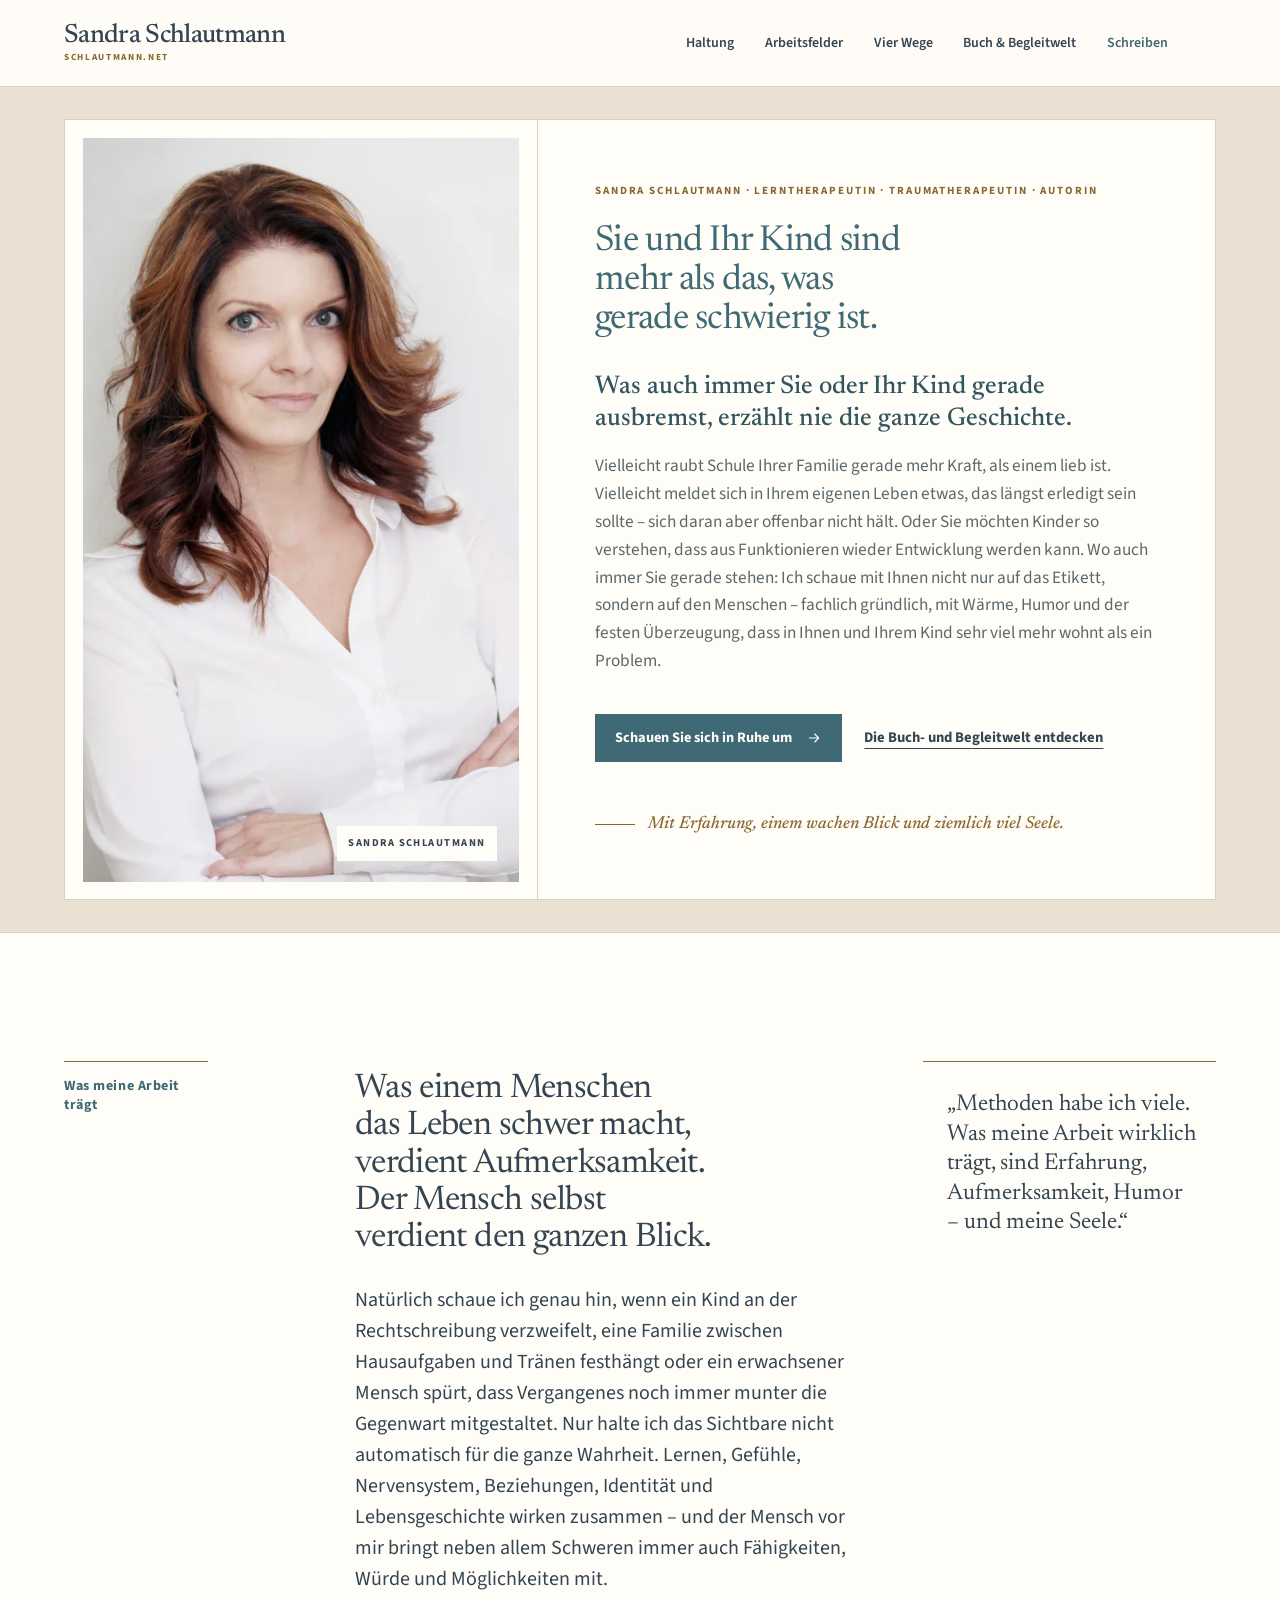
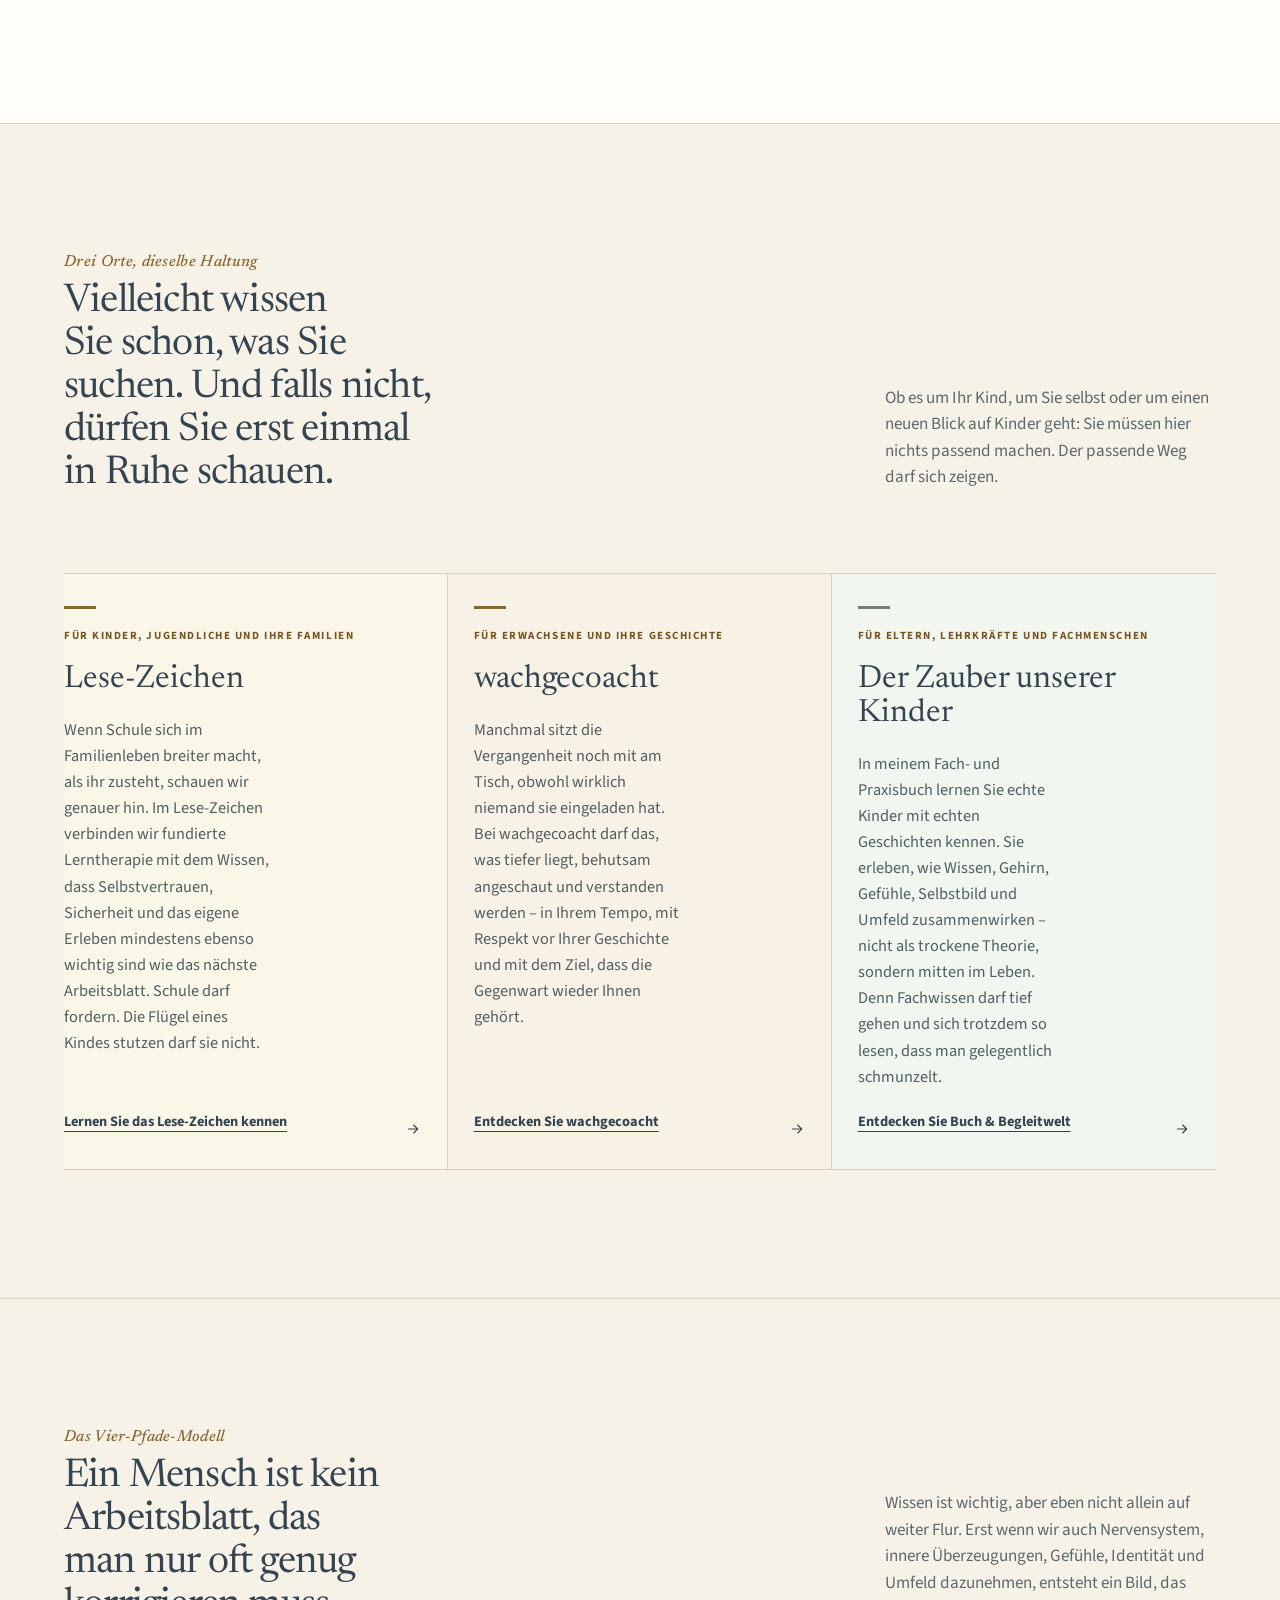
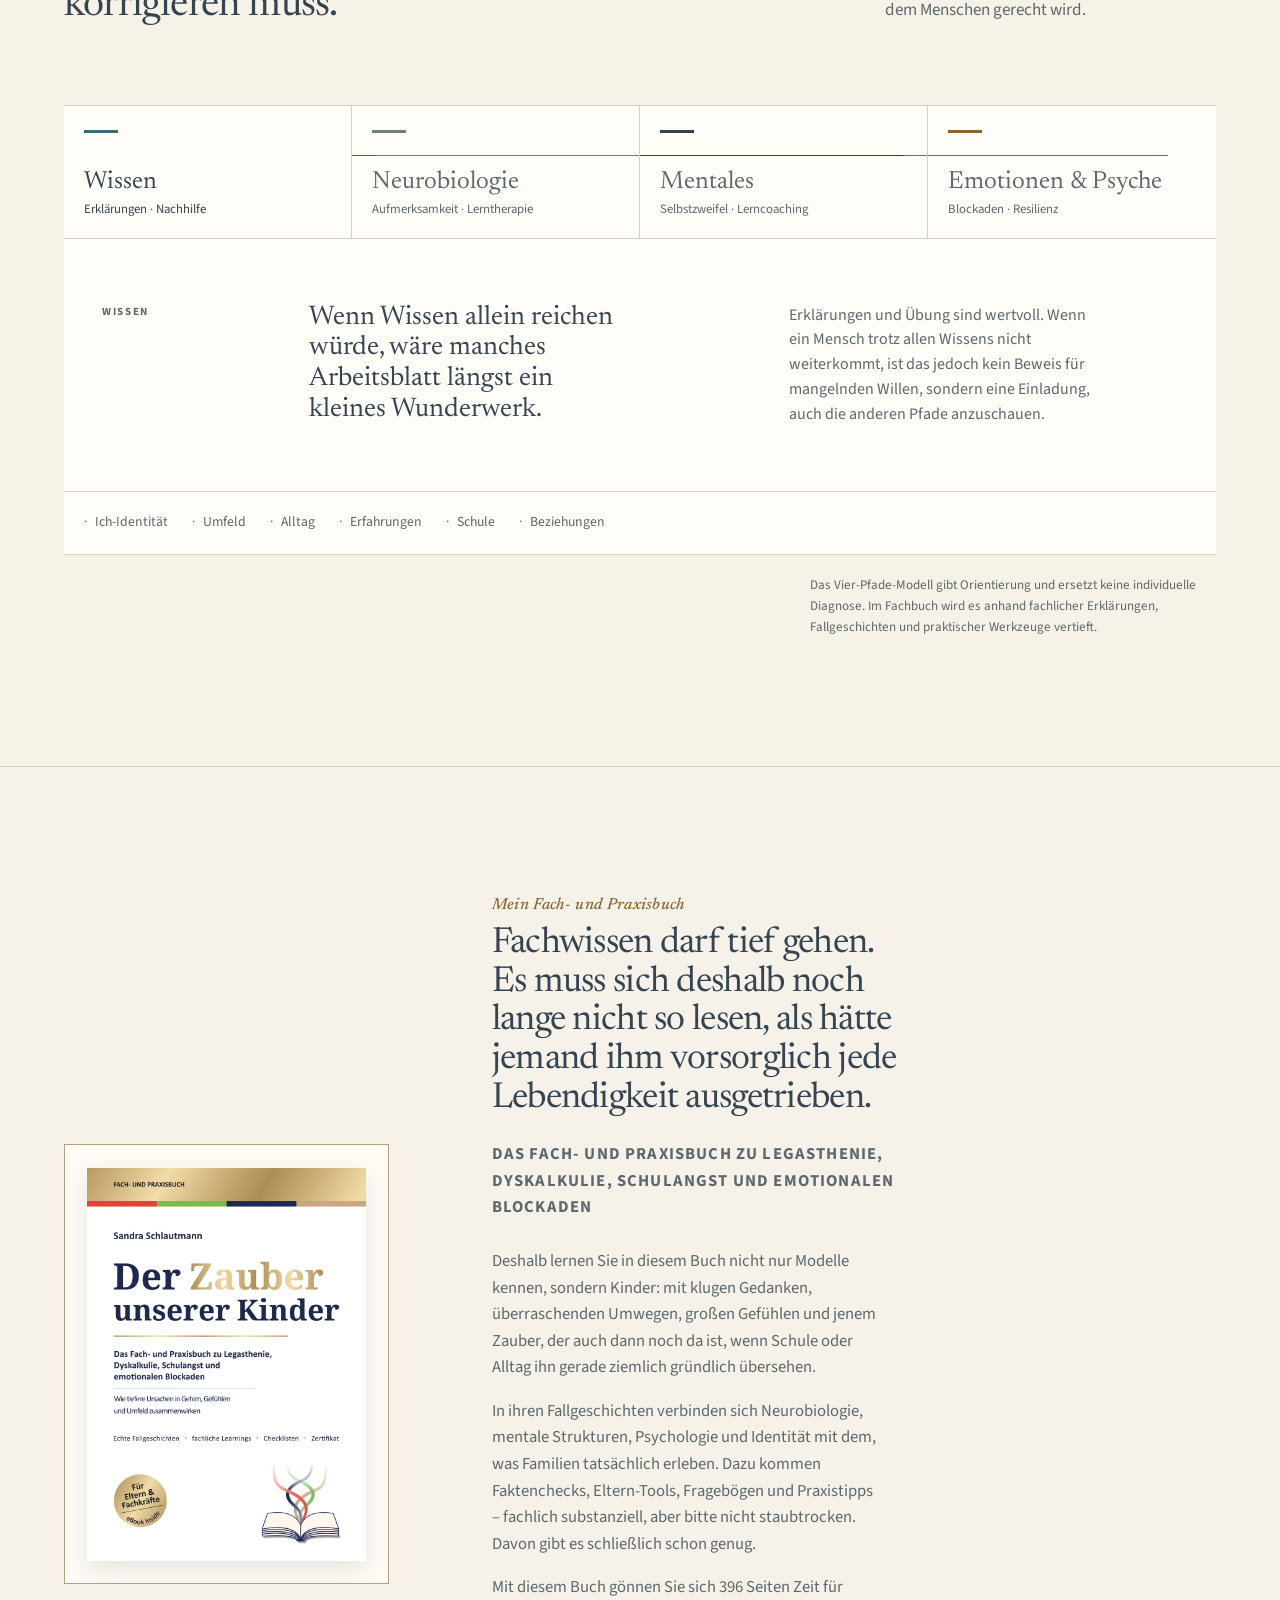
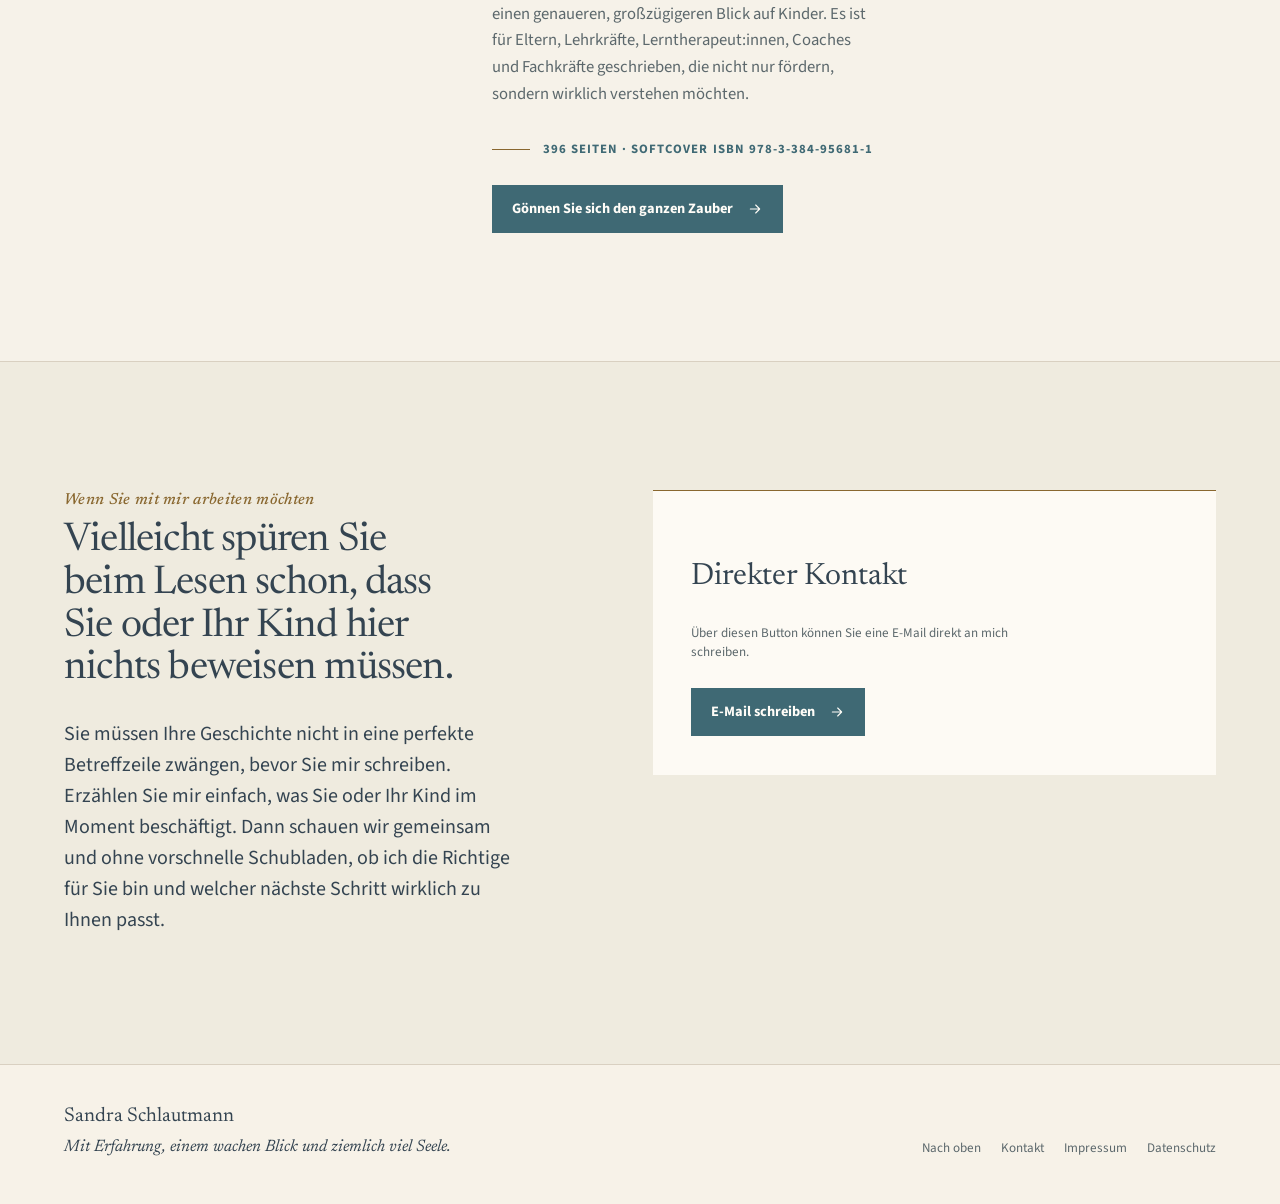
<file: index.html>
<!DOCTYPE html>
<html lang="de">
  <head>
    <meta name="robots" content="noindex,nofollow,noarchive">
    <meta charset="utf-8">
    <meta name="viewport" content="width=device-width, initial-scale=1">
    <meta name="description" content="Sandra Schlautmann begleitet Kinder, Familien und Erwachsene mit Lerntherapie, Traumatherapie und ihrem Fachbuch Der Zauber unserer Kinder samt Begleitwelt – fachlich tief, menschlich und mit Humor.">
    <meta name="theme-color" content="#f7f2e8">
    <title>Mehr als das, was gerade schwierig ist · Sandra Schlautmann</title>
    <link rel="icon" href="data:image/svg+xml,%3Csvg xmlns='http://www.w3.org/2000/svg' viewBox='0 0 64 64'%3E%3Crect width='64' height='64' fill='%23f7f2e8'/%3E%3Ctext x='32' y='43' text-anchor='middle' font-family='Georgia,serif' font-size='38' fill='%23344551'%3ES%3C/text%3E%3C/svg%3E">
    <link rel="stylesheet" href="styles.css">
  </head>
  <body>
    <a class="skip-link" href="#main-content">Zum Inhalt springen</a>

    <header class="site-header" data-header>
      <div class="container header-inner">
        <a class="wordmark" href="#top" aria-label="Sandra Schlautmann, Startseite">
          <span class="wordmark-name">Sandra Schlautmann</span>
          <span class="wordmark-domain">schlautmann.net</span>
        </a>

        <nav class="site-nav" id="primary-navigation" data-nav aria-label="Hauptnavigation">
          <a href="#haltung">Haltung</a>
          <a href="#arbeitsfelder">Arbeitsfelder</a>
          <a href="#pfade">Vier Wege</a>
          <a href="zauber/">Buch &amp; Begleitwelt</a>
          <a class="nav-contact" href="#kontakt">Schreiben</a>
        </nav>

        <div class="header-tools">
          <button class="menu-toggle" type="button" data-menu-toggle aria-expanded="false" aria-controls="primary-navigation" aria-label="Menü öffnen">
            <svg class="icon icon-menu" aria-hidden="true" viewBox="0 0 24 24" fill="none"><path d="M4 7h16M4 12h16M4 17h16"/></svg>
          </button>
        </div>
      </div>
    </header>

    <main id="main-content">
      <section class="hero" id="top" aria-labelledby="hero-title">
        <div class="container hero-grid">
          <figure class="hero-portrait">
            <img src="assets/sandra-editorial.webp" width="1526" height="900" alt="Sandra Schlautmann im editorialen Portrait" fetchpriority="high">
            <figcaption>Sandra Schlautmann</figcaption>
          </figure>
          <div class="hero-copy">
            <p class="hero-context">Sandra Schlautmann · Lerntherapeutin · Traumatherapeutin · Autorin</p>
            <h1 id="hero-title">Sie und Ihr Kind sind mehr als das, was gerade schwierig ist.</h1>
            <p class="hero-thesis">Was auch immer Sie oder Ihr Kind gerade ausbremst, erzählt nie die ganze Geschichte.</p>
            <p class="hero-lead">Vielleicht raubt Schule Ihrer Familie gerade mehr Kraft, als einem lieb ist. Vielleicht meldet sich in Ihrem eigenen Leben etwas, das längst erledigt sein sollte – sich daran aber offenbar nicht hält. Oder Sie möchten Kinder so verstehen, dass aus Funktionieren wieder Entwicklung werden kann. Wo auch immer Sie gerade stehen: Ich schaue mit Ihnen nicht nur auf das Etikett, sondern auf den Menschen – fachlich gründlich, mit Wärme, Humor und der festen Überzeugung, dass in Ihnen und Ihrem Kind sehr viel mehr wohnt als ein Problem.</p>
            <div class="hero-actions">
              <a class="button button-primary" href="#arbeitsfelder">Schauen Sie sich in Ruhe um <svg class="icon icon-arrow" aria-hidden="true" viewBox="0 0 24 24" fill="none"><path d="M5 12h13M13 6l6 6-6 6"/></svg></a>
              <a class="text-link" href="zauber/">Die Buch- und Begleitwelt entdecken</a>
            </div>
            <div class="hero-signature">
              <span class="signature-line"></span>
              <span>Mit Erfahrung, einem wachen Blick und ziemlich viel Seele.</span>
            </div>
          </div>
        </div>
      </section>

      <section class="stance section-rule" id="haltung" aria-labelledby="stance-title">
        <div class="container stance-grid">
          <div class="section-label">Was meine Arbeit trägt</div>
          <div class="stance-copy">
            <h2 id="stance-title">Was einem Menschen das Leben schwer macht, verdient Aufmerksamkeit. Der Mensch selbst verdient den ganzen Blick.</h2>
            <p class="lead-copy">Natürlich schaue ich genau hin, wenn ein Kind an der Rechtschreibung verzweifelt, eine Familie zwischen Hausaufgaben und Tränen festhängt oder ein erwachsener Mensch spürt, dass Vergangenes noch immer munter die Gegenwart mitgestaltet. Nur halte ich das Sichtbare nicht automatisch für die ganze Wahrheit. Lernen, Gefühle, Nervensystem, Beziehungen, Identität und Lebensgeschichte wirken zusammen – und der Mensch vor mir bringt neben allem Schweren immer auch Fähigkeiten, Würde und Möglichkeiten mit.</p>
          </div>
          <blockquote class="pullquote">„Methoden habe ich viele. Was meine Arbeit wirklich trägt, sind Erfahrung, Aufmerksamkeit, Humor – und meine Seele.“</blockquote>
        </div>
      </section>

      <section class="fields section-rule" id="arbeitsfelder" aria-labelledby="fields-title">
        <div class="container">
          <div class="section-heading split-heading">
            <div>
              <p class="section-label">Drei Orte, dieselbe Haltung</p>
              <h2 id="fields-title">Vielleicht wissen Sie schon, was Sie suchen. Und falls nicht, dürfen Sie erst einmal in Ruhe schauen.</h2>
            </div>
            <p>Ob es um Ihr Kind, um Sie selbst oder um einen neuen Blick auf Kinder geht: Sie müssen hier nichts passend machen. Der passende Weg darf sich zeigen.</p>
          </div>

          <div class="field-list field-list--columns">
              <a class="field-row" href="https://lese-zeichen.com/">
                <span class="field-mark field-mark-yellow" aria-hidden="true"></span>
                <span class="field-phase">Für Kinder, Jugendliche und ihre Familien</span>
                <span class="field-name">Lese-Zeichen</span>
                <span class="field-description">Wenn Schule sich im Familienleben breiter macht, als ihr zusteht, schauen wir genauer hin. Im Lese-Zeichen verbinden wir fundierte Lerntherapie mit dem Wissen, dass Selbstvertrauen, Sicherheit und das eigene Erleben mindestens ebenso wichtig sind wie das nächste Arbeitsblatt. Schule darf fordern. Die Flügel eines Kindes stutzen darf sie nicht.</span>
                <span class="field-cta">Lernen Sie das Lese-Zeichen kennen</span>
                <svg class="icon icon-arrow field-arrow" aria-hidden="true" viewBox="0 0 24 24" fill="none"><path d="M5 12h13M13 6l6 6-6 6"/></svg>
              </a>
              <a class="field-row" href="https://wachgecoacht.de/">
                <span class="field-mark field-mark-gold" aria-hidden="true"></span>
                <span class="field-phase">Für Erwachsene und ihre Geschichte</span>
                <span class="field-name">wachgecoacht</span>
                <span class="field-description">Manchmal sitzt die Vergangenheit noch mit am Tisch, obwohl wirklich niemand sie eingeladen hat. Bei wachgecoacht darf das, was tiefer liegt, behutsam angeschaut und verstanden werden – in Ihrem Tempo, mit Respekt vor Ihrer Geschichte und mit dem Ziel, dass die Gegenwart wieder Ihnen gehört.</span>
                <span class="field-cta">Entdecken Sie wachgecoacht</span>
                <svg class="icon icon-arrow field-arrow" aria-hidden="true" viewBox="0 0 24 24" fill="none"><path d="M5 12h13M13 6l6 6-6 6"/></svg>
              </a>
              <a class="field-row" href="zauber/">
                <span class="field-mark field-mark-green" aria-hidden="true"></span>
                <span class="field-phase">Für Eltern, Lehrkräfte und Fachmenschen</span>
                <span class="field-name">Der Zauber unserer Kinder</span>
                <span class="field-description">In meinem Fach- und Praxisbuch lernen Sie echte Kinder mit echten Geschichten kennen. Sie erleben, wie Wissen, Gehirn, Gefühle, Selbstbild und Umfeld zusammenwirken – nicht als trockene Theorie, sondern mitten im Leben. Denn Fachwissen darf tief gehen und sich trotzdem so lesen, dass man gelegentlich schmunzelt.</span>
                <span class="field-cta">Entdecken Sie Buch &amp; Begleitwelt</span>
                <svg class="icon icon-arrow field-arrow" aria-hidden="true" viewBox="0 0 24 24" fill="none"><path d="M5 12h13M13 6l6 6-6 6"/></svg>
              </a>
          </div>
        </div>
      </section>

      <section class="paths section-rule" id="pfade" aria-labelledby="paths-title">
        <div class="container">
          <div class="section-heading paths-heading">
            <div>
              <p class="section-label">Das Vier-Pfade-Modell</p>
              <h2 id="paths-title">Ein Mensch ist kein Arbeitsblatt, das man nur oft genug korrigieren muss.</h2>
            </div>
            <p>Wissen ist wichtig, aber eben nicht allein auf weiter Flur. Erst wenn wir auch Nervensystem, innere Überzeugungen, Gefühle, Identität und Umfeld dazunehmen, entsteht ein Bild, das dem Menschen gerecht wird.</p>
          </div>

          <div class="path-map" data-path-map>
            <div class="path-rail" aria-hidden="true"><span></span><span></span><span></span><span></span></div>
            <div class="path-tabs" role="tablist" aria-label="Vier fachliche Perspektiven">
              <button class="path-tab is-active" id="tab-wissen" type="button" role="tab" aria-selected="true" aria-controls="panel-wissen" data-path="wissen"><span>Wissen</span><small>Erklärungen · Nachhilfe</small></button>
              <button class="path-tab" id="tab-neurobiologie" type="button" role="tab" aria-selected="false" aria-controls="panel-neurobiologie" data-path="neurobiologie" tabindex="-1"><span>Neurobiologie</span><small>Aufmerksamkeit · Lerntherapie</small></button>
              <button class="path-tab" id="tab-mentales" type="button" role="tab" aria-selected="false" aria-controls="panel-mentales" data-path="mentales" tabindex="-1"><span>Mentales</span><small>Selbstzweifel · Lerncoaching</small></button>
              <button class="path-tab" id="tab-emotionen" type="button" role="tab" aria-selected="false" aria-controls="panel-emotionen" data-path="emotionen" tabindex="-1"><span>Emotionen &amp; Psyche</span><small>Blockaden · Resilienz</small></button>
            </div>

            <div class="path-panels">
              <div class="path-panel is-active" id="panel-wissen" role="tabpanel" aria-labelledby="tab-wissen" data-panel="wissen">
                <div class="panel-kicker">Wissen</div>
                <h3>Wenn Wissen allein reichen würde, wäre manches Arbeitsblatt längst ein kleines Wunderwerk.</h3>
                <p>Erklärungen und Übung sind wertvoll. Wenn ein Mensch trotz allen Wissens nicht weiterkommt, ist das jedoch kein Beweis für mangelnden Willen, sondern eine Einladung, auch die anderen Pfade anzuschauen.</p>
              </div>
              <div class="path-panel" id="panel-neurobiologie" role="tabpanel" aria-labelledby="tab-neurobiologie" data-panel="neurobiologie" hidden>
                <div class="panel-kicker">Neurobiologie</div>
                <h3>Ein Gehirn lernt am liebsten dann, wenn es nicht gerade mit Überleben beschäftigt ist.</h3>
                <p>Aufmerksamkeit, Wahrnehmung und das Gefühl von Sicherheit entscheiden mit, was ein Mensch aufnehmen und umsetzen kann. Ein Nervensystem lässt sich nun einmal nur begrenzt mit „Konzentrier dich gefälligst!“ beeindrucken.</p>
              </div>
              <div class="path-panel" id="panel-mentales" role="tabpanel" aria-labelledby="tab-mentales" data-panel="mentales" hidden>
                <div class="panel-kicker">Mentales</div>
                <h3>Manche Handbremse sitzt nicht am Wissen, sondern mitten im eigenen Denken.</h3>
                <p>Selbstzweifel, Erwartungen und frühere Erfahrungen prägen, was wir uns zutrauen. Werden diese inneren Sätze sichtbar, können aus „Das schaffe ich nie“ wieder Möglichkeiten werden, die vorher schlicht keinen Platz hatten.</p>
              </div>
              <div class="path-panel" id="panel-emotionen" role="tabpanel" aria-labelledby="tab-emotionen" data-panel="emotionen" hidden>
                <div class="panel-kicker">Emotionen &amp; Psyche</div>
                <h3>Gefühle tauchen selten auf, nur um uns den Tag ein wenig komplizierter zu machen.</h3>
                <p>Angst, Rückzug oder innere Unruhe erzählen von Erfahrungen, Beziehungen und Bedürfnissen. Wir müssen nicht jedes Gefühl zum Chef erklären – aber zuhören sollten wir ihm schon.</p>
              </div>
            </div>

            <div class="path-context" role="group" aria-label="Umgebende Zusammenhänge">
              <span>Ich-Identität</span><span>Umfeld</span><span>Alltag</span><span>Erfahrungen</span><span>Schule</span><span>Beziehungen</span>
            </div>
          </div>
          <p class="path-note">Das Vier-Pfade-Modell gibt Orientierung und ersetzt keine individuelle Diagnose. Im Fachbuch wird es anhand fachlicher Erklärungen, Fallgeschichten und praktischer Werkzeuge vertieft.</p>
        </div>
      </section>

      <section class="book section-rule" id="buch" aria-labelledby="book-title">
        <div class="container book-grid">
          <figure class="book-cover">
            <img src="assets/buchcover-vorderseite.webp" width="900" height="1270" alt="Buchcover: Der Zauber unserer Kinder">
          </figure>
          <div class="book-copy">
            <p class="section-label">Mein Fach- und Praxisbuch</p>
            <h2 id="book-title">Fachwissen darf tief gehen. Es muss sich deshalb noch lange nicht so lesen, als hätte jemand ihm vorsorglich jede Lebendigkeit ausgetrieben.</h2>
            <p class="book-subtitle">Das Fach- und Praxisbuch zu Legasthenie, Dyskalkulie, Schulangst und emotionalen Blockaden</p>
            <p class="lead-copy">Deshalb lernen Sie in diesem Buch nicht nur Modelle kennen, sondern Kinder: mit klugen Gedanken, überraschenden Umwegen, großen Gefühlen und jenem Zauber, der auch dann noch da ist, wenn Schule oder Alltag ihn gerade ziemlich gründlich übersehen.</p>
            
            <p>In ihren Fallgeschichten verbinden sich Neurobiologie, mentale Strukturen, Psychologie und Identität mit dem, was Familien tatsächlich erleben. Dazu kommen Faktenchecks, Eltern-Tools, Fragebögen und Praxistipps – fachlich substanziell, aber bitte nicht staubtrocken. Davon gibt es schließlich schon genug.</p>
            <p>Mit diesem Buch gönnen Sie sich 396 Seiten Zeit für einen genaueren, großzügigeren Blick auf Kinder. Es ist für Eltern, Lehrkräfte, Lerntherapeut:innen, Coaches und Fachkräfte geschrieben, die nicht nur fördern, sondern wirklich verstehen möchten.</p>
            <div class="book-meta">
              <span class="book-meta-line"></span>
              <span>396 Seiten · Softcover ISBN 978-3-384-95681-1</span>
            </div>
            <a class="button button-primary" href="https://shop.tredition.com/booktitle/der-zauber-unserer-kinder/W-691-632-919">Gönnen Sie sich den ganzen Zauber <svg class="icon icon-arrow" aria-hidden="true" viewBox="0 0 24 24" fill="none"><path d="M5 12h13M13 6l6 6-6 6"/></svg></a>
          </div>
        </div>
      </section>

      <section class="contact section-rule" id="kontakt" aria-labelledby="contact-title">
        <div class="container contact-grid">
          <div>
            <p class="section-label">Wenn Sie mit mir arbeiten möchten</p>
            <h2 id="contact-title">Vielleicht spüren Sie beim Lesen schon, dass Sie oder Ihr Kind hier nichts beweisen müssen.</h2>
            <p class="lead-copy">Sie müssen Ihre Geschichte nicht in eine perfekte Betreffzeile zwängen, bevor Sie mir schreiben. Erzählen Sie mir einfach, was Sie oder Ihr Kind im Moment beschäftigt. Dann schauen wir gemeinsam und ohne vorschnelle Schubladen, ob ich die Richtige für Sie bin und welcher nächste Schritt wirklich zu Ihnen passt.</p>
          </div>
          <div class="contact-form" role="region" aria-labelledby="contact-form-title">
            <h3 id="contact-form-title">Direkter Kontakt</h3>
            <p class="form-note">Über diesen Button können Sie eine E-Mail direkt an mich schreiben.</p>
            <a class="button button-primary" href="mailto:sandra@schlautmann.net?subject=Kontakt%20%C3%BCber%20Webseite">E-Mail schreiben <svg class="icon icon-arrow" aria-hidden="true" viewBox="0 0 24 24" fill="none"><path d="M5 12h13M13 6l6 6-6 6"/></svg></a>
          </div>
        </div>
      </section>
    </main>

    <footer class="site-footer">
      <div class="container footer-inner">
        <div>
          <span class="footer-wordmark">Sandra Schlautmann</span>
          <span class="footer-note">Mit Erfahrung, einem wachen Blick und ziemlich viel Seele.</span>
        </div>
        <nav aria-label="Fußnavigation" class="footer-nav">
          <a href="#top">Nach oben</a>
          <a href="#kontakt">Kontakt</a>
          <a href="impressum.html">Impressum</a>
          <a href="datenschutz.html">Datenschutz</a>
        </nav>
      </div>
    </footer>

    <script type="module" src="script.js"></script>
  </body>
</html>
</file>
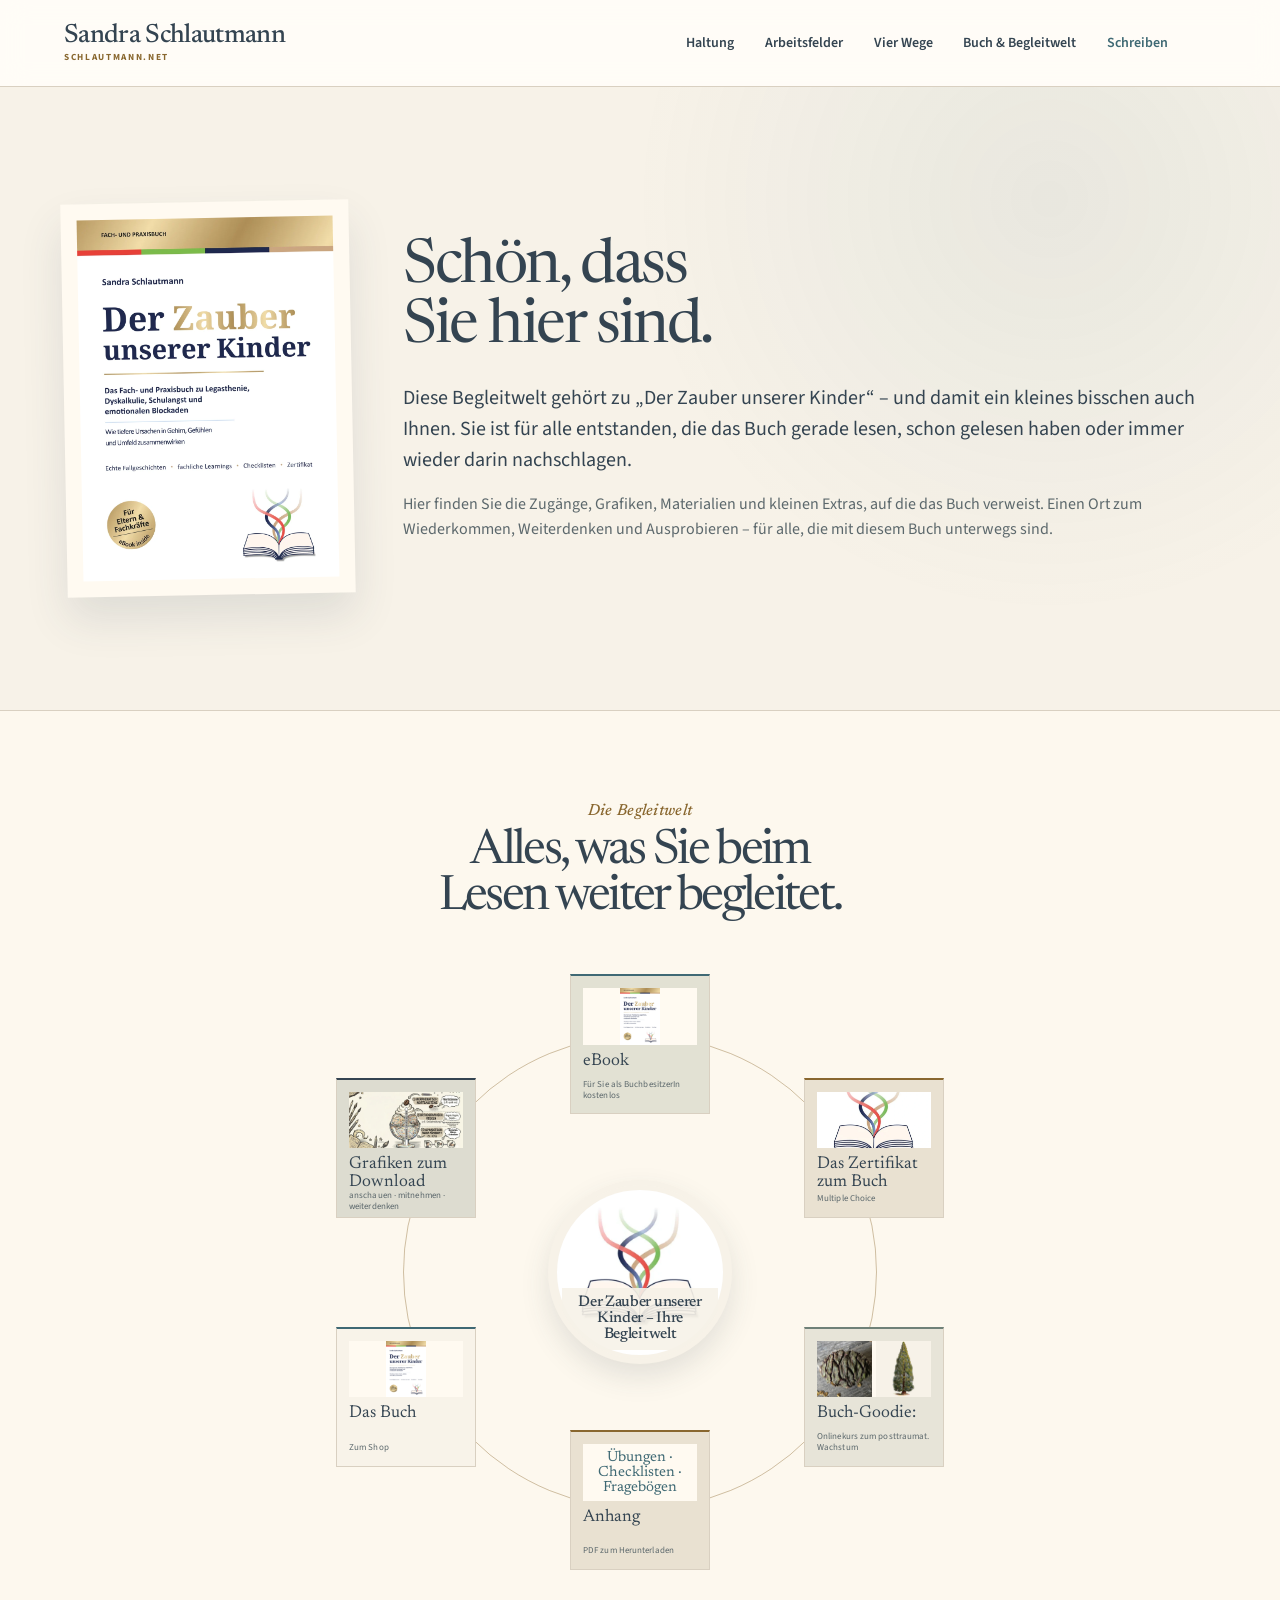
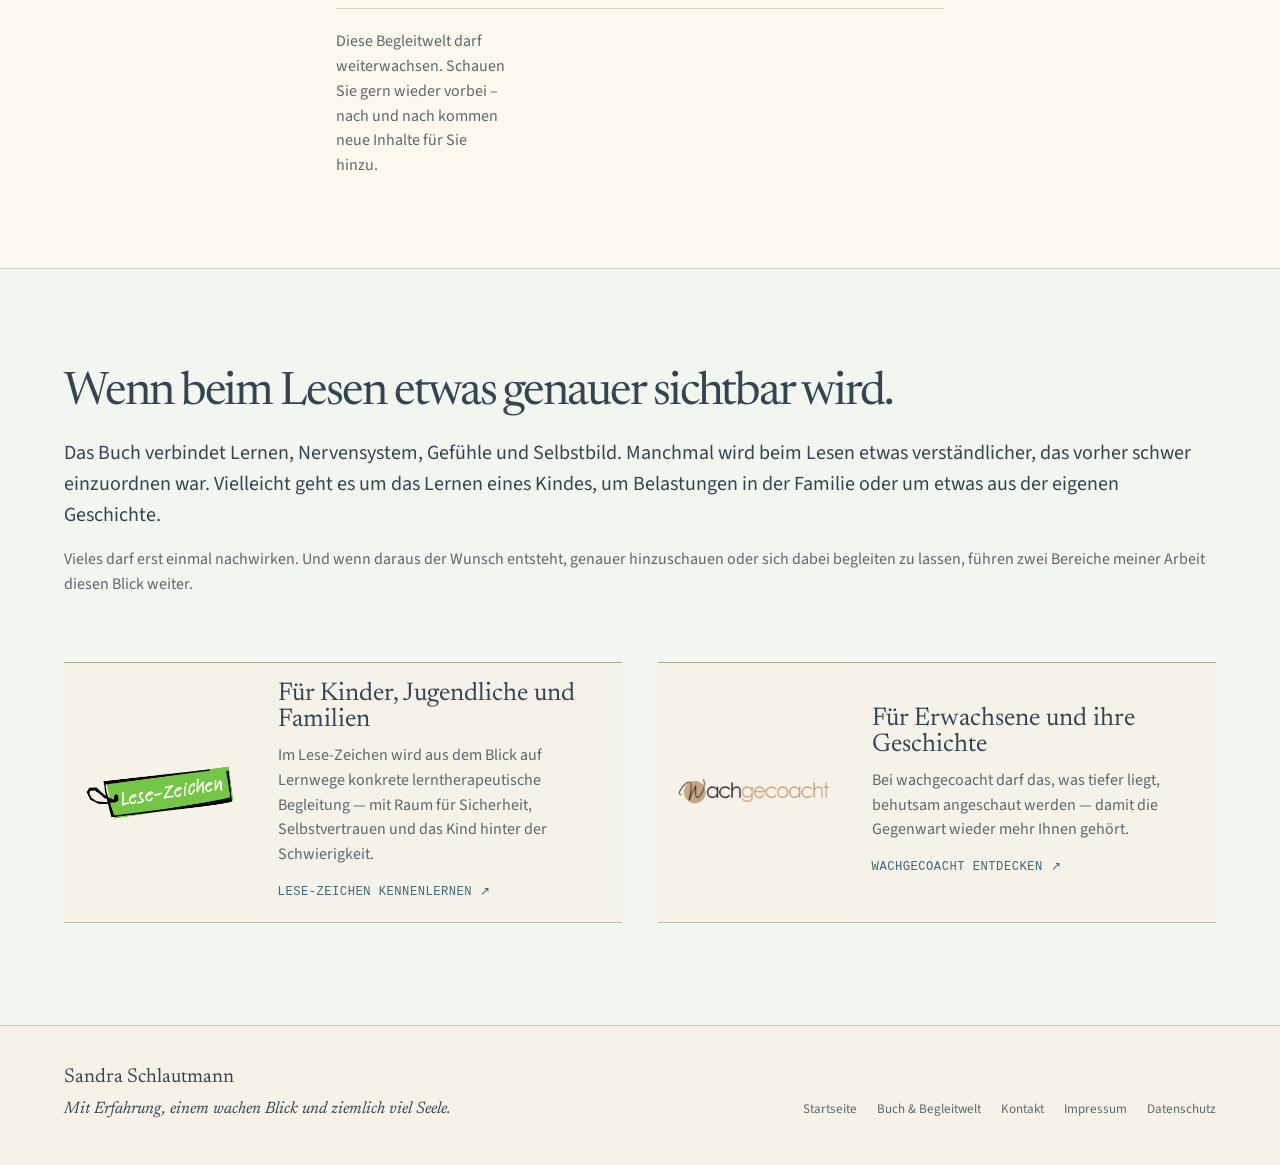
<file: zauber/index.html>
<!DOCTYPE html>
<html lang="de">
  <head>
    <meta name="robots" content="noindex,nofollow,noarchive">
    <meta charset="utf-8">
    <meta name="viewport" content="width=device-width, initial-scale=1">
    <meta name="description" content="Willkommen in der Begleitwelt zu „Der Zauber unserer Kinder“: eBook, Zertifikat, Onlinekurs, Anhang und Grafiken zum Download.">
    <meta name="theme-color" content="#f7f2e8">
    <link rel="canonical" href="https://schlautmann.net/zauber/">
    <title>Die Begleitwelt zum Buch · Sandra Schlautmann</title>
    <link rel="icon" href="data:image/svg+xml,%3Csvg xmlns='http://www.w3.org/2000/svg' viewBox='0 0 64 64'%3E%3Crect width='64' height='64' fill='%23f7f2e8'/%3E%3Ctext x='32' y='43' text-anchor='middle' font-family='Georgia,serif' font-size='38' fill='%23344551'%3ES%3C/text%3E%3C/svg%3E">
    <link rel="stylesheet" href="../styles.css?v=20260922-1745">
  </head>
  <body>
    <a class="skip-link" href="#main-content">Zum Inhalt springen</a>

    <header class="site-header" data-header>
      <div class="container header-inner">
        <a class="wordmark" href="../index.html" aria-label="Sandra Schlautmann, Startseite">
          <span class="wordmark-name">Sandra Schlautmann</span>
          <span class="wordmark-domain">schlautmann.net</span>
        </a>
        <nav class="site-nav" id="primary-navigation" data-nav aria-label="Hauptnavigation">
          <a href="../index.html#haltung">Haltung</a>
          <a href="../index.html#arbeitsfelder">Arbeitsfelder</a>
          <a href="../index.html#pfade">Vier Wege</a>
          <a href="./" aria-current="page">Buch &amp; Begleitwelt</a>
          <a class="nav-contact" href="../index.html#kontakt">Schreiben</a>
        </nav>
        <div class="header-tools">
          <button class="menu-toggle" type="button" data-menu-toggle aria-expanded="false" aria-controls="primary-navigation" aria-label="Menü öffnen">
            <svg class="icon icon-menu" aria-hidden="true" viewBox="0 0 24 24" fill="none"><path d="M4 7h16M4 12h16M4 17h16"/></svg>
          </button>
        </div>
      </div>
    </header>

    <main id="main-content" class="zauber-page zauber-companion-page">
      <section class="zauber-welcome" aria-labelledby="welcome-title">
        <div class="container zauber-welcome-grid">
          <figure class="zauber-welcome-cover">
            <a href="../buch.html" aria-label="Zur Buchvorstellung von Der Zauber unserer Kinder">
              <img src="../assets/buchcover-vorderseite.webp" width="900" height="1270" fetchpriority="high" alt="Buchcover: Der Zauber unserer Kinder">
            </a>
          </figure>
          <div class="zauber-welcome-copy">
            <h1 id="welcome-title">Schön, dass Sie hier sind.</h1>
            <p class="lead-copy">Diese Begleitwelt gehört zu „Der Zauber unserer Kinder“ – und damit ein kleines bisschen auch Ihnen. Sie ist für alle entstanden, die das Buch gerade lesen, schon gelesen haben oder immer wieder darin nachschlagen.</p>
            <p>Hier finden Sie die Zugänge, Grafiken, Materialien und kleinen Extras, auf die das Buch verweist. Einen Ort zum Wiederkommen, Weiterdenken und Ausprobieren – für alle, die mit diesem Buch unterwegs sind.</p>
          </div>
        </div>
      </section>

      <section class="zauber-circle-section section-rule" id="begleitwelt" aria-labelledby="circle-title">
        <div class="container">
          <div class="zauber-circle-heading">
            <p class="section-label">Die Begleitwelt</p>
            <h2 id="circle-title">Alles, was Sie beim Lesen weiter begleitet.</h2>
          </div>

          <nav class="zauber-orbit zauber-orbit--filled" aria-label="Begleitwelt zum Buch">
            <div class="zauber-orbit-center zauber-orbit-center--graphic">
              <img src="../assets/zauber/vier-pfade-buch.webp" width="900" height="900" alt="Skizziertes Buch mit vier bunten Pfaden aus dem Buchcover.">
              <span>Der Zauber unserer Kinder – Ihre Begleitwelt</span>
            </div>

            <a class="zauber-orbit-tile zauber-orbit-tile--ebook" href="#ebook-status">
              <span class="zauber-orbit-media zauber-orbit-media--cover"><img src="../assets/buchcover-vorderseite.webp" width="900" height="1270" alt="Buchcover als Gestaltung für das eBook"></span>
              <span class="zauber-orbit-copy"><strong>eBook</strong><small>Für Sie als BuchbesitzerIn kostenlos</small></span>
            </a>

            <a class="zauber-orbit-tile zauber-orbit-tile--graphics" href="grafiken/">
              <span class="zauber-orbit-media"><img src="../assets/zauber/eisbecher.webp" width="1280" height="691" alt="Eisbecher-Grafik als Beispiel für die Buchgrafiken zum Download"></span>
              <span class="zauber-orbit-copy"><strong>Grafiken zum Download</strong><small>anschauen · mitnehmen · weiterdenken</small></span>
            </a>

            <a class="zauber-orbit-tile zauber-orbit-tile--certificate" href="zertifikat/">
              <span class="zauber-orbit-media"><img src="../assets/zauber/vier-pfade-zertifikat.webp" width="900" height="900" alt="Skizziertes Buch mit vier bunten Pfaden und vier Fragezeichen für das Zertifikat zum Buch."></span>
              <span class="zauber-orbit-copy"><strong>Das Zertifikat zum Buch</strong><small>Multiple Choice</small></span>
            </a>

            <a class="zauber-orbit-tile zauber-orbit-tile--growth" href="posttraumatisches-wachstum/" aria-label="Buch-Goodie: Onlinekurs zum posttraumat. Wachstum">
              <span class="zauber-orbit-media zauber-orbit-media--duo">
                <img src="../assets/zauber/mammutbaum-zapfen.webp" width="900" height="900" alt="Mammutbaumzapfen mit Samen">
                <img src="../assets/zauber/mammutbaum.webp" width="900" height="900" alt="Historische Illustration eines Riesenmammutbaums">
              </span>
              <span class="zauber-orbit-copy"><strong>Buch-Goodie:</strong><small>Onlinekurs zum posttraumat. Wachstum</small></span>
            </a>

            <a class="zauber-orbit-tile zauber-orbit-tile--appendix" href="anhang/">
              <span class="zauber-orbit-media zauber-orbit-media--words" aria-hidden="true">Übungen · Checklisten · Fragebögen</span>
              <span class="zauber-orbit-copy"><strong>Anhang</strong><small>PDF zum Herunterladen</small></span>
            </a>

            <a class="zauber-orbit-tile zauber-orbit-tile--book" href="https://shop.tredition.com/booktitle/der-zauber-unserer-kinder/W-691-632-919" target="_blank" rel="noopener noreferrer">
              <span class="zauber-orbit-media zauber-orbit-media--cover"><img src="../assets/buchcover-vorderseite.webp" width="900" height="1270" alt="Buchcover von Der Zauber unserer Kinder"></span>
              <span class="zauber-orbit-copy"><strong>Das Buch</strong><small>Zum Shop</small></span>
            </a>
          </nav>

          <div class="zauber-circle-status" id="ebook-status">
            <p>Diese Begleitwelt darf weiterwachsen. Schauen Sie gern wieder vorbei – nach und nach kommen neue Inhalte für Sie hinzu.</p>
          </div>
        </div>
      </section>

      <section class="zauber-partners section-rule" aria-labelledby="partners-title">
        <div class="container">
          <div class="zauber-partners-heading">
            <h2 id="partners-title">Wenn beim Lesen etwas genauer sichtbar wird.</h2>
            <p class="lead-copy">Das Buch verbindet Lernen, Nervensystem, Gefühle und Selbstbild. Manchmal wird beim Lesen etwas verständlicher, das vorher schwer einzuordnen war. Vielleicht geht es um das Lernen eines Kindes, um Belastungen in der Familie oder um etwas aus der eigenen Geschichte.</p>
            <p class="zauber-partners-note">Vieles darf erst einmal nachwirken. Und wenn daraus der Wunsch entsteht, genauer hinzuschauen oder sich dabei begleiten zu lassen, führen zwei Bereiche meiner Arbeit diesen Blick weiter.</p>
          </div>

          <div class="zauber-partner-grid">
            <a class="zauber-partner" href="https://lese-zeichen.com/" target="_blank" rel="noopener noreferrer">
              <span class="zauber-partner-logo"><img src="../assets/partners/lese-zeichen-logo.png" width="600" height="250" alt="Logo Lese-Zeichen"></span>
              <span class="zauber-partner-copy"><strong>Für Kinder, Jugendliche und Familien</strong><span>Im Lese-Zeichen wird aus dem Blick auf Lernwege konkrete lerntherapeutische Begleitung — mit Raum für Sicherheit, Selbstvertrauen und das Kind hinter der Schwierigkeit.</span><em>Lese-Zeichen kennenlernen <span aria-hidden="true">↗</span></em></span>
            </a>
            <a class="zauber-partner" href="https://wachgecoacht.de/" target="_blank" rel="noopener noreferrer">
              <span class="zauber-partner-logo"><img src="../assets/partners/wachgecoacht-logo.png" width="765" height="144" alt="Logo wachgecoacht"></span>
              <span class="zauber-partner-copy"><strong>Für Erwachsene und ihre Geschichte</strong><span>Bei wachgecoacht darf das, was tiefer liegt, behutsam angeschaut werden — damit die Gegenwart wieder mehr Ihnen gehört.</span><em>wachgecoacht entdecken <span aria-hidden="true">↗</span></em></span>
            </a>
          </div>
        </div>
      </section>
    </main>

    <footer class="site-footer">
      <div class="container footer-inner">
        <div><span class="footer-wordmark">Sandra Schlautmann</span><span class="footer-note">Mit Erfahrung, einem wachen Blick und ziemlich viel Seele.</span></div>
        <nav aria-label="Fußnavigation" class="footer-nav"><a href="../index.html">Startseite</a><a href="./" aria-current="page">Buch &amp; Begleitwelt</a><a href="../index.html#kontakt">Kontakt</a><a href="../impressum.html">Impressum</a><a href="../datenschutz.html">Datenschutz</a></nav>
      </div>
    </footer>
    <script type="module" src="../script.js"></script>
  </body>
</html>
</file>
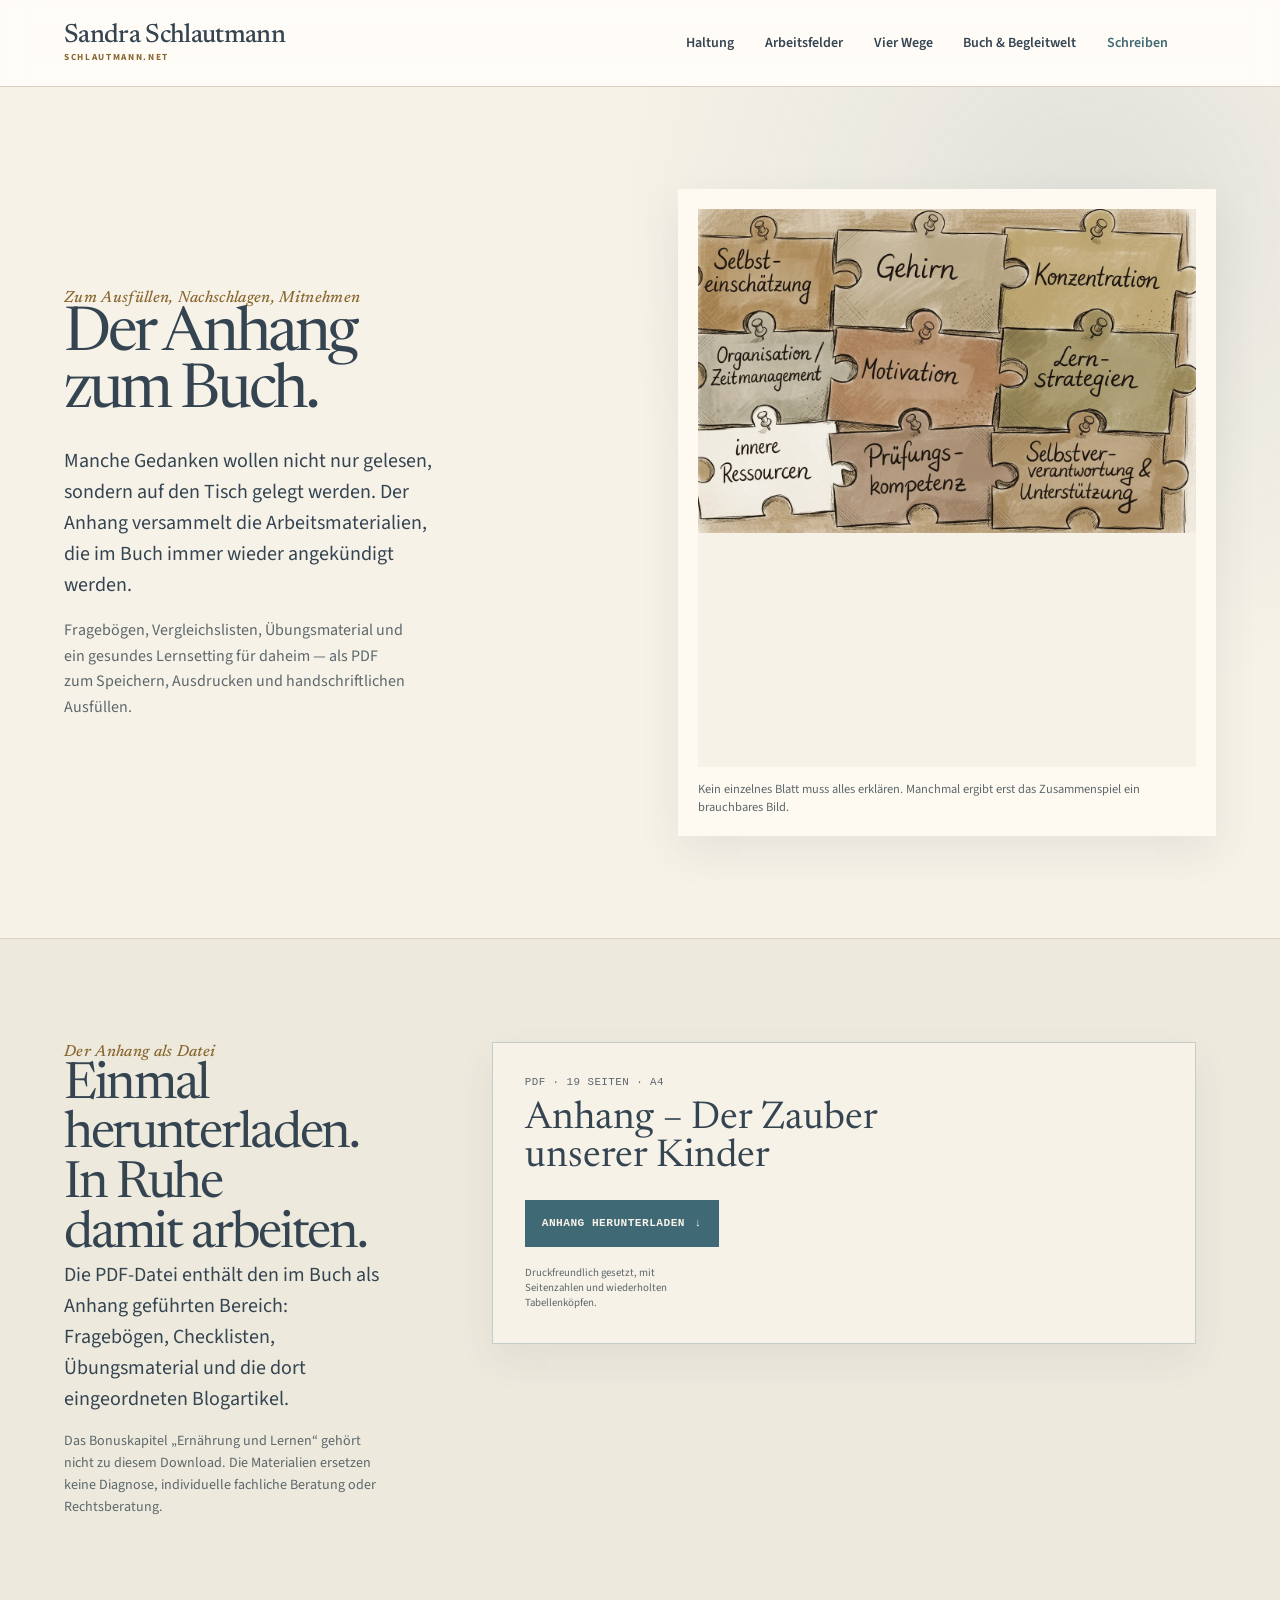
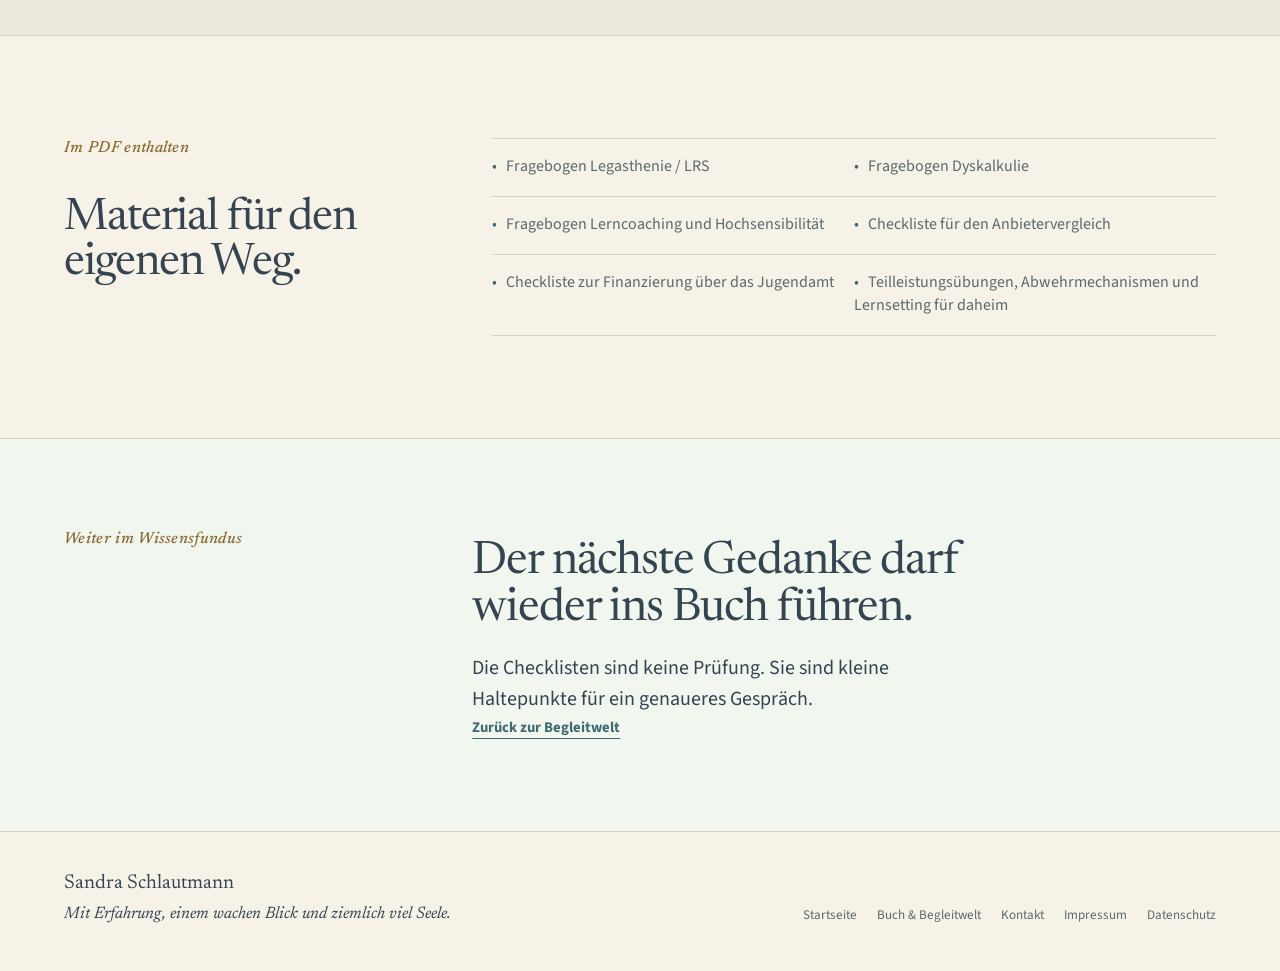
<file: zauber/anhang/index.html>
<!DOCTYPE html>
<html lang="de">
  <head>
    <meta name="robots" content="noindex,nofollow,noarchive">
    <meta charset="utf-8">
    <meta name="viewport" content="width=device-width, initial-scale=1">
    <meta name="description" content="Der Anhang zu „Der Zauber unserer Kinder“ als druckbares PDF mit Fragebögen, Checklisten und Übungsmaterial.">
    <meta name="theme-color" content="#f7f2e8">
    <link rel="canonical" href="https://schlautmann.net/zauber/anhang/">
    <title>Anhang zum Buch · Sandra Schlautmann</title>
    <link rel="icon" href="data:image/svg+xml,%3Csvg xmlns='http://www.w3.org/2000/svg' viewBox='0 0 64 64'%3E%3Crect width='64' height='64' fill='%23f7f2e8'/%3E%3Ctext x='32' y='43' text-anchor='middle' font-family='Georgia,serif' font-size='38' fill='%23344551'%3ES%3C/text%3E%3C/svg%3E">
    <link rel="stylesheet" href="../../styles.css">
  </head>
  <body>
    <a class="skip-link" href="#main-content">Zum Inhalt springen</a>
    <header class="site-header" data-header>
      <div class="container header-inner">
        <a class="wordmark" href="../../index.html" aria-label="Sandra Schlautmann, Startseite"><span class="wordmark-name">Sandra Schlautmann</span><span class="wordmark-domain">schlautmann.net</span></a>
        <nav class="site-nav" id="primary-navigation" data-nav aria-label="Hauptnavigation">
          <a href="../../index.html#haltung">Haltung</a><a href="../../index.html#arbeitsfelder">Arbeitsfelder</a><a href="../../index.html#pfade">Vier Wege</a><a href="../" aria-current="page">Buch &amp; Begleitwelt</a><a class="nav-contact" href="../../index.html#kontakt">Schreiben</a>
        </nav>
        <div class="header-tools"><button class="menu-toggle" type="button" data-menu-toggle aria-expanded="false" aria-controls="primary-navigation" aria-label="Menü öffnen"><svg class="icon icon-menu" aria-hidden="true" viewBox="0 0 24 24" fill="none"><path d="M4 7h16M4 12h16M4 17h16"/></svg></button></div>
      </div>
    </header>

    <main id="main-content" class="zauber-page zauber-subpage">
      <section class="zauber-subpage-hero" aria-labelledby="appendix-title">
        <div class="container zauber-subpage-grid">
          <div>
            <p class="section-label">Zum Ausfüllen, Nachschlagen, Mitnehmen</p>
            <h1 id="appendix-title">Der Anhang zum Buch.</h1>
            <p class="lead-copy">Manche Gedanken wollen nicht nur gelesen, sondern auf den Tisch gelegt werden. Der Anhang versammelt die Arbeitsmaterialien, die im Buch immer wieder angekündigt werden.</p>
            <p>Fragebögen, Vergleichslisten, Übungsmaterial und ein gesundes Lernsetting für daheim — als PDF zum Speichern, Ausdrucken und handschriftlichen Ausfüllen.</p>
          </div>
          <figure class="zauber-subpage-figure">
            <img src="../../assets/zauber/puzzleteile.webp" width="1280" height="834" fetchpriority="high" alt="Puzzleteile als Bild für mehrere zusammenwirkende Faktoren.">
            <figcaption>Kein einzelnes Blatt muss alles erklären. Manchmal ergibt erst das Zusammenspiel ein brauchbares Bild.</figcaption>
          </figure>
        </div>
      </section>

      <section class="zauber-download-section section-rule" aria-labelledby="download-title">
        <div class="container zauber-download-grid">
          <div>
            <p class="section-label">Der Anhang als Datei</p>
            <h2 id="download-title">Einmal herunterladen. In Ruhe damit arbeiten.</h2>
            <p class="lead-copy">Die PDF-Datei enthält den im Buch als Anhang geführten Bereich: Fragebögen, Checklisten, Übungsmaterial und die dort eingeordneten Blogartikel.</p>
            <p class="zauber-download-note">Das Bonuskapitel „Ernährung und Lernen“ gehört nicht zu diesem Download. Die Materialien ersetzen keine Diagnose, individuelle fachliche Beratung oder Rechtsberatung.</p>
          </div>
          <div class="zauber-download-card">
            <span class="zauber-download-meta">PDF · 19 Seiten · A4</span>
            <strong>Anhang – Der Zauber unserer Kinder</strong>
            <a class="button-link" href="../downloads/anhang-der-zauber-unserer-kinder.pdf" download="anhang-der-zauber-unserer-kinder.pdf">Anhang herunterladen <span aria-hidden="true">↓</span></a>
            <span class="zauber-download-small">Druckfreundlich gesetzt, mit Seitenzahlen und wiederholten Tabellenköpfen.</span>
          </div>
        </div>
      </section>

      <section class="zauber-subpage-section section-rule" aria-labelledby="contents-title">
        <div class="container zauber-subpage-panel-grid">
          <div><p class="section-label">Im PDF enthalten</p><h2 id="contents-title">Material für den eigenen Weg.</h2></div>
          <ul class="zauber-feature-list">
            <li>Fragebogen Legasthenie / LRS</li>
            <li>Fragebogen Dyskalkulie</li>
            <li>Fragebogen Lerncoaching und Hochsensibilität</li>
            <li>Checkliste für den Anbietervergleich</li>
            <li>Checkliste zur Finanzierung über das Jugendamt</li>
            <li>Teilleistungsübungen, Abwehrmechanismen und Lernsetting für daheim</li>
          </ul>
        </div>
      </section>

      <section class="zauber-community-note section-rule" aria-labelledby="next-title">
        <div class="container zauber-community-note-grid">
          <p class="section-label">Weiter im Wissensfundus</p>
          <div><h2 id="next-title">Der nächste Gedanke darf wieder ins Buch führen.</h2><p class="lead-copy">Die Checklisten sind keine Prüfung. Sie sind kleine Haltepunkte für ein genaueres Gespräch.</p><a class="text-link" href="../">Zurück zur Begleitwelt</a></div>
        </div>
      </section>
    </main>

    <footer class="site-footer"><div class="container footer-inner"><div><span class="footer-wordmark">Sandra Schlautmann</span><span class="footer-note">Mit Erfahrung, einem wachen Blick und ziemlich viel Seele.</span></div><nav aria-label="Fußnavigation" class="footer-nav"><a href="../../index.html">Startseite</a><a href="../">Buch &amp; Begleitwelt</a><a href="../../index.html#kontakt">Kontakt</a><a href="../../impressum.html">Impressum</a><a href="../../datenschutz.html">Datenschutz</a></nav></div></footer>
    <script type="module" src="../../script.js"></script>
  </body>
</html>
</file>
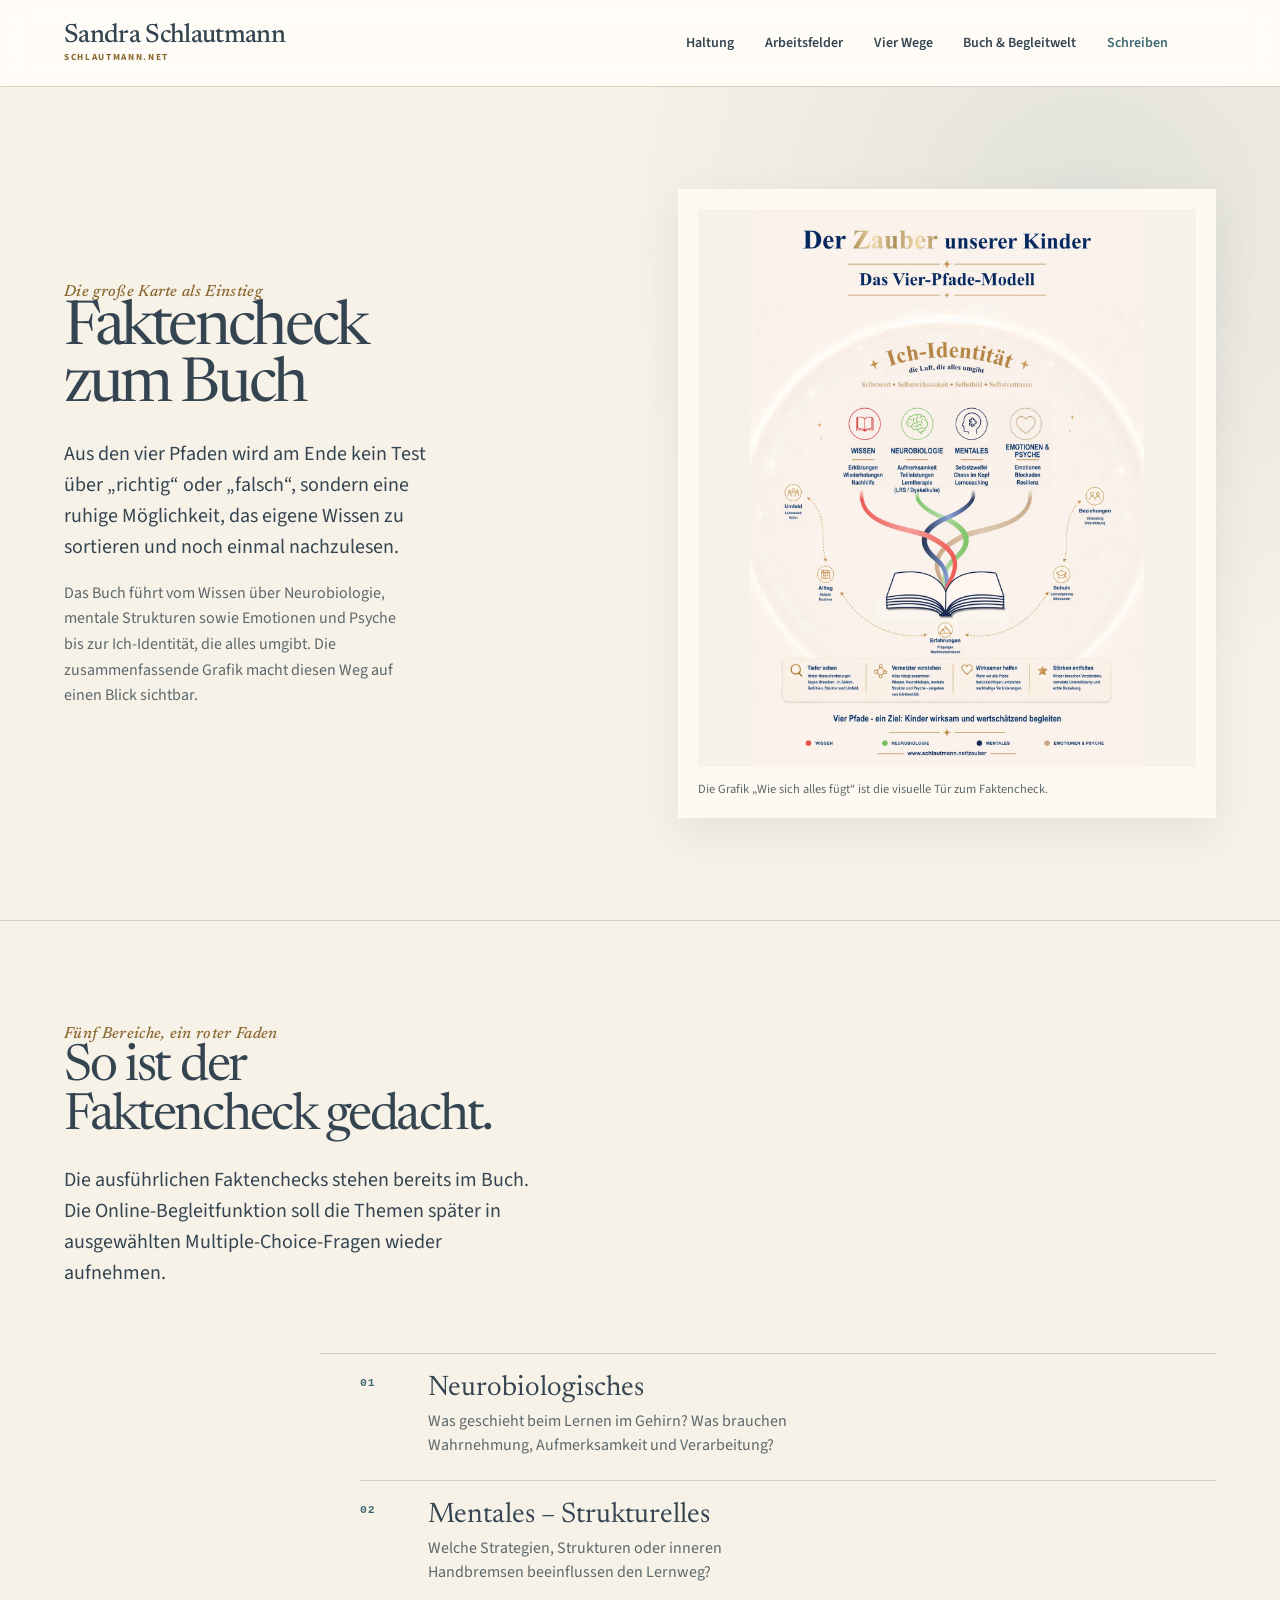
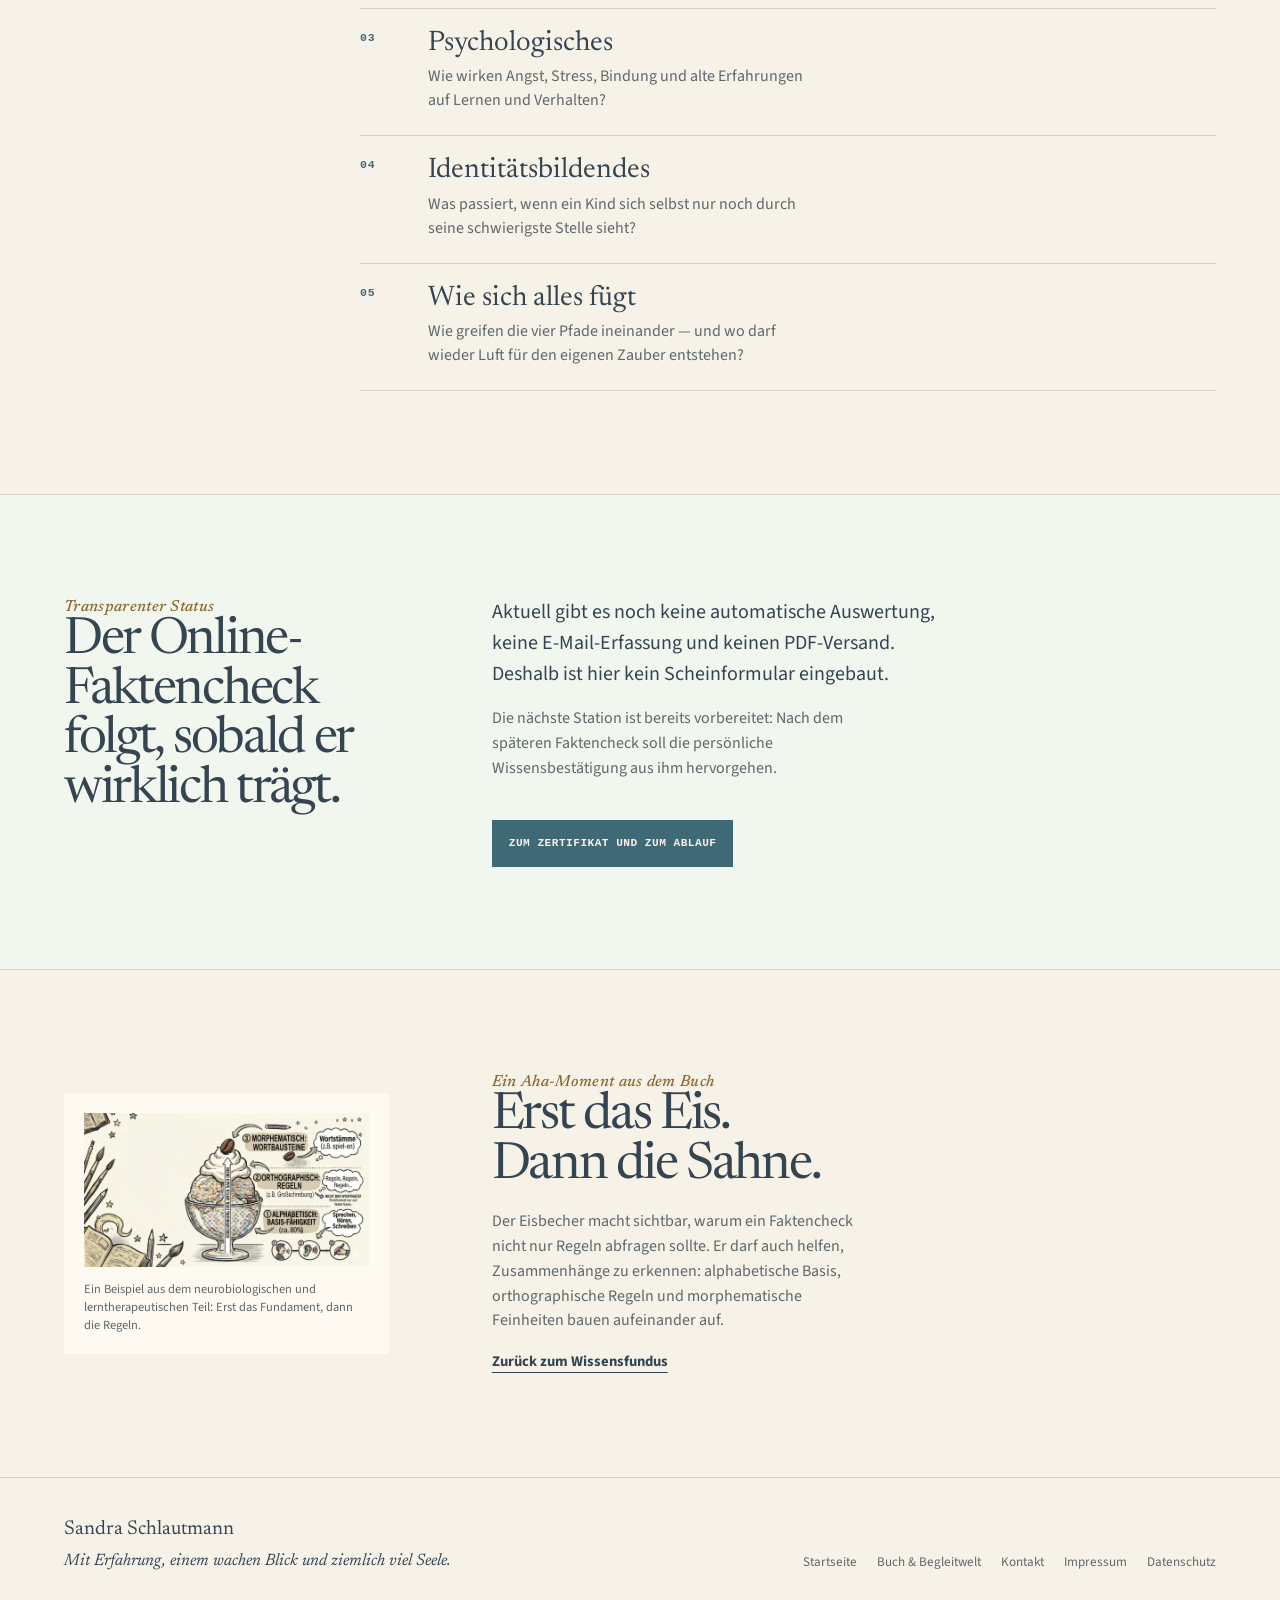
<file: zauber/faktencheck/index.html>
<!DOCTYPE html>
<html lang="de">
  <head>
    <meta name="robots" content="noindex,nofollow,noarchive">
    <meta charset="utf-8">
    <meta name="viewport" content="width=device-width, initial-scale=1">
    <meta name="description" content="Der Faktencheck zu „Der Zauber unserer Kinder“: fünf Bereiche, persönliche Wissensbestätigung und transparenter Status.">
    <meta name="theme-color" content="#f7f2e8">
    <link rel="canonical" href="https://schlautmann.net/zauber/faktencheck/">
    <title>Faktencheck zum Buch · Sandra Schlautmann</title>
    <link rel="icon" href="data:image/svg+xml,%3Csvg xmlns='http://www.w3.org/2000/svg' viewBox='0 0 64 64'%3E%3Crect width='64' height='64' fill='%23f7f2e8'/%3E%3Ctext x='32' y='43' text-anchor='middle' font-family='Georgia,serif' font-size='38' fill='%23344551'%3ES%3C/text%3E%3C/svg%3E">
    <link rel="stylesheet" href="../../styles.css">
  </head>
  <body>
    <a class="skip-link" href="#main-content">Zum Inhalt springen</a>
    <header class="site-header" data-header>
      <div class="container header-inner">
        <a class="wordmark" href="../../index.html" aria-label="Sandra Schlautmann, Startseite">
          <span class="wordmark-name">Sandra Schlautmann</span>
          <span class="wordmark-domain">schlautmann.net</span>
        </a>
        <nav class="site-nav" id="primary-navigation" data-nav aria-label="Hauptnavigation">
          <a href="../../index.html#haltung">Haltung</a>
          <a href="../../index.html#arbeitsfelder">Arbeitsfelder</a>
          <a href="../../index.html#pfade">Vier Wege</a>
          <a href="../" aria-current="page">Buch &amp; Begleitwelt</a>
          <a class="nav-contact" href="../../index.html#kontakt">Schreiben</a>
        </nav>
        <div class="header-tools">
          <button class="menu-toggle" type="button" data-menu-toggle aria-expanded="false" aria-controls="primary-navigation" aria-label="Menü öffnen">
            <svg class="icon icon-menu" aria-hidden="true" viewBox="0 0 24 24" fill="none"><path d="M4 7h16M4 12h16M4 17h16"/></svg>
          </button>
        </div>
      </div>
    </header>

    <main id="main-content" class="zauber-page zauber-subpage">
      <section class="zauber-subpage-hero" aria-labelledby="facts-title">
        <div class="container zauber-subpage-grid">
          <div>
            <p class="section-label">Die große Karte als Einstieg</p>
            <h1 id="facts-title">Faktencheck zum Buch</h1>
            <p class="lead-copy">Aus den vier Pfaden wird am Ende kein Test über „richtig“ oder „falsch“, sondern eine ruhige Möglichkeit, das eigene Wissen zu sortieren und noch einmal nachzulesen.</p>
            <p>Das Buch führt vom Wissen über Neurobiologie, mentale Strukturen sowie Emotionen und Psyche bis zur Ich-Identität, die alles umgibt. Die zusammenfassende Grafik macht diesen Weg auf einen Blick sichtbar.</p>
          </div>
          <figure class="zauber-subpage-figure">
            <a class="zauber-image-link" href="#faktencheck-ablauf" aria-label="Zur Erklärung des Faktencheck-Ablaufs springen">
              <img src="../../assets/zauber/vier-pfade-zusammenfassung.webp" width="1280" height="1810" fetchpriority="high" alt="Zusammenfassende Grafik zu den vier Pfaden des Buches: Wissen, Neurobiologie, Mentales sowie Emotionen und Psyche, umgeben von der Ich-Identität.">
              <span class="zauber-image-action">Zum Ablauf <span aria-hidden="true">↓</span></span>
            </a>
            <figcaption>Die Grafik „Wie sich alles fügt“ ist die visuelle Tür zum Faktencheck.</figcaption>
          </figure>
        </div>
      </section>

      <section class="zauber-subpage-section section-rule" id="faktencheck-ablauf" aria-labelledby="ablauf-title">
        <div class="container">
          <div class="zauber-subpage-heading">
            <p class="section-label">Fünf Bereiche, ein roter Faden</p>
            <h2 id="ablauf-title">So ist der Faktencheck gedacht.</h2>
            <p class="lead-copy">Die ausführlichen Faktenchecks stehen bereits im Buch. Die Online-Begleitfunktion soll die Themen später in ausgewählten Multiple-Choice-Fragen wieder aufnehmen.</p>
          </div>
          <ol class="zauber-step-list">
            <li><span>01</span><div><h3>Neurobiologisches</h3><p>Was geschieht beim Lernen im Gehirn? Was brauchen Wahrnehmung, Aufmerksamkeit und Verarbeitung?</p></div></li>
            <li><span>02</span><div><h3>Mentales – Strukturelles</h3><p>Welche Strategien, Strukturen oder inneren Handbremsen beeinflussen den Lernweg?</p></div></li>
            <li><span>03</span><div><h3>Psychologisches</h3><p>Wie wirken Angst, Stress, Bindung und alte Erfahrungen auf Lernen und Verhalten?</p></div></li>
            <li><span>04</span><div><h3>Identitätsbildendes</h3><p>Was passiert, wenn ein Kind sich selbst nur noch durch seine schwierigste Stelle sieht?</p></div></li>
            <li><span>05</span><div><h3>Wie sich alles fügt</h3><p>Wie greifen die vier Pfade ineinander — und wo darf wieder Luft für den eigenen Zauber entstehen?</p></div></li>
          </ol>
        </div>
      </section>

      <section class="zauber-subpage-panel section-rule" aria-labelledby="status-title">
        <div class="container zauber-subpage-panel-grid">
          <div>
            <p class="section-label">Transparenter Status</p>
            <h2 id="status-title">Der Online-Faktencheck folgt, sobald er wirklich trägt.</h2>
          </div>
          <div>
            <p class="lead-copy">Aktuell gibt es noch keine automatische Auswertung, keine E-Mail-Erfassung und keinen PDF-Versand. Deshalb ist hier kein Scheinformular eingebaut.</p>
            <p>Die nächste Station ist bereits vorbereitet: Nach dem späteren Faktencheck soll die persönliche Wissensbestätigung aus ihm hervorgehen.</p>
            <a class="button-link" href="../zertifikat/">Zum Zertifikat und zum Ablauf</a>
          </div>
        </div>
      </section>

      <section class="zauber-related-section section-rule" aria-labelledby="related-title">
        <div class="container zauber-related-grid">
          <figure>
            <img src="../../assets/zauber/eisbecher.webp" width="1280" height="691" loading="lazy" alt="Eisbecher als Bild für alphabetische, orthographische und morphematische Rechtschreibstrategien.">
            <figcaption>Ein Beispiel aus dem neurobiologischen und lerntherapeutischen Teil: Erst das Fundament, dann die Regeln.</figcaption>
          </figure>
          <div>
            <p class="section-label">Ein Aha-Moment aus dem Buch</p>
            <h2>Erst das Eis. Dann die Sahne.</h2>
            <p>Der Eisbecher macht sichtbar, warum ein Faktencheck nicht nur Regeln abfragen sollte. Er darf auch helfen, Zusammenhänge zu erkennen: alphabetische Basis, orthographische Regeln und morphematische Feinheiten bauen aufeinander auf.</p>
            <a class="text-link" href="../">Zurück zum Wissensfundus</a>
          </div>
        </div>
      </section>
    </main>

    <footer class="site-footer">
      <div class="container footer-inner">
        <div><span class="footer-wordmark">Sandra Schlautmann</span><span class="footer-note">Mit Erfahrung, einem wachen Blick und ziemlich viel Seele.</span></div>
        <nav aria-label="Fußnavigation" class="footer-nav">
          <a href="../../index.html">Startseite</a><a href="../">Buch &amp; Begleitwelt</a><a href="../../index.html#kontakt">Kontakt</a><a href="../../impressum.html">Impressum</a><a href="../../datenschutz.html">Datenschutz</a>
        </nav>
      </div>
    </footer>
    <script type="module" src="../../script.js"></script>
  </body>
</html>
</file>
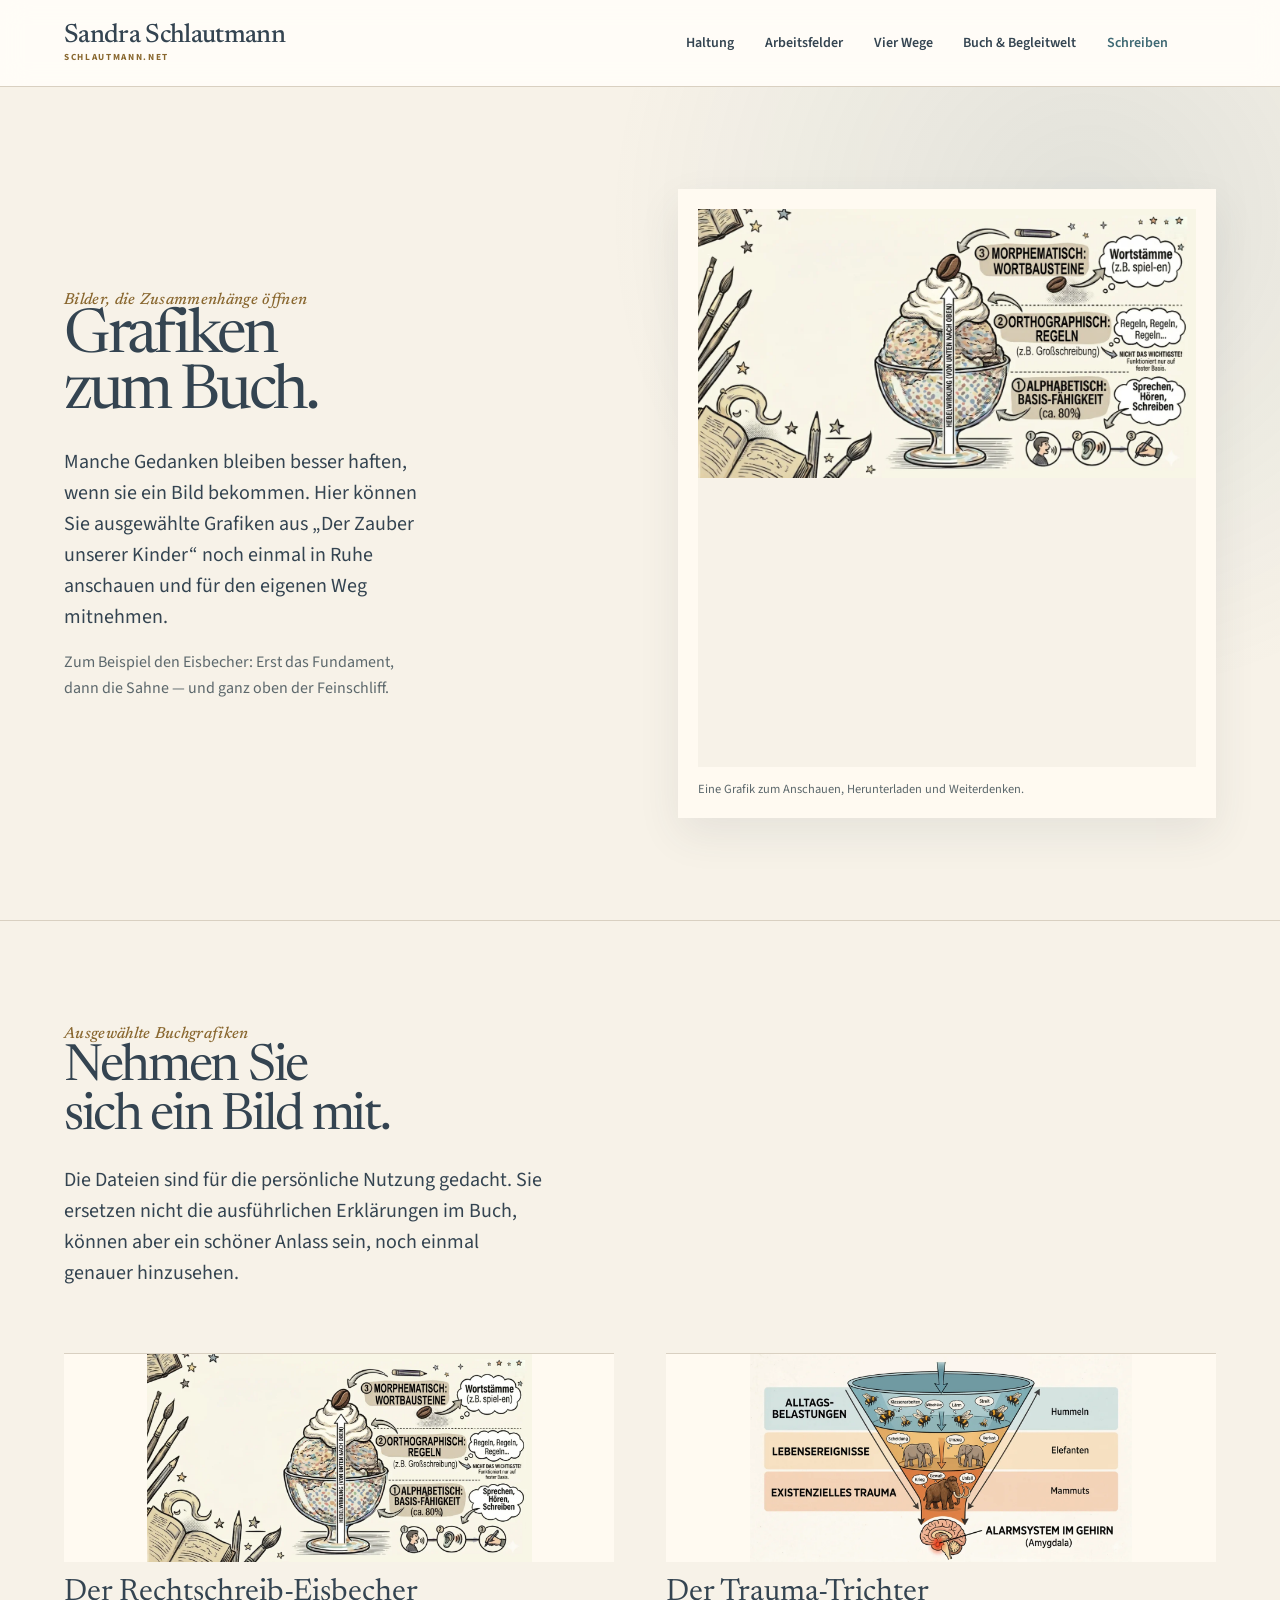
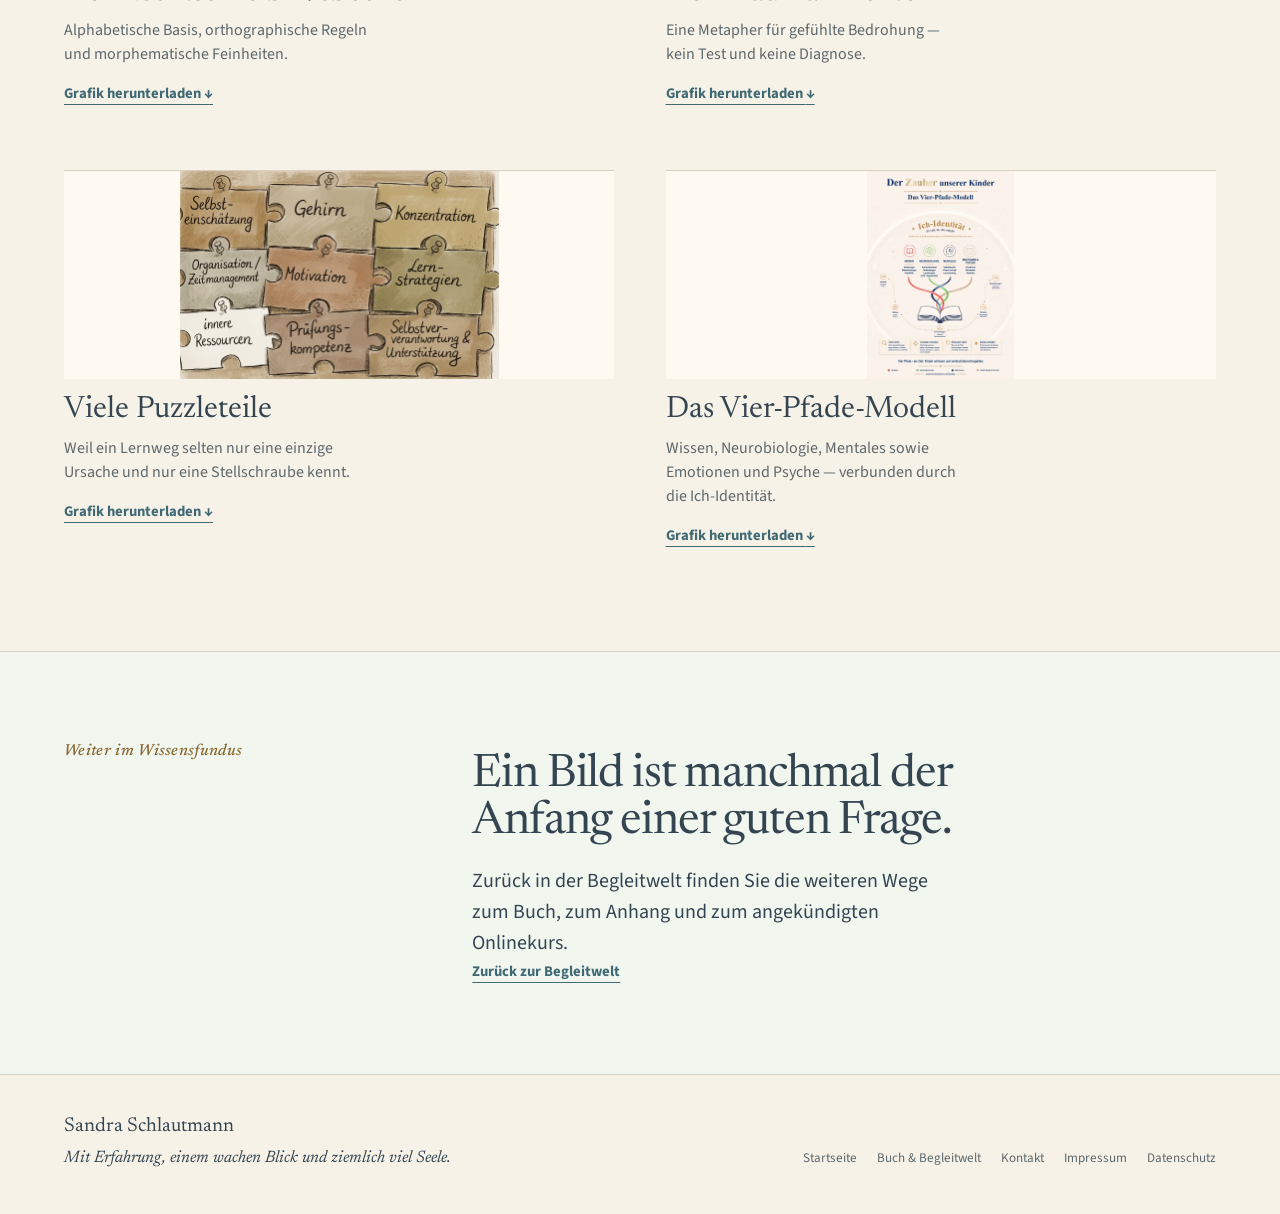
<file: zauber/grafiken/index.html>
<!DOCTYPE html>
<html lang="de">
  <head>
    <meta name="robots" content="noindex,nofollow,noarchive">
    <meta charset="utf-8">
    <meta name="viewport" content="width=device-width, initial-scale=1">
    <meta name="description" content="Ausgewählte Grafiken aus „Der Zauber unserer Kinder“ zum Anschauen und Herunterladen.">
    <meta name="theme-color" content="#f7f2e8">
    <link rel="canonical" href="https://schlautmann.net/zauber/grafiken/">
    <title>Grafiken zum Buch · Sandra Schlautmann</title>
    <link rel="icon" href="data:image/svg+xml,%3Csvg xmlns='http://www.w3.org/2000/svg' viewBox='0 0 64 64'%3E%3Crect width='64' height='64' fill='%23f7f2e8'/%3E%3Ctext x='32' y='43' text-anchor='middle' font-family='Georgia,serif' font-size='38' fill='%23344551'%3ES%3C/text%3E%3C/svg%3E">
    <link rel="stylesheet" href="../../styles.css">
  </head>
  <body>
    <a class="skip-link" href="#main-content">Zum Inhalt springen</a>
    <header class="site-header" data-header>
      <div class="container header-inner">
        <a class="wordmark" href="../../index.html" aria-label="Sandra Schlautmann, Startseite"><span class="wordmark-name">Sandra Schlautmann</span><span class="wordmark-domain">schlautmann.net</span></a>
        <nav class="site-nav" id="primary-navigation" data-nav aria-label="Hauptnavigation">
          <a href="../../index.html#haltung">Haltung</a><a href="../../index.html#arbeitsfelder">Arbeitsfelder</a><a href="../../index.html#pfade">Vier Wege</a><a href="../" aria-current="page">Buch &amp; Begleitwelt</a><a class="nav-contact" href="../../index.html#kontakt">Schreiben</a>
        </nav>
        <div class="header-tools"><button class="menu-toggle" type="button" data-menu-toggle aria-expanded="false" aria-controls="primary-navigation" aria-label="Menü öffnen"><svg class="icon icon-menu" aria-hidden="true" viewBox="0 0 24 24" fill="none"><path d="M4 7h16M4 12h16M4 17h16"/></svg></button></div>
      </div>
    </header>

    <main id="main-content" class="zauber-page zauber-subpage zauber-graphics-page">
      <section class="zauber-subpage-hero" aria-labelledby="graphics-title">
        <div class="container zauber-subpage-grid">
          <div>
            <p class="section-label">Bilder, die Zusammenhänge öffnen</p>
            <h1 id="graphics-title">Grafiken zum Buch.</h1>
            <p class="lead-copy">Manche Gedanken bleiben besser haften, wenn sie ein Bild bekommen. Hier können Sie ausgewählte Grafiken aus „Der Zauber unserer Kinder“ noch einmal in Ruhe anschauen und für den eigenen Weg mitnehmen.</p>
            <p>Zum Beispiel den Eisbecher: Erst das Fundament, dann die Sahne — und ganz oben der Feinschliff.</p>
          </div>
          <figure class="zauber-subpage-figure">
            <img src="../../assets/zauber/eisbecher.webp" width="1280" height="691" fetchpriority="high" alt="Eisbecher als Bild für alphabetische, orthographische und morphematische Rechtschreibstrategien.">
            <figcaption>Eine Grafik zum Anschauen, Herunterladen und Weiterdenken.</figcaption>
          </figure>
        </div>
      </section>

      <section class="zauber-graphics-list section-rule" aria-labelledby="graphics-list-title">
        <div class="container">
          <div class="zauber-subpage-heading"><p class="section-label">Ausgewählte Buchgrafiken</p><h2 id="graphics-list-title">Nehmen Sie sich ein Bild mit.</h2><p class="lead-copy">Die Dateien sind für die persönliche Nutzung gedacht. Sie ersetzen nicht die ausführlichen Erklärungen im Buch, können aber ein schöner Anlass sein, noch einmal genauer hinzusehen.</p></div>
          <div class="zauber-graphic-download-grid">
            <article class="zauber-graphic-download">
              <img src="../../assets/zauber/eisbecher.webp" width="1280" height="691" loading="lazy" alt="Eisbecher-Grafik">
              <div><h3>Der Rechtschreib-Eisbecher</h3><p>Alphabetische Basis, orthographische Regeln und morphematische Feinheiten.</p><a class="text-link" href="../../assets/zauber/eisbecher.webp" download="eisbecher-aus-dem-buch.webp">Grafik herunterladen <span aria-hidden="true">↓</span></a></div>
            </article>
            <article class="zauber-graphic-download">
              <img src="../../assets/zauber/trauma-trichter.webp" width="1280" height="698" loading="lazy" alt="Trauma-Trichter mit Hummeln, Elefanten und Mammuts">
              <div><h3>Der Trauma-Trichter</h3><p>Eine Metapher für gefühlte Bedrohung — kein Test und keine Diagnose.</p><a class="text-link" href="../../assets/zauber/trauma-trichter.webp" download="trauma-trichter-aus-dem-buch.webp">Grafik herunterladen <span aria-hidden="true">↓</span></a></div>
            </article>
            <article class="zauber-graphic-download">
              <img src="../../assets/zauber/puzzleteile.webp" width="1280" height="834" loading="lazy" alt="Puzzleteile als Bild für mehrere zusammenwirkende Faktoren">
              <div><h3>Viele Puzzleteile</h3><p>Weil ein Lernweg selten nur eine einzige Ursache und nur eine Stellschraube kennt.</p><a class="text-link" href="../../assets/zauber/puzzleteile.webp" download="puzzleteile-aus-dem-buch.webp">Grafik herunterladen <span aria-hidden="true">↓</span></a></div>
            </article>
            <article class="zauber-graphic-download">
              <img src="../../assets/zauber/vier-pfade-zusammenfassung.webp" width="1280" height="1810" loading="lazy" alt="Zusammenfassung des Vier-Pfade-Modells mit Ich-Identität und vier farbigen Wegen">
              <div><h3>Das Vier-Pfade-Modell</h3><p>Wissen, Neurobiologie, Mentales sowie Emotionen und Psyche — verbunden durch die Ich-Identität.</p><a class="text-link" href="../../assets/zauber/vier-pfade-zusammenfassung.webp" download="vier-pfade-modell-aus-dem-buch.webp">Grafik herunterladen <span aria-hidden="true">↓</span></a></div>
            </article>
          </div>
        </div>
      </section>

      <section class="zauber-community-note section-rule" aria-labelledby="next-title">
        <div class="container zauber-community-note-grid"><p class="section-label">Weiter im Wissensfundus</p><div><h2 id="next-title">Ein Bild ist manchmal der Anfang einer guten Frage.</h2><p class="lead-copy">Zurück in der Begleitwelt finden Sie die weiteren Wege zum Buch, zum Anhang und zum angekündigten Onlinekurs.</p><a class="text-link" href="../">Zurück zur Begleitwelt</a></div></div>
      </section>
    </main>

    <footer class="site-footer"><div class="container footer-inner"><div><span class="footer-wordmark">Sandra Schlautmann</span><span class="footer-note">Mit Erfahrung, einem wachen Blick und ziemlich viel Seele.</span></div><nav aria-label="Fußnavigation" class="footer-nav"><a href="../../index.html">Startseite</a><a href="../">Buch &amp; Begleitwelt</a><a href="../../index.html#kontakt">Kontakt</a><a href="../../impressum.html">Impressum</a><a href="../../datenschutz.html">Datenschutz</a></nav></div></footer>
    <script type="module" src="../../script.js"></script>
  </body>
</html>
</file>
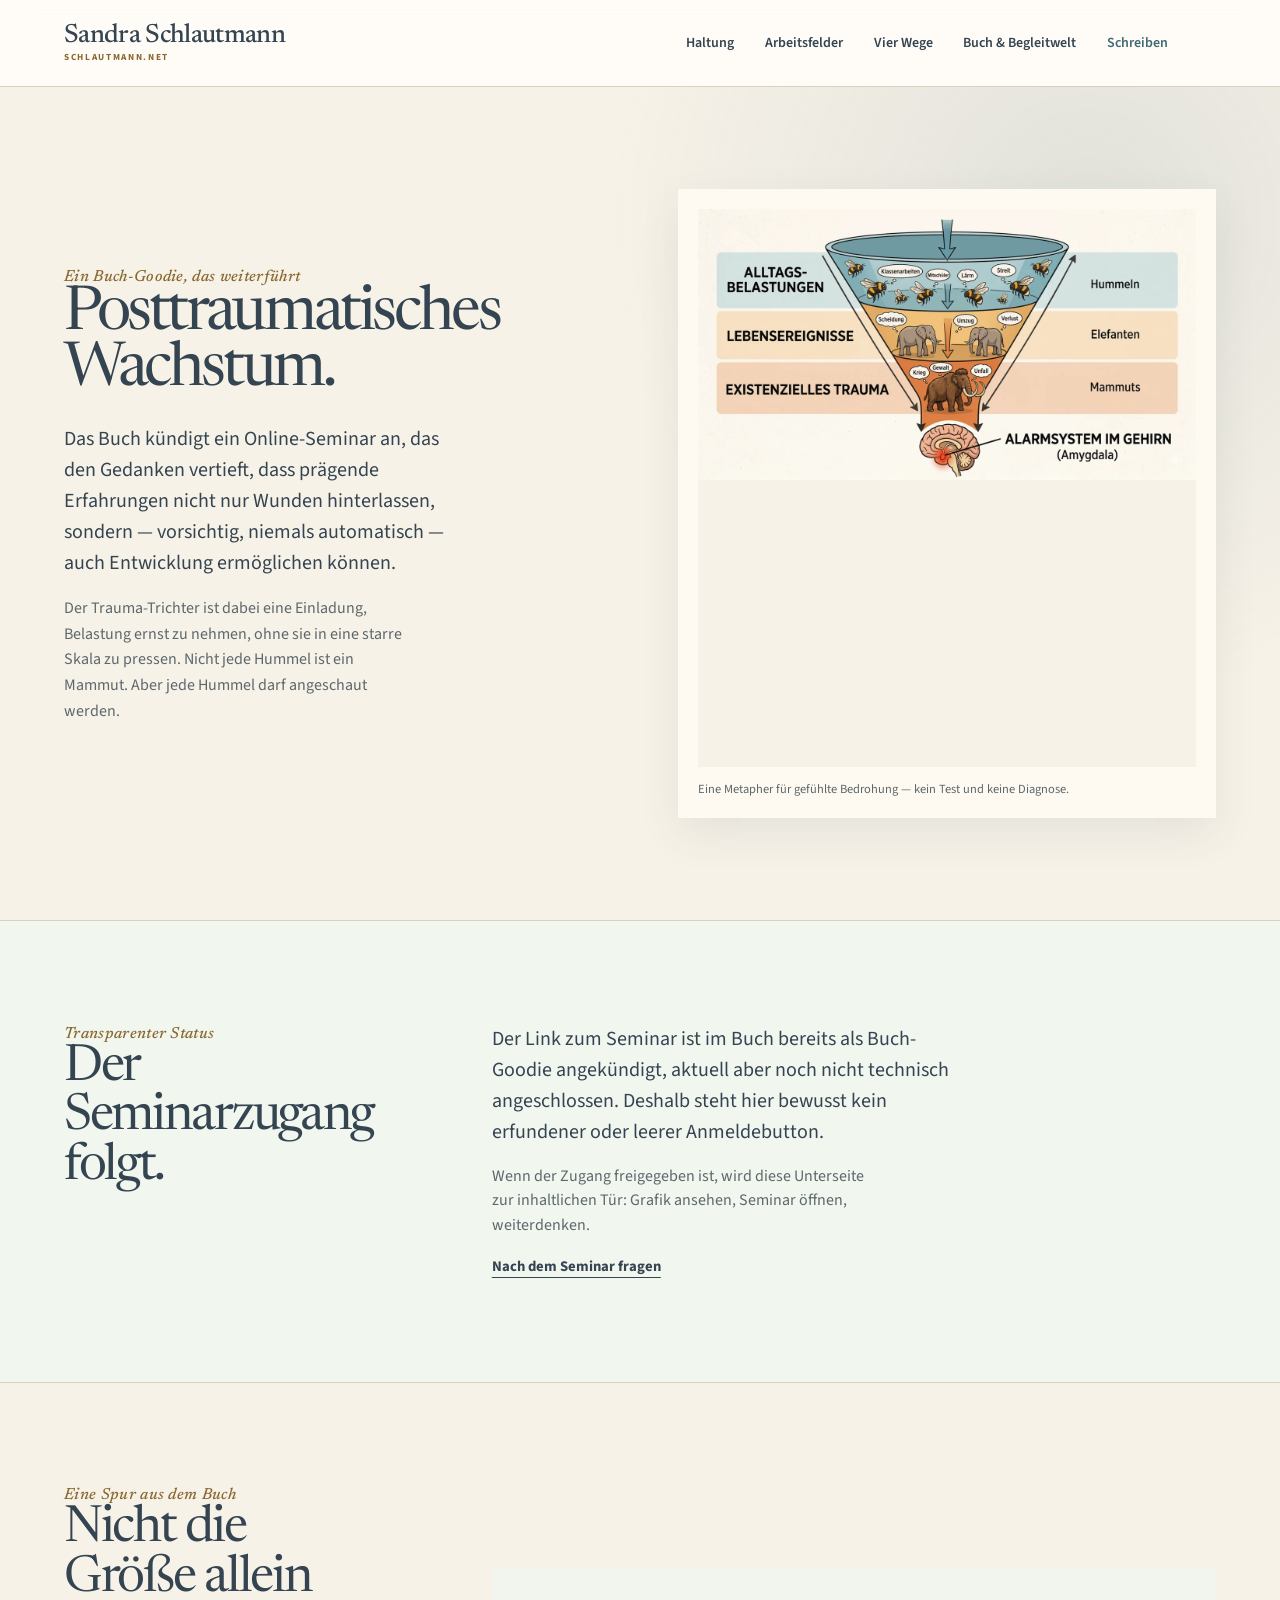
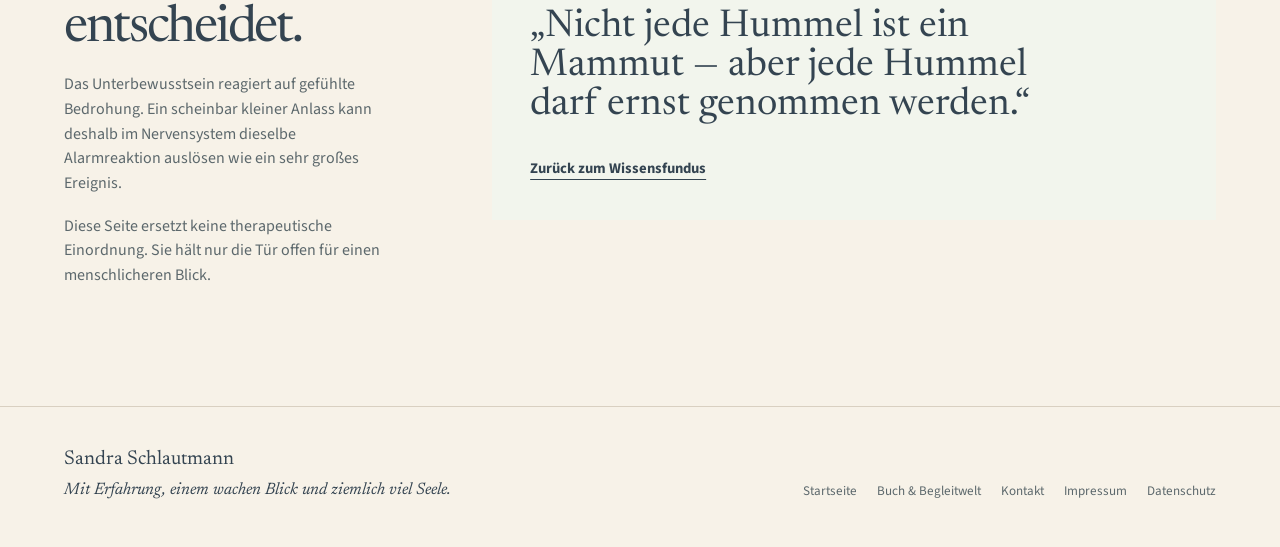
<file: zauber/posttraumatisches-wachstum/index.html>
<!DOCTYPE html>
<html lang="de">
  <head>
    <meta name="robots" content="noindex,nofollow,noarchive">
    <meta charset="utf-8">
    <meta name="viewport" content="width=device-width, initial-scale=1">
    <meta name="description" content="Informationen zum angekündigten Online-Seminar „Posttraumatisches Wachstum“ aus dem Buch Der Zauber unserer Kinder.">
    <meta name="theme-color" content="#f7f2e8">
    <link rel="canonical" href="https://schlautmann.net/zauber/posttraumatisches-wachstum/">
    <title>Posttraumatisches Wachstum · Sandra Schlautmann</title>
    <link rel="icon" href="data:image/svg+xml,%3Csvg xmlns='http://www.w3.org/2000/svg' viewBox='0 0 64 64'%3E%3Crect width='64' height='64' fill='%23f7f2e8'/%3E%3Ctext x='32' y='43' text-anchor='middle' font-family='Georgia,serif' font-size='38' fill='%23344551'%3ES%3C/text%3E%3C/svg%3E">
    <link rel="stylesheet" href="../../styles.css">
  </head>
  <body>
    <a class="skip-link" href="#main-content">Zum Inhalt springen</a>
    <header class="site-header" data-header>
      <div class="container header-inner">
        <a class="wordmark" href="../../index.html" aria-label="Sandra Schlautmann, Startseite"><span class="wordmark-name">Sandra Schlautmann</span><span class="wordmark-domain">schlautmann.net</span></a>
        <nav class="site-nav" id="primary-navigation" data-nav aria-label="Hauptnavigation"><a href="../../index.html#haltung">Haltung</a><a href="../../index.html#arbeitsfelder">Arbeitsfelder</a><a href="../../index.html#pfade">Vier Wege</a><a href="../" aria-current="page">Buch &amp; Begleitwelt</a><a class="nav-contact" href="../../index.html#kontakt">Schreiben</a></nav>
        <div class="header-tools"><button class="menu-toggle" type="button" data-menu-toggle aria-expanded="false" aria-controls="primary-navigation" aria-label="Menü öffnen"><svg class="icon icon-menu" aria-hidden="true" viewBox="0 0 24 24" fill="none"><path d="M4 7h16M4 12h16M4 17h16"/></svg></button></div>
      </div>
    </header>

    <main id="main-content" class="zauber-page zauber-subpage">
      <section class="zauber-subpage-hero" aria-labelledby="growth-title">
        <div class="container zauber-subpage-grid">
          <div>
            <p class="section-label">Ein Buch-Goodie, das weiterführt</p>
            <h1 id="growth-title">Posttraumatisches Wachstum.</h1>
            <p class="lead-copy">Das Buch kündigt ein Online-Seminar an, das den Gedanken vertieft, dass prägende Erfahrungen nicht nur Wunden hinterlassen, sondern — vorsichtig, niemals automatisch — auch Entwicklung ermöglichen können.</p>
            <p>Der Trauma-Trichter ist dabei eine Einladung, Belastung ernst zu nehmen, ohne sie in eine starre Skala zu pressen. Nicht jede Hummel ist ein Mammut. Aber jede Hummel darf angeschaut werden.</p>
          </div>
          <figure class="zauber-subpage-figure">
            <img src="../../assets/zauber/trauma-trichter.webp" width="1280" height="698" fetchpriority="high" alt="Trauma-Trichter mit Hummeln, Elefanten und Mammuts.">
            <figcaption>Eine Metapher für gefühlte Bedrohung — kein Test und keine Diagnose.</figcaption>
          </figure>
        </div>
      </section>

      <section class="zauber-subpage-panel section-rule" aria-labelledby="seminar-status-title">
        <div class="container zauber-subpage-panel-grid">
          <div><p class="section-label">Transparenter Status</p><h2 id="seminar-status-title">Der Seminarzugang folgt.</h2></div>
          <div><p class="lead-copy">Der Link zum Seminar ist im Buch bereits als Buch-Goodie angekündigt, aktuell aber noch nicht technisch angeschlossen. Deshalb steht hier bewusst kein erfundener oder leerer Anmeldebutton.</p><p>Wenn der Zugang freigegeben ist, wird diese Unterseite zur inhaltlichen Tür: Grafik ansehen, Seminar öffnen, weiterdenken.</p><a class="text-link" href="../../index.html#kontakt">Nach dem Seminar fragen</a></div>
        </div>
      </section>

      <section class="zauber-subpage-section section-rule" aria-labelledby="thought-title">
        <div class="container zauber-related-grid">
          <div><p class="section-label">Eine Spur aus dem Buch</p><h2 id="thought-title">Nicht die Größe allein entscheidet.</h2><p>Das Unterbewusstsein reagiert auf gefühlte Bedrohung. Ein scheinbar kleiner Anlass kann deshalb im Nervensystem dieselbe Alarmreaktion auslösen wie ein sehr großes Ereignis.</p><p>Diese Seite ersetzt keine therapeutische Einordnung. Sie hält nur die Tür offen für einen menschlicheren Blick.</p></div>
          <div class="zauber-quote-card"><blockquote>„Nicht jede Hummel ist ein Mammut — aber jede Hummel darf ernst genommen werden.“</blockquote><a class="text-link" href="../">Zurück zum Wissensfundus</a></div>
        </div>
      </section>
    </main>

    <footer class="site-footer"><div class="container footer-inner"><div><span class="footer-wordmark">Sandra Schlautmann</span><span class="footer-note">Mit Erfahrung, einem wachen Blick und ziemlich viel Seele.</span></div><nav aria-label="Fußnavigation" class="footer-nav"><a href="../../index.html">Startseite</a><a href="../">Buch &amp; Begleitwelt</a><a href="../../index.html#kontakt">Kontakt</a><a href="../../impressum.html">Impressum</a><a href="../../datenschutz.html">Datenschutz</a></nav></div></footer>
    <script type="module" src="../../script.js"></script>
  </body>
</html>
</file>
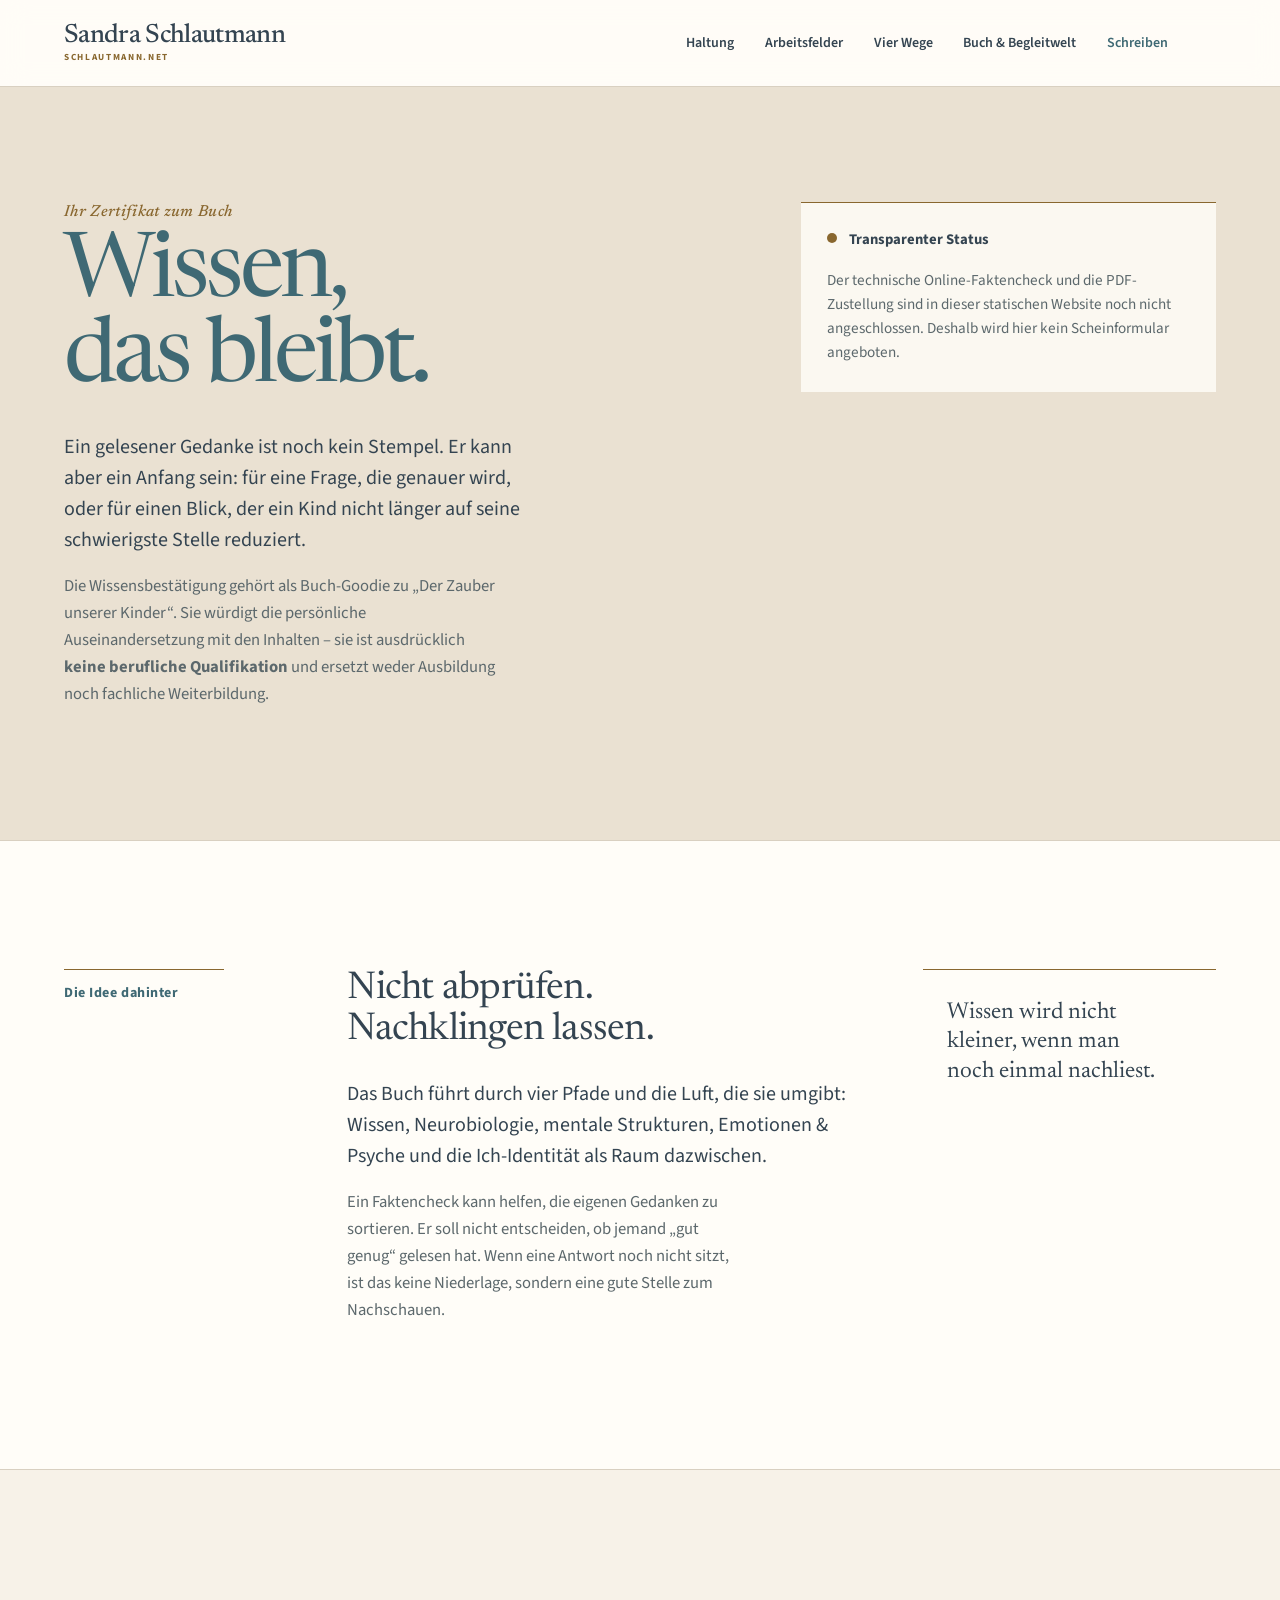
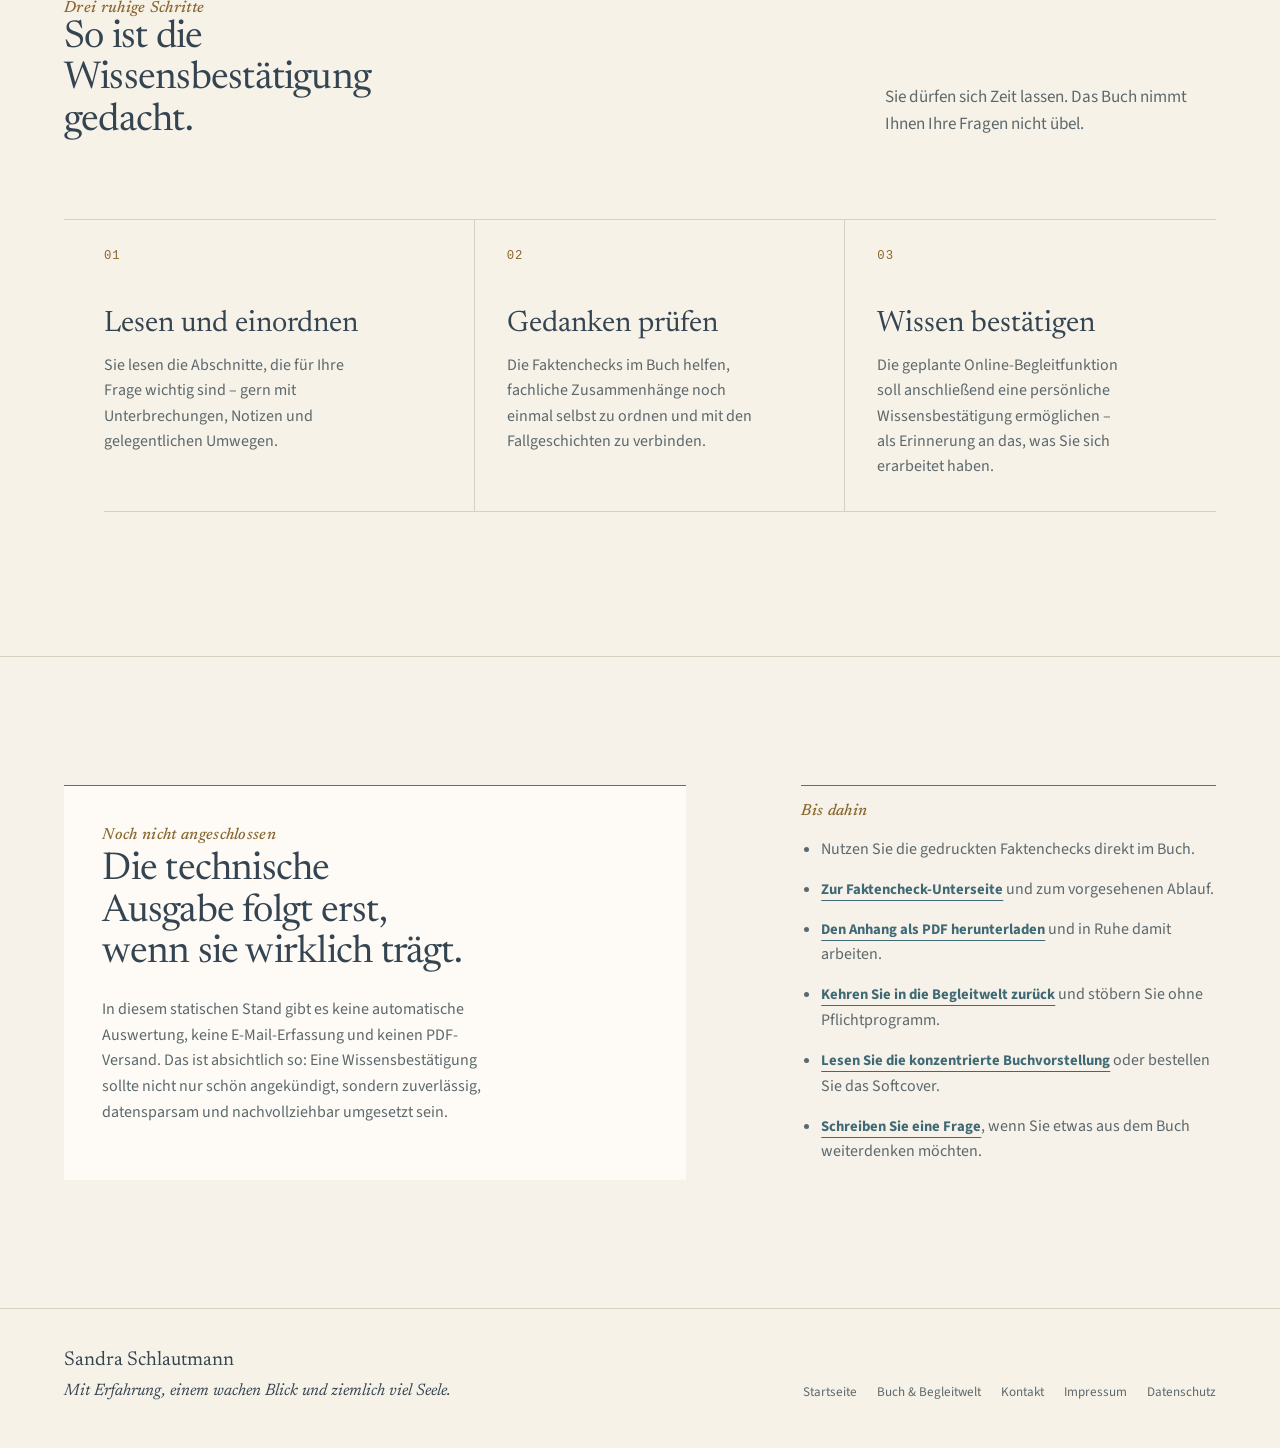
<file: zauber/zertifikat/index.html>
<!DOCTYPE html>
<html lang="de">
  <head>
    <meta name="robots" content="noindex,nofollow,noarchive">
    <meta charset="utf-8">
    <meta name="viewport" content="width=device-width, initial-scale=1">
    <meta name="description" content="Wissensbestätigung zum Buch Der Zauber unserer Kinder: Einordnung, Ablauf und transparenter Status der technischen Begleitfunktion.">
    <meta name="theme-color" content="#f7f2e8">
    <link rel="canonical" href="https://schlautmann.net/zauber/zertifikat/">
    <title>Wissen, das bleibt · Sandra Schlautmann</title>
    <link rel="icon" href="data:image/svg+xml,%3Csvg xmlns='http://www.w3.org/2000/svg' viewBox='0 0 64 64'%3E%3Crect width='64' height='64' fill='%23f7f2e8'/%3E%3Ctext x='32' y='43' text-anchor='middle' font-family='Georgia,serif' font-size='38' fill='%23344551'%3ES%3C/text%3E%3C/svg%3E">
    <link rel="stylesheet" href="../../styles.css">
  </head>
  <body>
    <a class="skip-link" href="#main-content">Zum Inhalt springen</a>

    <header class="site-header" data-header>
      <div class="container header-inner">
        <a class="wordmark" href="../../index.html" aria-label="Sandra Schlautmann, Startseite">
          <span class="wordmark-name">Sandra Schlautmann</span>
          <span class="wordmark-domain">schlautmann.net</span>
        </a>

        <nav class="site-nav" id="primary-navigation" data-nav aria-label="Hauptnavigation">
          <a href="../../index.html#haltung">Haltung</a>
          <a href="../../index.html#arbeitsfelder">Arbeitsfelder</a>
          <a href="../../index.html#pfade">Vier Wege</a>
          <a href="../" aria-current="page">Buch &amp; Begleitwelt</a>
          <a class="nav-contact" href="../../index.html#kontakt">Schreiben</a>
        </nav>

        <div class="header-tools">
          <button class="menu-toggle" type="button" data-menu-toggle aria-expanded="false" aria-controls="primary-navigation" aria-label="Menü öffnen">
            <svg class="icon icon-menu" aria-hidden="true" viewBox="0 0 24 24" fill="none"><path d="M4 7h16M4 12h16M4 17h16"/></svg>
          </button>
        </div>
      </div>
    </header>

    <main id="main-content" class="zauber-page certificate-page">
      <section class="certificate-hero" aria-labelledby="certificate-title">
        <div class="container certificate-hero-grid">
          <div>
            <p class="section-label">Ihr Zertifikat zum Buch</p>
            <h1 id="certificate-title">Wissen, das bleibt.</h1>
            <p class="lead-copy">Ein gelesener Gedanke ist noch kein Stempel. Er kann aber ein Anfang sein: für eine Frage, die genauer wird, oder für einen Blick, der ein Kind nicht länger auf seine schwierigste Stelle reduziert.</p>
            <p>Die Wissensbestätigung gehört als Buch-Goodie zu „Der Zauber unserer Kinder“. Sie würdigt die persönliche Auseinandersetzung mit den Inhalten – sie ist ausdrücklich <strong>keine berufliche Qualifikation</strong> und ersetzt weder Ausbildung noch fachliche Weiterbildung.</p>
          </div>
          <aside class="certificate-hero-aside" aria-label="Status der Begleitfunktion">
            <span class="status-dot" aria-hidden="true"></span>
            <strong>Transparenter Status</strong>
            <p>Der technische Online-Faktencheck und die PDF-Zustellung sind in dieser statischen Website noch nicht angeschlossen. Deshalb wird hier kein Scheinformular angeboten.</p>
          </aside>
        </div>
      </section>

      <section class="certificate-reading section-rule" aria-labelledby="reading-title">
        <div class="container certificate-reading-grid">
          <p class="section-label">Die Idee dahinter</p>
          <div>
            <h2 id="reading-title">Nicht abprüfen. Nachklingen lassen.</h2>
            <p class="lead-copy">Das Buch führt durch vier Pfade und die Luft, die sie umgibt: Wissen, Neurobiologie, mentale Strukturen, Emotionen &amp; Psyche und die Ich-Identität als Raum dazwischen.</p>
            <p>Ein Faktencheck kann helfen, die eigenen Gedanken zu sortieren. Er soll nicht entscheiden, ob jemand „gut genug“ gelesen hat. Wenn eine Antwort noch nicht sitzt, ist das keine Niederlage, sondern eine gute Stelle zum Nachschauen.</p>
          </div>
          <blockquote class="pullquote">Wissen wird nicht kleiner, wenn man noch einmal nachliest.</blockquote>
        </div>
      </section>

      <section class="certificate-steps section-rule" aria-labelledby="steps-title">
        <div class="container">
          <div class="section-heading split-heading">
            <div>
              <p class="section-label">Drei ruhige Schritte</p>
              <h2 id="steps-title">So ist die Wissensbestätigung gedacht.</h2>
            </div>
            <p>Sie dürfen sich Zeit lassen. Das Buch nimmt Ihnen Ihre Fragen nicht übel.</p>
          </div>
          <ol class="certificate-step-list">
            <li>
              <span class="certificate-step-number">01</span>
              <div><h3>Lesen und einordnen</h3><p>Sie lesen die Abschnitte, die für Ihre Frage wichtig sind – gern mit Unterbrechungen, Notizen und gelegentlichen Umwegen.</p></div>
            </li>
            <li>
              <span class="certificate-step-number">02</span>
              <div><h3>Gedanken prüfen</h3><p>Die Faktenchecks im Buch helfen, fachliche Zusammenhänge noch einmal selbst zu ordnen und mit den Fallgeschichten zu verbinden.</p></div>
            </li>
            <li>
              <span class="certificate-step-number">03</span>
              <div><h3>Wissen bestätigen</h3><p>Die geplante Online-Begleitfunktion soll anschließend eine persönliche Wissensbestätigung ermöglichen – als Erinnerung an das, was Sie sich erarbeitet haben.</p></div>
            </li>
          </ol>
        </div>
      </section>

      <section class="certificate-status section-rule" aria-labelledby="status-title">
        <div class="container certificate-status-grid">
          <div class="certificate-status-note" role="status">
            <p class="section-label">Noch nicht angeschlossen</p>
            <h2 id="status-title">Die technische Ausgabe folgt erst, wenn sie wirklich trägt.</h2>
            <p>In diesem statischen Stand gibt es keine automatische Auswertung, keine E-Mail-Erfassung und keinen PDF-Versand. Das ist absichtlich so: Eine Wissensbestätigung sollte nicht nur schön angekündigt, sondern zuverlässig, datensparsam und nachvollziehbar umgesetzt sein.</p>
          </div>
          <div class="certificate-status-next">
            <p class="section-label">Bis dahin</p>
            <ul class="zauber-check-list">
              <li>Nutzen Sie die gedruckten Faktenchecks direkt im Buch.</li>
              <li><a class="text-link" href="../faktencheck/">Zur Faktencheck-Unterseite</a> und zum vorgesehenen Ablauf.</li>
              <li><a class="text-link" href="../anhang/">Den Anhang als PDF herunterladen</a> und in Ruhe damit arbeiten.</li>
              <li><a class="text-link" href="../">Kehren Sie in die Begleitwelt zurück</a> und stöbern Sie ohne Pflichtprogramm.</li>
              <li><a class="text-link" href="../../buch.html">Lesen Sie die konzentrierte Buchvorstellung</a> oder bestellen Sie das Softcover.</li>
              <li><a class="text-link" href="../../index.html#kontakt">Schreiben Sie eine Frage</a>, wenn Sie etwas aus dem Buch weiterdenken möchten.</li>
            </ul>
          </div>
        </div>
      </section>
    </main>

    <footer class="site-footer">
      <div class="container footer-inner">
        <div>
          <span class="footer-wordmark">Sandra Schlautmann</span>
          <span class="footer-note">Mit Erfahrung, einem wachen Blick und ziemlich viel Seele.</span>
        </div>
        <nav aria-label="Fußnavigation" class="footer-nav">
          <a href="../../index.html">Startseite</a>
          <a href="../" aria-current="page">Buch &amp; Begleitwelt</a>
          <a href="../../index.html#kontakt">Kontakt</a>
          <a href="../../impressum.html">Impressum</a>
          <a href="../../datenschutz.html">Datenschutz</a>
        </nav>
      </div>
    </footer>

    <script type="module" src="../../script.js"></script>
  </body>
</html>
</file>
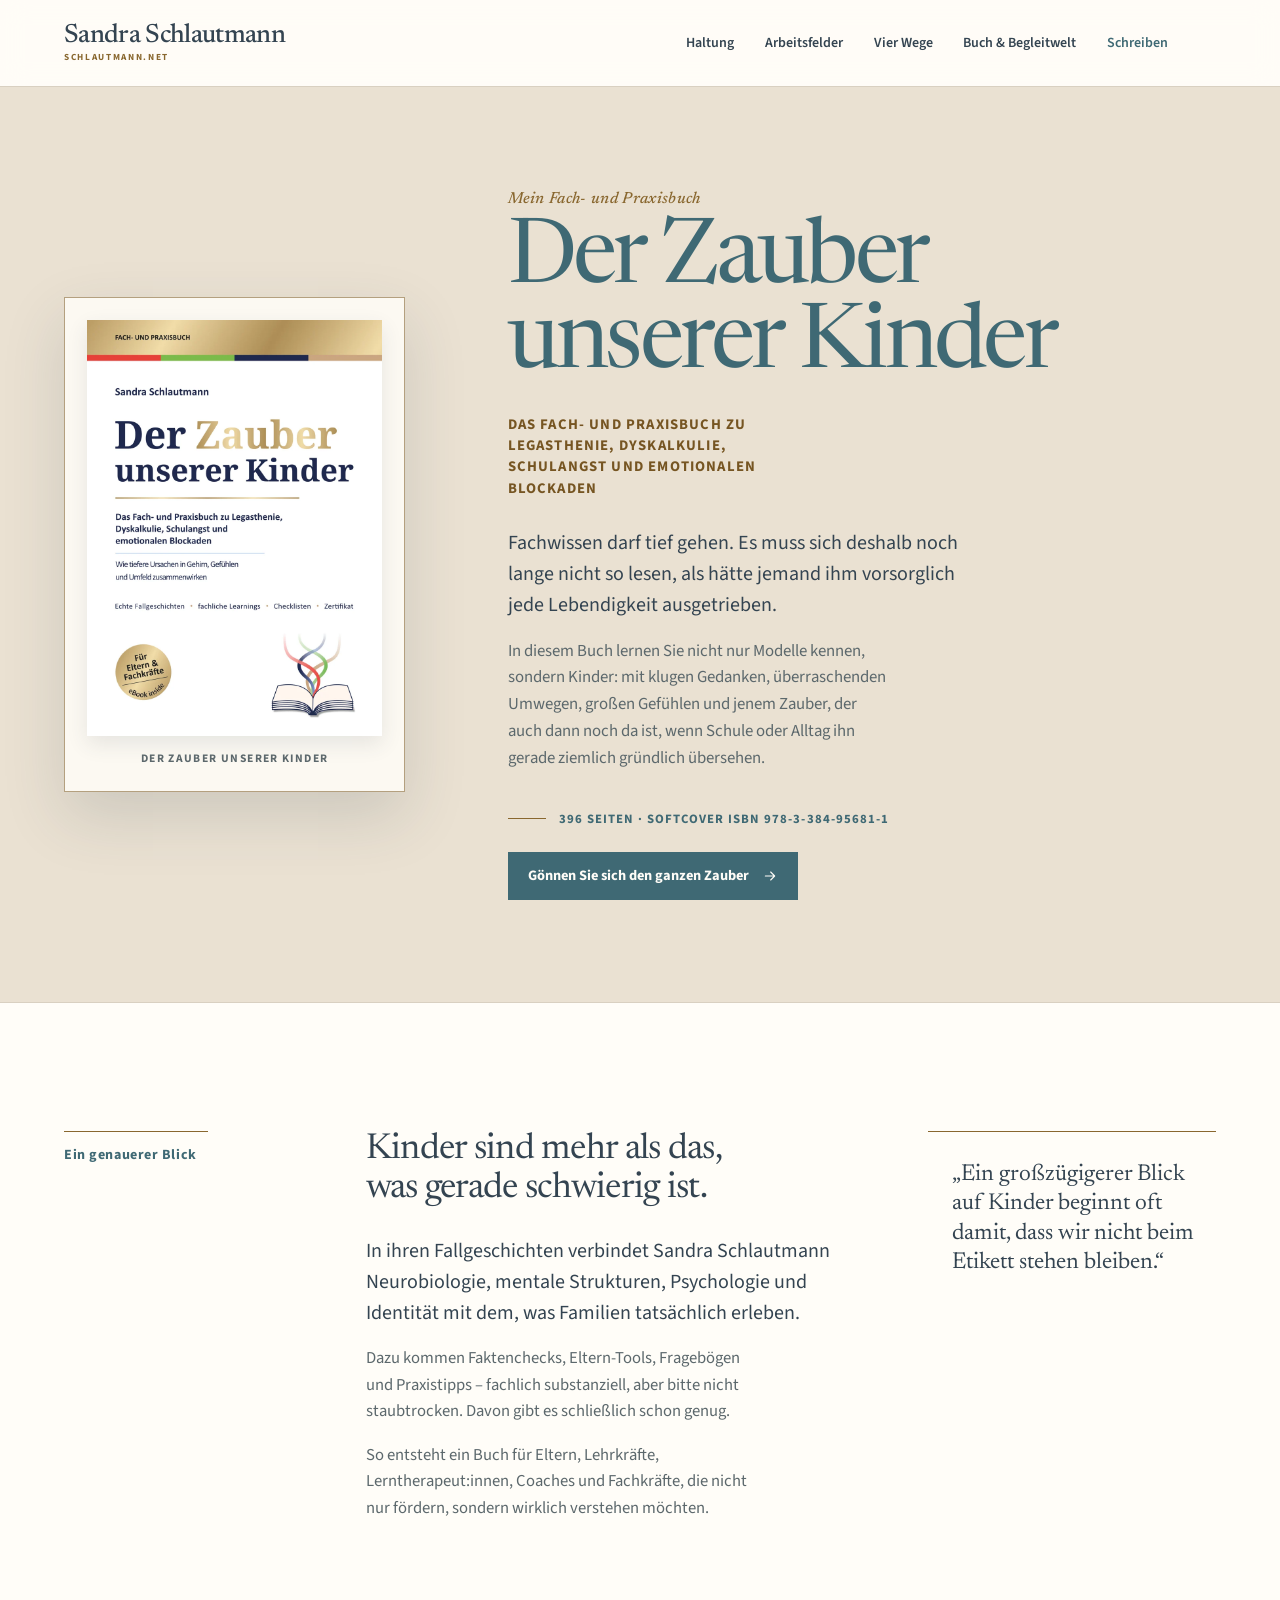
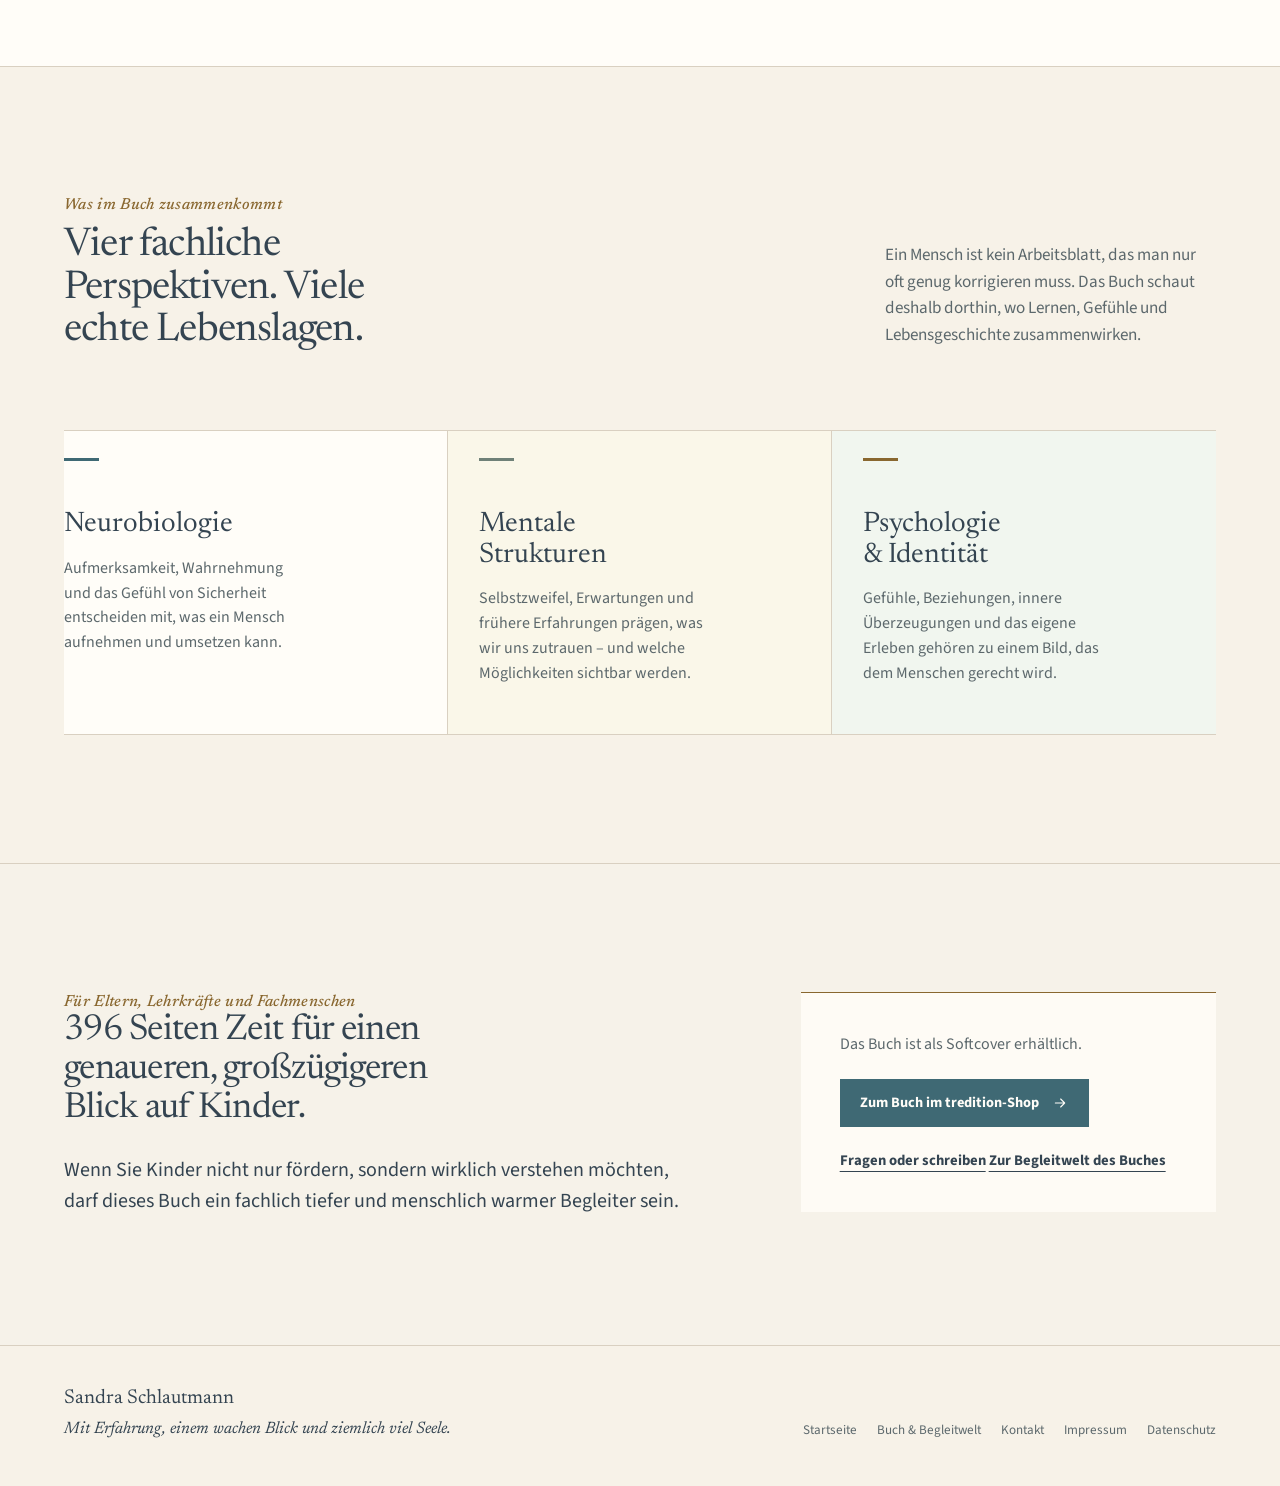
<file: buch.html>
<!DOCTYPE html>
<html lang="de">
  <head>
    <meta name="robots" content="noindex,nofollow,noarchive">
    <meta charset="utf-8">
    <meta name="viewport" content="width=device-width, initial-scale=1">
    <meta name="description" content="Der Zauber unserer Kinder – das Fach- und Praxisbuch von Sandra Schlautmann zu Legasthenie, Dyskalkulie, Schulangst und emotionalen Blockaden.">
    <meta name="theme-color" content="#f7f2e8">
    <link rel="canonical" href="https://schlautmann.net/buch.html">
    <title>Der Zauber unserer Kinder · Sandra Schlautmann</title>
    <link rel="icon" href="data:image/svg+xml,%3Csvg xmlns='http://www.w3.org/2000/svg' viewBox='0 0 64 64'%3E%3Crect width='64' height='64' fill='%23f7f2e8'/%3E%3Ctext x='32' y='43' text-anchor='middle' font-family='Georgia,serif' font-size='38' fill='%23344551'%3ES%3C/text%3E%3C/svg%3E">
    <link rel="stylesheet" href="styles.css">
  </head>
  <body>
    <a class="skip-link" href="#main-content">Zum Inhalt springen</a>

    <header class="site-header" data-header>
      <div class="container header-inner">
        <a class="wordmark" href="index.html" aria-label="Sandra Schlautmann, Startseite">
          <span class="wordmark-name">Sandra Schlautmann</span>
          <span class="wordmark-domain">schlautmann.net</span>
        </a>

        <nav class="site-nav" id="primary-navigation" data-nav aria-label="Hauptnavigation">
          <a href="index.html#haltung">Haltung</a>
          <a href="index.html#arbeitsfelder">Arbeitsfelder</a>
          <a href="index.html#pfade">Vier Wege</a>
          <a href="zauber/">Buch &amp; Begleitwelt</a>
          <a class="nav-contact" href="index.html#kontakt">Schreiben</a>
        </nav>

        <div class="header-tools">
          <button class="menu-toggle" type="button" data-menu-toggle aria-expanded="false" aria-controls="primary-navigation" aria-label="Menü öffnen">
            <svg class="icon icon-menu" aria-hidden="true" viewBox="0 0 24 24" fill="none"><path d="M4 7h16M4 12h16M4 17h16"/></svg>
          </button>
        </div>
      </div>
    </header>

    <main id="main-content" class="book-page">
      <section class="book-page-hero" aria-labelledby="book-page-title">
        <div class="container book-page-hero-grid">
          <figure class="book-page-cover">
            <img src="assets/buchcover-vorderseite.webp" width="900" height="1270" alt="Buchcover: Der Zauber unserer Kinder" fetchpriority="high">
            <figcaption>Der Zauber unserer Kinder</figcaption>
          </figure>
          <div class="book-page-hero-copy">
            <p class="section-label">Mein Fach- und Praxisbuch</p>
            <h1 id="book-page-title">Der Zauber unserer Kinder</h1>
            <p class="book-page-subtitle">Das Fach- und Praxisbuch zu Legasthenie, Dyskalkulie, Schulangst und emotionalen Blockaden</p>
            <p class="lead-copy">Fachwissen darf tief gehen. Es muss sich deshalb noch lange nicht so lesen, als hätte jemand ihm vorsorglich jede Lebendigkeit ausgetrieben.</p>
            <p>In diesem Buch lernen Sie nicht nur Modelle kennen, sondern Kinder: mit klugen Gedanken, überraschenden Umwegen, großen Gefühlen und jenem Zauber, der auch dann noch da ist, wenn Schule oder Alltag ihn gerade ziemlich gründlich übersehen.</p>
            <div class="book-meta">
              <span class="book-meta-line"></span>
              <span>396 Seiten · Softcover ISBN 978-3-384-95681-1</span>
            </div>
            <a class="button button-primary" href="https://shop.tredition.com/booktitle/der-zauber-unserer-kinder/W-691-632-919">Gönnen Sie sich den ganzen Zauber <svg class="icon icon-arrow" aria-hidden="true" viewBox="0 0 24 24" fill="none"><path d="M5 12h13M13 6l6 6-6 6"/></svg></a>
          </div>
        </div>
      </section>

      <section class="book-page-reading section-rule" aria-labelledby="book-reading-title">
        <div class="container book-page-reading-grid">
          <p class="section-label">Ein genauerer Blick</p>
          <div class="book-page-reading-copy">
            <h2 id="book-reading-title">Kinder sind mehr als das, was gerade schwierig ist.</h2>
            <p class="lead-copy">In ihren Fallgeschichten verbindet Sandra Schlautmann Neurobiologie, mentale Strukturen, Psychologie und Identität mit dem, was Familien tatsächlich erleben.</p>
            <p>Dazu kommen Faktenchecks, Eltern-Tools, Fragebögen und Praxistipps – fachlich substanziell, aber bitte nicht staubtrocken. Davon gibt es schließlich schon genug.</p>
            <p>So entsteht ein Buch für Eltern, Lehrkräfte, Lerntherapeut:innen, Coaches und Fachkräfte, die nicht nur fördern, sondern wirklich verstehen möchten.</p>
          </div>
          <blockquote class="pullquote">„Ein großzügigerer Blick auf Kinder beginnt oft damit, dass wir nicht beim Etikett stehen bleiben.“</blockquote>
        </div>
      </section>

      <section class="book-page-content section-rule" aria-labelledby="book-content-title">
        <div class="container">
          <div class="section-heading split-heading">
            <div>
              <p class="section-label">Was im Buch zusammenkommt</p>
              <h2 id="book-content-title">Vier fachliche Perspektiven. Viele echte Lebenslagen.</h2>
            </div>
            <p>Ein Mensch ist kein Arbeitsblatt, das man nur oft genug korrigieren muss. Das Buch schaut deshalb dorthin, wo Lernen, Gefühle und Lebensgeschichte zusammenwirken.</p>
          </div>

          <div class="book-page-feature-grid">
            <article class="book-page-feature">
              <span class="book-page-feature-mark book-page-feature-mark--blue" aria-hidden="true"></span>
              <h3>Neurobiologie</h3>
              <p>Aufmerksamkeit, Wahrnehmung und das Gefühl von Sicherheit entscheiden mit, was ein Mensch aufnehmen und umsetzen kann.</p>
            </article>
            <article class="book-page-feature">
              <span class="book-page-feature-mark book-page-feature-mark--green" aria-hidden="true"></span>
              <h3>Mentale Strukturen</h3>
              <p>Selbstzweifel, Erwartungen und frühere Erfahrungen prägen, was wir uns zutrauen – und welche Möglichkeiten sichtbar werden.</p>
            </article>
            <article class="book-page-feature">
              <span class="book-page-feature-mark book-page-feature-mark--gold" aria-hidden="true"></span>
              <h3>Psychologie &amp; Identität</h3>
              <p>Gefühle, Beziehungen, innere Überzeugungen und das eigene Erleben gehören zu einem Bild, das dem Menschen gerecht wird.</p>
            </article>
          </div>
        </div>
      </section>

      <section class="book-page-cta section-rule" aria-labelledby="book-cta-title">
        <div class="container book-page-cta-grid">
          <div>
            <p class="section-label">Für Eltern, Lehrkräfte und Fachmenschen</p>
            <h2 id="book-cta-title">396 Seiten Zeit für einen genaueren, großzügigeren Blick auf Kinder.</h2>
            <p class="lead-copy">Wenn Sie Kinder nicht nur fördern, sondern wirklich verstehen möchten, darf dieses Buch ein fachlich tiefer und menschlich warmer Begleiter sein.</p>
          </div>
          <div class="book-page-order">
            <p>Das Buch ist als Softcover erhältlich.</p>
            <a class="button button-primary" href="https://shop.tredition.com/booktitle/der-zauber-unserer-kinder/W-691-632-919">Zum Buch im tredition-Shop <svg class="icon icon-arrow" aria-hidden="true" viewBox="0 0 24 24" fill="none"><path d="M5 12h13M13 6l6 6-6 6"/></svg></a>
            <a class="text-link" href="index.html#kontakt">Fragen oder schreiben</a>
            <a class="text-link" href="zauber/">Zur Begleitwelt des Buches</a>
          </div>
        </div>
      </section>
    </main>

    <footer class="site-footer">
      <div class="container footer-inner">
        <div>
          <span class="footer-wordmark">Sandra Schlautmann</span>
          <span class="footer-note">Mit Erfahrung, einem wachen Blick und ziemlich viel Seele.</span>
        </div>
        <nav aria-label="Fußnavigation" class="footer-nav">
          <a href="index.html">Startseite</a>
          <a href="zauber/">Buch &amp; Begleitwelt</a>
          <a href="index.html#kontakt">Kontakt</a>
          <a href="impressum.html">Impressum</a>
          <a href="datenschutz.html">Datenschutz</a>
        </nav>
      </div>
    </footer>

    <script type="module" src="script.js"></script>
  </body>
</html>
</file>
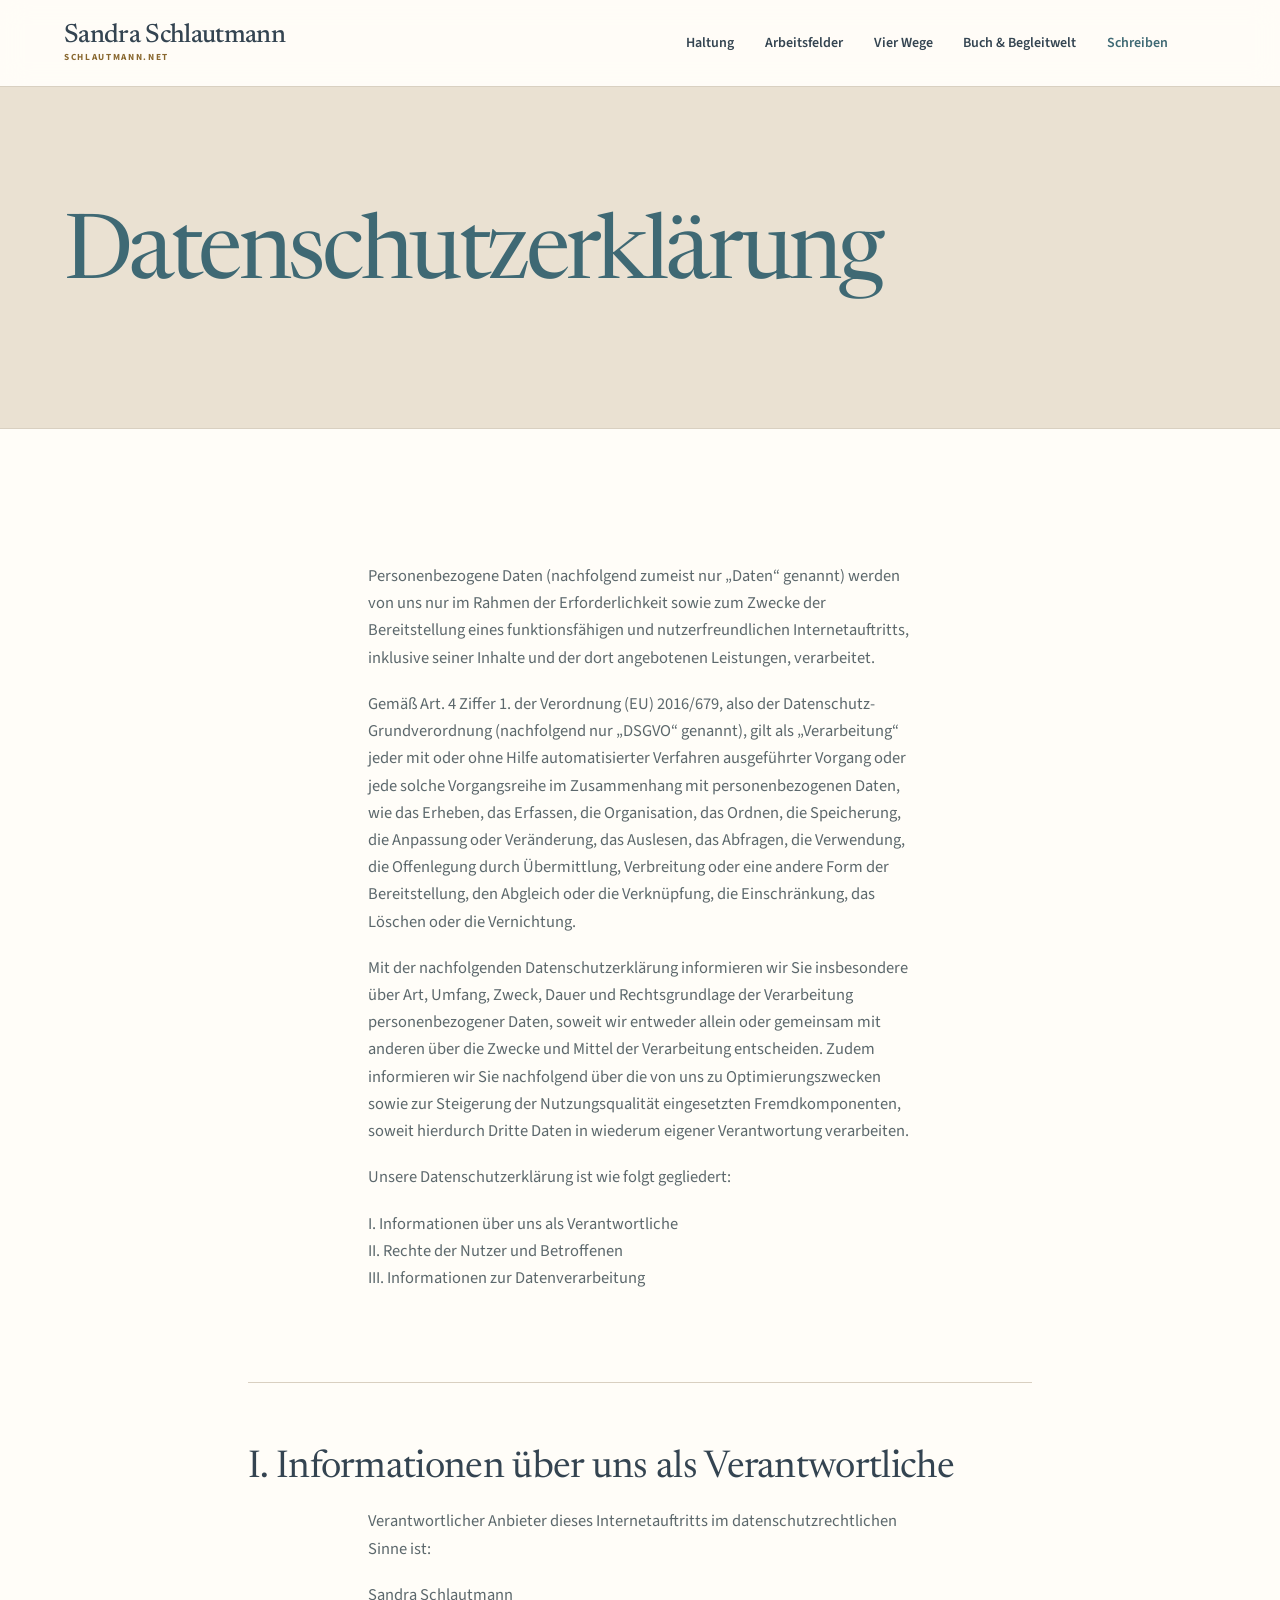
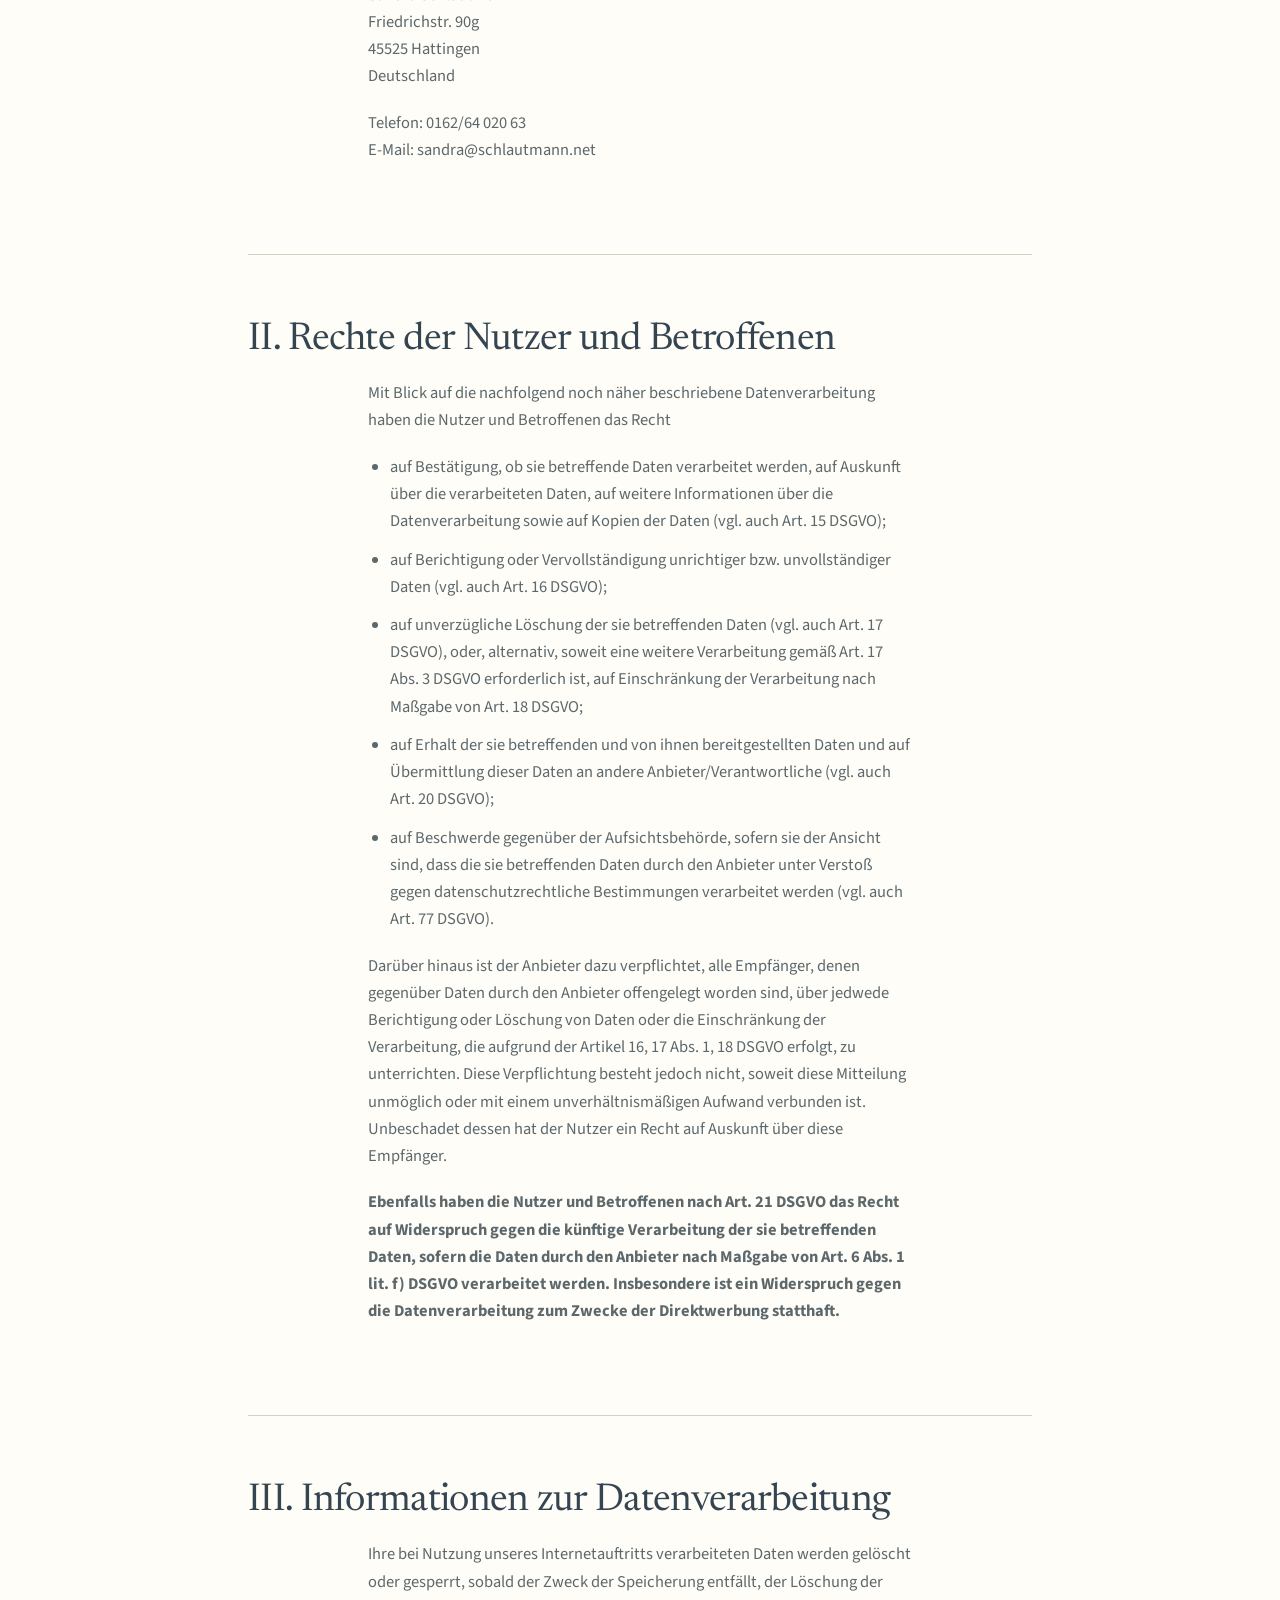
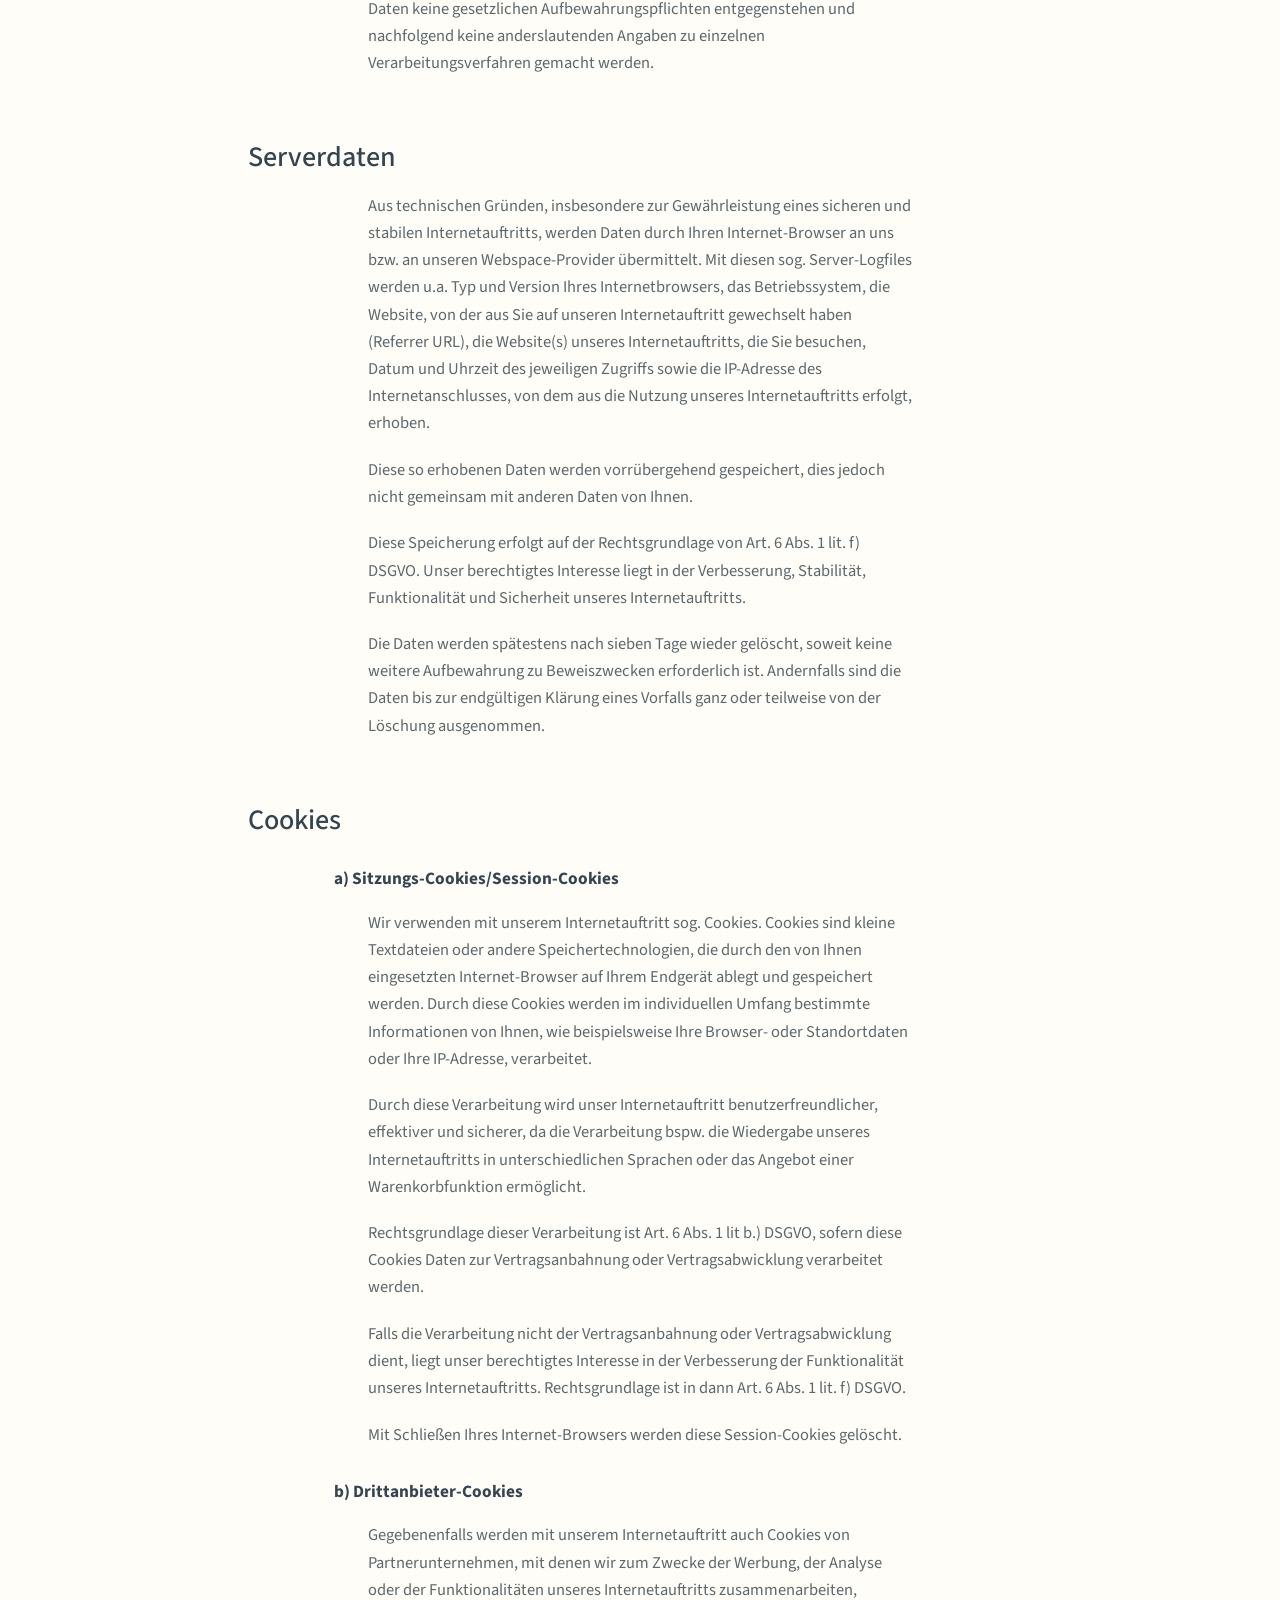
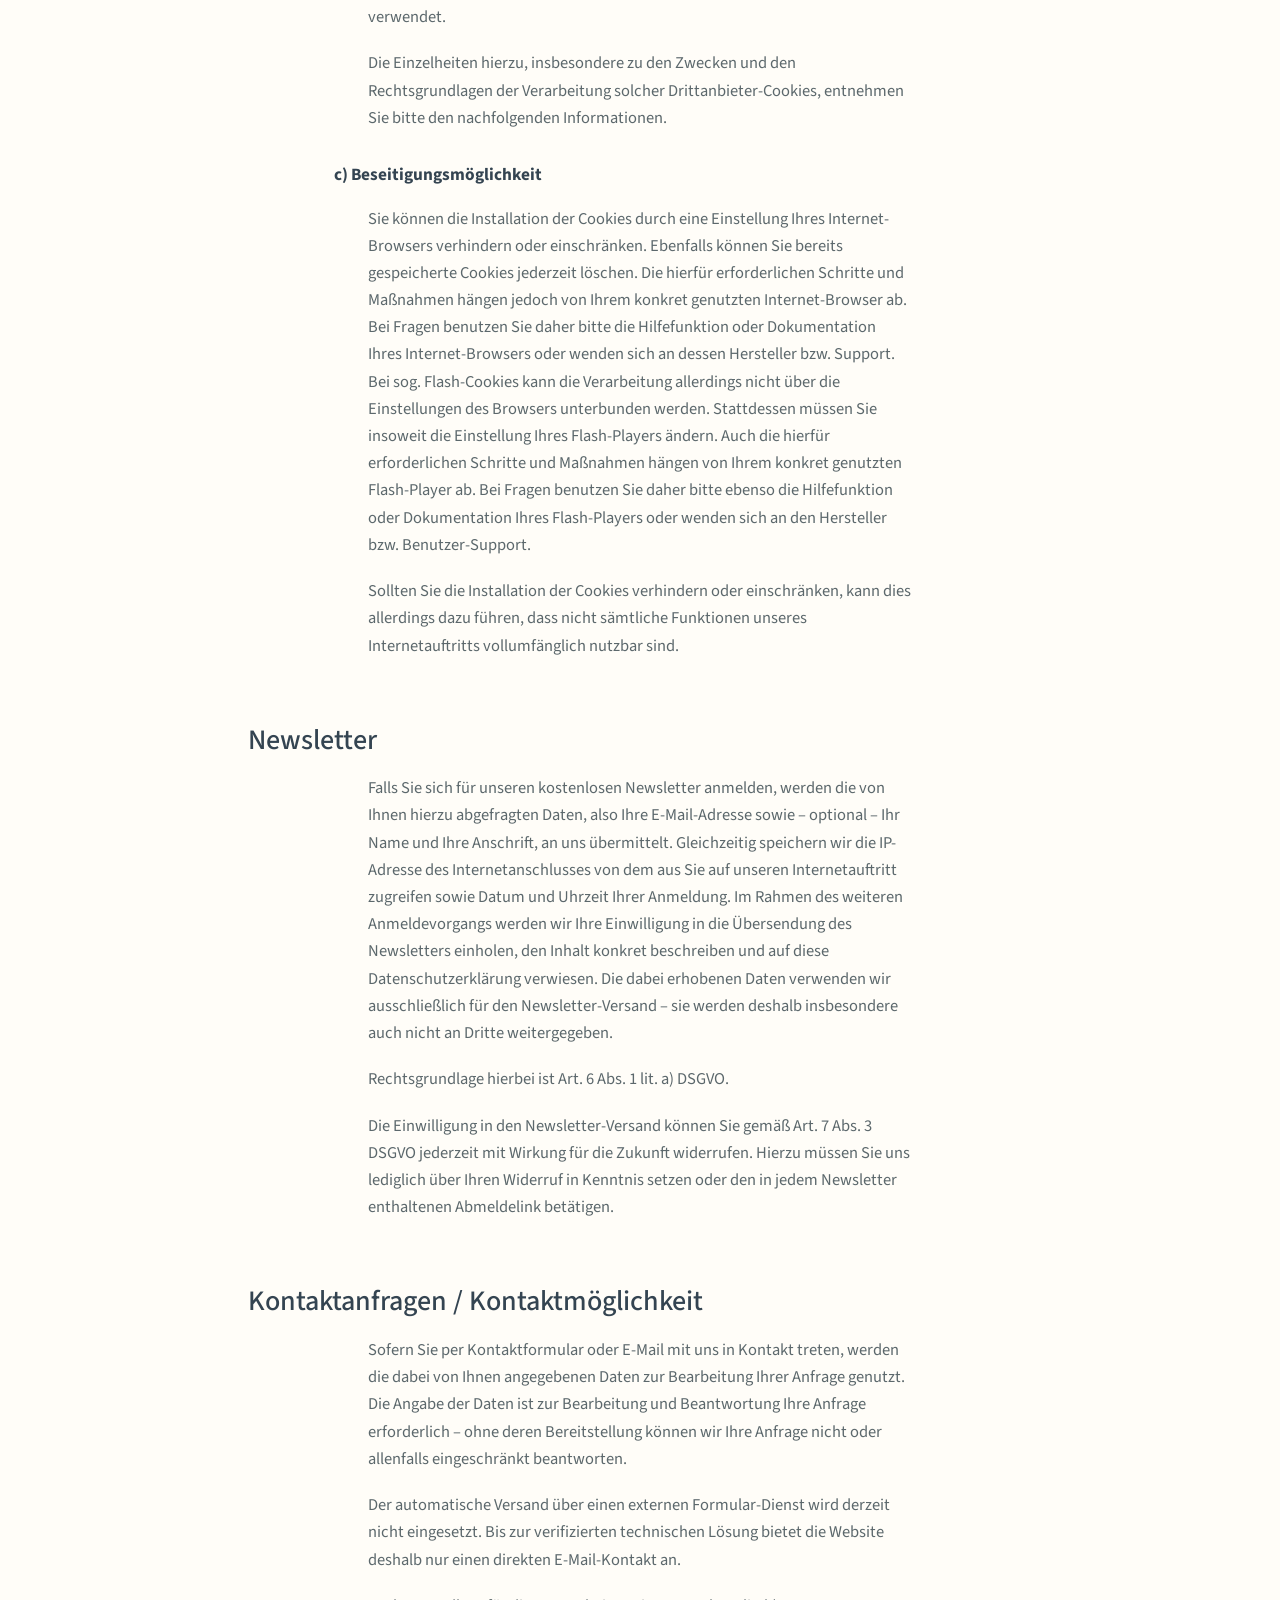
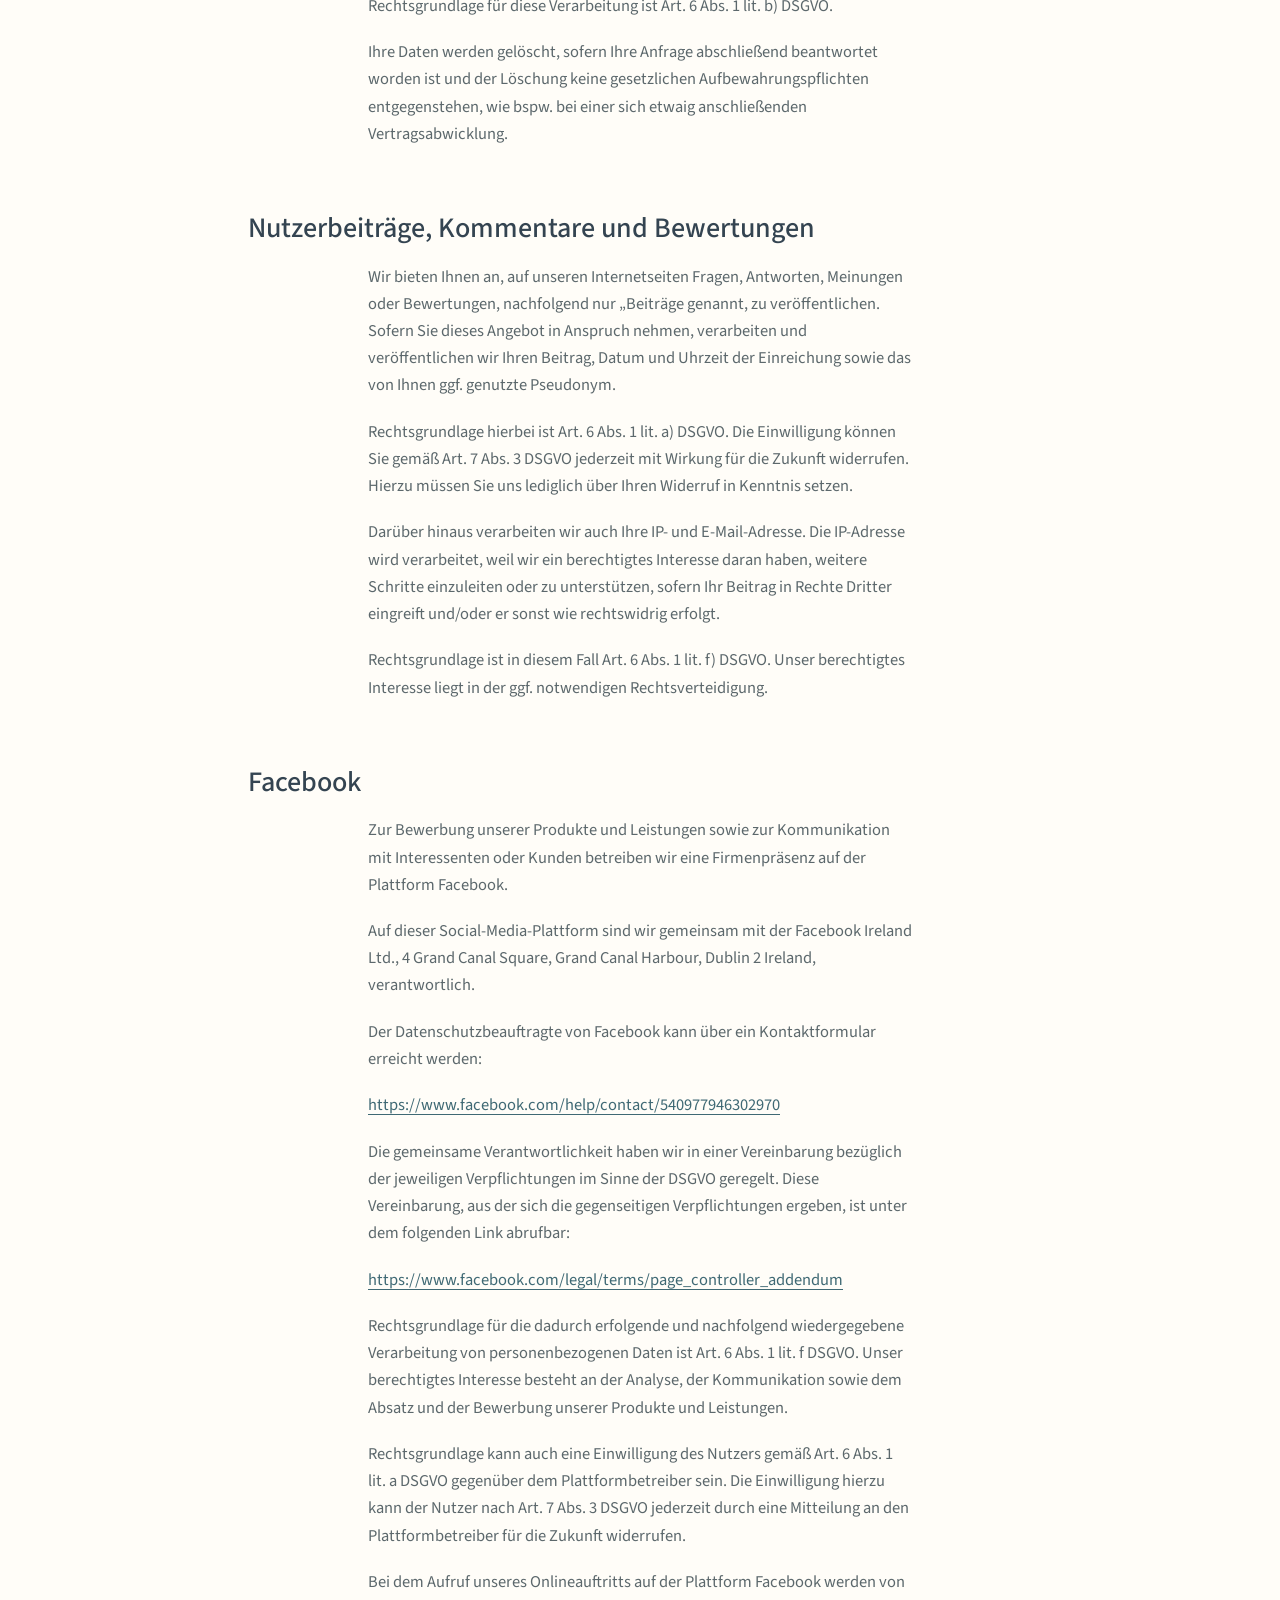
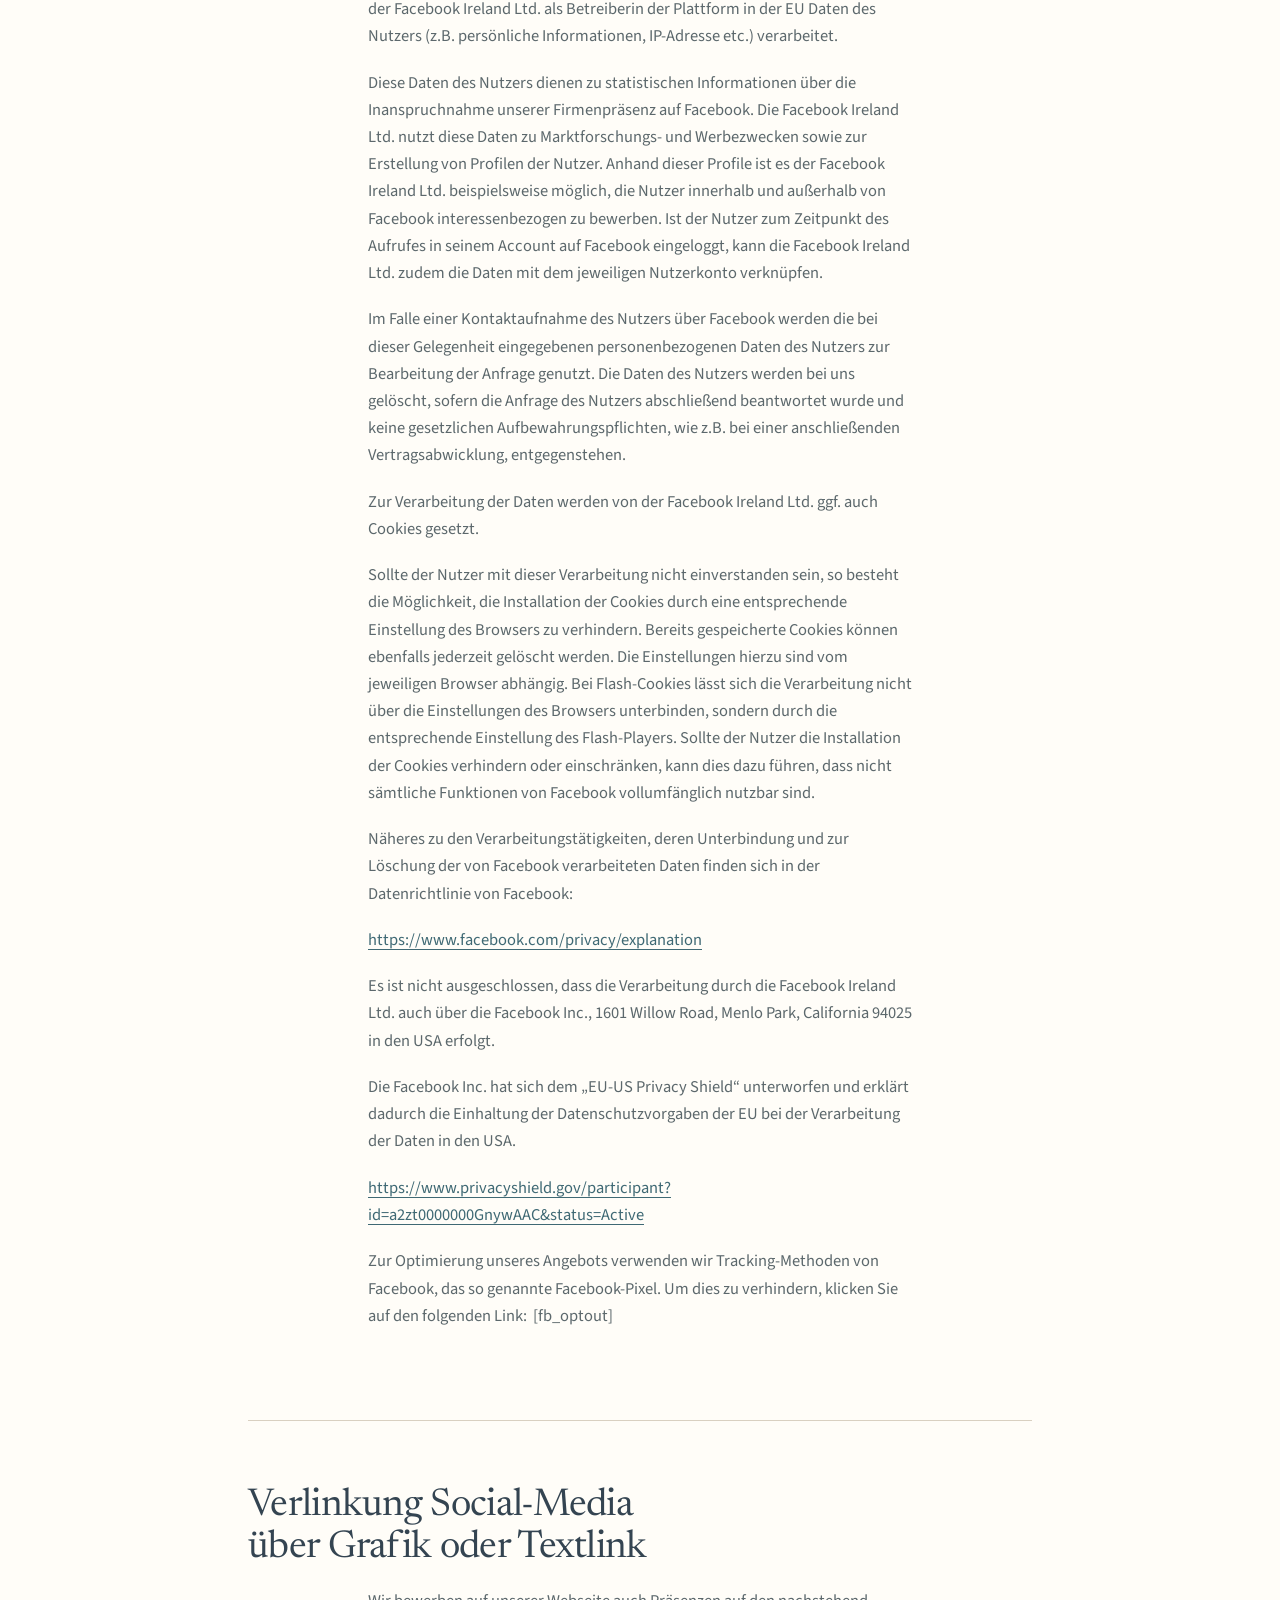
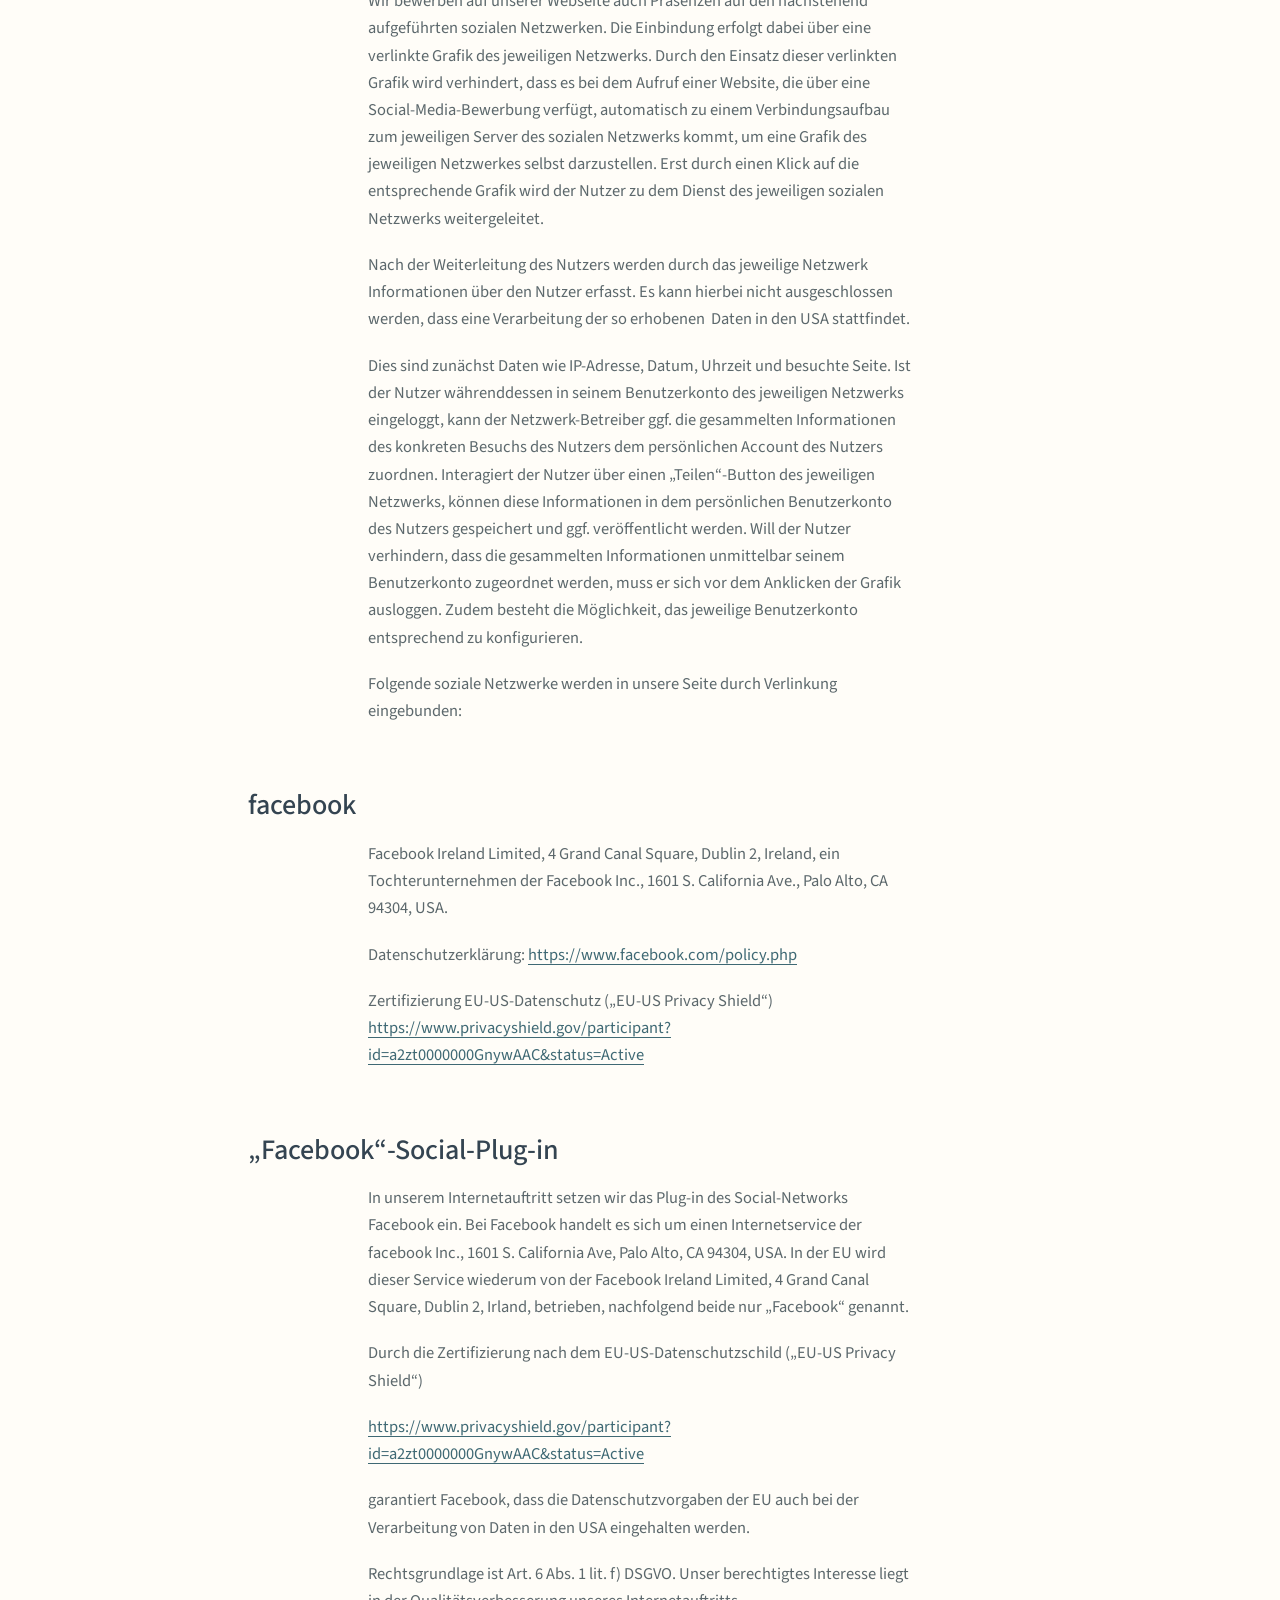
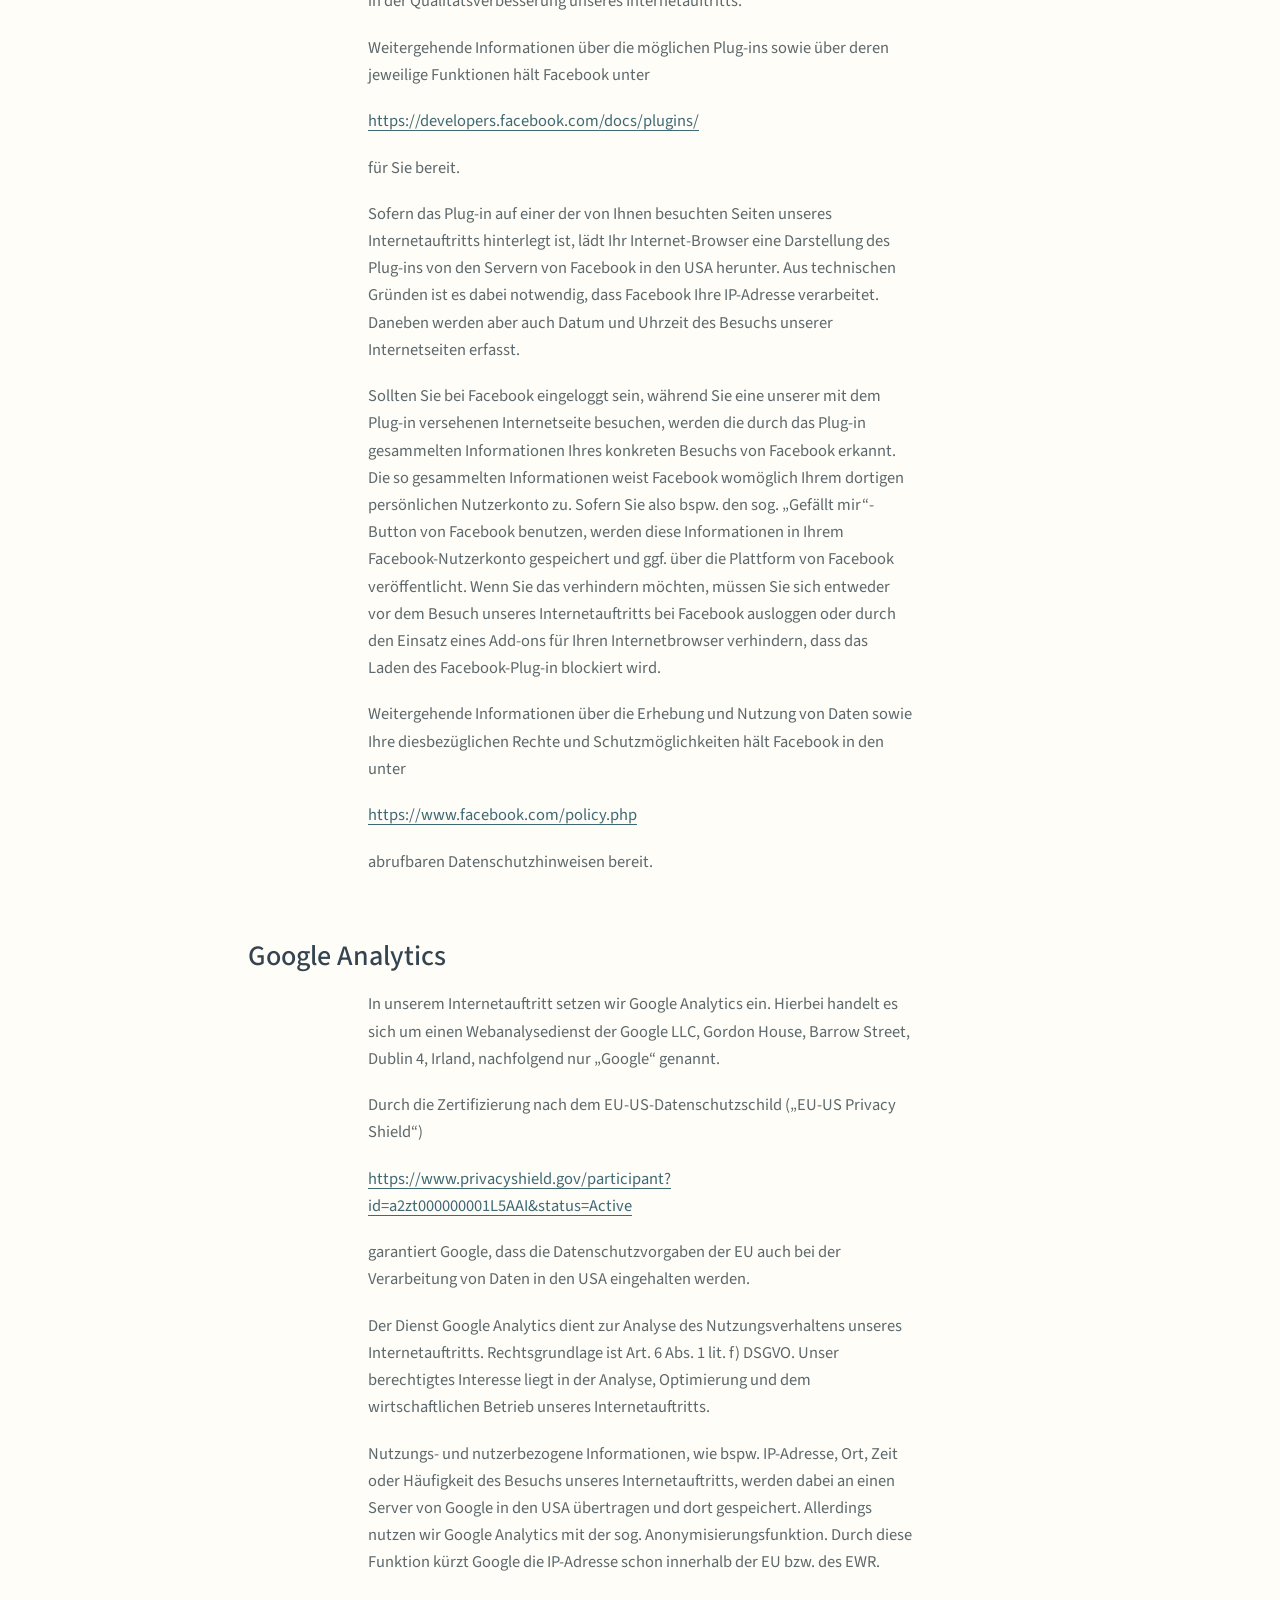
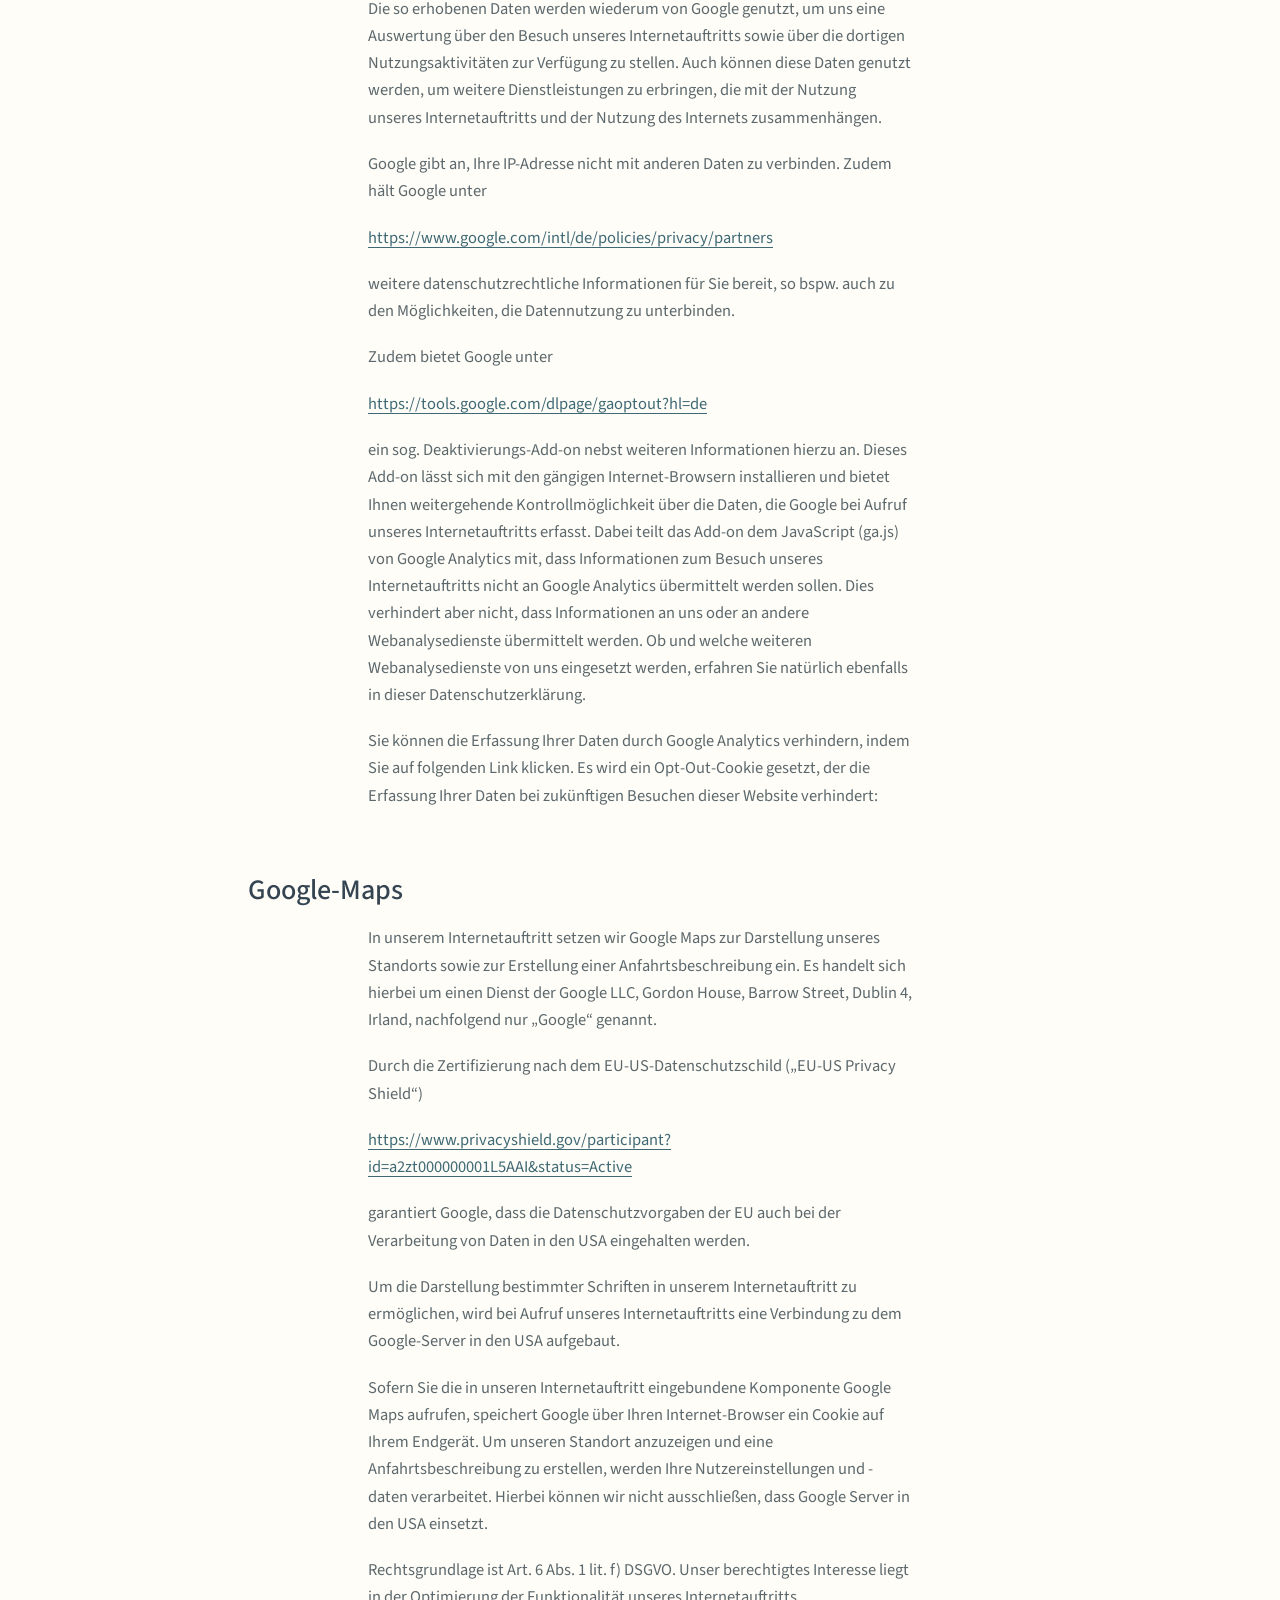
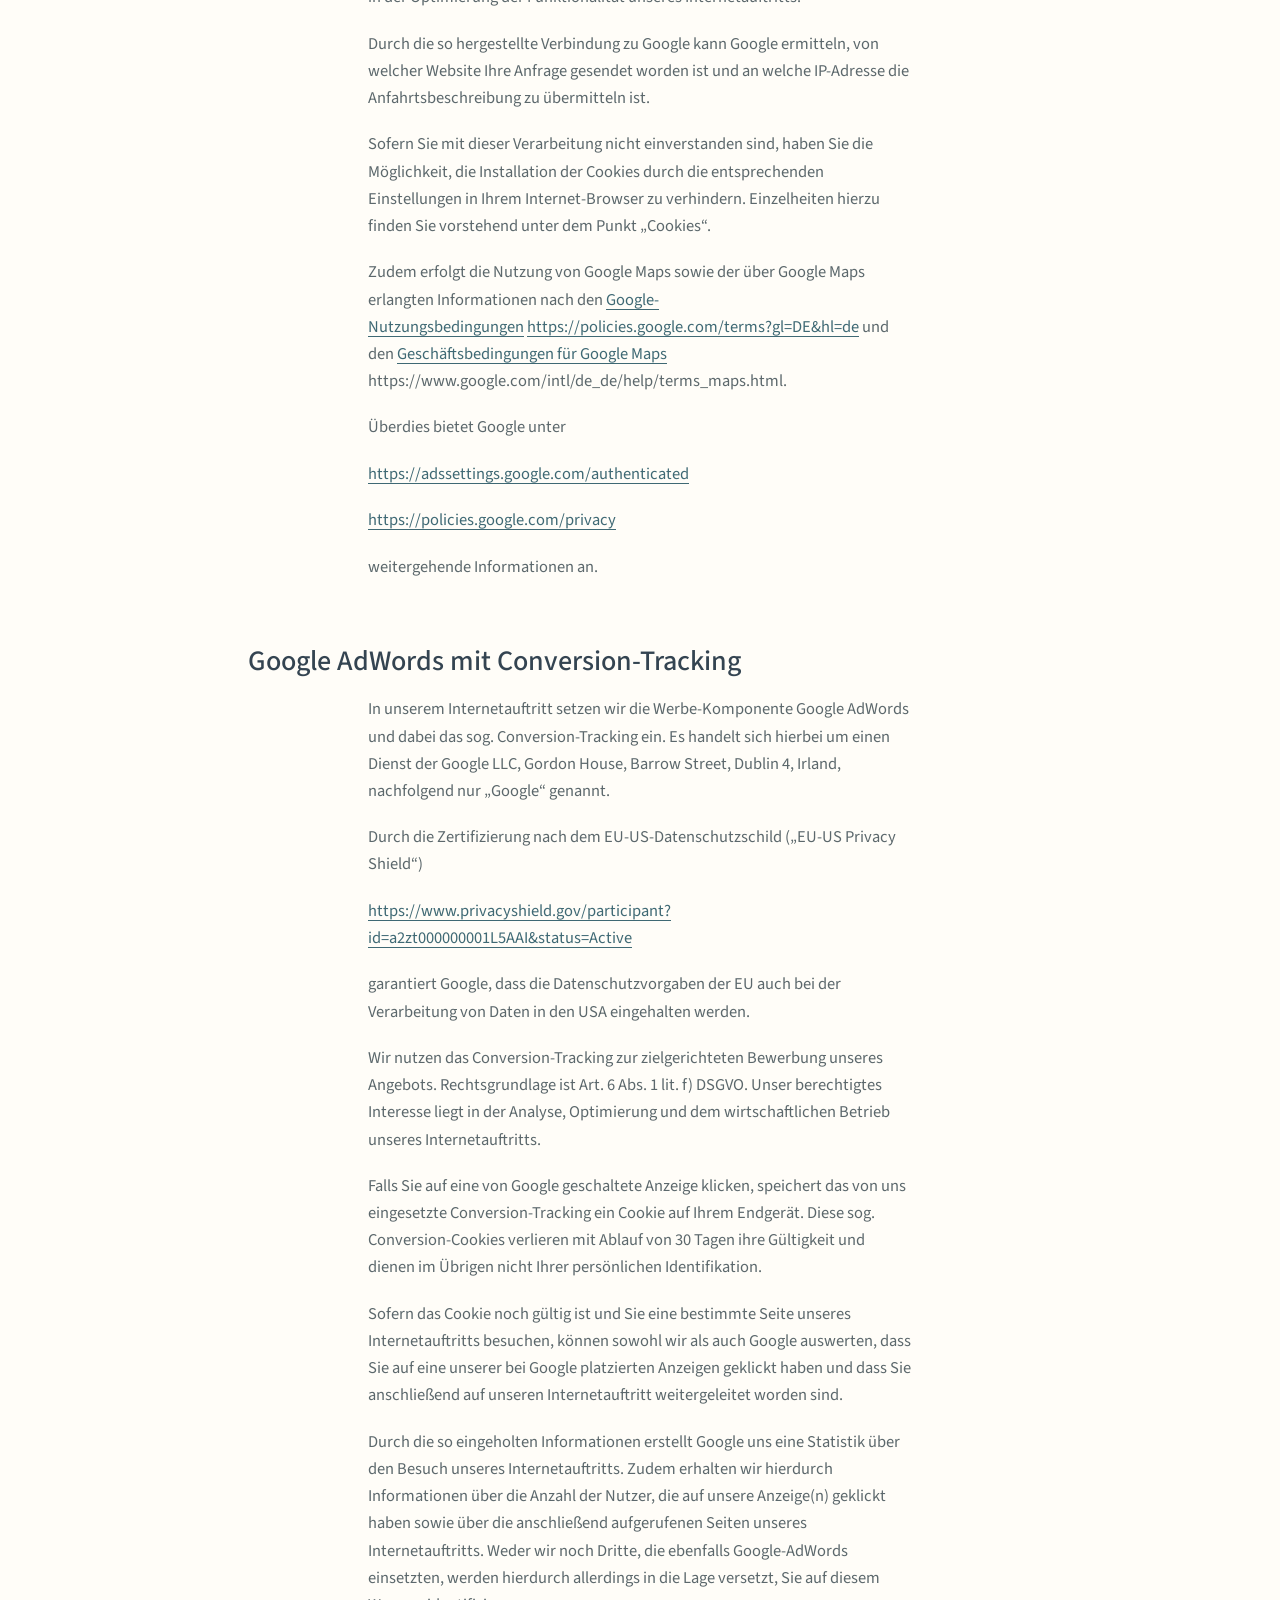
<file: datenschutz.html>
<!DOCTYPE html>
<html lang="de">
  <head>
    <meta name="robots" content="noindex,nofollow,noarchive">
    <meta charset="utf-8">
    <meta name="viewport" content="width=device-width, initial-scale=1">
    <meta name="description" content="Datenschutzerklärung von Sandra Schlautmann für schlautmann.net.">
    <meta name="theme-color" content="#f7f2e8">
    <link rel="canonical" href="https://schlautmann.net/datenschutz.html">
    <title>Datenschutzerklärung · Sandra Schlautmann</title>
    <link rel="icon" href="data:image/svg+xml,%3Csvg xmlns='http://www.w3.org/2000/svg' viewBox='0 0 64 64'%3E%3Crect width='64' height='64' fill='%23f7f2e8'/%3E%3Ctext x='32' y='43' text-anchor='middle' font-family='Georgia,serif' font-size='38' fill='%23344551'%3ES%3C/text%3E%3C/svg%3E">
    <link rel="stylesheet" href="styles.css">
  </head>
  <body>
    <!--
      THESIS: Die Datenschutzerklärung macht transparent, welche Daten beim Besuch und bei der Nutzung dieser Website verarbeitet werden.
      OWN-WORLD: Sonnenwarmes Papier, Muschelweiß, feine Goldlinien, Newsreader und Source Sans 3 tragen dieselbe ruhige Editorialwelt wie die Startseite.
      STORY: Besucher:innen finden die Informationen in einer klar gegliederten Lesespur mit ausreichend Raum für lange rechtliche Texte.
      FORM: Schmale Verlängerung der bestehenden Startseite; statisches HTML, dieselbe Navigation und derselbe Footer.
    -->
    <a class="skip-link" href="#main-content">Zum Inhalt springen</a>

    <header class="site-header" data-header>
      <div class="container header-inner">
        <a class="wordmark" href="index.html" aria-label="Sandra Schlautmann, Startseite">
          <span class="wordmark-name">Sandra Schlautmann</span>
          <span class="wordmark-domain">schlautmann.net</span>
        </a>

        <nav class="site-nav" id="primary-navigation" data-nav aria-label="Hauptnavigation">
          <a href="index.html#haltung">Haltung</a>
          <a href="index.html#arbeitsfelder">Arbeitsfelder</a>
          <a href="index.html#pfade">Vier Wege</a>
          <a href="zauber/">Buch &amp; Begleitwelt</a>
          <a class="nav-contact" href="index.html#kontakt">Schreiben</a>
        </nav>

        <div class="header-tools">
          <button class="menu-toggle" type="button" data-menu-toggle aria-expanded="false" aria-controls="primary-navigation" aria-label="Menü öffnen">
            <svg class="icon icon-menu" aria-hidden="true" viewBox="0 0 24 24" fill="none"><path d="M4 7h16M4 12h16M4 17h16"/></svg>
          </button>
        </div>
      </div>
    </header>

    <main id="main-content" class="legal-main">
      <section class="legal-hero" aria-labelledby="legal-title">
        <div class="container legal-hero-inner">
          <h1 id="legal-title">Datenschutzerklärung</h1>
        </div>
      </section>

      <section class="legal-body section-rule" aria-label="Datenschutzerklärung">
        <div class="container legal-layout">
          <div class="legal-copy privacy-copy">
            <p>Personenbezogene Daten (nachfolgend zumeist nur „Daten“ genannt) werden von uns nur im Rahmen der Erforderlichkeit sowie zum Zwecke der Bereitstellung eines funktionsfähigen und nutzerfreundlichen Internetauftritts, inklusive seiner Inhalte und der dort angebotenen Leistungen, verarbeitet.</p>

            <p>Gemäß Art. 4 Ziffer 1. der Verordnung (EU) 2016/679, also der Datenschutz-Grundverordnung (nachfolgend nur „DSGVO“ genannt), gilt als „Verarbeitung“ jeder mit oder ohne Hilfe automatisierter Verfahren ausgeführter Vorgang oder jede solche Vorgangsreihe im Zusammenhang mit personenbezogenen Daten, wie das Erheben, das Erfassen, die Organisation, das Ordnen, die Speicherung, die Anpassung oder Veränderung, das Auslesen, das Abfragen, die Verwendung, die Offenlegung durch Übermittlung, Verbreitung oder eine andere Form der Bereitstellung, den Abgleich oder die Verknüpfung, die Einschränkung, das Löschen oder die Vernichtung.</p>

            <p>Mit der nachfolgenden Datenschutzerklärung informieren wir Sie insbesondere über Art, Umfang, Zweck, Dauer und Rechtsgrundlage der Verarbeitung personenbezogener Daten, soweit wir entweder allein oder gemeinsam mit anderen über die Zwecke und Mittel der Verarbeitung entscheiden. Zudem informieren wir Sie nachfolgend über die von uns zu Optimierungszwecken sowie zur Steigerung der Nutzungsqualität eingesetzten Fremdkomponenten, soweit hierdurch Dritte Daten in wiederum eigener Verantwortung verarbeiten.</p>

            <p>Unsere Datenschutzerklärung ist wie folgt gegliedert:</p>

            <p>I. Informationen über uns als Verantwortliche<br>II. Rechte der Nutzer und Betroffenen<br>III. Informationen zur Datenverarbeitung</p>

            <h3>I. Informationen über uns als Verantwortliche</h3>

            <p>Verantwortlicher Anbieter dieses Internetauftritts im datenschutzrechtlichen Sinne ist:</p>

            <p>Sandra Schlautmann<br>Friedrichstr. 90g<br>45525 Hattingen<br>Deutschland</p>

            <p>Telefon: 0162/64 020 63<br>E-Mail: sandra@schlautmann.net</p>

            <h3>II. Rechte der Nutzer und Betroffenen</h3>

            <p>Mit Blick auf die nachfolgend noch näher beschriebene Datenverarbeitung haben die Nutzer und Betroffenen das Recht</p>

            <ul><li>auf Bestätigung, ob sie betreffende Daten verarbeitet werden, auf Auskunft über die verarbeiteten Daten, auf weitere Informationen über die Datenverarbeitung sowie auf Kopien der Daten (vgl. auch Art. 15 DSGVO);</li><li>auf Berichtigung oder Vervollständigung unrichtiger bzw. unvollständiger Daten (vgl. auch Art. 16 DSGVO);</li><li>auf unverzügliche Löschung der sie betreffenden Daten (vgl. auch Art. 17 DSGVO), oder, alternativ, soweit eine weitere Verarbeitung gemäß Art. 17 Abs. 3 DSGVO erforderlich ist, auf Einschränkung der Verarbeitung nach Maßgabe von Art. 18 DSGVO;</li><li>auf Erhalt der sie betreffenden und von ihnen bereitgestellten Daten und auf Übermittlung dieser Daten an andere Anbieter/Verantwortliche (vgl. auch Art. 20 DSGVO);</li><li>auf Beschwerde gegenüber der Aufsichtsbehörde, sofern sie der Ansicht sind, dass die sie betreffenden Daten durch den Anbieter unter Verstoß gegen datenschutzrechtliche Bestimmungen verarbeitet werden (vgl. auch Art. 77 DSGVO).</li></ul>

            <p>Darüber hinaus ist der Anbieter dazu verpflichtet, alle Empfänger, denen gegenüber Daten durch den Anbieter offengelegt worden sind, über jedwede Berichtigung oder Löschung von Daten oder die Einschränkung der Verarbeitung, die aufgrund der Artikel 16, 17 Abs. 1, 18 DSGVO erfolgt, zu unterrichten. Diese Verpflichtung besteht jedoch nicht, soweit diese Mitteilung unmöglich oder mit einem unverhältnismäßigen Aufwand verbunden ist. Unbeschadet dessen hat der Nutzer ein Recht auf Auskunft über diese Empfänger.</p>

            <p><strong>Ebenfalls haben die Nutzer und Betroffenen nach Art. 21 DSGVO das Recht auf Widerspruch gegen die künftige Verarbeitung der sie betreffenden Daten, sofern die Daten durch den Anbieter nach Maßgabe von Art. 6 Abs. 1 lit. f) DSGVO verarbeitet werden. Insbesondere ist ein Widerspruch gegen die Datenverarbeitung zum Zwecke der Direktwerbung statthaft.</strong></p>

            <h3>III. Informationen zur Datenverarbeitung</h3>

            <p>Ihre bei Nutzung unseres Internetauftritts verarbeiteten Daten werden gelöscht oder gesperrt, sobald der Zweck der Speicherung entfällt, der Löschung der Daten keine gesetzlichen Aufbewahrungspflichten entgegenstehen und nachfolgend keine anderslautenden Angaben zu einzelnen Verarbeitungsverfahren gemacht werden.</p>

            <h4>Serverdaten</h4>

            <p>Aus technischen Gründen, insbesondere zur Gewährleistung eines sicheren und stabilen Internetauftritts, werden Daten durch Ihren Internet-Browser an uns bzw. an unseren Webspace-Provider übermittelt. Mit diesen sog. Server-Logfiles werden u.a. Typ und Version Ihres Internetbrowsers, das Betriebssystem, die Website, von der aus Sie auf unseren Internetauftritt gewechselt haben (Referrer URL), die Website(s) unseres Internetauftritts, die Sie besuchen, Datum und Uhrzeit des jeweiligen Zugriffs sowie die IP-Adresse des Internetanschlusses, von dem aus die Nutzung unseres Internetauftritts erfolgt, erhoben.</p>

            <p>Diese so erhobenen Daten werden vorrübergehend gespeichert, dies jedoch nicht gemeinsam mit anderen Daten von Ihnen.</p>

            <p>Diese Speicherung erfolgt auf der Rechtsgrundlage von Art. 6 Abs. 1 lit. f) DSGVO. Unser berechtigtes Interesse liegt in der Verbesserung, Stabilität, Funktionalität und Sicherheit unseres Internetauftritts.</p>

            <p>Die Daten werden spätestens nach sieben Tage wieder gelöscht, soweit keine weitere Aufbewahrung zu Beweiszwecken erforderlich ist. Andernfalls sind die Daten bis zur endgültigen Klärung eines Vorfalls ganz oder teilweise von der Löschung ausgenommen.</p>

            <h4>Cookies</h4>

            <h5>a) Sitzungs-Cookies/Session-Cookies</h5>

            <p>Wir verwenden mit unserem Internetauftritt sog. Cookies. Cookies sind kleine Textdateien oder andere Speichertechnologien, die durch den von Ihnen eingesetzten Internet-Browser auf Ihrem Endgerät ablegt und gespeichert werden. Durch diese Cookies werden im individuellen Umfang bestimmte Informationen von Ihnen, wie beispielsweise Ihre Browser- oder Standortdaten oder Ihre IP-Adresse, verarbeitet.</p>

            <p>Durch diese Verarbeitung wird unser Internetauftritt benutzerfreundlicher, effektiver und sicherer, da die Verarbeitung bspw. die Wiedergabe unseres Internetauftritts in unterschiedlichen Sprachen oder das Angebot einer Warenkorbfunktion ermöglicht.</p>

            <p>Rechtsgrundlage dieser Verarbeitung ist Art. 6 Abs. 1 lit b.) DSGVO, sofern diese Cookies Daten zur Vertragsanbahnung oder Vertragsabwicklung verarbeitet werden.</p>

            <p>Falls die Verarbeitung nicht der Vertragsanbahnung oder Vertragsabwicklung dient, liegt unser berechtigtes Interesse in der Verbesserung der Funktionalität unseres Internetauftritts. Rechtsgrundlage ist in dann Art. 6 Abs. 1 lit. f) DSGVO.</p>

            <p>Mit Schließen Ihres Internet-Browsers werden diese Session-Cookies gelöscht.</p>

            <h5>b) Drittanbieter-Cookies</h5>

            <p>Gegebenenfalls werden mit unserem Internetauftritt auch Cookies von Partnerunternehmen, mit denen wir zum Zwecke der Werbung, der Analyse oder der Funktionalitäten unseres Internetauftritts zusammenarbeiten, verwendet.</p>

            <p>Die Einzelheiten hierzu, insbesondere zu den Zwecken und den Rechtsgrundlagen der Verarbeitung solcher Drittanbieter-Cookies, entnehmen Sie bitte den nachfolgenden Informationen.</p>

            <h5>c) Beseitigungsmöglichkeit</h5>

            <p>Sie können die Installation der Cookies durch eine Einstellung Ihres Internet-Browsers verhindern oder einschränken. Ebenfalls können Sie bereits gespeicherte Cookies jederzeit löschen. Die hierfür erforderlichen Schritte und Maßnahmen hängen jedoch von Ihrem konkret genutzten Internet-Browser ab. Bei Fragen benutzen Sie daher bitte die Hilfefunktion oder Dokumentation Ihres Internet-Browsers oder wenden sich an dessen Hersteller bzw. Support. Bei sog. Flash-Cookies kann die Verarbeitung allerdings nicht über die Einstellungen des Browsers unterbunden werden. Stattdessen müssen Sie insoweit die Einstellung Ihres Flash-Players ändern. Auch die hierfür erforderlichen Schritte und Maßnahmen hängen von Ihrem konkret genutzten Flash-Player ab. Bei Fragen benutzen Sie daher bitte ebenso die Hilfefunktion oder Dokumentation Ihres Flash-Players oder wenden sich an den Hersteller bzw. Benutzer-Support.</p>

            <p>Sollten Sie die Installation der Cookies verhindern oder einschränken, kann dies allerdings dazu führen, dass nicht sämtliche Funktionen unseres Internetauftritts vollumfänglich nutzbar sind.</p>

            <h4>Newsletter</h4>

            <p>Falls Sie sich für unseren kostenlosen Newsletter anmelden, werden die von Ihnen hierzu abgefragten Daten, also Ihre E-Mail-Adresse sowie &#8211; optional &#8211; Ihr Name und Ihre Anschrift, an uns übermittelt. Gleichzeitig speichern wir die IP-Adresse des Internetanschlusses von dem aus Sie auf unseren Internetauftritt zugreifen sowie Datum und Uhrzeit Ihrer Anmeldung. Im Rahmen des weiteren Anmeldevorgangs werden wir Ihre Einwilligung in die Übersendung des Newsletters einholen, den Inhalt konkret beschreiben und auf diese Datenschutzerklärung verwiesen. Die dabei erhobenen Daten verwenden wir ausschließlich für den Newsletter-Versand – sie werden deshalb insbesondere auch nicht an Dritte weitergegeben.</p>

            <p>Rechtsgrundlage hierbei ist Art. 6 Abs. 1 lit. a) DSGVO.</p>

            <p>Die Einwilligung in den Newsletter-Versand können Sie gemäß Art. 7 Abs. 3 DSGVO jederzeit mit Wirkung für die Zukunft widerrufen. Hierzu müssen Sie uns lediglich über Ihren Widerruf in Kenntnis setzen oder den in jedem Newsletter enthaltenen Abmeldelink betätigen.</p>

            <h4>Kontaktanfragen / Kontaktmöglichkeit</h4>

            <p>Sofern Sie per Kontaktformular oder E-Mail mit uns in Kontakt treten, werden die dabei von Ihnen angegebenen Daten zur Bearbeitung Ihrer Anfrage genutzt. Die Angabe der Daten ist zur Bearbeitung und Beantwortung Ihre Anfrage erforderlich &#8211; ohne deren Bereitstellung können wir Ihre Anfrage nicht oder allenfalls eingeschränkt beantworten.</p>

            <p>Der automatische Versand über einen externen Formular-Dienst wird derzeit nicht eingesetzt. Bis zur verifizierten technischen Lösung bietet die Website deshalb nur einen direkten E-Mail-Kontakt an.</p>

            <p>Rechtsgrundlage für diese Verarbeitung ist Art. 6 Abs. 1 lit. b) DSGVO.</p>

            <p>Ihre Daten werden gelöscht, sofern Ihre Anfrage abschließend beantwortet worden ist und der Löschung keine gesetzlichen Aufbewahrungspflichten entgegenstehen, wie bspw. bei einer sich etwaig anschließenden Vertragsabwicklung.</p>

            <h4>Nutzerbeiträge, Kommentare und Bewertungen</h4>

            <p>Wir bieten Ihnen an, auf unseren Internetseiten Fragen, Antworten, Meinungen oder Bewertungen, nachfolgend nur „Beiträge genannt, zu veröffentlichen. Sofern Sie dieses Angebot in Anspruch nehmen, verarbeiten und veröffentlichen wir Ihren Beitrag, Datum und Uhrzeit der Einreichung sowie das von Ihnen ggf. genutzte Pseudonym.</p>

            <p>Rechtsgrundlage hierbei ist Art. 6 Abs. 1 lit. a) DSGVO. Die Einwilligung können Sie gemäß Art. 7 Abs. 3 DSGVO jederzeit mit Wirkung für die Zukunft widerrufen. Hierzu müssen Sie uns lediglich über Ihren Widerruf in Kenntnis setzen.</p>

            <p>Darüber hinaus verarbeiten wir auch Ihre IP- und E-Mail-Adresse. Die IP-Adresse wird verarbeitet, weil wir ein berechtigtes Interesse daran haben, weitere Schritte einzuleiten oder zu unterstützen, sofern Ihr Beitrag in Rechte Dritter eingreift und/oder er sonst wie rechtswidrig erfolgt.</p>

            <p>Rechtsgrundlage ist in diesem Fall Art. 6 Abs. 1 lit. f) DSGVO. Unser berechtigtes Interesse liegt in der ggf. notwendigen Rechtsverteidigung.</p>

            <h4>Facebook</h4>

            <p>Zur Bewerbung unserer Produkte und Leistungen sowie zur Kommunikation mit Interessenten oder Kunden betreiben wir eine Firmenpräsenz auf der Plattform Facebook.</p>

            <p>Auf dieser Social-Media-Plattform sind wir gemeinsam mit der Facebook Ireland Ltd., 4 Grand Canal Square, Grand Canal Harbour, Dublin 2 Ireland, verantwortlich.</p>

            <p>Der Datenschutzbeauftragte von Facebook kann über ein Kontaktformular erreicht werden:</p>

            <p><a href="https://www.facebook.com/help/contact/540977946302970" target="_blank" rel="noopener noreferrer">https://www.facebook.com/help/contact/540977946302970</a></p>

            <p>Die gemeinsame Verantwortlichkeit haben wir in einer Vereinbarung bezüglich der jeweiligen Verpflichtungen im Sinne der DSGVO geregelt. Diese Vereinbarung, aus der sich die gegenseitigen Verpflichtungen ergeben, ist unter dem folgenden Link abrufbar:</p>

            <p><a href="https://www.facebook.com/legal/terms/page_controller_addendum" target="_blank" rel="noopener noreferrer">https://www.facebook.com/legal/terms/page_controller_addendum</a></p>

            <p>Rechtsgrundlage für die dadurch erfolgende und nachfolgend wiedergegebene Verarbeitung von personenbezogenen Daten ist Art. 6 Abs. 1 lit. f DSGVO. Unser berechtigtes Interesse besteht an der Analyse, der Kommunikation sowie dem Absatz und der Bewerbung unserer Produkte und Leistungen.</p>

            <p>Rechtsgrundlage kann auch eine Einwilligung des Nutzers gemäß Art. 6 Abs. 1 lit. a DSGVO gegenüber dem Plattformbetreiber sein. Die Einwilligung hierzu kann der Nutzer nach Art. 7 Abs. 3 DSGVO jederzeit durch eine Mitteilung an den Plattformbetreiber für die Zukunft widerrufen.</p>

            <p>Bei dem Aufruf unseres Onlineauftritts auf der Plattform Facebook werden von der Facebook Ireland Ltd. als Betreiberin der Plattform in der EU Daten des Nutzers (z.B. persönliche Informationen, IP-Adresse etc.) verarbeitet.</p>

            <p>Diese Daten des Nutzers dienen zu statistischen Informationen über die Inanspruchnahme unserer Firmenpräsenz auf Facebook. Die Facebook Ireland Ltd. nutzt diese Daten zu Marktforschungs- und Werbezwecken sowie zur Erstellung von Profilen der Nutzer. Anhand dieser Profile ist es der Facebook Ireland Ltd. beispielsweise möglich, die Nutzer innerhalb und außerhalb von Facebook interessenbezogen zu bewerben. Ist der Nutzer zum Zeitpunkt des Aufrufes in seinem Account auf Facebook eingeloggt, kann die Facebook Ireland Ltd. zudem die Daten mit dem jeweiligen Nutzerkonto verknüpfen.</p>

            <p>Im Falle einer Kontaktaufnahme des Nutzers über Facebook werden die bei dieser Gelegenheit eingegebenen personenbezogenen Daten des Nutzers zur Bearbeitung der Anfrage genutzt. Die Daten des Nutzers werden bei uns gelöscht, sofern die Anfrage des Nutzers abschließend beantwortet wurde und keine gesetzlichen Aufbewahrungspflichten, wie z.B. bei einer anschließenden Vertragsabwicklung, entgegenstehen.</p>

            <p>Zur Verarbeitung der Daten werden von der Facebook Ireland Ltd. ggf. auch Cookies gesetzt.</p>

            <p>Sollte der Nutzer mit dieser Verarbeitung nicht einverstanden sein, so besteht die Möglichkeit, die Installation der Cookies durch eine entsprechende Einstellung des Browsers zu verhindern. Bereits gespeicherte Cookies können ebenfalls jederzeit gelöscht werden. Die Einstellungen hierzu sind vom jeweiligen Browser abhängig. Bei Flash-Cookies lässt sich die Verarbeitung nicht über die Einstellungen des Browsers unterbinden, sondern durch die entsprechende Einstellung des Flash-Players. Sollte der Nutzer die Installation der Cookies verhindern oder einschränken, kann dies dazu führen, dass nicht sämtliche Funktionen von Facebook vollumfänglich nutzbar sind.</p>

            <p>Näheres zu den Verarbeitungstätigkeiten, deren Unterbindung und zur Löschung der von Facebook verarbeiteten Daten finden sich in der Datenrichtlinie von Facebook:</p>

            <p><a href="https://www.facebook.com/privacy/explanation" target="_blank" rel="noopener noreferrer">https://www.facebook.com/privacy/explanation</a></p>

            <p>Es ist nicht ausgeschlossen, dass die Verarbeitung durch die Facebook Ireland Ltd. auch über die Facebook Inc., 1601 Willow Road, Menlo Park, California 94025 in den USA erfolgt.</p>

            <p>Die Facebook Inc. hat sich dem „EU-US Privacy Shield“ unterworfen und erklärt dadurch die Einhaltung der Datenschutzvorgaben der EU bei der Verarbeitung der Daten in den USA.</p>

            <p><a href="https://www.privacyshield.gov/participant?id=a2zt0000000GnywAAC&amp;status=Active" target="_blank" rel="noopener noreferrer">https://www.privacyshield.gov/participant?id=a2zt0000000GnywAAC&amp;status=Active</a></p>

            <p>Zur Optimierung unseres Angebots verwenden wir Tracking-Methoden von Facebook, das so genannte Facebook-Pixel. Um dies zu verhindern, klicken Sie auf den folgenden Link:  [fb_optout]</p>

            <h3>Verlinkung Social-Media über Grafik oder Textlink</h3>

            <p>Wir bewerben auf unserer Webseite auch Präsenzen auf den nachstehend aufgeführten sozialen Netzwerken. Die Einbindung erfolgt dabei über eine verlinkte Grafik des jeweiligen Netzwerks. Durch den Einsatz dieser verlinkten Grafik wird verhindert, dass es bei dem Aufruf einer Website, die über eine Social-Media-Bewerbung verfügt, automatisch zu einem Verbindungsaufbau zum jeweiligen Server des sozialen Netzwerks kommt, um eine Grafik des jeweiligen Netzwerkes selbst darzustellen. Erst durch einen Klick auf die entsprechende Grafik wird der Nutzer zu dem Dienst des jeweiligen sozialen Netzwerks weitergeleitet.</p>

            <p>Nach der Weiterleitung des Nutzers werden durch das jeweilige Netzwerk Informationen über den Nutzer erfasst. Es kann hierbei nicht ausgeschlossen werden, dass eine Verarbeitung der so erhobenen  Daten in den USA stattfindet.</p>

            <p>Dies sind zunächst Daten wie IP-Adresse, Datum, Uhrzeit und besuchte Seite. Ist der Nutzer währenddessen in seinem Benutzerkonto des jeweiligen Netzwerks eingeloggt, kann der Netzwerk-Betreiber ggf. die gesammelten Informationen des konkreten Besuchs des Nutzers dem persönlichen Account des Nutzers zuordnen. Interagiert der Nutzer über einen „Teilen“-Button des jeweiligen Netzwerks, können diese Informationen in dem persönlichen Benutzerkonto des Nutzers gespeichert und ggf. veröffentlicht werden. Will der Nutzer verhindern, dass die gesammelten Informationen unmittelbar seinem Benutzerkonto zugeordnet werden, muss er sich vor dem Anklicken der Grafik ausloggen. Zudem besteht die Möglichkeit, das jeweilige Benutzerkonto entsprechend zu konfigurieren.</p>

            <p>Folgende soziale Netzwerke werden in unsere Seite durch Verlinkung eingebunden:</p>

            <h4>facebook</h4>

            <p>Facebook Ireland Limited, 4 Grand Canal Square, Dublin 2, Ireland, ein Tochterunternehmen der Facebook Inc., 1601 S. California Ave., Palo Alto, CA 94304, USA.</p>

            <p>Datenschutzerklärung: <a href="https://www.facebook.com/policy.php" target="_blank" rel="noopener noreferrer">https://www.facebook.com/policy.php</a></p>

            <p>Zertifizierung EU-US-Datenschutz („EU-US Privacy Shield“) <a href="https://www.privacyshield.gov/participant?id=a2zt0000000GnywAAC&amp;status=Active" target="_blank" rel="noopener noreferrer">https://www.privacyshield.gov/participant?id=a2zt0000000GnywAAC&amp;status=Active</a></p>

            <h4>„Facebook“-Social-Plug-in</h4>

            <p>In unserem Internetauftritt setzen wir das Plug-in des Social-Networks Facebook ein. Bei Facebook handelt es sich um einen Internetservice der facebook Inc., 1601 S. California Ave, Palo Alto, CA 94304, USA. In der EU wird dieser Service wiederum von der Facebook Ireland Limited, 4 Grand Canal Square, Dublin 2, Irland, betrieben, nachfolgend beide nur „Facebook“ genannt.</p>

            <p>Durch die Zertifizierung nach dem EU-US-Datenschutzschild („EU-US Privacy Shield“)</p>

            <p><a href="https://www.privacyshield.gov/participant?id=a2zt0000000GnywAAC&amp;status=Active" target="_blank" rel="noopener noreferrer">https://www.privacyshield.gov/participant?id=a2zt0000000GnywAAC&amp;status=Active</a></p>

            <p>garantiert Facebook, dass die Datenschutzvorgaben der EU auch bei der Verarbeitung von Daten in den USA eingehalten werden.</p>

            <p>Rechtsgrundlage ist Art. 6 Abs. 1 lit. f) DSGVO. Unser berechtigtes Interesse liegt in der Qualitätsverbesserung unseres Internetauftritts.</p>

            <p>Weitergehende Informationen über die möglichen Plug-ins sowie über deren jeweilige Funktionen hält Facebook unter</p>

            <p><a href="https://developers.facebook.com/docs/plugins/" target="_blank" rel="noopener noreferrer">https://developers.facebook.com/docs/plugins/</a></p>

            <p>für Sie bereit.</p>

            <p>Sofern das Plug-in auf einer der von Ihnen besuchten Seiten unseres Internetauftritts hinterlegt ist, lädt Ihr Internet-Browser eine Darstellung des Plug-ins von den Servern von Facebook in den USA herunter. Aus technischen Gründen ist es dabei notwendig, dass Facebook Ihre IP-Adresse verarbeitet. Daneben werden aber auch Datum und Uhrzeit des Besuchs unserer Internetseiten erfasst.</p>

            <p>Sollten Sie bei Facebook eingeloggt sein, während Sie eine unserer mit dem Plug-in versehenen Internetseite besuchen, werden die durch das Plug-in gesammelten Informationen Ihres konkreten Besuchs von Facebook erkannt. Die so gesammelten Informationen weist Facebook womöglich Ihrem dortigen persönlichen Nutzerkonto zu. Sofern Sie also bspw. den sog. „Gefällt mir“-Button von Facebook benutzen, werden diese Informationen in Ihrem Facebook-Nutzerkonto gespeichert und ggf. über die Plattform von Facebook veröffentlicht. Wenn Sie das verhindern möchten, müssen Sie sich entweder vor dem Besuch unseres Internetauftritts bei Facebook ausloggen oder durch den Einsatz eines Add-ons für Ihren Internetbrowser verhindern, dass das Laden des Facebook-Plug-in blockiert wird.</p>

            <p>Weitergehende Informationen über die Erhebung und Nutzung von Daten sowie Ihre diesbezüglichen Rechte und Schutzmöglichkeiten hält Facebook in den unter</p>

            <p><a href="https://www.facebook.com/policy.php" target="_blank" rel="noopener noreferrer">https://www.facebook.com/policy.php</a></p>

            <p>abrufbaren Datenschutzhinweisen bereit.</p>

            <h4>Google Analytics</h4>

            <p>In unserem Internetauftritt setzen wir Google Analytics ein. Hierbei handelt es sich um einen Webanalysedienst der Google LLC, Gordon House, Barrow Street, Dublin 4, Irland, nachfolgend nur „Google“ genannt.</p>

            <p>Durch die Zertifizierung nach dem EU-US-Datenschutzschild („EU-US Privacy Shield“)</p>

            <p><a href="https://www.privacyshield.gov/participant?id=a2zt000000001L5AAI&amp;status=Active" target="_blank" rel="noopener noreferrer">https://www.privacyshield.gov/participant?id=a2zt000000001L5AAI&amp;status=Active</a></p>

            <p>garantiert Google, dass die Datenschutzvorgaben der EU auch bei der Verarbeitung von Daten in den USA eingehalten werden.</p>

            <p>Der Dienst Google Analytics dient zur Analyse des Nutzungsverhaltens unseres Internetauftritts. Rechtsgrundlage ist Art. 6 Abs. 1 lit. f) DSGVO. Unser berechtigtes Interesse liegt in der Analyse, Optimierung und dem wirtschaftlichen Betrieb unseres Internetauftritts.</p>

            <p>Nutzungs- und nutzerbezogene Informationen, wie bspw. IP-Adresse, Ort, Zeit oder Häufigkeit des Besuchs unseres Internetauftritts, werden dabei an einen Server von Google in den USA übertragen und dort gespeichert. Allerdings nutzen wir Google Analytics mit der sog. Anonymisierungsfunktion. Durch diese Funktion kürzt Google die IP-Adresse schon innerhalb der EU bzw. des EWR.</p>

            <p>Die so erhobenen Daten werden wiederum von Google genutzt, um uns eine Auswertung über den Besuch unseres Internetauftritts sowie über die dortigen Nutzungsaktivitäten zur Verfügung zu stellen. Auch können diese Daten genutzt werden, um weitere Dienstleistungen zu erbringen, die mit der Nutzung unseres Internetauftritts und der Nutzung des Internets zusammenhängen.</p>

            <p>Google gibt an, Ihre IP-Adresse nicht mit anderen Daten zu verbinden. Zudem hält Google unter</p>

            <p><a href="https://www.google.com/intl/de/policies/privacy/partners" target="_blank" rel="noopener noreferrer">https://www.google.com/intl/de/policies/privacy/partners</a></p>

            <p>weitere datenschutzrechtliche Informationen für Sie bereit, so bspw. auch zu den Möglichkeiten, die Datennutzung zu unterbinden.</p>

            <p>Zudem bietet Google unter</p>

            <p><a href="https://tools.google.com/dlpage/gaoptout?hl=de" target="_blank" rel="noopener noreferrer">https://tools.google.com/dlpage/gaoptout?hl=de</a></p>

            <p>ein sog. Deaktivierungs-Add-on nebst weiteren Informationen hierzu an. Dieses Add-on lässt sich mit den gängigen Internet-Browsern installieren und bietet Ihnen weitergehende Kontrollmöglichkeit über die Daten, die Google bei Aufruf unseres Internetauftritts erfasst. Dabei teilt das Add-on dem JavaScript (ga.js) von Google Analytics mit, dass Informationen zum Besuch unseres Internetauftritts nicht an Google Analytics übermittelt werden sollen. Dies verhindert aber nicht, dass Informationen an uns oder an andere Webanalysedienste übermittelt werden. Ob und welche weiteren Webanalysedienste von uns eingesetzt werden, erfahren Sie natürlich ebenfalls in dieser Datenschutzerklärung.</p>

            <p>Sie können die Erfassung Ihrer Daten durch Google Analytics verhindern, indem Sie auf folgenden Link klicken. Es wird ein Opt-Out-Cookie gesetzt, der die Erfassung Ihrer Daten bei zukünftigen Besuchen dieser Website verhindert: </p>

            <h4>Google-Maps</h4>

            <p>In unserem Internetauftritt setzen wir Google Maps zur Darstellung unseres Standorts sowie zur Erstellung einer Anfahrtsbeschreibung ein. Es handelt sich hierbei um einen Dienst der Google LLC, Gordon House, Barrow Street, Dublin 4, Irland, nachfolgend nur „Google“ genannt.</p>

            <p>Durch die Zertifizierung nach dem EU-US-Datenschutzschild („EU-US Privacy Shield“)</p>

            <p><a href="https://www.privacyshield.gov/participant?id=a2zt000000001L5AAI&amp;status=Active" target="_blank" rel="noopener noreferrer">https://www.privacyshield.gov/participant?id=a2zt000000001L5AAI&amp;status=Active</a></p>

            <p>garantiert Google, dass die Datenschutzvorgaben der EU auch bei der Verarbeitung von Daten in den USA eingehalten werden.</p>

            <p>Um die Darstellung bestimmter Schriften in unserem Internetauftritt zu ermöglichen, wird bei Aufruf unseres Internetauftritts eine Verbindung zu dem Google-Server in den USA aufgebaut.</p>

            <p>Sofern Sie die in unseren Internetauftritt eingebundene Komponente Google Maps aufrufen, speichert Google über Ihren Internet-Browser ein Cookie auf Ihrem Endgerät. Um unseren Standort anzuzeigen und eine Anfahrtsbeschreibung zu erstellen, werden Ihre Nutzereinstellungen und -daten verarbeitet. Hierbei können wir nicht ausschließen, dass Google Server in den USA einsetzt.</p>

            <p>Rechtsgrundlage ist Art. 6 Abs. 1 lit. f) DSGVO. Unser berechtigtes Interesse liegt in der Optimierung der Funktionalität unseres Internetauftritts.</p>

            <p>Durch die so hergestellte Verbindung zu Google kann Google ermitteln, von welcher Website Ihre Anfrage gesendet worden ist und an welche IP-Adresse die Anfahrtsbeschreibung zu übermitteln ist.</p>

            <p>Sofern Sie mit dieser Verarbeitung nicht einverstanden sind, haben Sie die Möglichkeit, die Installation der Cookies durch die entsprechenden Einstellungen in Ihrem Internet-Browser zu verhindern. Einzelheiten hierzu finden Sie vorstehend unter dem Punkt „Cookies“.</p>

            <p>Zudem erfolgt die Nutzung von Google Maps sowie der über Google Maps erlangten Informationen nach den <a href="http://www.google.de/accounts/TOS" target="_blank" rel="noopener noreferrer">Google-Nutzungsbedingungen</a> <a href="https://policies.google.com/terms?gl=DE&amp;hl=de" target="_blank" rel="noopener noreferrer">https://policies.google.com/terms?gl=DE&amp;hl=de</a> und den <a href="http://www.google.com/intl/de_de/help/terms_maps.html" target="_blank" rel="noopener noreferrer">Geschäftsbedingungen für Google Maps</a> https://www.google.com/intl/de_de/help/terms_maps.html.</p>

            <p>Überdies bietet Google unter</p>

            <p><a href="https://adssettings.google.com/authenticated" target="_blank" rel="noopener noreferrer">https://adssettings.google.com/authenticated</a></p>

            <p><a href="https://policies.google.com/privacy" target="_blank" rel="noopener noreferrer">https://policies.google.com/privacy</a></p>

            <p>weitergehende Informationen an.</p>

            <h4>Google AdWords mit Conversion-Tracking</h4>

            <p>In unserem Internetauftritt setzen wir die Werbe-Komponente Google AdWords und dabei das sog. Conversion-Tracking ein. Es handelt sich hierbei um einen Dienst der Google LLC, Gordon House, Barrow Street, Dublin 4, Irland, nachfolgend nur „Google“ genannt.</p>

            <p>Durch die Zertifizierung nach dem EU-US-Datenschutzschild („EU-US Privacy Shield“)</p>

            <p><a href="https://www.privacyshield.gov/participant?id=a2zt000000001L5AAI&amp;status=Active" target="_blank" rel="noopener noreferrer">https://www.privacyshield.gov/participant?id=a2zt000000001L5AAI&amp;status=Active</a></p>

            <p>garantiert Google, dass die Datenschutzvorgaben der EU auch bei der Verarbeitung von Daten in den USA eingehalten werden.</p>

            <p>Wir nutzen das Conversion-Tracking zur zielgerichteten Bewerbung unseres Angebots. Rechtsgrundlage ist Art. 6 Abs. 1 lit. f) DSGVO. Unser berechtigtes Interesse liegt in der Analyse, Optimierung und dem wirtschaftlichen Betrieb unseres Internetauftritts.</p>

            <p>Falls Sie auf eine von Google geschaltete Anzeige klicken, speichert das von uns eingesetzte Conversion-Tracking ein Cookie auf Ihrem Endgerät. Diese sog. Conversion-Cookies verlieren mit Ablauf von 30 Tagen ihre Gültigkeit und dienen im Übrigen nicht Ihrer persönlichen Identifikation.</p>

            <p>Sofern das Cookie noch gültig ist und Sie eine bestimmte Seite unseres Internetauftritts besuchen, können sowohl wir als auch Google auswerten, dass Sie auf eine unserer bei Google platzierten Anzeigen geklickt haben und dass Sie anschließend auf unseren Internetauftritt weitergeleitet worden sind.</p>

            <p>Durch die so eingeholten Informationen erstellt Google uns eine Statistik über den Besuch unseres Internetauftritts. Zudem erhalten wir hierdurch Informationen über die Anzahl der Nutzer, die auf unsere Anzeige(n) geklickt haben sowie über die anschließend aufgerufenen Seiten unseres Internetauftritts. Weder wir noch Dritte, die ebenfalls Google-AdWords einsetzten, werden hierdurch allerdings in die Lage versetzt, Sie auf diesem Wege zu identifizieren.</p>

            <p>Durch die entsprechenden Einstellungen Ihres Internet-Browsers können Sie zudem die Installation der Cookies verhindern oder einschränken. Gleichzeitig können Sie bereits gespeicherte Cookies jederzeit löschen. Die hierfür erforderlichen Schritte und Maßnahmen hängen jedoch von Ihrem konkret genutzten Internet-Browser ab. Bei Fragen benutzen Sie daher bitte die Hilfefunktion oder Dokumentation Ihres Internet-Browsers oder wenden sich an dessen Hersteller bzw. Support.</p>

            <p>Ferner bietet auch Google unter</p>

            <p><a href="https://services.google.com/sitestats/de.html" target="_blank" rel="noopener noreferrer">https://services.google.com/sitestats/de.html</a></p>

            <p><a href="http://www.google.com/policies/technologies/ads/" target="_blank" rel="noopener noreferrer">http://www.google.com/policies/technologies/ads/</a></p>

            <p><a href="http://www.google.de/policies/privacy/" target="_blank" rel="noopener noreferrer">http://www.google.de/policies/privacy/</a></p>

            <p>weitergehende Informationen zu diesem Thema und dabei insbesondere zu den Möglichkeiten der Unterbindung der Datennutzung an.</p>

            <h4>Google Remarketing oder &#8222;Ähnliche Zielgruppen&#8220;-Komponente von Google</h4>

            <p>In unserem Internetauftritt setzen wir die Remarketing- oder „Ähnliche Zielgruppen“-Funktion ein. Es handelt sich hierbei um einen Dienst der Google LLC, Gordon House, Barrow Street, Dublin 4, Irland, nachfolgend nur „Google“ genannt.</p>

            <p>Durch die Zertifizierung nach dem EU-US-Datenschutzschild („EU-US Privacy Shield“)</p>

            <p><a href="https://www.privacyshield.gov/participant?id=a2zt000000001L5AAI&amp;status=Active" target="_blank" rel="noopener noreferrer">https://www.privacyshield.gov/participant?id=a2zt000000001L5AAI&amp;status=Active</a></p>

            <p>garantiert Google, dass die Datenschutzvorgaben der EU auch bei der Verarbeitung von Daten in den USA eingehalten werden.</p>

            <p>Wir nutzen diese Funktion, um interessenbezogene, personalisierte Werbung auf Internetseiten Dritter, die ebenfalls an dem Werbe-Netzwerk von Google teilnehmen, zu schalten.</p>

            <p>Rechtsgrundlage ist Art. 6 Abs. 1 lit. f) DSGVO. Unser berechtigtes Interesse liegt in der Analyse, Optimierung und dem wirtschaftlichen Betrieb unseres Internetauftritts.</p>

            <p>Damit dieser Werbe-Dienst ermöglicht werden kann, speichert Google während Ihres Besuchs unseres Internetauftritts über Ihren Internet-Browser ein Cookie mit einer Zahlenfolge auf Ihrem Endgerät. Dieses Cookie erfasst in anonymisierter Form sowohl Ihren Besuch als auch die Nutzung unseres Internetauftritts. Personenbezogene Daten wird dabei allerdings nicht weitergegeben. Sofern Sie anschließend den Internetauftritt eines Dritten besuchen, der seinerseits ebenfalls das Werbe-Netzwerk von Google nutzt, werden womöglich Werbeeinblendungen erscheinen, die einen Bezug zu unserem Internetauftritt bzw. zu unseren dortigen Angeboten aufweisen.</p>

            <p>Zur dauerhaften Deaktivierung dieser Funktion bietet Google für die gängigsten Internet-Browser über</p>

            <p><a href="https://www.google.com/settings/ads/plugin" target="_blank" rel="noopener noreferrer">https://www.google.com/settings/ads/plugin</a></p>

            <p>ein Browser-Plugin an.</p>

            <p>Ebenfalls kann die Verwendung von Cookies bestimmter Anbieter bspw. über</p>

            <p><a href="http://www.youronlinechoices.com/uk/your-ad-choices" target="_blank" rel="noopener noreferrer">http://www.youronlinechoices.com/uk/your-ad-choices</a></p>

            <p>oder</p>

            <p><a href="http://www.networkadvertising.org/choices/" target="_blank" rel="noopener noreferrer">http://www.networkadvertising.org/choices/</a></p>

            <p>per Opt-out deaktiviert werden.</p>

            <p>Durch das sog. <strong>Cross-Device-Marketing</strong> kann Google Ihr Nutzungsverhalten unter Umständen auch über mehrere Endgeräte hinweg verfolgen, sodass Ihnen womöglich selbst dann interessenbezogene, personalisierte Werbung angezeigt wird, wenn Sie das Endgerät wechseln. Dies setzt allerdings voraus, dass Sie der Verknüpfung Ihrer Browserverläufe mit Ihrem bestehenden Google-Konto zugestimmt haben.</p>

            <p>Google bietet weitergehende Informationen zu Google Remarketing unter</p>

            <p><a href="http://www.google.com/privacy/ads/" target="_blank" rel="noopener noreferrer">http://www.google.com/privacy/ads/</a></p>

            <p>an.</p>

            <p><a href="https://www.ratgeberrecht.eu/leistungen/muster-datenschutzerklaerung.html" target="_blank" rel="noopener noreferrer">Muster-Datenschutzerklärung</a> der <a href="https://www.ratgeberrecht.eu/" target="_blank" rel="noopener noreferrer">Anwaltskanzlei Weiß &amp; Partner</a></p>
          </div>
        </div>
      </section>
    </main>

    <footer class="site-footer">
      <div class="container footer-inner">
        <div>
          <span class="footer-wordmark">Sandra Schlautmann</span>
          <span class="footer-note">Mit Erfahrung, einem wachen Blick und ziemlich viel Seele.</span>
        </div>
        <nav aria-label="Fußnavigation" class="footer-nav">
          <a href="index.html">Startseite</a>
          <a href="index.html#kontakt">Kontakt</a>
          <a href="impressum.html">Impressum</a>
          <a href="datenschutz.html" aria-current="page">Datenschutz</a>
        </nav>
      </div>
    </footer>

    <script type="module" src="script.js"></script>
  </body>
</html>
</file>
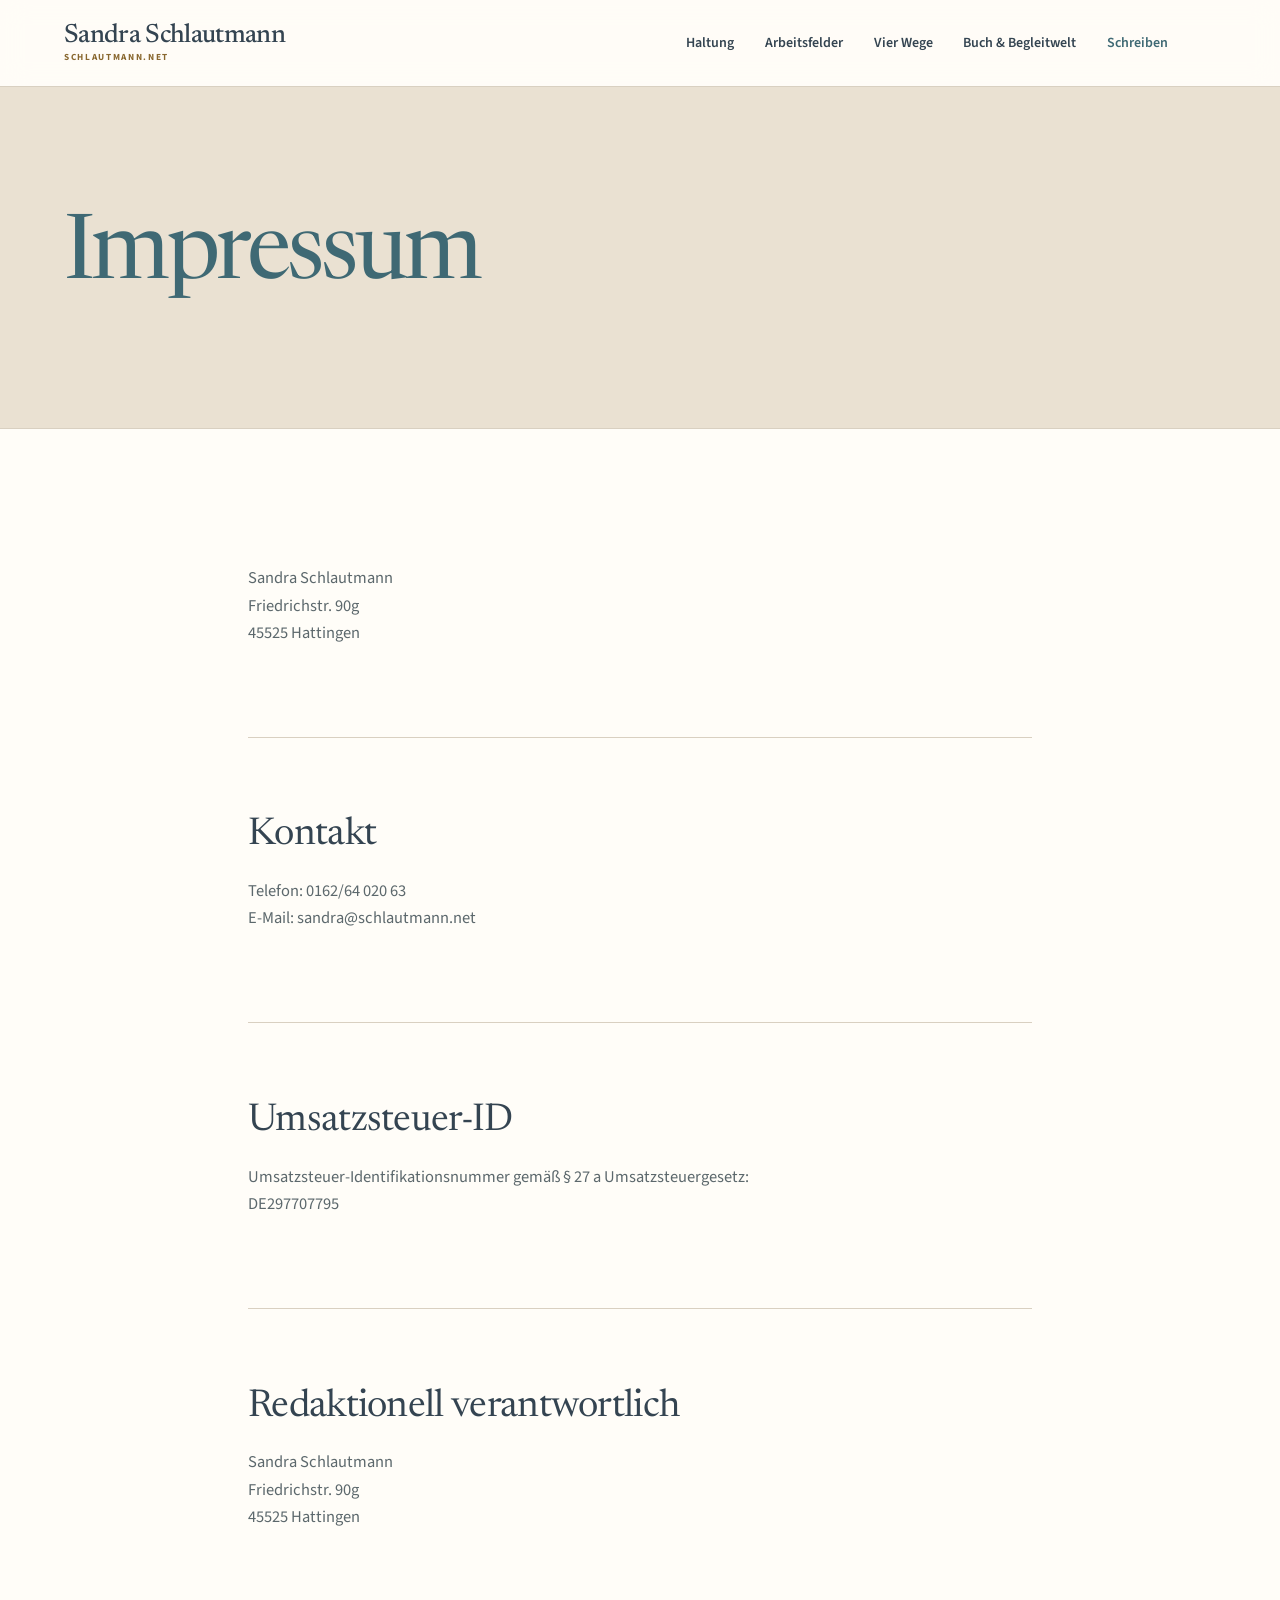
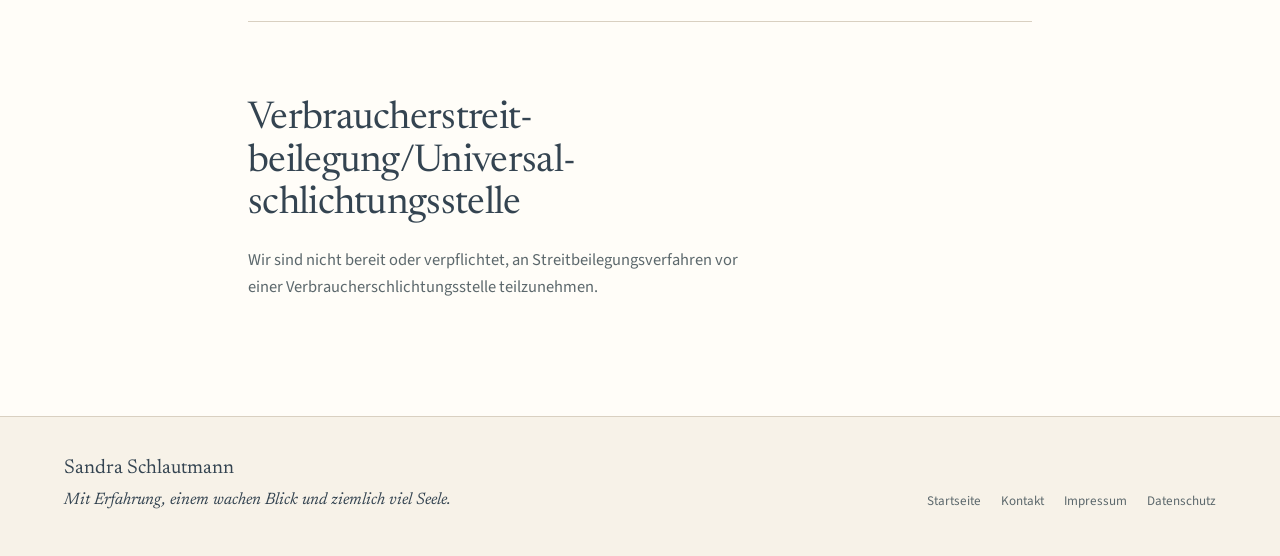
<file: impressum.html>
<!DOCTYPE html>
<html lang="de">
  <head>
    <meta name="robots" content="noindex,nofollow,noarchive">
    <meta charset="utf-8">
    <meta name="viewport" content="width=device-width, initial-scale=1">
    <meta name="description" content="Impressum von Sandra Schlautmann und Angaben zur Anbieterin von schlautmann.net.">
    <meta name="theme-color" content="#f7f2e8">
    <link rel="canonical" href="https://schlautmann.net/impressum.html">
    <title>Impressum · Sandra Schlautmann</title>
    <link rel="icon" href="data:image/svg+xml,%3Csvg xmlns='http://www.w3.org/2000/svg' viewBox='0 0 64 64'%3E%3Crect width='64' height='64' fill='%23f7f2e8'/%3E%3Ctext x='32' y='43' text-anchor='middle' font-family='Georgia,serif' font-size='38' fill='%23344551'%3ES%3C/text%3E%3C/svg%3E">
    <link rel="stylesheet" href="styles.css">
  </head>
  <body>
    <!--
      THESIS: Das Impressum macht Person und Verantwortlichkeit sichtbar, statt Rechtliches hinter Standardfloskeln zu verstecken.
      OWN-WORLD: Sonnenwarmes Papier, Muschelweiß, feine Goldlinien, Newsreader und Source Sans 3 tragen dieselbe ruhige Editorialwelt wie die Startseite.
      STORY: Besucher:innen finden Anbieterin, Kontakt, MStV-Verantwortlichkeit und Streitbeilegung in einer klaren Lesespur.
      FIRST VIEWPORT: Helle, gerahmte Einstiegsfläche mit großer Überschrift links und kurzer Einordnung; darunter beginnt die lesbare Pflichtangaben-Spalte.
      FORM: Schmale Verlängerung der bestehenden Startseite; statisches HTML, dieselbe Navigation und derselbe Footer.
      FINISH: unreviewed and undocumented is unfinished; this build ends with the finish review, the verdict, and DESIGN.md
    -->
    <a class="skip-link" href="#main-content">Zum Inhalt springen</a>

    <header class="site-header" data-header>
      <div class="container header-inner">
        <a class="wordmark" href="index.html" aria-label="Sandra Schlautmann, Startseite">
          <span class="wordmark-name">Sandra Schlautmann</span>
          <span class="wordmark-domain">schlautmann.net</span>
        </a>

        <nav class="site-nav" id="primary-navigation" data-nav aria-label="Hauptnavigation">
          <a href="index.html#haltung">Haltung</a>
          <a href="index.html#arbeitsfelder">Arbeitsfelder</a>
          <a href="index.html#pfade">Vier Wege</a>
          <a href="zauber/">Buch &amp; Begleitwelt</a>
          <a class="nav-contact" href="index.html#kontakt">Schreiben</a>
        </nav>

        <div class="header-tools">
          <button class="menu-toggle" type="button" data-menu-toggle aria-expanded="false" aria-controls="primary-navigation" aria-label="Menü öffnen">
            <svg class="icon icon-menu" aria-hidden="true" viewBox="0 0 24 24" fill="none"><path d="M4 7h16M4 12h16M4 17h16"/></svg>
          </button>
        </div>
      </div>
    </header>

    <main id="main-content" class="legal-main">
      <section class="legal-hero" aria-labelledby="legal-title">
        <div class="container legal-hero-inner">
          <h1 id="legal-title">Impressum</h1>
        </div>
      </section>

      <section class="legal-body section-rule" aria-label="Rechtliche Angaben">
        <div class="container legal-layout">
          <div class="legal-copy">
            <section class="legal-block" aria-label="Anbieterin">
              <p>Sandra Schlautmann<br>
                Friedrichstr. 90g<br>
                45525 Hattingen</p>
            </section>

            <section class="legal-block" aria-labelledby="contact-title">
              <h2 id="contact-title">Kontakt</h2>
              <p>Telefon: 0162/64 020 63<br>
                E-Mail: sandra@schlautmann.net</p>
            </section>

            <section class="legal-block" aria-labelledby="vat-title">
              <h2 id="vat-title">Umsatzsteuer-ID</h2>
              <p>Umsatzsteuer-Identifikationsnummer gemäß § 27 a Umsatzsteuergesetz:<br>
                DE297707795</p>
            </section>

            <section class="legal-block" aria-labelledby="editorial-title">
              <h2 id="editorial-title">Redaktionell verantwortlich</h2>
              <p>Sandra Schlautmann<br>
                Friedrichstr. 90g<br>
                45525 Hattingen</p>
            </section>

            <section class="legal-block" aria-labelledby="dispute-title">
              <h2 id="dispute-title">Verbraucher&shy;streit&shy;beilegung/Universal&shy;schlichtungs&shy;stelle</h2>
              <p>Wir sind nicht bereit oder verpflichtet, an Streitbeilegungsverfahren vor einer Verbraucherschlichtungsstelle teilzunehmen.</p>
            </section>
          </div>
        </div>
      </section>
    </main>

    <footer class="site-footer">
      <div class="container footer-inner">
        <div>
          <span class="footer-wordmark">Sandra Schlautmann</span>
          <span class="footer-note">Mit Erfahrung, einem wachen Blick und ziemlich viel Seele.</span>
        </div>
        <nav aria-label="Fußnavigation" class="footer-nav">
          <a href="index.html">Startseite</a>
          <a href="index.html#kontakt">Kontakt</a>
          <a href="impressum.html" aria-current="page">Impressum</a>
          <a href="datenschutz.html">Datenschutz</a>
        </nav>
      </div>
    </footer>

    <script type="module" src="script.js"></script>
  </body>
</html>
</file>
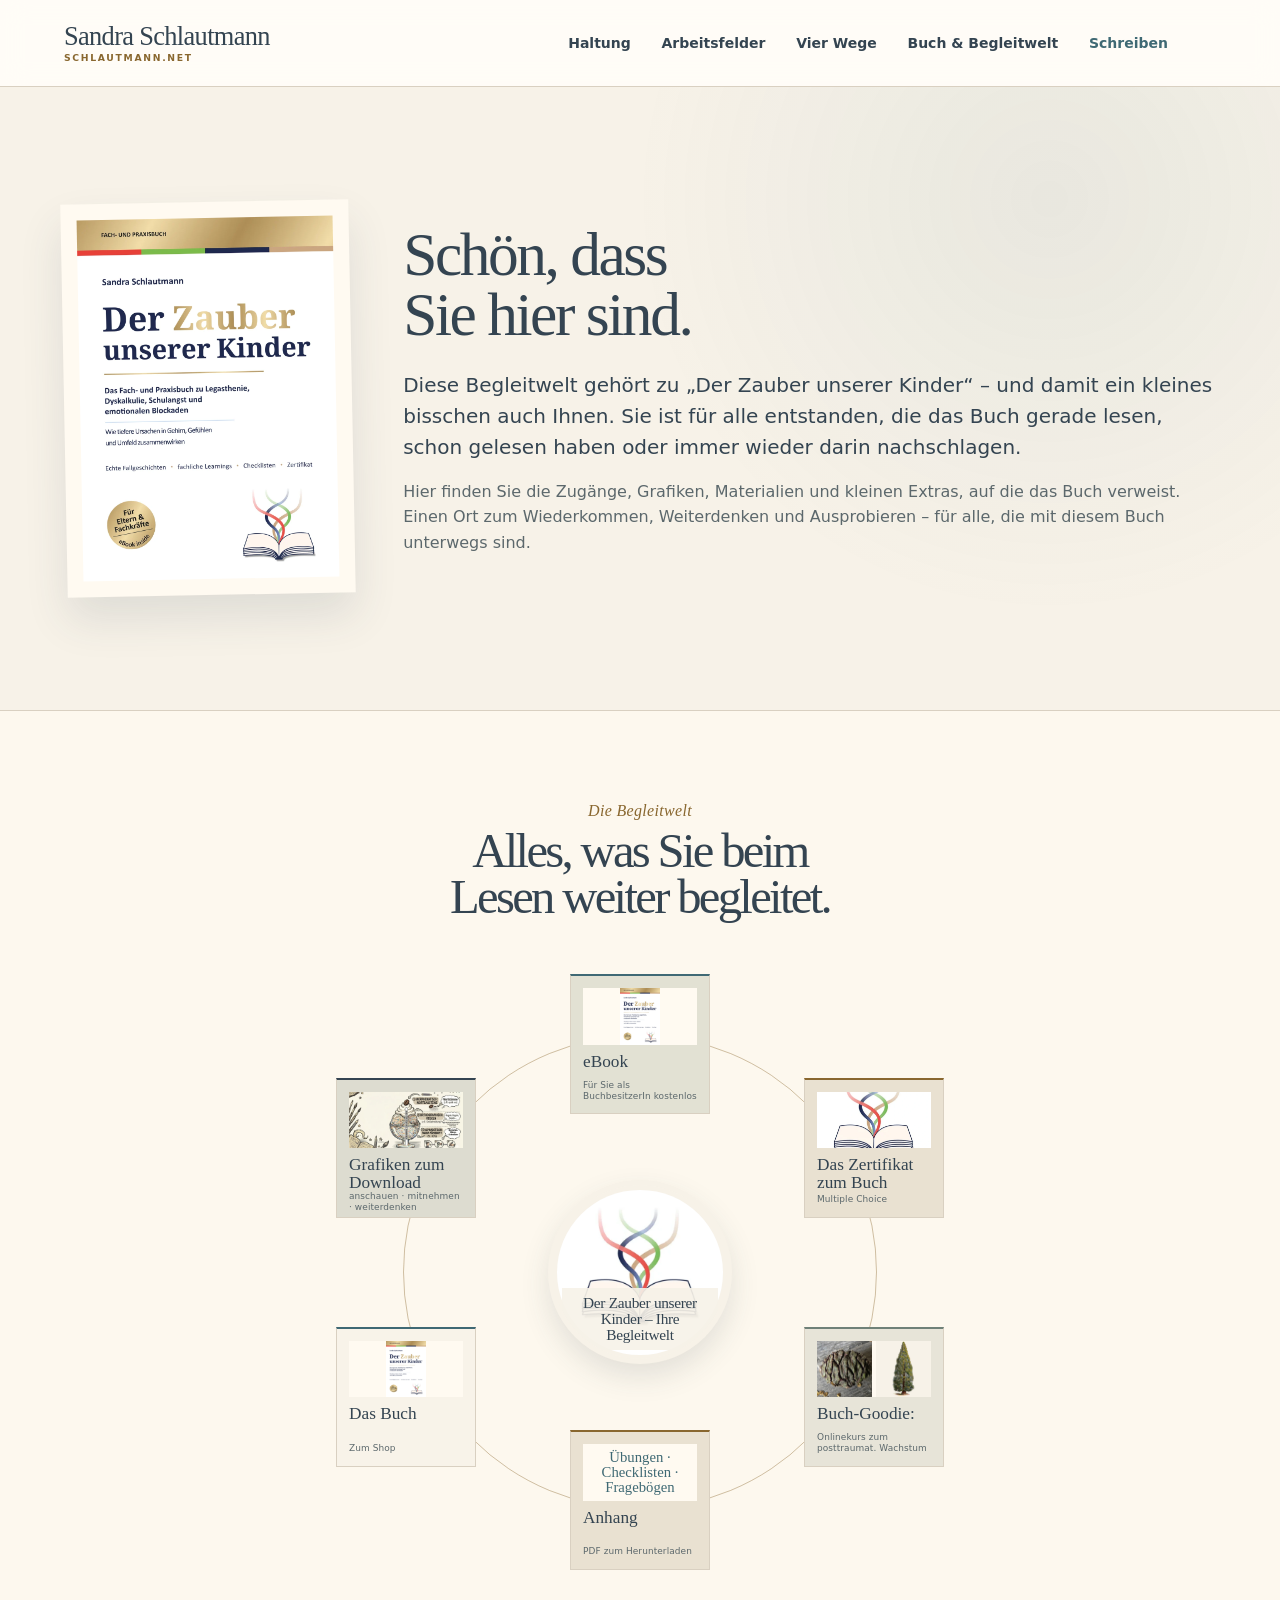
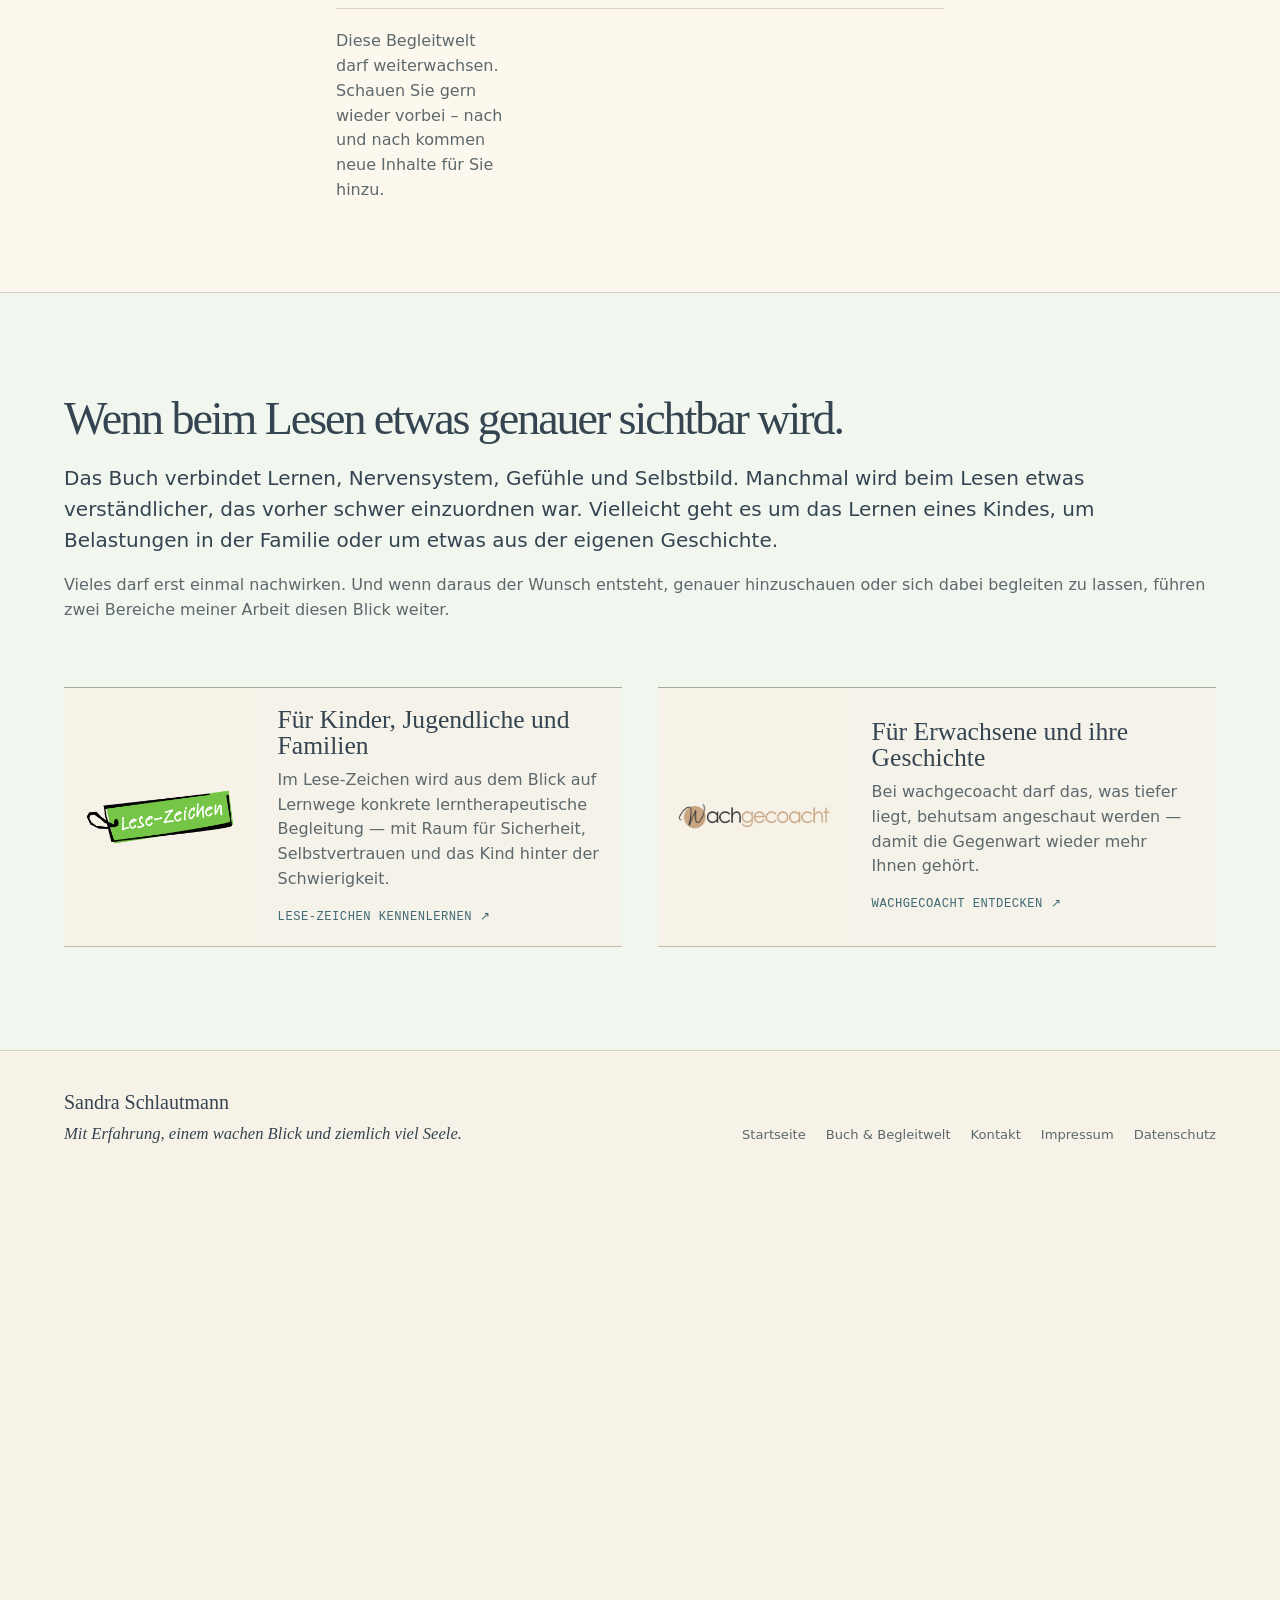
<file: zauber.html>
<!DOCTYPE html>
<html lang="de">
  <head>
    <meta name="robots" content="noindex,nofollow,noarchive">
    <meta charset="utf-8">
    <meta name="viewport" content="width=device-width, initial-scale=1">
    <meta http-equiv="refresh" content="0; url=zauber/">
    <link rel="canonical" href="https://schlautmann.net/zauber/">
    <title>Die Zauber-Begleitwelt · Sandra Schlautmann</title>
  </head>
  <body>
    <p>Weiter zur <a href="zauber/">Zauber-Begleitwelt</a>.</p>
  </body>
</html>
</file>
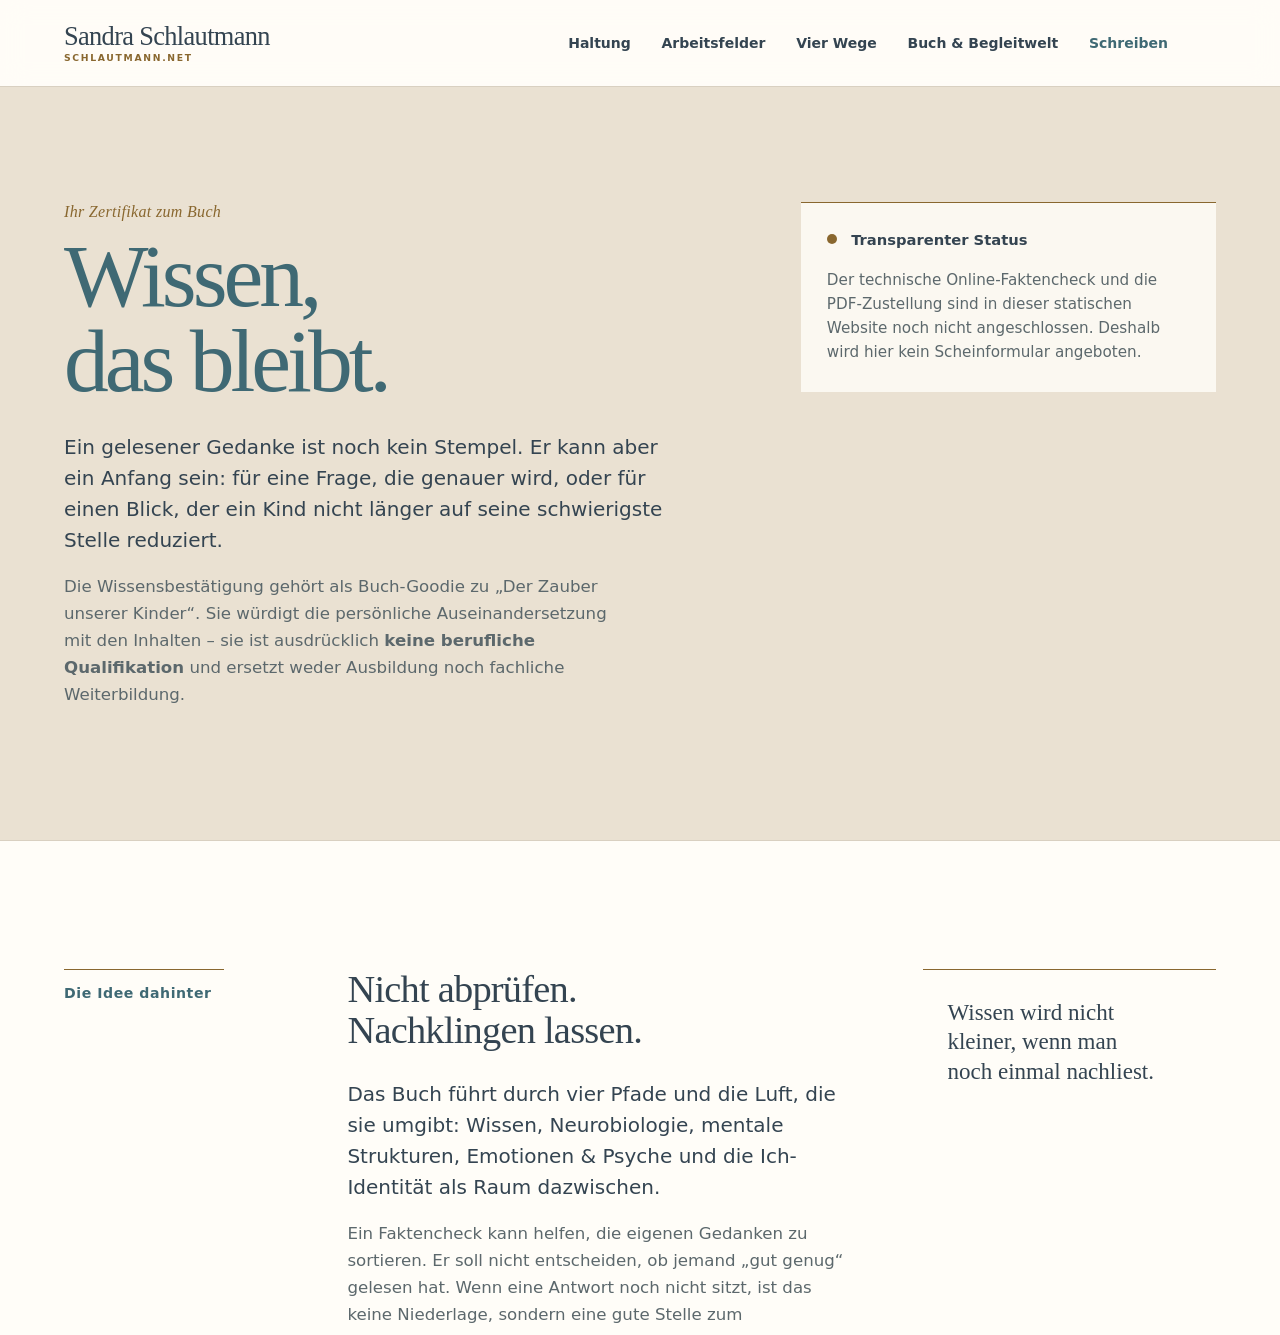
<file: zauber/zertifikat.html>
<!DOCTYPE html>
<html lang="de">
  <head>
    <meta name="robots" content="noindex,nofollow,noarchive">
    <meta charset="utf-8">
    <meta name="viewport" content="width=device-width, initial-scale=1">
    <meta http-equiv="refresh" content="0; url=zertifikat/">
    <link rel="canonical" href="https://schlautmann.net/zauber/zertifikat/">
    <title>Wissen, das bleibt · Sandra Schlautmann</title>
  </head>
  <body>
    <p>Weiter zur <a href="zertifikat/">Wissensbestätigung zum Buch</a>.</p>
  </body>
</html>
</file>
<file: styles.css>
@import url("colors_and_type.css");

:root {
  --display: var(--font-display);
  --body: var(--font-body);
  --content-width: min(var(--content-max), calc(100% - 2 * clamp(1.25rem, 5vw, 5rem)));
  --section-space: clamp(4.5rem, 10vw, 9rem);
  --hairline: 1px solid var(--border);
  --reading-width: 68ch;
  --focus: var(--focus-ring);
}

html {
  scroll-behavior: smooth;
  scroll-padding-top: 6rem;
  background: var(--bg);
}

body {
  min-width: 320px;
  background: var(--bg);
  color: var(--fg);
  overflow-x: hidden;
  -webkit-font-smoothing: antialiased;
}

::selection {
  background: var(--accent);
  color: var(--on-accent);
}

img {
  max-width: 100%;
}

button,
a,
input,
textarea {
  -webkit-tap-highlight-color: transparent;
}

button {
  cursor: pointer;
}

.container {
  width: var(--content-width);
  margin-inline: auto;
}

.skip-link {
  position: fixed;
  z-index: 100;
  top: 0.75rem;
  left: 1rem;
  padding: 0.7rem 1rem;
  background: var(--fg);
  color: var(--bg);
  font-weight: 700;
  transform: translateY(-150%);
  transition: transform var(--transition-fast);
}

.skip-link:focus {
  transform: translateY(0);
}

.icon {
  display: inline-block;
  width: 1.15rem;
  height: 1.15rem;
  fill: none;
  stroke: currentColor;
  stroke-linecap: round;
  stroke-linejoin: round;
  stroke-width: 1.6;
  flex: 0 0 auto;
}

.icon-arrow {
  width: 1rem;
  height: 1rem;
  transition: transform var(--transition-fast);
}

.section-rule {
  border-top: var(--hairline);
}

.site-header {
  position: sticky;
  z-index: 20;
  top: 0;
  background: color-mix(in oklch, var(--bg) 94%, transparent);
  border-bottom: var(--hairline);
  backdrop-filter: blur(14px);
}

.header-inner {
  min-height: 5.1rem;
  display: flex;
  align-items: center;
  gap: clamp(1.2rem, 4vw, 3rem);
}

.wordmark {
  display: inline-flex;
  flex-direction: column;
  gap: 0.22rem;
  color: var(--fg);
  text-decoration: none;
  line-height: 1;
  margin-right: auto;
}

.wordmark-name {
  font-family: var(--display);
  font-size: clamp(1.25rem, 2.2vw, 1.65rem);
  font-weight: 500;
  letter-spacing: -0.025em;
}

.wordmark-domain {
  color: var(--gold);
  font-size: 0.58rem;
  font-weight: 700;
  letter-spacing: 0.18em;
  text-transform: uppercase;
}

.site-nav {
  display: flex;
  align-items: center;
  gap: clamp(1rem, 2.4vw, 2rem);
  font-size: 0.875rem;
  font-weight: 600;
}

.site-nav a,
.footer-nav a {
  color: inherit;
  text-decoration: none;
  text-underline-offset: 0.3em;
}

.site-nav a:not(.nav-contact):hover,
.site-nav a:not(.nav-contact):focus-visible,
.footer-nav a:hover,
.footer-nav a:focus-visible {
  color: var(--accent);
  text-decoration: underline;
}

.nav-contact {
  color: var(--accent) !important;
}

.nav-contact:hover,
.nav-contact:focus-visible {
  text-decoration: underline;
  text-underline-offset: 0.3em;
}

.header-tools {
  display: flex;
  align-items: center;
  gap: 0.35rem;
}

.menu-toggle {
  display: inline-flex;
  min-width: 2.75rem;
  min-height: 2.75rem;
  align-items: center;
  justify-content: center;
  gap: 0.4rem;
  border: 0;
  background: transparent;
  color: var(--muted);
}

.menu-toggle:hover,
.menu-toggle:focus-visible {
  color: var(--accent);
}

.menu-toggle {
  display: none;
}

.hero {
  position: relative;
  overflow: hidden;
}

.hero-grid {
  display: grid;
  grid-template-columns: minmax(0, 0.95fr) minmax(20rem, 1.05fr);
  min-height: min(48rem, calc(100vh - 5.1rem));
  border-inline: var(--hairline);
}

.hero-copy {
  display: flex;
  flex-direction: column;
  justify-content: center;
  padding: clamp(3.5rem, 6vw, 6.5rem) clamp(2rem, 3.5vw, 3.5rem) clamp(3.5rem, 6vw, 5.5rem);
  background: var(--surface);
}

.hero-context {
  max-width: none;
  margin: 0 0 1.6rem;
  color: var(--accent);
  font-size: var(--text-xs);
  font-weight: 700;
  letter-spacing: 0.17em;
  line-height: 1.3;
  text-transform: uppercase;
}

.hero h1 {
  max-width: 11ch;
  margin: 0;
  color: var(--fg);
  font-size: clamp(3.15rem, 5vw, 4.9rem);
  line-height: 0.94;
  letter-spacing: -0.045em;
}

.hero-lead {
  max-width: 35rem;
  margin: clamp(1.6rem, 3vw, 2.3rem) 0 0;
  color: var(--muted);
  font-size: clamp(1.08rem, 1.7vw, 1.27rem);
  line-height: 1.5;
}

.hero-thesis {
  max-width: 35rem;
  margin: clamp(1.5rem, 2.5vw, 2rem) 0 0;
  color: var(--accent-hover);
  font-family: var(--display);
  font-size: clamp(1.3rem, 2vw, 1.7rem);
  font-weight: 500;
  line-height: 1.25;
}

.hero-thesis + .hero-lead {
  margin-top: 1rem;
}

.hero-actions {
  display: flex;
  flex-wrap: wrap;
  align-items: center;
  gap: 1.4rem;
  margin-top: 2.4rem;
}

.button {
  min-height: 3rem;
  display: inline-flex;
  align-items: center;
  justify-content: center;
  gap: 0.85rem;
  padding: 0.72rem 1.2rem;
  border: 1px solid transparent;
  border-radius: var(--radius-none);
  font-size: 0.9rem;
  font-weight: 700;
  line-height: 1.1;
  text-decoration: none;
  transition: background var(--transition-fast), border-color var(--transition-fast), color var(--transition-fast), transform var(--transition-fast);
}

.button-primary {
  background: var(--accent);
  color: var(--on-accent);
}

.button-primary:hover,
.button-primary:focus-visible {
  background: var(--accent-hover);
  border-color: var(--accent-hover);
}

.button:hover .icon-arrow,
.button:focus-visible .icon-arrow,
.field-row:hover .icon-arrow,
.field-row:focus-visible .icon-arrow {
  transform: translateX(0.25rem);
}

.text-link {
  color: var(--fg);
  font-size: 0.92rem;
  font-weight: 700;
  text-underline-offset: 0.38em;
  text-decoration-thickness: 1px;
}

.text-link:hover,
.text-link:focus-visible {
  color: var(--accent);
  text-decoration-thickness: 2px;
}

.hero-signature {
  display: flex;
  align-items: center;
  gap: 0.8rem;
  margin-top: clamp(2.5rem, 4vw, 4rem);
  color: var(--fg);
  font-family: var(--display);
  font-size: clamp(1.05rem, 1.35vw, 1.2rem);
  font-style: italic;
  font-weight: 500;
  line-height: 1.3;
}

.signature-line {
  display: inline-block;
  width: 2.5rem;
  height: 1px;
  background: var(--gold);
}

.hero-portrait {
  position: relative;
  min-height: 34rem;
  margin: 0;
  overflow: hidden;
  background: var(--color-ink);
}

.hero-portrait img {
  position: absolute;
  inset: 0;
  width: 100%;
  height: 100%;
  display: block;
  object-fit: cover;
  /* Linke Originalkante bleibt sichtbar; Überstand wird rechts beschnitten. */
  object-position: left center;
  filter: saturate(0.84) contrast(0.98);
}

.hero-portrait::after {
  position: absolute;
  inset: 0;
  content: "";
  pointer-events: none;
  background: linear-gradient(110deg, color-mix(in oklch, var(--color-ink) 11%, transparent), transparent 35%);
}

.hero-portrait figcaption {
  position: absolute;
  right: 1.35rem;
  bottom: 1.3rem;
  padding: 0.55rem 0.7rem;
  background: var(--surface);
  color: var(--fg);
  font-size: 0.66rem;
  font-weight: 700;
  letter-spacing: 0.14em;
  text-transform: uppercase;
}

.stance,
.fields,
.paths,
.book,
.contact {
  padding-block: var(--section-space);
}

.stance-grid {
  display: grid;
  grid-template-columns: minmax(8rem, 0.75fr) minmax(0, 1.35fr) minmax(16rem, 0.9fr);
  gap: clamp(2rem, 5vw, 5.5rem);
  align-items: start;
}

.section-label {
  max-width: none;
  margin: 0;
  color: var(--gold);
  font-size: var(--text-xs);
  font-weight: 700;
  letter-spacing: 0.18em;
  line-height: 1.25;
  text-transform: uppercase;
}

.stance h2,
.section-heading h2,
.book h2,
.contact h2 {
  margin: 0.6rem 0 0;
  color: var(--fg);
  font-size: clamp(2.5rem, 5vw, 4.5rem);
  line-height: 0.96;
  letter-spacing: -0.045em;
}

h2 em {
  font-weight: 400;
}

.lead-copy {
  max-width: 42rem;
  margin: 1.7rem 0 0;
  color: var(--fg);
  font-size: clamp(1.1rem, 1.7vw, 1.25rem);
  line-height: 1.55;
}

.pullquote {
  max-width: 22rem;
  margin: 0;
  padding: 0 0 0 1.5rem;
  border-left: 1px solid var(--gold);
  color: var(--fg);
  font-family: var(--display);
  font-size: clamp(1.55rem, 2.7vw, 2.15rem);
  line-height: 1.18;
}

.split-heading,
.paths-heading {
  display: grid;
  grid-template-columns: minmax(0, 1.15fr) minmax(18rem, 0.85fr);
  gap: 3rem;
  align-items: end;
}

.section-heading > p,
.paths-heading > p {
  max-width: 34ch;
  justify-self: end;
  margin: 0 0 0.3rem;
  color: var(--muted);
  font-size: 1.07rem;
  line-height: 1.55;
}

.field-list {
  margin-top: clamp(3rem, 6vw, 5.5rem);
  border-top: var(--hairline);
}

.field-row {
  display: grid;
  grid-template-columns: 2.3rem minmax(13rem, 0.8fr) minmax(16rem, 1.25fr) 2rem;
  gap: 1.5rem;
  align-items: center;
  min-height: 7.25rem;
  border-bottom: var(--hairline);
  color: var(--fg);
  text-decoration: none;
  transition: color var(--transition-fast), background var(--transition-fast), transform var(--transition-fast);
}

.field-row:hover,
.field-row:focus-visible {
  transform: translateX(0.35rem);
  background: color-mix(in oklch, var(--surface) 70%, var(--bg));
  color: var(--accent);
}

.field-mark {
  width: 2rem;
  height: 3px;
}

.field-mark-green { background: var(--path-neurobiologie); }
.field-mark-yellow { background: var(--gold); }
.field-mark-gold { background: var(--path-emotionen); }

.field-name {
  font-family: var(--display);
  font-size: clamp(1.45rem, 2.5vw, 2rem);
  font-weight: 400;
  line-height: 1.05;
}

.field-phase {
  color: var(--gold);
  font-size: var(--text-xs);
  font-weight: 700;
  letter-spacing: 0.14em;
  line-height: 1.35;
  text-transform: uppercase;
}

.field-description {
  max-width: 37ch;
  color: var(--muted);
  font-size: 1rem;
  line-height: 1.45;
}

.field-cta {
  color: var(--fg);
  font-size: 0.9rem;
  font-weight: 700;
  text-decoration: underline;
  text-decoration-thickness: 1px;
  text-underline-offset: 0.35em;
}

.field-row:hover .field-description,
.field-row:focus-visible .field-description {
  color: var(--fg);
}

.field-arrow {
  justify-self: end;
}

/* Accepted editorial three-column treatment for the work fields. */
.field-list--columns {
  display: grid;
  grid-template-columns: repeat(3, minmax(0, 1fr));
  gap: 0;
}

.field-list--columns .field-row {
  position: relative;
  display: flex;
  min-width: 0;
  min-height: 25rem;
  flex-direction: column;
  align-items: flex-start;
  justify-content: flex-start;
  gap: 1.25rem;
  padding: 1.5rem clamp(1rem, 2vw, 2rem) 1.75rem 0;
  border-bottom: 1px solid var(--border);
  border-right: 1px solid var(--border);
}

.field-list--columns .field-row + .field-row {
  padding-left: clamp(1rem, 2vw, 2rem);
}

.field-list--columns .field-row:last-child {
  border-right: 0;
  padding-right: 0;
  background: color-mix(in oklch, var(--gold) 7%, transparent);
}

.field-list--columns .field-description {
  max-width: 26ch;
  color: var(--color-field-muted);
}

.field-list--columns .field-cta {
  margin-top: auto;
  padding-right: 2.25rem;
}

.field-list--columns .field-arrow {
  position: absolute;
  right: clamp(1rem, 2vw, 2rem);
  bottom: 2rem;
}

@media (max-width: 759px) {
  .field-list--columns,
  .field-list--columns .field-row {
    display: block;
  }

  .field-list--columns .field-row,
  .field-list--columns .field-row + .field-row {
    min-height: 0;
    padding: 1.25rem 0;
    border-right: 0;
  }

  .field-list--columns .field-row:last-child {
    padding-inline: 1rem;
  }

  .field-list--columns .field-phase {
    display: block;
    margin: 0.85rem 0 0.55rem;
  }

  .field-list--columns .field-name,
  .field-list--columns .field-description {
    display: block;
  }

  .field-list--columns .field-description {
    margin-top: 0.75rem;
  }

  .field-list--columns .field-cta {
    display: inline-block;
    margin-top: 1.25rem;
  }

  .field-list--columns .field-arrow {
    position: absolute;
    right: 0;
    bottom: 1.65rem;
    float: none;
    margin: 0;
  }

  .field-list--columns .field-row:last-child .field-arrow {
    right: 1rem;
  }
}

.path-map {
  position: relative;
  margin-top: clamp(3.25rem, 6vw, 5.5rem);
  border-block: var(--hairline);
}

.path-rail {
  position: absolute;
  z-index: 0;
  top: 2.1rem;
  right: 3rem;
  bottom: 2.1rem;
  left: 3rem;
  display: grid;
  grid-template-columns: repeat(4, 1fr);
  pointer-events: none;
}

.path-rail span {
  border-top: 1px solid var(--border);
  transform: translateY(1rem);
}

.path-rail span:nth-child(1) { border-color: var(--path-wissen); }
.path-rail span:nth-child(2) { border-color: var(--path-neurobiologie); }
.path-rail span:nth-child(3) { border-color: var(--path-mentales); }
.path-rail span:nth-child(4) { border-color: var(--path-emotionen); }

.path-tabs {
  position: relative;
  z-index: 1;
  display: grid;
  grid-template-columns: repeat(4, 1fr);
}

.path-tab {
  min-height: 8.25rem;
  display: flex;
  flex-direction: column;
  align-items: flex-start;
  justify-content: end;
  gap: 0.38rem;
  padding: 1.5rem 1.25rem 1.25rem;
  border: 0;
  border-right: var(--hairline);
  background: transparent;
  color: var(--muted);
  text-align: left;
  transition: background var(--transition-fast), color var(--transition-fast);
}

.path-tab:last-child {
  border-right: 0;
}

.path-tab::before {
  width: 2.1rem;
  height: 3px;
  margin-bottom: auto;
  background: var(--border);
  content: "";
}

.path-tab[data-path="wissen"]::before { background: var(--path-wissen); }
.path-tab[data-path="neurobiologie"]::before { background: var(--path-neurobiologie); }
.path-tab[data-path="mentales"]::before { background: var(--path-mentales); }
.path-tab[data-path="emotionen"]::before { background: var(--path-emotionen); }

.path-tab:hover,
.path-tab:focus-visible,
.path-tab.is-active {
  background: var(--surface);
  color: var(--fg);
}

.path-tab span {
  font-family: var(--display);
  font-size: clamp(1.2rem, 2vw, 1.55rem);
  line-height: 1;
}

.path-tab small {
  font-size: 0.8rem;
  line-height: 1.2;
}

.path-panels {
  position: relative;
  z-index: 1;
  min-height: 14rem;
  border-top: var(--hairline);
}

.path-panel {
  display: grid;
  grid-template-columns: minmax(10rem, 0.6fr) minmax(14rem, 1fr) minmax(17rem, 1fr);
  gap: 2rem;
  align-items: start;
  padding: clamp(2rem, 5vw, 4rem) clamp(1.25rem, 3vw, 3rem);
  background: var(--surface);
}

.path-panel[hidden] {
  display: none;
}

.panel-kicker {
  color: var(--muted);
  font-size: var(--text-xs);
  font-weight: 700;
  letter-spacing: 0.14em;
  text-transform: uppercase;
}

.path-panel h3 {
  max-width: 14ch;
  margin: 0;
  font-size: clamp(1.75rem, 3.1vw, 2.7rem);
  line-height: 1;
}

.path-panel p {
  max-width: 40ch;
  margin: 0;
  color: var(--muted);
  line-height: 1.55;
}

.path-context {
  position: relative;
  z-index: 1;
  display: flex;
  flex-wrap: wrap;
  gap: 0.65rem 1.5rem;
  padding: 1.2rem 1.25rem 1.35rem;
  border-top: var(--hairline);
  color: var(--muted);
  font-size: 0.86rem;
}

.path-context span::before {
  margin-right: 0.5rem;
  color: var(--gold);
  content: "·";
}

.path-note {
  max-width: 58ch;
  margin: 1.25rem 0 0 auto;
  color: var(--muted);
  font-size: 0.82rem;
}

.path-note span,
.status-dot + span,
.book-meta span:last-child,
.form-note span,
.footer-nav span {
  color: var(--accent);
}

.book {
  background: var(--surface);
}

.book-grid {
  display: grid;
  grid-template-columns: minmax(14rem, 0.7fr) minmax(0, 1.3fr);
  gap: clamp(3rem, 9vw, 10rem);
  align-items: center;
}

.book-cover {
  max-width: 20rem;
  margin: 0 auto;
  padding: 1rem;
}

.book-cover img {
  display: block;
  width: 100%;
  height: auto;
  box-shadow: var(--shadow-book);
}

.book-copy {
  max-width: 47rem;
}

.book-copy > p:not(.section-label) {
  max-width: 48ch;
  color: var(--muted);
  font-size: 1.04rem;
  line-height: 1.6;
}

.book-copy .lead-copy {
  color: var(--fg);
}

.book-copy .book-subtitle {
  max-width: 42ch;
  margin: 1.4rem 0 0;
  color: var(--gold);
  font-size: 0.84rem;
  font-weight: 700;
  letter-spacing: 0.07em;
  line-height: 1.45;
  text-transform: uppercase;
}

.book-meta {
  display: flex;
  align-items: center;
  gap: 0.8rem;
  margin: 2rem 0 1.6rem;
  color: var(--muted);
  font-size: 0.8rem;
  font-weight: 700;
  letter-spacing: 0.08em;
  text-transform: uppercase;
}

.book-meta-line {
  display: inline-block;
  width: 2.4rem;
  height: 1px;
  background: var(--gold);
}

.button-muted {
  border-color: var(--border);
  background: transparent;
  color: var(--muted);
  cursor: not-allowed;
}

.contact-grid {
  display: grid;
  grid-template-columns: minmax(0, 0.9fr) minmax(20rem, 1.1fr);
  gap: clamp(3rem, 10vw, 10rem);
  align-items: start;
}

.contact-status {
  display: flex;
  align-items: center;
  gap: 0.65rem;
  margin-top: 2rem;
  color: var(--muted);
  font-size: 0.85rem;
  font-weight: 700;
  letter-spacing: 0.08em;
  text-transform: uppercase;
}

.status-dot {
  width: 0.55rem;
  height: 0.55rem;
  display: inline-block;
  border-radius: 50%;
  background: var(--gold);
}

.contact-form {
  padding-top: 0.5rem;
}

.form-row {
  display: grid;
  gap: 0.5rem;
  margin-bottom: 1.35rem;
}

.form-row label {
  font-size: 0.9rem;
  font-weight: 700;
}

.form-row input,
.form-row textarea {
  width: 100%;
  min-height: 3rem;
  border: 1px solid var(--border);
  border-radius: var(--radius-functional);
  background: var(--surface);
  color: var(--fg);
  padding: 0.7rem 0.85rem;
  line-height: 1.45;
  transition: border-color var(--transition-fast), background var(--transition-fast);
}

.form-row textarea {
  min-height: 8rem;
  resize: vertical;
}

.form-row input:hover,
.form-row textarea:hover,
.form-row input:focus,
.form-row textarea:focus {
  border-color: var(--accent);
}

.contact-form .button {
  margin-top: 0.5rem;
}

.form-note,
.form-feedback {
  max-width: 48ch;
  margin: 1rem 0 0;
  color: var(--muted);
  font-size: 0.82rem;
  line-height: 1.45;
}

.form-note {
  margin-block: var(--space-4);
}

.form-feedback {
  min-height: 1.4em;
  color: var(--accent);
  font-weight: 700;
}

.site-footer {
  border-top: var(--hairline);
  padding-block: 2.2rem 2.8rem;
}

.footer-inner {
  display: flex;
  align-items: end;
  justify-content: space-between;
  gap: 2rem;
}

.footer-inner > div {
  display: flex;
  flex-direction: column;
  gap: 0.35rem;
}

.footer-wordmark {
  font-family: var(--display);
  font-size: 1.25rem;
}

.footer-note {
  max-width: 32rem;
  color: var(--fg);
  font-family: var(--display);
  font-size: clamp(1rem, 1.3vw, 1.15rem);
  font-style: italic;
  line-height: 1.3;
}

.footer-nav {
  display: flex;
  flex-wrap: wrap;
  justify-content: end;
  gap: 0.55rem 1.25rem;
  color: var(--muted);
  font-size: 0.82rem;
}

.footer-pending {
  color: var(--muted);
}

.legal-main {
  background: var(--canvas);
}

.legal-hero {
  padding-block: clamp(4.5rem, 10vw, 8.5rem);
  background: var(--canvas);
}

.legal-hero-inner {
  display: block;
}

.legal-hero-rule {
  display: block;
  width: min(100%, 7rem);
  height: 1px;
  margin-top: 1rem;
  background: var(--gold);
}

.legal-hero h1 {
  max-width: 10ch;
  margin: 0;
  color: var(--accent);
  font-size: clamp(3.2rem, 7vw, 6rem);
  font-weight: 400;
  line-height: 0.95;
  letter-spacing: -0.04em;
}

.legal-lead {
  max-width: 39rem;
  margin: clamp(1.4rem, 3vw, 2.2rem) 0 0;
  color: var(--fg);
  font-family: var(--display);
  font-size: clamp(1.25rem, 2.1vw, 1.7rem);
  line-height: 1.3;
}

.legal-body {
  padding-block: clamp(4.5rem, 9vw, 8rem);
  background: var(--surface);
}

.legal-layout {
  display: block;
}

.legal-aside {
  max-width: 14rem;
  padding-top: 0.85rem;
  border-top: 1px solid var(--gold);
}

.legal-aside-title {
  margin: 0;
  color: var(--accent);
  font-size: 0.9rem;
  font-weight: 700;
  letter-spacing: 0.04em;
}

.legal-aside p:last-child {
  margin-top: 1rem;
  color: var(--muted);
  font-size: 0.92rem;
  line-height: 1.55;
}

.legal-copy {
  max-width: 49rem;
  margin-inline: auto;
}

.legal-block + .legal-block {
  margin-top: clamp(3.5rem, 7vw, 6rem);
  padding-top: clamp(3rem, 6vw, 5rem);
  border-top: var(--hairline);
}

.legal-block h2 {
  max-width: 20ch;
  margin: 0;
  color: var(--fg);
  font-size: clamp(1.7rem, 3vw, 2.45rem);
  font-weight: 400;
  line-height: 1.1;
  letter-spacing: -0.018em;
}

.legal-block p,
.legal-block address,
.legal-list {
  max-width: 64ch;
  margin: 1.35rem 0 0;
  color: var(--muted);
  font-size: 1.03rem;
  line-height: 1.65;
}

.legal-block address {
  color: var(--fg);
  font-style: normal;
}

.legal-block strong {
  color: var(--fg);
}

.legal-block a {
  color: var(--accent);
  font-weight: 600;
  text-underline-offset: 0.22em;
}

.legal-block a:hover,
.legal-block a:focus-visible {
  color: var(--accent-hover);
}

.legal-list {
  padding-left: 1.35rem;
}

.legal-list li + li {
  margin-top: 0.7rem;
}

.legal-note {
  padding: 1.2rem 1.35rem;
  border-top: 1px solid var(--gold);
  background: color-mix(in oklch, var(--gold) 7%, var(--surface));
  color: var(--fg) !important;
  font-size: 0.92rem !important;
}

.privacy-copy > p,
.privacy-copy > ul,
.privacy-copy > ol {
  max-width: 68ch;
  margin: 1.2rem auto 0;
  color: var(--muted);
  font-size: 1.03rem;
  line-height: 1.65;
}

.privacy-copy > h3 {
  max-width: 68ch;
  margin: clamp(3.5rem, 7vw, 6rem) auto 0;
  padding-top: clamp(2.5rem, 5vw, 4rem);
  border-top: var(--hairline);
  color: var(--fg);
  font-size: clamp(1.7rem, 3vw, 2.45rem);
  font-weight: 400;
  line-height: 1.1;
  letter-spacing: -0.018em;
}

.privacy-copy > h4 {
  max-width: 68ch;
  margin: clamp(2.7rem, 5vw, 4rem) auto 0;
  color: var(--fg);
  font-size: clamp(1.35rem, 2.2vw, 1.8rem);
  font-weight: 500;
  line-height: 1.15;
}

.privacy-copy > h5 {
  max-width: 68ch;
  margin: 2rem auto 0;
  color: var(--fg);
  font-size: 1.08rem;
  font-weight: 700;
  line-height: 1.3;
}

.privacy-copy ul,
.privacy-copy ol {
  padding-left: 1.35rem;
}

.privacy-copy li + li {
  margin-top: 0.7rem;
}

.privacy-copy a {
  color: var(--accent);
  text-underline-offset: 0.22em;
}

.privacy-copy a:hover,
.privacy-copy a:focus-visible {
  color: var(--accent-hover);
}

.site-header {
  background: color-mix(in oklch, var(--surface) 93%, transparent);
}

.header-inner {
  min-height: 5.35rem;
}

.wordmark-domain {
  color: var(--gold);
}

.hero {
  padding-block: clamp(1rem, 2.5vw, 2.25rem);
  background: var(--canvas);
}

.hero-grid {
  grid-template-columns: minmax(21rem, 0.82fr) minmax(0, 1.18fr);
  min-height: min(46rem, calc(100vh - 7.6rem));
  border: var(--hairline);
  background: var(--surface);
}

.hero-portrait {
  margin: clamp(0.8rem, 1.4vw, 1.35rem);
  min-height: 38rem;
}

.hero-copy {
  padding: clamp(3.2rem, 5vw, 5.75rem) clamp(2.25rem, 4.5vw, 5rem);
  border-left: var(--hairline);
}

.hero-context,
.section-label {
  color: var(--gold);
}

.hero h1 {
  max-width: 20ch;
  color: var(--accent);
  font-size: clamp(2.1rem, 2.8vw, 2.9rem);
  line-height: 1.08;
  letter-spacing: -0.02em;
}

.hero-lead {
  max-width: 42rem;
  font-size: clamp(1.04rem, 1.35vw, 1.18rem);
  line-height: 1.62;
}

.hero-signature {
  color: var(--gold);
}

.section-label {
  font-family: var(--display);
  font-size: 1rem;
  font-style: italic;
  font-weight: 500;
  letter-spacing: 0.02em;
  text-transform: none;
}

.stance h2,
.section-heading h2,
.book h2,
.contact h2 {
  max-width: 18ch;
  font-size: clamp(2rem, 3.1vw, 3.05rem);
  font-weight: 400;
  line-height: 1.08;
  letter-spacing: -0.02em;
}

.stance {
  background: var(--surface);
}

.stance-grid {
  grid-template-columns: minmax(10rem, 0.62fr) minmax(0, 1.38fr) minmax(17rem, 0.8fr);
}

.stance-grid > .section-label {
  max-width: 9rem;
  padding-top: 0.9rem;
  border-top: 1px solid var(--gold);
  color: var(--accent);
  font-family: var(--body);
  font-size: 0.88rem;
  font-style: normal;
  font-weight: 700;
  letter-spacing: 0.04em;
  line-height: 1.35;
}

.stance h2 {
  max-width: 22ch;
  color: var(--fg);
  font-size: clamp(1.9rem, 2.65vw, 2.65rem);
  font-weight: 400;
  line-height: 1.1;
  letter-spacing: -0.018em;
}

.pullquote {
  padding: 1.75rem 0 0 1.5rem;
  border-top: 1px solid var(--gold);
  border-left: 0;
  font-size: clamp(1.3rem, 1.8vw, 1.65rem);
  line-height: 1.28;
}

.split-heading,
.paths-heading {
  grid-template-columns: minmax(0, 1.4fr) minmax(18rem, 0.6fr);
}

.section-heading > p,
.paths-heading > p {
  max-width: 38ch;
}

.field-list--columns .field-row {
  min-height: 32rem;
  padding-top: 2rem;
  padding-bottom: 2.25rem;
}

.field-list--columns .field-row:nth-child(1) {
  background: var(--color-lese-pale);
}

.field-list--columns .field-row:nth-child(2) {
  background: var(--color-wach-gold-pale);
}

.field-list--columns .field-row:last-child {
  background: var(--color-book-green-pale);
}

.field-description {
  font-size: 1.02rem;
  line-height: 1.6;
}

.field-phase {
  color: var(--color-gold-deep);
}

.path-map {
  background: var(--surface);
}

.path-panel {
  grid-template-columns: minmax(8rem, 0.45fr) minmax(18rem, 1.15fr) minmax(18rem, 1fr);
}

.path-panel h3 {
  max-width: 23ch;
  font-size: clamp(1.55rem, 2.1vw, 2rem);
  font-weight: 400;
  line-height: 1.14;
}

.book {
  background: color-mix(in oklch, var(--gold) 7%, var(--surface));
}

.book-grid {
  grid-template-columns: minmax(16rem, 0.62fr) minmax(0, 1.38fr);
  gap: clamp(3rem, 8vw, 8rem);
}

.book h2 {
  max-width: 21ch;
  font-size: clamp(1.95rem, 2.8vw, 2.75rem);
}

.book-cover {
  max-width: 22rem;
  padding: clamp(0.8rem, 2vw, 1.4rem);
  border: 1px solid color-mix(in oklch, var(--gold) 45%, var(--border));
  background: color-mix(in oklch, var(--surface) 88%, transparent);
}

.contact {
  background: color-mix(in oklch, var(--accent) 5%, var(--bg));
}

.contact h2 {
  max-width: 19ch;
}

.contact-form {
  padding: clamp(1.5rem, 3vw, 2.5rem);
  border-top: 1px solid var(--gold);
  background: color-mix(in oklch, var(--surface) 88%, transparent);
}

.form-row input,
.form-row textarea {
  background: var(--surface);
}

[data-reveal] {
  animation: rise-in 760ms cubic-bezier(0.16, 1, 0.3, 1) both;
}

@keyframes rise-in {
  from { opacity: 0; transform: translateY(1rem); }
  to { opacity: 1; transform: translateY(0); }
}


@media (max-width: 980px) {
  .site-nav {
    gap: 1.1rem;
  }

  .hero-grid {
    grid-template-columns: minmax(0, 0.86fr) minmax(20rem, 1.14fr);
  }

  .hero-copy {
    padding-inline: clamp(1.6rem, 5vw, 3rem);
  }

  .stance-grid {
    grid-template-columns: minmax(6rem, 0.5fr) minmax(0, 1.25fr);
  }

  .pullquote {
    grid-column: 2;
    max-width: 28rem;
  }

  .field-row {
    grid-template-columns: 2.3rem minmax(11rem, 0.8fr) minmax(12rem, 1.25fr) 2rem;
    gap: 1rem;
  }

  .path-panel {
    grid-template-columns: 0.65fr 1fr 1fr;
    gap: 1.25rem;
  }

  .book-grid {
    gap: clamp(2rem, 6vw, 5rem);
  }
}

@media (max-width: 760px) {
  html {
    scroll-padding-top: 5rem;
  }

  .header-inner {
    min-height: 4.6rem;
  }

  .menu-toggle {
    display: inline-flex;
  }

  .site-nav {
    position: absolute;
    top: calc(100% + 1px);
    right: 0;
    left: 0;
    display: none;
    flex-direction: column;
    align-items: stretch;
    gap: 0;
    padding: 0.6rem var(--gutter, 1.25rem) 1rem;
    border-bottom: var(--hairline);
    background: var(--bg);
    box-shadow: 0 1rem 2rem color-mix(in oklch, var(--color-ink) 10%, transparent);
  }

  .site-nav.is-open {
    display: flex;
  }

  .site-nav a {
    min-height: 3rem;
    display: flex;
    align-items: center;
    border-bottom: 1px solid var(--border);
  }

  .site-nav a:last-child {
    border-bottom: 0;
  }

  .hero-grid {
    display: flex;
    flex-direction: column;
    border-inline: 0;
  }

  .hero-portrait {
    min-height: clamp(16rem, 68vw, 25rem);
    max-height: 28rem;
  }

  .hero-copy {
    min-height: auto;
    padding-block: 3.5rem 3.75rem;
  }

  .hero h1 {
    max-width: 19ch;
    font-size: clamp(1.95rem, 8.2vw, 2.65rem);
  }

  .hero-signature {
    margin-top: 3.5rem;
  }

  .stance-grid,
  .split-heading,
  .paths-heading,
  .book-grid,
  .contact-grid {
    display: block;
  }

  .stance-grid .section-label,
  .section-heading .section-label {
    margin-bottom: 0.3rem;
  }

  .split-heading > p,
  .paths-heading > p {
    max-width: 42ch;
    margin: 1.5rem 0 0;
  }

  .pullquote {
    max-width: 34rem;
    margin-top: 2.5rem;
  }

  .field-row {
    grid-template-columns: 2.3rem minmax(0, 1fr) 1.5rem;
    gap: 0.8rem;
    padding-block: 1.5rem;
  }

  .field-name {
    font-size: 1.55rem;
  }

  .field-description {
    grid-column: 2 / -1;
    grid-row: 2;
    font-size: 0.94rem;
  }

  .field-arrow {
    grid-column: 3;
    grid-row: 1;
  }

  .path-rail {
    display: none;
  }

  .path-rail span {
    border-top: 0;
    border-left: 1px solid var(--border);
    transform: none;
  }

  .path-tabs {
    grid-template-columns: 1fr;
  }

  .path-tab {
    min-height: 5.75rem;
    border-right: 0;
    border-bottom: var(--hairline);
  }

  .path-tab:last-child {
    border-bottom: 0;
  }

  .path-panel {
    display: block;
    min-height: 16rem;
    padding-inline: 1.25rem;
  }

  .path-panel h3 {
    max-width: 18ch;
    margin-top: 1.2rem;
  }

  .path-panel p {
    margin-top: 1.3rem;
  }

  .book-cover {
    max-width: 15rem;
    margin: 0 0 3rem;
    padding: 0.7rem;
  }

  .book-copy .lead-copy {
    margin-top: 1.4rem;
  }

  .contact-grid > div {
    margin-bottom: 3.5rem;
  }

  .footer-inner {
    align-items: start;
    flex-direction: column;
  }

  .footer-nav {
    justify-content: start;
  }
}

@media (max-width: 460px) {
  :root {
    --content-width: calc(100% - 2.5rem);
  }

  .hero-copy {
    padding-inline: 0;
  }

  .hero-portrait {
    margin-inline: 0.8rem;
  }

  .hero-portrait figcaption {
    right: 1.25rem;
  }

  .path-tab {
    min-height: 5.5rem;
    padding: 1rem;
  }

  .path-tab span {
    font-size: 1.12rem;
  }

  .path-tab small {
    max-width: none;
    overflow-wrap: normal;
  }

  .path-context {
    gap: 0.35rem 0.85rem;
    padding-inline: 0.8rem;
  }
}

@media (prefers-reduced-motion: reduce) {
  html {
    scroll-behavior: auto;
  }

  [data-reveal] {
    animation: none;
  }
}

@media (max-width: 760px) {
  .legal-hero-inner,
  .legal-layout {
    display: block;
  }

  .legal-hero-rule {
    margin-bottom: 2.2rem;
  }

  .legal-hero h1 {
    max-width: none;
    font-size: clamp(3rem, 16vw, 5rem);
  }

  .legal-aside {
    max-width: 22rem;
    margin-bottom: 3.5rem;
  }
}

.book-page-hero {
  padding-block: clamp(4rem, 8vw, 7rem);
  background: var(--canvas);
}

.book-page-hero-grid {
  display: grid;
  grid-template-columns: minmax(15rem, 0.65fr) minmax(0, 1.35fr);
  gap: clamp(3rem, 8vw, 8rem);
  align-items: center;
}

.book-page-cover {
  max-width: 24rem;
  margin: 0 auto;
  padding: clamp(0.8rem, 2vw, 1.4rem);
  border: 1px solid color-mix(in oklch, var(--gold) 45%, var(--border));
  background: color-mix(in oklch, var(--surface) 88%, transparent);
  box-shadow: var(--shadow-preview);
}

.book-page-cover img {
  display: block;
  width: 100%;
  height: auto;
  box-shadow: var(--shadow-book);
}

.book-page-cover figcaption {
  margin-top: 0.9rem;
  color: var(--muted);
  font-size: 0.72rem;
  font-weight: 700;
  letter-spacing: 0.12em;
  text-align: center;
  text-transform: uppercase;
}

.book-page-hero-copy {
  max-width: 52rem;
}

.book-page-hero h1 {
  max-width: 12ch;
  margin: 0.65rem 0 0;
  color: var(--accent);
  font-size: clamp(3.1rem, 7vw, 6rem);
  line-height: 0.95;
  letter-spacing: -0.04em;
}

.book-page-subtitle {
  max-width: 40ch;
  margin: 1.5rem 0 0;
  color: var(--color-gold-deep);
  font-size: 0.92rem;
  font-weight: 700;
  letter-spacing: 0.08em;
  line-height: 1.45;
  text-transform: uppercase;
}

.book-page-hero .lead-copy {
  max-width: 48ch;
  margin-top: 1.8rem;
}

.book-page-hero-copy > p:not(.section-label):not(.book-page-subtitle):not(.lead-copy) {
  max-width: 48ch;
  color: var(--muted);
  font-size: 1.05rem;
  line-height: 1.6;
}

.book-page-hero .book-meta {
  margin-top: 2.3rem;
  margin-bottom: 1.4rem;
}

.book-page-reading {
  padding-block: var(--section-space);
  background: var(--surface);
}

.book-page-reading-grid {
  display: grid;
  grid-template-columns: minmax(10rem, 0.62fr) minmax(0, 1.3fr) minmax(15rem, 0.75fr);
  gap: clamp(2rem, 5vw, 5.5rem);
  align-items: start;
}

.book-page-reading-grid > .section-label {
  max-width: 9rem;
  padding-top: 0.9rem;
  border-top: 1px solid var(--gold);
  color: var(--accent);
  font-family: var(--body);
  font-size: 0.88rem;
  font-style: normal;
  font-weight: 700;
  letter-spacing: 0.04em;
  line-height: 1.35;
}

.book-page-reading h2,
.book-page-cta h2 {
  max-width: 20ch;
  margin: 0;
  color: var(--fg);
  font-size: clamp(1.9rem, 2.8vw, 2.75rem);
  font-weight: 400;
  line-height: 1.08;
  letter-spacing: -0.02em;
}

.book-page-reading-copy p:not(.lead-copy) {
  max-width: 48ch;
  color: var(--muted);
  font-size: 1.04rem;
  line-height: 1.6;
}

.book-page-reading-copy .lead-copy {
  margin-top: 1.7rem;
}

.book-page-content {
  padding-block: var(--section-space);
  background: var(--bg);
}

.book-page-feature-grid {
  display: grid;
  grid-template-columns: repeat(3, minmax(0, 1fr));
  margin-top: clamp(3rem, 6vw, 5.5rem);
  border-top: var(--hairline);
}

.book-page-feature {
  min-height: 19rem;
  padding: 1.7rem clamp(1rem, 2.4vw, 2rem) 2rem 0;
  border-right: var(--hairline);
  border-bottom: var(--hairline);
  background: var(--surface);
}

.book-page-feature + .book-page-feature {
  padding-left: clamp(1rem, 2.4vw, 2rem);
}

.book-page-feature:last-child {
  padding-right: 0;
  border-right: 0;
  background: var(--color-book-green-pale);
}

.book-page-feature:nth-child(2) {
  background: var(--color-lese-pale);
}

.book-page-feature-mark {
  display: block;
  width: 2.2rem;
  height: 3px;
  margin-bottom: 3rem;
}

.book-page-feature-mark--blue { background: var(--accent); }
.book-page-feature-mark--green { background: var(--green); }
.book-page-feature-mark--gold { background: var(--gold); }

.book-page-feature h3 {
  max-width: 14ch;
  margin: 0;
  color: var(--fg);
  font-size: clamp(1.45rem, 2.2vw, 2rem);
  font-weight: 400;
  line-height: 1.08;
}

.book-page-feature p {
  max-width: 30ch;
  margin: 1rem 0 0;
  color: var(--muted);
  line-height: 1.55;
}

.book-page-cta {
  padding-block: var(--section-space);
  background: color-mix(in oklch, var(--gold) 7%, var(--surface));
}

.book-page-cta-grid {
  display: grid;
  grid-template-columns: minmax(0, 1.2fr) minmax(18rem, 0.8fr);
  gap: clamp(3rem, 9vw, 9rem);
  align-items: start;
}

.book-page-cta .lead-copy {
  max-width: 42rem;
}

.book-page-order {
  padding: clamp(1.5rem, 3vw, 2.5rem);
  border-top: 1px solid var(--gold);
  background: color-mix(in oklch, var(--surface) 88%, transparent);
}

.book-page-order p {
  margin: 0 0 1.4rem;
  color: var(--muted);
  line-height: 1.55;
}

.book-page-order .text-link {
  display: inline-block;
  margin-top: 1.4rem;
}

@media (max-width: 980px) {
  .book-page-hero-grid {
    gap: clamp(2rem, 6vw, 5rem);
  }

  .book-page-reading-grid {
    grid-template-columns: minmax(8rem, 0.5fr) minmax(0, 1.25fr);
  }

  .book-page-reading-grid .pullquote {
    grid-column: 2;
    max-width: 28rem;
  }
}

@media (max-width: 760px) {
  .book-page-hero-grid,
  .book-page-reading-grid,
  .book-page-cta-grid {
    display: block;
  }

  .book-page-cover {
    max-width: 18rem;
    margin: 0 0 3rem;
  }

  .book-page-hero h1 {
    max-width: 16ch;
    font-size: clamp(2.8rem, 13vw, 4.8rem);
  }

  .book-page-reading-grid > .section-label {
    max-width: 22rem;
    margin-bottom: 0.3rem;
  }

  .book-page-reading-grid .pullquote {
    max-width: 34rem;
    margin-top: 2.5rem;
  }

  .book-page-feature-grid {
    display: block;
  }

  .book-page-feature,
  .book-page-feature + .book-page-feature {
    min-height: 0;
    padding: 1.5rem 0 1.75rem;
    border-right: 0;
  }

  .book-page-feature-mark {
    margin-bottom: 1.5rem;
  }

  .book-page-feature p {
    max-width: 42ch;
  }

  .book-page-cta-grid > div:first-child {
    margin-bottom: 3.5rem;
  }
}

/* Zauber-Begleitwelt · zweite Buchalternative */

/* Zauber-Begleitwelt · zweite Buchalternative */
.zauber-hero {
  padding-block: clamp(3.75rem, 8vw, 7rem);
  background: var(--canvas);
}

.zauber-hero-grid {
  display: grid;
  grid-template-columns: minmax(0, 1.16fr) minmax(15rem, 0.84fr);
  gap: clamp(3rem, 8vw, 8rem);
  align-items: center;
}

.zauber-hero-copy {
  max-width: 53rem;
}

.zauber-hero h1 {
  max-width: 11ch;
  margin: 0.7rem 0 0;
  color: var(--accent);
  font-size: clamp(3rem, 6.6vw, 5.8rem);
  line-height: 0.95;
  letter-spacing: -0.045em;
}

.zauber-hero-copy > p:not(.section-label):not(.lead-copy) {
  max-width: 52ch;
  color: var(--muted);
  font-size: 1.05rem;
  line-height: 1.63;
}

.zauber-hero .lead-copy {
  max-width: 47ch;
  margin-top: 1.75rem;
}

.zauber-hero-actions {
  display: flex;
  flex-wrap: wrap;
  align-items: center;
  gap: 1.15rem 1.4rem;
  margin-top: 2.2rem;
}

.zauber-hero-actions .text-link,
.zauber-goodies-copy .text-link,
.zauber-book-cta .text-link {
  color: var(--accent);
  font-weight: 600;
  text-underline-offset: 0.22em;
}

.zauber-berth-nav {
  display: flex;
  flex-wrap: wrap;
  gap: 0.55rem 1.25rem;
  margin-top: clamp(3rem, 6vw, 5rem);
  padding-top: 1rem;
  border-top: 1px solid var(--gold);
  color: var(--muted);
  font-size: 0.88rem;
}

.zauber-berth-nav a {
  text-underline-offset: 0.25em;
}

.zauber-berth-nav a:hover,
.zauber-berth-nav a:focus-visible {
  color: var(--accent);
}

.zauber-hero-cover {
  max-width: 25rem;
  margin: 0 auto;
}

.zauber-cover-frame {
  padding: clamp(0.8rem, 2vw, 1.35rem);
  border: 1px solid color-mix(in oklch, var(--gold) 48%, var(--border));
  background: color-mix(in oklch, var(--surface) 86%, transparent);
  box-shadow: var(--shadow-preview);
}

.zauber-cover-frame img {
  display: block;
  width: 100%;
  height: auto;
  box-shadow: var(--shadow-book);
}

.zauber-hero-cover figcaption {
  margin-top: 1rem;
  color: var(--muted);
  font-size: 0.73rem;
  font-weight: 700;
  letter-spacing: 0.11em;
  line-height: 1.45;
  text-align: center;
  text-transform: uppercase;
}

.zauber-hero-cover figcaption span {
  color: var(--gold);
  font-family: var(--display);
  font-size: 0.98rem;
  font-style: italic;
  font-weight: 400;
  letter-spacing: 0.02em;
  text-transform: none;
}

.zauber-arrival,
.zauber-paths,
.zauber-air,
.zauber-reading,
.zauber-goodies,
.zauber-book-cta,
.certificate-reading,
.certificate-steps,
.certificate-status {
  padding-block: var(--section-space);
}

.zauber-arrival {
  background: var(--surface);
}

.zauber-arrival-grid,
.zauber-air-grid,
.certificate-reading-grid {
  display: grid;
  grid-template-columns: minmax(9rem, 0.6fr) minmax(0, 1.4fr) minmax(15rem, 0.8fr);
  gap: clamp(2rem, 5vw, 5.5rem);
  align-items: start;
}

.zauber-arrival-grid > .section-label,
.certificate-reading-grid > .section-label {
  max-width: 10rem;
  padding-top: 0.9rem;
  border-top: 1px solid var(--gold);
  color: var(--accent);
  font-family: var(--body);
  font-size: 0.88rem;
  font-style: normal;
  font-weight: 700;
  letter-spacing: 0.04em;
  line-height: 1.35;
}

.zauber-arrival h2,
.zauber-air h2,
.zauber-reading h2,
.zauber-goodies h2,
.zauber-book-cta h2,
.certificate-reading h2,
.certificate-steps h2,
.certificate-status h2 {
  max-width: 20ch;
  margin: 0;
  color: var(--fg);
  font-size: clamp(1.95rem, 3vw, 2.85rem);
  font-weight: 400;
  line-height: 1.08;
  letter-spacing: -0.02em;
}

.zauber-arrival-grid > div > p:not(.lead-copy),
.zauber-air-grid > div > p:not(.section-label):not(.lead-copy),
.zauber-goodies-copy > p:not(.lead-copy),
.zauber-book-cta > div > p:not(.section-label):not(.lead-copy),
.certificate-reading-grid > div > p:not(.lead-copy) {
  max-width: 50ch;
  color: var(--muted);
  font-size: 1.04rem;
  line-height: 1.63;
}

.zauber-arrival .lead-copy,
.zauber-air .lead-copy,
.zauber-goodies .lead-copy,
.zauber-book-cta .lead-copy,
.certificate-reading .lead-copy {
  margin-top: 1.7rem;
}

.zauber-arrival .pullquote,
.certificate-reading .pullquote {
  margin-top: 0;
}

.zauber-paths {
  background: var(--bg);
}

.zauber-path-list {
  margin-top: clamp(3rem, 6vw, 5.5rem);
  border-top: var(--hairline);
}

.zauber-path {
  display: grid;
  grid-template-columns: 3.2rem minmax(0, 1fr) minmax(7rem, 0.22fr);
  gap: clamp(1rem, 3vw, 2.5rem);
  align-items: start;
  padding: 1.7rem 0 2rem;
  border-bottom: var(--hairline);
}

.zauber-path--wissen { border-top: 0.28rem solid var(--path-wissen); }
.zauber-path--neuro { border-top: 0.28rem solid var(--path-neurobiologie); }
.zauber-path--mental { border-top: 0.28rem solid var(--path-mentales); }
.zauber-path--emotion { border-top: 0.28rem solid var(--path-emotionen); }

.zauber-path-number,
.zauber-reading-index,
.certificate-step-number {
  color: var(--gold);
  font-family: var(--font-mono);
  font-size: 0.77rem;
  letter-spacing: 0.08em;
}

.zauber-path h3,
.zauber-reading-item strong,
.certificate-step-list h3 {
  margin: 0;
  color: var(--fg);
  font-family: var(--display);
  font-size: clamp(1.45rem, 2.3vw, 2rem);
  font-weight: 400;
  line-height: 1.08;
}

.zauber-path p,
.zauber-reading-item > span > span,
.certificate-step-list p {
  max-width: 54ch;
  margin: 0.8rem 0 0;
  color: var(--muted);
  line-height: 1.58;
}

.zauber-path-note {
  justify-self: end;
  padding-top: 0.2rem;
  color: var(--muted);
  font-size: 0.8rem;
  font-weight: 700;
  letter-spacing: 0.12em;
  text-transform: uppercase;
}

.zauber-air {
  background: color-mix(in oklch, var(--color-book-green-pale) 75%, var(--surface));
}

.zauber-air-grid {
  grid-template-columns: minmax(8rem, 0.5fr) minmax(0, 1.5fr);
}

.zauber-air-mark {
  display: flex;
  gap: 0.45rem;
  align-items: flex-end;
  min-height: 8rem;
  padding-top: 0.9rem;
  border-top: 1px solid var(--gold);
}

.zauber-air-mark span {
  display: block;
  width: 0.32rem;
  background: var(--green);
}

.zauber-air-mark span:nth-child(1) { height: 2.2rem; opacity: 0.45; }
.zauber-air-mark span:nth-child(2) { height: 4.5rem; opacity: 0.7; }
.zauber-air-mark span:nth-child(3) { height: 6.8rem; }

.zauber-reading {
  background: var(--surface);
}

.zauber-reading-list {
  margin-top: clamp(3rem, 6vw, 5.5rem);
  border-top: var(--hairline);
}

.zauber-reading-item {
  display: grid;
  grid-template-columns: 3.2rem minmax(0, 1fr) 2rem;
  gap: clamp(1rem, 3vw, 2.5rem);
  align-items: start;
  padding: 1.55rem 0 1.8rem;
  border-bottom: var(--hairline);
  color: inherit;
  text-decoration: none;
}

.zauber-reading-item:hover strong,
.zauber-reading-item:focus-visible strong {
  color: var(--accent);
}

.zauber-reading-item > span > span {
  display: block;
}

.zauber-reading-item .icon {
  margin-top: 0.15rem;
  color: var(--gold);
  transition: transform 180ms ease;
}

.zauber-reading-item:hover .icon,
.zauber-reading-item:focus-visible .icon {
  transform: translateX(0.3rem);
}

.zauber-reading-notes {
  display: grid;
  grid-template-columns: repeat(2, minmax(0, 1fr));
  gap: clamp(2rem, 5vw, 5rem);
  margin-top: clamp(3rem, 6vw, 5.5rem);
}

.zauber-reading-notes article {
  padding-top: 0.9rem;
  border-top: 1px solid var(--gold);
}

.zauber-reading-notes h3 {
  max-width: 20ch;
  margin: 0.35rem 0 0;
  color: var(--fg);
  font-family: var(--display);
  font-size: clamp(1.4rem, 2.2vw, 1.9rem);
  font-weight: 400;
  line-height: 1.1;
}

.zauber-reading-notes p:not(.section-label) {
  max-width: 45ch;
  margin-top: 1rem;
  color: var(--muted);
  line-height: 1.58;
}

.zauber-goodies {
  background: color-mix(in oklch, var(--gold) 7%, var(--surface));
}

.zauber-goodies-grid,
.zauber-book-cta-grid,
.certificate-hero-grid,
.certificate-status-grid {
  display: grid;
  grid-template-columns: minmax(0, 1.2fr) minmax(18rem, 0.8fr);
  gap: clamp(3rem, 9vw, 9rem);
  align-items: start;
}

.zauber-goodies h2,
.zauber-book-cta h2 {
  max-width: 16ch;
}

.zauber-goodies-copy,
.zauber-book-cta-grid > div:first-child {
  max-width: 48rem;
}

.zauber-book-cta {
  background: var(--canvas);
}

.zauber-book-cta .book-page-order {
  margin-top: 0.25rem;
}

.certificate-page {
  background: var(--bg);
}

.certificate-hero {
  padding-block: clamp(4rem, 9vw, 8rem);
  background: var(--canvas);
}

.certificate-hero h1 {
  max-width: 12ch;
  margin: 0.7rem 0 0;
  color: var(--accent);
  font-size: clamp(3.2rem, 7vw, 6rem);
  line-height: 0.95;
  letter-spacing: -0.045em;
}

.certificate-hero-grid > div > p:not(.section-label):not(.lead-copy) {
  max-width: 54ch;
  color: var(--muted);
  font-size: 1.04rem;
  line-height: 1.63;
}

.certificate-hero .lead-copy {
  max-width: 48ch;
  margin-top: 1.8rem;
}

.certificate-hero-aside {
  padding: 1.5rem 1.6rem 1.7rem;
  border-top: 1px solid var(--gold);
  background: color-mix(in oklch, var(--surface) 83%, transparent);
}

.certificate-hero-aside .status-dot {
  display: inline-block;
  width: 0.65rem;
  height: 0.65rem;
  margin-right: 0.55rem;
  border-radius: 50%;
  background: var(--gold);
  vertical-align: 0.05em;
}

.certificate-hero-aside strong {
  color: var(--fg);
  font-size: 0.92rem;
}

.certificate-hero-aside p {
  margin: 1rem 0 0;
  color: var(--muted);
  font-size: 0.95rem;
  line-height: 1.58;
}

.certificate-reading {
  background: var(--surface);
}

.certificate-step-list {
  display: grid;
  grid-template-columns: repeat(3, minmax(0, 1fr));
  margin-top: clamp(3rem, 6vw, 5.5rem);
  border-top: var(--hairline);
}

.certificate-step-list li {
  min-height: 17rem;
  padding: 1.7rem clamp(1rem, 2.5vw, 2rem) 2rem 0;
  border-right: var(--hairline);
  border-bottom: var(--hairline);
  list-style: none;
}

.certificate-step-list li + li {
  padding-left: clamp(1rem, 2.5vw, 2rem);
}

.certificate-step-list li:last-child {
  padding-right: 0;
  border-right: 0;
}

.certificate-step-number {
  display: block;
  margin-bottom: 2.6rem;
}

.certificate-step-list p {
  max-width: 31ch;
}

.certificate-status {
  background: color-mix(in oklch, var(--gold) 7%, var(--surface));
}

.certificate-status-note {
  padding: clamp(1.5rem, 3vw, 2.5rem);
  border-top: 1px solid var(--gold);
  background: color-mix(in oklch, var(--surface) 86%, transparent);
}

.certificate-status-note h2 {
  max-width: 18ch;
  margin-top: 0.35rem;
}

.certificate-status-note p:not(.section-label) {
  max-width: 49ch;
  margin-top: 1.4rem;
  color: var(--muted);
  line-height: 1.6;
}

.certificate-status-next {
  padding-top: 0.9rem;
  border-top: 1px solid var(--gold);
}

.zauber-check-list {
  margin: 1rem 0 0;
  padding-left: 1.25rem;
  color: var(--muted);
}

.zauber-check-list li + li {
  margin-top: 0.9rem;
}

.zauber-check-list a {
  color: var(--accent);
}

@media (max-width: 980px) {
  .zauber-hero-grid {
    gap: clamp(2rem, 6vw, 5rem);
  }

  .zauber-arrival-grid,
  .certificate-reading-grid {
    grid-template-columns: minmax(8rem, 0.5fr) minmax(0, 1.25fr);
  }

  .zauber-arrival-grid .pullquote,
  .certificate-reading-grid .pullquote {
    grid-column: 2;
    max-width: 28rem;
  }

  .zauber-goodies-grid,
  .zauber-book-cta-grid,
  .certificate-hero-grid,
  .certificate-status-grid {
    gap: clamp(2rem, 6vw, 5rem);
  }
}

@media (max-width: 760px) {
  .zauber-hero-grid,
  .zauber-arrival-grid,
  .zauber-air-grid,
  .zauber-goodies-grid,
  .zauber-book-cta-grid,
  .certificate-hero-grid,
  .certificate-reading-grid,
  .certificate-status-grid {
    display: block;
  }

  .zauber-hero h1,
  .certificate-hero h1 {
    max-width: 16ch;
    font-size: clamp(2.8rem, 13vw, 4.8rem);
  }

  .zauber-hero-cover {
    max-width: 18rem;
    margin: 3.2rem 0 0;
  }

  .zauber-arrival-grid > .section-label,
  .certificate-reading-grid > .section-label {
    max-width: 22rem;
    margin-bottom: 0.35rem;
  }

  .zauber-arrival .pullquote,
  .certificate-reading .pullquote {
    max-width: 34rem;
    margin-top: 2.5rem;
  }

  .zauber-path {
    grid-template-columns: 2.4rem minmax(0, 1fr);
    gap: 0.8rem;
  }

  .zauber-path-note {
    grid-column: 2;
    justify-self: start;
    margin-top: -0.3rem;
  }

  .zauber-reading-item {
    grid-template-columns: 2.4rem minmax(0, 1fr) 1.5rem;
    gap: 0.8rem;
  }

  .zauber-reading-notes {
    display: block;
  }

  .zauber-reading-notes article + article {
    margin-top: 2.8rem;
  }

  .zauber-goodies-copy,
  .zauber-book-cta-grid > div:first-child {
    margin-bottom: 3.5rem;
  }

  .certificate-hero-aside {
    margin-top: 3.5rem;
  }

  .certificate-step-list {
    display: block;
  }

  .certificate-step-list li,
  .certificate-step-list li + li {
    min-height: 0;
    padding: 1.5rem 0 1.75rem;
    border-right: 0;
  }

  .certificate-step-number {
    margin-bottom: 1.5rem;
  }

  .certificate-status-note {
    margin-bottom: 3.5rem;
  }
}


/* Zauber-Begleitwelt · kompakter Wissensfundus */
.zauber-fundus-page {
  overflow: clip;
}

.zauber-fundus-intro {
  padding-block: clamp(2.5rem, 4.5vw, 4rem) clamp(1.25rem, 2.5vw, 1.75rem);
}

.zauber-fundus-intro-grid {
  display: block;
}

.zauber-fundus-copy h1 {
  max-width: 25ch;
  margin: 0.65rem 0 1.15rem;
  font-size: clamp(2.8rem, 5.4vw, 4.8rem);
  line-height: 0.98;
}

.zauber-fundus-copy .lead-copy {
  max-width: 48ch;
  margin: 0;
  color: var(--fg);
}

.zauber-orbit-section {
  padding-block: clamp(1.5rem, 3vw, 2.5rem) clamp(3.75rem, 7vw, 5.75rem);
  background: color-mix(in oklch, var(--color-book-shell) 72%, var(--bg));
}

.zauber-orbit-heading {
  max-width: 42rem;
  margin-inline: auto;
  text-align: center;
}

.zauber-orbit-heading h2 {
  max-width: 30ch;
  margin: 0.5rem auto 0;
  font-size: clamp(1.9rem, 3.3vw, 2.8rem);
}

.zauber-orbit {
  position: relative;
  width: min(100%, 38rem);
  aspect-ratio: 1;
  margin: clamp(1.75rem, 4vw, 3rem) auto 0;
}

.zauber-orbit::before {
  content: "";
  position: absolute;
  inset: 11%;
  border: 1px solid color-mix(in oklch, var(--gold) 40%, transparent);
  border-radius: 50%;
}

.zauber-orbit::after {
  display: none;
}

.zauber-orbit-tile,
.zauber-orbit-center {
  position: absolute;
  display: flex;
  flex-direction: column;
  justify-content: space-between;
  width: clamp(7.6rem, 15vw, 8.75rem);
  aspect-ratio: 1;
  padding: clamp(0.8rem, 1.7vw, 1.05rem);
  border: 1px solid var(--border);
  text-decoration: none;
  z-index: 1;
}

.zauber-orbit-tile {
  transition: transform var(--transition-fast), box-shadow var(--transition-fast), border-color var(--transition-fast);
}

.zauber-orbit-tile:hover,
.zauber-orbit-tile:focus-visible {
  transform: translateY(-0.25rem);
  border-color: var(--accent);
  box-shadow: 0 14px 32px color-mix(in oklch, var(--color-ink) 10%, transparent);
}

.zauber-orbit-tile--ebook {
  top: 1%;
  left: 50%;
  transform: translateX(-50%);
  background: var(--color-lese-pale);
  border-top: 3px solid var(--path-wissen);
}

.zauber-orbit-tile--facts {
  top: 18%;
  right: 0;
  background: var(--color-book-green-pale);
  border-top: 3px solid var(--path-neurobiologie);
}

.zauber-orbit-tile--certificate {
  right: 0;
  bottom: 18%;
  background: var(--color-book-mauve-pale);
  border-top: 3px solid var(--path-emotionen);
}

.zauber-orbit-tile--appendix {
  bottom: 1%;
  left: 50%;
  transform: translateX(-50%);
  background: var(--color-wach-gold-pale);
  border-top: 3px solid var(--gold);
}

.zauber-orbit-tile--seminar {
  bottom: 18%;
  left: 0;
  background: color-mix(in oklch, var(--color-book-shell) 88%, var(--color-green));
  border-top: 3px solid var(--green);
}

.zauber-orbit-tile--book {
  top: 18%;
  left: 0;
  background: var(--color-book-shell);
  border-top: 3px solid var(--path-mentales);
}

.zauber-orbit-tile--ebook:hover,
.zauber-orbit-tile--ebook:focus-visible,
.zauber-orbit-tile--appendix:hover,
.zauber-orbit-tile--appendix:focus-visible {
  transform: translate(-50%, -0.25rem);
}

.zauber-orbit-number {
  color: var(--gold);
  font-family: var(--font-mono);
  font-size: 0.68rem;
  letter-spacing: 0.08em;
}

.zauber-orbit-tile strong {
  display: block;
  color: var(--fg);
  font-family: var(--font-display);
  font-size: clamp(1.15rem, 2vw, 1.45rem);
  font-weight: 400;
  line-height: 1.02;
}

.zauber-orbit-status {
  display: block;
  color: var(--muted);
  font-size: 0.64rem;
  font-weight: 700;
  letter-spacing: 0.1em;
  line-height: 1.2;
  text-transform: uppercase;
}

.zauber-orbit-status.is-book {
  color: var(--path-neurobiologie);
}

.zauber-orbit-status.is-page {
  color: var(--path-emotionen);
}

.zauber-orbit-status.is-pending {
  color: var(--gold-deep);
}

.zauber-orbit-status.is-shop {
  color: var(--path-mentales);
}

.zauber-orbit-center {
  top: 50%;
  left: 50%;
  justify-content: center;
  align-items: center;
  width: clamp(9.4rem, 20vw, 11.5rem);
  aspect-ratio: 1;
  transform: translate(-50%, -50%);
  border: 1px solid var(--accent);
  border-radius: 50%;
  background: color-mix(in oklch, var(--color-paper) 88%, var(--color-riviera));
  color: var(--fg);
  text-align: center;
}

.zauber-orbit-center span {
  font-family: var(--font-display);
  font-size: clamp(1.25rem, 2.3vw, 1.7rem);
  line-height: 1.02;
}

.zauber-orbit-center small {
  margin-top: 0.7rem;
  color: var(--accent);
  font-size: 0.64rem;
  font-weight: 700;
  letter-spacing: 0.13em;
  text-transform: uppercase;
}

.zauber-orbit-note {
  max-width: 38rem;
  margin: clamp(1.75rem, 4vw, 2.75rem) auto 0;
  color: var(--muted);
  text-align: center;
}

.zauber-status-section {
  padding-block: clamp(3.75rem, 7vw, 5.75rem);
}

.zauber-status-grid,
.zauber-community-note-grid {
  display: grid;
  grid-template-columns: minmax(12rem, 0.6fr) minmax(0, 1.4fr);
  gap: clamp(2.5rem, 7vw, 7rem);
  align-items: start;
}

.zauber-status-grid h2,
.zauber-community-note h2 {
  max-width: 17ch;
  margin: 0.65rem 0 0;
  font-size: clamp(2rem, 3.6vw, 3rem);
}

.zauber-status-list {
  border-top: var(--hairline);
}

.zauber-status-list article {
  display: grid;
  grid-template-columns: minmax(6.5rem, 0.27fr) minmax(0, 1fr);
  gap: 1rem 2rem;
  padding: 1rem 0 1.15rem;
  border-bottom: var(--hairline);
}

.zauber-status-kicker {
  color: var(--gold-deep);
  font-size: 0.7rem;
  font-weight: 700;
  letter-spacing: 0.1em;
  line-height: 1.3;
  text-transform: uppercase;
}

.zauber-status-list p {
  max-width: 48ch;
  margin: 0;
  color: var(--muted);
  line-height: 1.5;
}

.zauber-status-list strong {
  color: var(--fg);
  font-weight: 600;
}

.zauber-status-list a {
  color: var(--accent);
}

.zauber-community-note {
  padding-block: clamp(3.75rem, 7vw, 5.75rem);
  background: var(--color-book-green-pale);
}

.zauber-community-note-grid > .section-label {
  max-width: 12rem;
}

.zauber-community-note h2 {
  max-width: 19ch;
}

.zauber-community-note .lead-copy {
  max-width: 48ch;
  margin-top: 1.25rem;
}

.zauber-community-note .text-link {
  color: var(--accent);
}

@media (max-width: 760px) {
  .zauber-fundus-intro {
    padding-block: 2.75rem 1.5rem;
  }

  .zauber-fundus-copy h1 {
    max-width: 14ch;
    font-size: clamp(2.55rem, 11vw, 3.6rem);
  }

  .zauber-orbit-section {
    padding-block: 1.25rem 3.5rem;
  }

  .zauber-orbit-heading {
    text-align: left;
  }

  .zauber-orbit-heading h2 {
    margin-left: 0;
  }

  .zauber-orbit {
    display: grid;
    grid-template-columns: repeat(2, minmax(0, 1fr));
    width: 100%;
    aspect-ratio: auto;
    gap: 0.75rem;
    margin-top: 1.5rem;
  }

  .zauber-orbit::before,
  .zauber-orbit-center {
    display: none;
  }

  .zauber-orbit-tile,
  .zauber-orbit-tile--ebook,
  .zauber-orbit-tile--facts,
  .zauber-orbit-tile--certificate,
  .zauber-orbit-tile--appendix,
  .zauber-orbit-tile--seminar,
  .zauber-orbit-tile--book {
    position: static;
    inset: auto;
    width: auto;
    min-height: 8rem;
    aspect-ratio: auto;
    padding: 0.8rem;
    transform: none;
  }

  .zauber-orbit-tile strong {
    font-size: 1.12rem;
  }

  .zauber-orbit-tile:hover,
  .zauber-orbit-tile:focus-visible,
  .zauber-orbit-tile--ebook:hover,
  .zauber-orbit-tile--ebook:focus-visible,
  .zauber-orbit-tile--appendix:hover,
  .zauber-orbit-tile--appendix:focus-visible {
    transform: translateY(-0.2rem);
  }

  .zauber-orbit-note {
    margin-top: 1.5rem;
    text-align: left;
  }

  .zauber-status-grid,
  .zauber-community-note-grid {
    display: block;
  }

  .zauber-status-grid > div:first-child,
  .zauber-community-note-grid > .section-label {
    margin-bottom: 2rem;
  }

  .zauber-status-list article {
    grid-template-columns: 1fr;
    gap: 0.4rem;
  }

  .zauber-community-note-grid > .section-label {
    max-width: none;
  }
}

@media (prefers-reduced-motion: reduce) {
  .zauber-orbit-tile {
    transition: none;
  }
}

/* --------------------------------------------------------------------------
   Zauber companion circle
   -------------------------------------------------------------------------- */
.zauber-companion-page {
  overflow: clip;
  background: var(--color-paper);
}

.zauber-welcome {
  padding-block: clamp(4.5rem, 9vw, 8rem);
  background:
    radial-gradient(circle at 82% 18%, color-mix(in oklch, var(--color-riviera) 8%, transparent), transparent 26rem),
    var(--color-paper);
}

.zauber-welcome-grid {
  display: grid;
  grid-template-columns: minmax(14rem, 18rem) minmax(0, 1fr);
  gap: clamp(2.25rem, 4vw, 4rem);
  align-items: center;
}

.zauber-welcome-cover {
  width: min(100%, 18rem);
  margin: 0 auto;
  transform: rotate(-1.1deg);
}

.zauber-welcome-cover a {
  display: block;
  padding: clamp(0.65rem, 1.5vw, 1rem);
  background: var(--color-book-shell);
  box-shadow: 0 1.4rem 2.7rem color-mix(in oklch, var(--fg) 12%, transparent);
}

.zauber-welcome-cover img {
  display: block;
  width: 100%;
  height: auto;
}

.zauber-welcome-cover figcaption {
  margin-top: 1.2rem;
  color: var(--muted);
  font-family: var(--font-mono);
  font-size: 0.7rem;
  letter-spacing: 0.08em;
  text-align: center;
  text-transform: uppercase;
}

.zauber-welcome-cover figcaption a {
  display: inline;
  padding: 0;
  background: none;
  box-shadow: none;
  color: var(--accent);
  text-decoration: underline;
  text-decoration-color: color-mix(in oklch, var(--accent) 45%, transparent);
  text-underline-offset: 0.18em;
}

.zauber-welcome-copy {
  max-width: none;
}

.zauber-welcome-copy h1 {
  max-width: 14ch;
  margin: 0;
  font-size: clamp(2.75rem, 4.8vw, 4.5rem);
  letter-spacing: -0.04em;
  line-height: 0.97;
}

.zauber-welcome-copy .lead-copy {
  max-width: none;
  margin-top: 1.6rem;
}

.zauber-welcome-copy > p:not(.section-label):not(.lead-copy) {
  max-width: none;
  margin-top: 1rem;
  color: var(--muted);
  line-height: 1.6;
}

.zauber-welcome-copy > .text-link {
  display: inline-block;
  margin-top: 1.6rem;
  color: var(--accent);
}

.zauber-circle-section {
  padding-block: clamp(4.5rem, 9vw, 8rem);
  background: color-mix(in oklch, var(--color-paper) 95%, var(--color-riviera));
}

.zauber-circle-heading {
  max-width: 48rem;
  margin-inline: auto;
  text-align: center;
}

.zauber-circle-heading h2 {
  max-width: 16ch;
  margin: 0 auto;
  font-size: clamp(2.4rem, 4.8vw, 4.8rem);
  letter-spacing: -0.055em;
  line-height: 0.94;
}

.zauber-circle-heading .lead-copy {
  max-width: 48ch;
  margin: 1.25rem auto 0;
}

.zauber-companion-circle {
  position: relative;
  width: min(100%, 68rem);
  aspect-ratio: 1;
  margin: clamp(3.5rem, 7vw, 6rem) auto 0;
  border: 1px solid color-mix(in oklch, var(--accent) 27%, var(--border));
  border-radius: 50%;
  background:
    radial-gradient(circle, color-mix(in oklch, var(--color-paper) 74%, var(--color-riviera)) 0 34%, transparent 34.2%),
    var(--color-paper);
}

.zauber-companion-circle::before,
.zauber-companion-circle::after {
  position: absolute;
  inset: 8%;
  border: 1px solid color-mix(in oklch, var(--gold) 35%, transparent);
  border-radius: 50%;
  content: "";
  pointer-events: none;
}

.zauber-companion-circle::after {
  inset: 25%;
  border-color: color-mix(in oklch, var(--accent) 16%, transparent);
}

.zauber-circle-center,
.zauber-circle-tile {
  position: absolute;
  z-index: 1;
  color: var(--fg);
  text-decoration: none;
}

.zauber-circle-center {
  top: 50%;
  left: 50%;
  width: clamp(12rem, 26vw, 19rem);
  aspect-ratio: 1;
  overflow: hidden;
  border: 0.45rem solid var(--color-paper);
  border-radius: 50%;
  background: var(--color-book-shell);
  box-shadow: 0 0.9rem 2rem color-mix(in oklch, var(--fg) 12%, transparent);
  transform: translate(-50%, -50%);
}

.zauber-circle-center img {
  display: block;
  width: 100%;
  height: 100%;
  object-fit: cover;
}

.zauber-circle-center span {
  position: absolute;
  right: 0.65rem;
  bottom: 0.65rem;
  left: 0.65rem;
  padding: 0.45rem 0.5rem;
  background: color-mix(in oklch, var(--color-paper) 91%, transparent);
  color: var(--accent);
  font-family: var(--font-mono);
  font-size: 0.68rem;
  font-weight: 700;
  letter-spacing: 0.08em;
  text-align: center;
  text-transform: uppercase;
}

.zauber-circle-tile {
  display: flex;
  width: clamp(10.5rem, 18vw, 14rem);
  min-height: 12rem;
  flex-direction: column;
  border: 1px solid color-mix(in oklch, var(--accent) 20%, var(--border));
  background: var(--color-paper);
  transition: transform 180ms ease, border-color 180ms ease, box-shadow 180ms ease;
}

.zauber-circle-tile:hover,
.zauber-circle-tile:focus-visible {
  color: var(--fg);
  border-color: var(--accent);
  box-shadow: 0 0.8rem 1.7rem color-mix(in oklch, var(--fg) 9%, transparent);
  transform: translateY(-0.35rem);
}

.zauber-circle-tile--ebook {
  top: -1.5rem;
  left: 50%;
  transform: translateX(-50%);
}

.zauber-circle-tile--ebook:hover,
.zauber-circle-tile--ebook:focus-visible {
  transform: translate(-50%, -0.35rem);
}

.zauber-circle-tile--certificate {
  top: 9%;
  right: 0.4%;
}

.zauber-circle-tile--growth {
  right: 4%;
  bottom: 8%;
}

.zauber-circle-tile--appendix {
  bottom: 8%;
  left: 4%;
}

.zauber-circle-tile--graphics {
  top: 9%;
  left: 0.4%;
}

.zauber-circle-media {
  display: flex;
  height: 7.1rem;
  align-items: center;
  justify-content: center;
  overflow: hidden;
  background: var(--color-book-shell);
}

.zauber-circle-media img {
  display: block;
  width: 100%;
  height: 100%;
  object-fit: cover;
}

.zauber-circle-media--cover img {
  width: auto;
  object-fit: contain;
}

.zauber-circle-media--words {
  flex-direction: column;
  gap: 0.18rem;
  padding: 0.7rem;
  background: color-mix(in oklch, var(--color-book-green-pale) 72%, var(--color-paper));
  color: var(--accent);
  font-family: var(--font-display);
  font-size: 1.15rem;
  line-height: 0.95;
}

.zauber-circle-media--words b:nth-child(2) {
  margin-left: 1.3rem;
  color: var(--gold-deep);
}

.zauber-circle-media--words b:nth-child(3) {
  margin-left: 0.25rem;
  color: var(--green);
}

.zauber-circle-label {
  display: block;
  padding: 0.75rem 0.85rem 0;
  font-family: var(--font-display);
  font-size: clamp(1.1rem, 1.8vw, 1.35rem);
  line-height: 0.98;
}

.zauber-circle-tile small {
  display: block;
  margin: 0.42rem 0.85rem 0.9rem;
  color: var(--muted);
  font-size: 0.75rem;
  line-height: 1.35;
}

.zauber-circle-status {
  display: grid;
  grid-template-columns: minmax(10rem, 0.42fr) minmax(0, 1fr);
  gap: 2rem;
  max-width: 52rem;
  margin: clamp(3rem, 6vw, 5rem) auto 0;
  padding-top: 1.25rem;
  border-top: var(--hairline);
}

.zauber-circle-status p {
  max-width: 45ch;
  margin: 0;
  color: var(--muted);
  line-height: 1.55;
}

.zauber-partners {
  padding-block: clamp(4.5rem, 8vw, 7rem);
  background: var(--color-book-green-pale);
}

.zauber-partners-heading {
  max-width: none;
}

.zauber-partners-heading h2 {
  max-width: none;
  margin: 0;
  font-size: clamp(2.25rem, 3.6vw, 3.4rem);
  letter-spacing: -0.045em;
  line-height: 0.98;
}

.zauber-partners-heading .lead-copy {
  max-width: none;
  margin-top: 1.35rem;
}

.zauber-partners-note {
  max-width: none;
  margin: 1rem 0 0;
  color: var(--muted);
  font-size: 1rem;
  line-height: 1.6;
}

.zauber-partner-grid {
  display: grid;
  grid-template-columns: repeat(2, minmax(0, 1fr));
  gap: clamp(1rem, 3vw, 2.25rem);
  max-width: none;
  margin-top: clamp(2.5rem, 5vw, 4rem);
}

.zauber-partner {
  display: grid;
  grid-template-columns: minmax(10rem, 12rem) minmax(0, 1fr);
  align-items: stretch;
  border-top: 1px solid color-mix(in oklch, var(--accent) 35%, var(--border));
  border-bottom: 1px solid color-mix(in oklch, var(--accent) 18%, var(--border));
  background: color-mix(in oklch, var(--color-paper) 72%, transparent);
  color: var(--fg);
  text-decoration: none;
  transition: background 180ms ease, transform 180ms ease;
}

.zauber-partner:hover,
.zauber-partner:focus-visible {
  color: var(--fg);
  background: var(--color-paper);
  transform: translateY(-0.2rem);
}

.zauber-partner-logo {
  display: flex;
  min-height: 10rem;
  align-items: center;
  justify-content: center;
  padding: 1.1rem;
  background: var(--color-paper);
}

.zauber-partner-logo img {
  display: block;
  width: 100%;
  max-height: 6rem;
  object-fit: contain;
}

.zauber-partner-copy {
  display: flex;
  min-height: 10rem;
  flex-direction: column;
  align-items: flex-start;
  justify-content: center;
  padding: 1.2rem 1.35rem;
}

.zauber-partner-copy strong {
  font-family: var(--font-display);
  font-size: clamp(1.25rem, 2vw, 1.65rem);
  font-weight: 400;
  line-height: 1;
}

.zauber-partner-copy > span {
  max-width: 48ch;
  margin-top: 0.6rem;
  color: var(--muted);
  font-size: 1rem;
  line-height: 1.55;
}

.zauber-partner-copy em {
  margin-top: 1rem;
  color: var(--accent);
  font-family: var(--font-mono);
  font-size: 0.76rem;
  font-style: normal;
  letter-spacing: 0.04em;
  text-transform: uppercase;
}

@media (max-width: 900px) {
  .zauber-welcome-grid {
    grid-template-columns: minmax(0, 1fr);
  }

  .zauber-welcome-cover {
    width: min(100%, 18rem);
  }

  .zauber-welcome-copy {
    max-width: 44rem;
  }

  .zauber-partner-grid {
    grid-template-columns: minmax(0, 1fr);
  }
}

@media (max-width: 760px) {
  .zauber-welcome {
    padding-block: 3.5rem 4rem;
  }

  .zauber-welcome-copy h1 {
    max-width: 15ch;
    font-size: clamp(2.45rem, 11vw, 3.25rem);
    line-height: 0.98;
  }

  .zauber-circle-section {
    padding-block: 4rem;
  }

  .zauber-circle-heading {
    text-align: left;
  }

  .zauber-circle-heading h2 {
    margin-left: 0;
  }

  .zauber-companion-circle {
    display: grid;
    grid-template-columns: repeat(2, minmax(0, 1fr));
    gap: 0.8rem;
    width: 100%;
    aspect-ratio: auto;
    margin-top: 2.75rem;
    padding: 0;
    border: 0;
    border-radius: 0;
    background: none;
  }

  .zauber-companion-circle::before,
  .zauber-companion-circle::after {
    display: none;
  }

  .zauber-circle-center {
    position: relative;
    top: auto;
    left: auto;
    grid-column: 1 / -1;
    width: min(72vw, 18rem);
    margin: 0 auto 1.1rem;
    transform: none;
  }

  .zauber-circle-tile,
  .zauber-circle-tile--ebook,
  .zauber-circle-tile--certificate,
  .zauber-circle-tile--growth,
  .zauber-circle-tile--appendix,
  .zauber-circle-tile--graphics {
    position: static;
    width: auto;
    min-height: 0;
    transform: none;
  }

  .zauber-circle-tile:hover,
  .zauber-circle-tile:focus-visible,
  .zauber-circle-tile--ebook:hover,
  .zauber-circle-tile--ebook:focus-visible {
    transform: translateY(-0.2rem);
  }

  .zauber-circle-tile--graphics {
    grid-column: 1 / -1;
  }

  .zauber-circle-media {
    height: 6rem;
  }

  .zauber-circle-label {
    padding-inline: 0.7rem;
    font-size: 1.1rem;
  }

  .zauber-circle-tile small {
    margin-inline: 0.7rem;
  }

  .zauber-circle-status {
    display: block;
    margin-top: 2.75rem;
  }

  .zauber-circle-status .section-label {
    display: block;
    margin-bottom: 0.55rem;
  }

  .zauber-partners {
    padding-block: 4rem;
  }

  .zauber-partners-heading h2 {
    max-width: 15ch;
  }

  .zauber-partner {
    grid-template-columns: minmax(0, 1fr);
  }

  .zauber-partner-logo {
    min-height: 6.5rem;
    padding: 1rem 1.25rem;
  }

  .zauber-partner-logo img {
    width: min(100%, 16rem);
    max-height: 4.75rem;
  }

  .zauber-partner-copy {
    min-height: 0;
    padding: 1.15rem 1.1rem 1.3rem;
  }

  .zauber-partner-copy strong {
    font-size: 1.35rem;
  }

  .zauber-partner-copy > span {
    font-size: 0.95rem;
  }
}

@media (prefers-reduced-motion: reduce) {
  .zauber-circle-tile,
  .zauber-partner,
  .zauber-welcome-cover {
    transition: none;
  }
}

.zauber-graphics-list {
  padding-block: clamp(4rem, 8vw, 7rem);
}

.zauber-graphic-download-grid {
  display: grid;
  grid-template-columns: repeat(2, minmax(0, 1fr));
  gap: clamp(2rem, 5vw, 4.5rem) clamp(1.5rem, 4vw, 3.5rem);
  margin-top: clamp(2.5rem, 5vw, 4rem);
}

.zauber-graphic-download {
  display: grid;
  grid-template-rows: auto 1fr;
  border-top: 1px solid var(--border);
}

.zauber-graphic-download img {
  display: block;
  width: 100%;
  height: 13rem;
  object-fit: contain;
  background: var(--color-book-shell);
}

.zauber-graphic-download > div {
  padding-top: 1rem;
}

.zauber-graphic-download h3 {
  margin: 0;
  font-family: var(--font-display);
  font-size: clamp(1.45rem, 2.4vw, 2rem);
  font-weight: 400;
  line-height: 1;
}

.zauber-graphic-download p {
  max-width: 38ch;
  margin: 0.6rem 0 0;
  color: var(--muted);
  line-height: 1.5;
}

.zauber-graphic-download .text-link {
  display: inline-block;
  margin-top: 1rem;
  color: var(--accent);
}

@media (max-width: 760px) {
  .zauber-graphic-download-grid {
    grid-template-columns: minmax(0, 1fr);
  }

  .zauber-graphic-download img {
    height: 11rem;
  }
}

/* --------------------------------------------------------------------------
   Zauber visual field guide
   -------------------------------------------------------------------------- */
.zauber-visual-page {
  overflow: clip;
  background: var(--color-paper);
}

.zauber-visual-hero {
  padding-block: clamp(4.5rem, 9vw, 8rem) clamp(4rem, 8vw, 7rem);
  background:
    radial-gradient(circle at 84% 18%, color-mix(in oklch, var(--color-riviera) 11%, transparent), transparent 28rem),
    var(--color-paper);
}

.zauber-visual-hero-grid {
  display: grid;
  grid-template-columns: minmax(0, 0.84fr) minmax(20rem, 1.16fr);
  gap: clamp(2.5rem, 8vw, 8rem);
  align-items: center;
}

.zauber-visual-hero-copy {
  max-width: 38rem;
}

.zauber-visual-hero h1 {
  max-width: 10ch;
  margin: 0;
  font-size: clamp(3.1rem, 6.6vw, 6.3rem);
  letter-spacing: -0.055em;
  line-height: 0.92;
}

.zauber-visual-hero .lead-copy {
  max-width: 34rem;
  margin-top: 1.65rem;
}

.zauber-visual-hero-copy > p:not(.lead-copy) {
  max-width: 32rem;
  margin-top: 1.25rem;
  color: var(--muted);
}

.zauber-visual-jump {
  display: flex;
  flex-wrap: wrap;
  gap: 0.65rem 1rem;
  margin-top: 2.2rem;
}

.zauber-visual-jump a {
  display: inline-flex;
  gap: 0.45rem;
  align-items: baseline;
  padding-bottom: 0.3rem;
  border-bottom: 1px solid color-mix(in oklch, var(--accent) 48%, transparent);
  color: var(--fg);
  font-family: var(--font-mono);
  font-size: 0.7rem;
  letter-spacing: 0.04em;
  text-decoration: none;
  transition: border-color 180ms ease, color 180ms ease;
}

.zauber-visual-jump a span {
  color: var(--accent);
}

.zauber-visual-jump a:hover,
.zauber-visual-jump a:focus-visible {
  border-color: var(--fg);
  color: var(--accent);
}

.zauber-visual-hero-figure {
  max-width: 35rem;
  margin: 0 auto;
  padding: clamp(1rem, 2vw, 1.5rem);
  background: color-mix(in oklch, var(--color-paper) 88%, var(--color-riviera));
  box-shadow: 0 1.25rem 3rem color-mix(in oklch, var(--fg) 10%, transparent);
  transform: rotate(1.1deg);
}

.zauber-visual-hero-figure .zauber-image-link {
  background: var(--color-paper);
}

.zauber-visual-hero-figure img {
  max-height: min(58rem, 74vh);
  object-fit: contain;
  object-position: top center;
}

.zauber-image-link {
  position: relative;
  display: block;
  overflow: hidden;
  color: inherit;
  text-decoration: none;
}

.zauber-image-link img {
  display: block;
  width: 100%;
  height: auto;
  transition: transform 350ms cubic-bezier(0.22, 1, 0.36, 1);
}

.zauber-image-link:hover img,
.zauber-image-link:focus-visible img {
  transform: scale(1.018);
}

.zauber-image-action {
  position: absolute;
  right: 0.7rem;
  bottom: 0.7rem;
  padding: 0.4rem 0.55rem;
  background: color-mix(in oklch, var(--color-paper) 92%, transparent);
  color: var(--fg);
  font-family: var(--font-mono);
  font-size: 0.62rem;
  letter-spacing: 0.03em;
  opacity: 0;
  transform: translateY(0.35rem);
  transition: opacity 180ms ease, transform 180ms ease;
}

.zauber-image-link:hover .zauber-image-action,
.zauber-image-link:focus-visible .zauber-image-action {
  opacity: 1;
  transform: translateY(0);
}

.zauber-visual-hero figcaption,
.zauber-graphic-story figcaption {
  margin-top: 0.85rem;
  color: var(--muted);
  font-size: 0.78rem;
  line-height: 1.45;
}

.zauber-visual-hero figcaption strong {
  color: var(--fg);
  font-weight: 600;
}

.zauber-paths-section {
  padding-block: clamp(4rem, 8vw, 7rem);
  background: color-mix(in oklch, var(--color-paper) 94%, var(--color-riviera));
}

.zauber-paths-grid {
  display: grid;
  grid-template-columns: minmax(13rem, 0.62fr) minmax(0, 1.38fr);
  gap: clamp(2.5rem, 8vw, 8rem);
  align-items: start;
}

.zauber-paths-intro h2,
.zauber-stories-heading h2,
.zauber-goodies-intro h2 {
  max-width: 14ch;
  margin: 0;
  font-size: clamp(2.35rem, 4.2vw, 4.25rem);
  letter-spacing: -0.045em;
  line-height: 0.96;
}

.zauber-paths-intro .lead-copy {
  max-width: 39ch;
  margin-top: 1.4rem;
}

.zauber-path-list {
  border-top: var(--hairline);
}

.zauber-path-item {
  display: grid;
  grid-template-columns: 3.1rem minmax(0, 1fr);
  gap: 1rem;
  padding: 1.25rem 0 1.4rem;
  border-bottom: var(--hairline);
  border-top: 0.24rem solid var(--path-color);
}

.zauber-path-item--wissen { --path-color: var(--path-wissen); }
.zauber-path-item--neuro { --path-color: var(--path-neurobiologie); }
.zauber-path-item--mental { --path-color: var(--path-mentales); }
.zauber-path-item--emotion { --path-color: var(--path-emotionen); }

.zauber-path-number,
.zauber-story-index,
.zauber-goodie-status {
  color: var(--path-color, var(--accent));
  font-family: var(--font-mono);
  font-size: 0.68rem;
  font-weight: 700;
  letter-spacing: 0.09em;
  line-height: 1.3;
  text-transform: uppercase;
}

.zauber-path-item h3 {
  margin: 0;
  color: var(--fg);
  font-family: var(--font-display);
  font-size: clamp(1.45rem, 2.1vw, 2rem);
  font-weight: 400;
  line-height: 1;
}

.zauber-path-item p {
  max-width: 47ch;
  margin: 0.5rem 0 0;
  color: var(--muted);
  line-height: 1.5;
}

.zauber-air-note {
  display: grid;
  grid-template-columns: 3.1rem minmax(0, 1fr);
  gap: 1rem;
  max-width: 50rem;
  margin-top: clamp(2.3rem, 5vw, 4rem);
  margin-left: auto;
  color: var(--muted);
}

.zauber-air-note p {
  max-width: 48ch;
  margin: 0;
}

.zauber-air-note strong {
  color: var(--fg);
  font-weight: 600;
}

.zauber-air-mark {
  display: flex;
  align-items: end;
  gap: 0.25rem;
  height: 2.8rem;
}

.zauber-air-mark i {
  display: block;
  width: 0.25rem;
  border-radius: 999px;
  background: var(--path-emotionen);
}

.zauber-air-mark i:nth-child(1) { height: 1rem; opacity: 0.38; }
.zauber-air-mark i:nth-child(2) { height: 1.9rem; opacity: 0.62; }
.zauber-air-mark i:nth-child(3) { height: 2.8rem; }

.zauber-stories {
  padding-block: clamp(4.5rem, 9vw, 8rem);
}

.zauber-stories-heading {
  display: grid;
  grid-template-columns: minmax(0, 1.05fr) minmax(16rem, 0.95fr);
  gap: clamp(2rem, 7vw, 8rem);
  align-items: end;
  margin-bottom: clamp(3rem, 7vw, 6rem);
}

.zauber-stories-heading .lead-copy {
  max-width: 36ch;
  margin: 0 0 0.3rem auto;
}

.zauber-graphic-story {
  display: grid;
  grid-template-columns: minmax(17rem, 0.95fr) minmax(0, 1.05fr);
  gap: clamp(2.5rem, 8vw, 8rem);
  align-items: center;
  padding-block: clamp(3rem, 7vw, 6rem);
  border-top: var(--hairline);
}

.zauber-graphic-story:nth-of-type(odd) {
  grid-template-columns: minmax(0, 1.05fr) minmax(17rem, 0.95fr);
}

.zauber-graphic-story:nth-of-type(odd) figure {
  order: 2;
}

.zauber-graphic-story figure {
  margin: 0;
  padding: clamp(0.8rem, 1.8vw, 1.35rem);
  background: var(--color-book-shell);
  box-shadow: 0 1rem 2.5rem color-mix(in oklch, var(--fg) 8%, transparent);
}

.zauber-graphic-story--eis figure { background: color-mix(in oklch, var(--color-book-shell) 84%, var(--path-wissen)); }
.zauber-graphic-story--trauma figure { background: color-mix(in oklch, var(--color-book-shell) 84%, var(--path-emotionen)); }
.zauber-graphic-story--puzzle figure { background: color-mix(in oklch, var(--color-book-shell) 84%, var(--path-neurobiologie)); }

.zauber-graphic-copy {
  max-width: 39rem;
}

.zauber-story-index {
  margin: 0 0 0.85rem;
  color: var(--accent);
}

.zauber-graphic-copy h3 {
  max-width: 15ch;
  margin: 0;
  font-size: clamp(2rem, 4vw, 4rem);
  letter-spacing: -0.045em;
  line-height: 0.96;
}

.zauber-graphic-copy p:not(.zauber-story-index):not(.zauber-caution) {
  max-width: 48ch;
  margin: 1.2rem 0 0;
  color: var(--muted);
  line-height: 1.6;
}

.zauber-caution {
  max-width: 44ch;
  margin: 1.5rem 0 0;
  padding: 0.85rem 0 0.85rem 1rem;
  border-left: 1px solid var(--path-emotionen);
  color: var(--muted);
  font-size: 0.9rem;
  line-height: 1.5;
}

.zauber-caution strong {
  color: var(--fg);
  font-weight: 600;
}

.zauber-visual-transcript {
  max-width: 48ch;
  margin-top: 1.45rem;
  border-top: var(--hairline);
  color: var(--muted);
}

.zauber-visual-transcript summary {
  padding-top: 0.65rem;
  color: var(--accent);
  cursor: pointer;
  font-family: var(--font-mono);
  font-size: 0.68rem;
  letter-spacing: 0.06em;
  text-transform: uppercase;
}

.zauber-visual-transcript p {
  margin: 0.65rem 0 0;
  font-size: 0.9rem;
  line-height: 1.5;
}

.zauber-goodies-section {
  padding-block: clamp(4rem, 8vw, 7rem);
  background: var(--color-book-green-pale);
}

.zauber-goodies-grid {
  display: grid;
  grid-template-columns: minmax(13rem, 0.62fr) minmax(0, 1.38fr);
  gap: clamp(2.5rem, 8vw, 8rem);
  align-items: start;
}

.zauber-goodies-intro .lead-copy {
  max-width: 38ch;
  margin-top: 1.4rem;
}

.zauber-goodies-list {
  border-top: var(--hairline);
}

.zauber-goodies-list article {
  display: grid;
  grid-template-columns: minmax(6.7rem, 0.28fr) minmax(0, 1fr);
  gap: 1rem 2rem;
  padding: 1.1rem 0 1.25rem;
  border-bottom: var(--hairline);
}

.zauber-goodie-status {
  color: var(--muted);
}

.zauber-goodie-status.is-book { color: var(--path-neurobiologie); }
.zauber-goodie-status.is-page { color: var(--path-emotionen); }
.zauber-goodie-status.is-pending { color: var(--gold-deep); }
.zauber-goodie-status.is-shop { color: var(--path-mentales); }

.zauber-goodies-list h3 {
  margin: 0;
  color: var(--fg);
  font-family: var(--font-display);
  font-size: clamp(1.45rem, 2vw, 1.85rem);
  font-weight: 400;
  line-height: 1;
}

.zauber-goodies-list h3 a {
  color: inherit;
  text-decoration-color: color-mix(in oklch, var(--accent) 45%, transparent);
  text-underline-offset: 0.18em;
}

.zauber-goodies-list h3 a:hover,
.zauber-goodies-list h3 a:focus-visible {
  color: var(--accent);
}

.zauber-goodies-list p {
  max-width: 45ch;
  margin: 0.45rem 0 0;
  color: var(--muted);
  line-height: 1.5;
}

@media (max-width: 900px) {
  .zauber-visual-hero-grid,
  .zauber-paths-grid,
  .zauber-goodies-grid {
    grid-template-columns: minmax(0, 1fr);
  }

  .zauber-visual-hero-copy {
    max-width: 42rem;
  }

  .zauber-visual-hero-figure {
    width: min(100%, 34rem);
    margin-inline: 0;
    transform: rotate(0.7deg);
  }

  .zauber-stories-heading {
    grid-template-columns: minmax(0, 1fr);
    gap: 1.25rem;
  }

  .zauber-stories-heading .lead-copy {
    margin-left: 0;
  }

  .zauber-graphic-story,
  .zauber-graphic-story:nth-of-type(odd) {
    grid-template-columns: minmax(0, 1fr);
    gap: 2rem;
  }

  .zauber-graphic-story:nth-of-type(odd) figure {
    order: 0;
  }

  .zauber-graphic-story figure {
    width: min(100%, 42rem);
  }

  .zauber-graphic-copy h3 {
    max-width: 18ch;
  }
}

@media (max-width: 760px) {
  .zauber-visual-hero {
    padding-block: 3.5rem 3.75rem;
  }

  .zauber-visual-hero h1 {
    max-width: 11ch;
    font-size: clamp(2.8rem, 13vw, 4.7rem);
  }

  .zauber-visual-hero-figure {
    padding: 0.7rem;
  }

  .zauber-visual-hero-figure img {
    max-height: none;
  }

  .zauber-image-action {
    opacity: 1;
    transform: none;
  }

  .zauber-paths-grid,
  .zauber-goodies-grid {
    gap: 2.25rem;
  }

  .zauber-path-item {
    grid-template-columns: 2.3rem minmax(0, 1fr);
    gap: 0.7rem;
  }

  .zauber-air-note {
    grid-template-columns: 2.3rem minmax(0, 1fr);
    gap: 0.7rem;
  }

  .zauber-stories {
    padding-block: 4rem;
  }

  .zauber-graphic-story {
    padding-block: 3rem;
  }

  .zauber-goodies-list article {
    grid-template-columns: 1fr;
    gap: 0.45rem;
  }
}

@media (prefers-reduced-motion: reduce) {
  .zauber-image-link img,
  .zauber-image-action,
  .zauber-visual-jump a {
    transition: none;
  }
}

/* --------------------------------------------------------------------------
   Zauber hub and focused companion pages
   -------------------------------------------------------------------------- */
.zauber-door-section {
  padding-block: clamp(3.75rem, 7vw, 6.25rem);
  background: color-mix(in oklch, var(--color-paper) 94%, var(--color-riviera));
}

.zauber-door-intro {
  display: grid;
  grid-template-columns: minmax(13rem, 0.62fr) minmax(0, 1.38fr);
  gap: clamp(2.5rem, 8vw, 8rem);
  align-items: end;
  margin-bottom: clamp(2rem, 5vw, 3.75rem);
}

.zauber-door-intro h2 {
  max-width: 16ch;
  margin: 0;
  font-size: clamp(2.2rem, 4vw, 3.8rem);
  letter-spacing: -0.045em;
  line-height: 0.97;
}

.zauber-door-intro .lead-copy {
  max-width: 43ch;
  margin-top: 1rem;
}

.zauber-door-grid {
  display: grid;
  grid-template-columns: repeat(3, minmax(0, 1fr));
  gap: clamp(1rem, 2.5vw, 1.75rem);
}

.zauber-door {
  display: flex;
  flex-direction: column;
  overflow: hidden;
  border: 1px solid color-mix(in oklch, var(--accent) 22%, transparent);
  background: var(--color-paper);
  color: var(--fg);
  text-decoration: none;
  box-shadow: 0 0.8rem 2rem color-mix(in oklch, var(--fg) 6%, transparent);
  transition: transform 180ms ease, box-shadow 180ms ease;
}

.zauber-door:hover,
.zauber-door:focus-visible {
  color: var(--fg);
  transform: translateY(-0.3rem);
  box-shadow: 0 1.2rem 2.5rem color-mix(in oklch, var(--fg) 11%, transparent);
}

.zauber-door img {
  display: block;
  width: 100%;
  height: 13rem;
  object-fit: contain;
  background: var(--color-book-shell);
}

.zauber-door-body {
  display: flex;
  flex: 1;
  flex-direction: column;
  align-items: flex-start;
  padding: 1.15rem 1.2rem 1.35rem;
}

.zauber-door-body strong {
  font-family: var(--font-display);
  font-size: clamp(1.25rem, 2vw, 1.65rem);
  font-weight: 400;
  line-height: 1.02;
}

.zauber-door-body small {
  max-width: 28ch;
  margin-top: 0.55rem;
  color: var(--muted);
  font-size: 0.85rem;
  line-height: 1.45;
}

.zauber-door-body .text-link {
  margin-top: auto;
  padding-top: 1.25rem;
  color: var(--accent);
  font-family: var(--font-mono);
  font-size: 0.68rem;
  letter-spacing: 0.04em;
  text-transform: uppercase;
}

.zauber-subpage {
  overflow: clip;
  background: var(--color-paper);
}

.zauber-subpage-hero {
  padding-block: clamp(4rem, 8vw, 7rem);
  background: radial-gradient(circle at 85% 16%, color-mix(in oklch, var(--color-riviera) 12%, transparent), transparent 30rem), var(--color-paper);
}

.zauber-subpage-grid {
  display: grid;
  grid-template-columns: minmax(0, 1fr) minmax(20rem, 1fr);
  gap: clamp(2.25rem, 6vw, 6rem);
  align-items: center;
}

.zauber-subpage-hero h1 {
  max-width: 13ch;
  margin: 0;
  font-size: clamp(2.8rem, 4.8vw, 5.4rem);
  letter-spacing: -0.055em;
  line-height: 0.92;
  overflow-wrap: break-word;
  text-wrap: balance;
}

.zauber-subpage-hero .lead-copy {
  max-width: 38ch;
  margin-top: 1.5rem;
}

.zauber-subpage-hero > .container > div > p:not(.section-label):not(.lead-copy) {
  max-width: 43ch;
  margin-top: 1.1rem;
  color: var(--muted);
  line-height: 1.6;
}

.zauber-subpage-figure {
  margin: 0;
  padding: clamp(0.8rem, 1.7vw, 1.25rem);
  background: var(--color-book-shell);
  box-shadow: 0 1rem 2.5rem color-mix(in oklch, var(--fg) 9%, transparent);
}

.zauber-subpage-figure img {
  display: block;
  width: 100%;
  max-height: 62vh;
  object-fit: contain;
  object-position: top center;
  background: var(--color-paper);
}

.zauber-subpage-figure figcaption,
.zauber-related-grid figcaption {
  margin-top: 0.8rem;
  color: var(--muted);
  font-size: 0.78rem;
  line-height: 1.45;
}

.zauber-subpage-section,
.zauber-download-section {
  padding-block: clamp(4rem, 8vw, 7rem);
}

.zauber-subpage-heading {
  max-width: 48rem;
}

.zauber-subpage-heading h2,
.zauber-subpage-panel h2,
.zauber-download-section h2,
.zauber-related-grid h2 {
  max-width: 18ch;
  margin: 0;
  font-size: clamp(2.2rem, 4vw, 4rem);
  letter-spacing: -0.045em;
  line-height: 0.97;
}

.zauber-subpage-heading .lead-copy {
  max-width: 48ch;
  margin-top: 1.35rem;
}

.zauber-step-list {
  max-width: 56rem;
  margin: clamp(2.5rem, 5vw, 4rem) 0 0 auto;
  border-top: var(--hairline);
  counter-reset: zauber-step;
  list-style: none;
}

.zauber-step-list li {
  display: grid;
  grid-template-columns: 3rem minmax(0, 1fr);
  gap: 1.25rem;
  padding: 1.25rem 0 1.45rem;
  border-bottom: var(--hairline);
  counter-increment: zauber-step;
}

.zauber-step-list li > span {
  color: var(--accent);
  font-family: var(--font-mono);
  font-size: 0.72rem;
  font-weight: 700;
  letter-spacing: 0.08em;
}

.zauber-step-list h3 {
  margin: 0;
  font-family: var(--font-display);
  font-size: clamp(1.4rem, 2.2vw, 2rem);
  font-weight: 400;
  line-height: 1;
}

.zauber-step-list p {
  max-width: 48ch;
  margin: 0.45rem 0 0;
  color: var(--muted);
  line-height: 1.5;
}

.zauber-subpage-panel {
  padding-block: clamp(4rem, 8vw, 7rem);
  background: var(--color-book-green-pale);
}

.zauber-subpage-panel-grid,
.zauber-download-grid,
.zauber-related-grid {
  display: grid;
  grid-template-columns: minmax(13rem, 0.62fr) minmax(0, 1.38fr);
  gap: clamp(2.5rem, 8vw, 8rem);
  align-items: start;
}

.zauber-subpage-panel-grid > div:last-child,
.zauber-download-grid > div:last-child {
  max-width: 44rem;
}

.zauber-subpage-panel .lead-copy,
.zauber-download-section .lead-copy {
  max-width: 47ch;
  margin: 0;
}

.zauber-subpage-panel p + p,
.zauber-download-section p + p {
  max-width: 48ch;
  margin-top: 1rem;
  color: var(--muted);
  line-height: 1.55;
}

.zauber-feature-list {
  display: grid;
  grid-template-columns: repeat(2, minmax(0, 1fr));
  gap: 0;
  margin: 0;
  padding: 0;
  border-top: var(--hairline);
  list-style: none;
}

.zauber-feature-list li {
  padding: 1rem 1rem 1.1rem 0;
  border-bottom: var(--hairline);
  color: var(--muted);
  line-height: 1.45;
}

.zauber-feature-list li::before {
  margin-right: 0.55rem;
  color: var(--accent);
  content: "•";
}

.zauber-download-section {
  background: color-mix(in oklch, var(--color-paper) 94%, var(--color-riviera));
}

.zauber-download-card {
  display: flex;
  flex-direction: column;
  align-items: flex-start;
  padding: clamp(1.3rem, 3vw, 2rem);
  border: 1px solid color-mix(in oklch, var(--accent) 27%, transparent);
  background: var(--color-paper);
  box-shadow: 0 1rem 2.25rem color-mix(in oklch, var(--fg) 7%, transparent);
}

.zauber-download-meta,
.zauber-download-small {
  color: var(--muted);
  font-family: var(--font-mono);
  font-size: 0.68rem;
  letter-spacing: 0.04em;
  line-height: 1.4;
  text-transform: uppercase;
}

.zauber-download-card strong {
  max-width: 17ch;
  margin-top: 0.7rem;
  font-family: var(--font-display);
  font-size: clamp(1.6rem, 3vw, 2.4rem);
  font-weight: 400;
  line-height: 0.98;
}

.zauber-download-small {
  max-width: 34ch;
  margin-top: 1.15rem;
  font-family: inherit;
  letter-spacing: 0;
  text-transform: none;
}

.zauber-download-note {
  max-width: 46ch;
  margin-top: 1.15rem;
  color: var(--muted);
  font-size: 0.88rem;
  line-height: 1.5;
}

.button-link {
  display: inline-flex;
  gap: 0.6rem;
  align-items: center;
  margin-top: 1.5rem;
  padding: 0.82rem 1rem;
  border: 1px solid var(--accent);
  background: var(--accent);
  color: var(--color-paper);
  font-family: var(--font-mono);
  font-size: 0.7rem;
  font-weight: 700;
  letter-spacing: 0.04em;
  text-decoration: none;
  text-transform: uppercase;
  transition: background 180ms ease, border-color 180ms ease, color 180ms ease;
}

.button-link:hover,
.button-link:focus-visible {
  border-color: var(--fg);
  background: var(--fg);
  color: var(--color-paper);
}

.zauber-related-section {
  padding-block: clamp(4rem, 8vw, 7rem);
}

.zauber-related-grid {
  align-items: center;
}

.zauber-related-grid figure {
  margin: 0;
  padding: clamp(0.8rem, 1.7vw, 1.25rem);
  background: var(--color-book-shell);
}

.zauber-related-grid figure img {
  display: block;
  width: 100%;
  height: auto;
}

.zauber-related-grid h2 {
  margin-top: 0;
}

.zauber-related-grid p:not(.section-label) {
  max-width: 48ch;
  margin-top: 1.1rem;
  color: var(--muted);
  line-height: 1.55;
}

.zauber-quote-card {
  padding: clamp(1.5rem, 3vw, 2.4rem);
  background: color-mix(in oklch, var(--color-book-green-pale) 82%, var(--color-paper));
}

.zauber-quote-card blockquote {
  margin: 0;
  color: var(--fg);
  font-family: var(--font-display);
  font-size: clamp(1.6rem, 3vw, 2.5rem);
  line-height: 1.02;
}

.zauber-quote-card .text-link {
  display: inline-block;
  margin-top: 2rem;
}

@media (max-width: 900px) {
  .zauber-door-intro,
  .zauber-subpage-grid,
  .zauber-subpage-panel-grid,
  .zauber-download-grid,
  .zauber-related-grid {
    grid-template-columns: minmax(0, 1fr);
  }

  .zauber-door-grid {
    grid-template-columns: repeat(2, minmax(0, 1fr));
  }

  .zauber-subpage-figure {
    width: min(100%, 38rem);
  }
}

@media (max-width: 760px) {
  .zauber-door-grid,
  .zauber-feature-list {
    grid-template-columns: minmax(0, 1fr);
  }

  .zauber-door-intro {
    gap: 1.3rem;
  }

  .zauber-subpage-hero {
    padding-block: 3.5rem 4rem;
  }

  .zauber-subpage-hero h1 {
    font-size: clamp(2.75rem, 12vw, 4.6rem);
  }

  .zauber-step-list li {
    grid-template-columns: 2.35rem minmax(0, 1fr);
    gap: 0.7rem;
  }
}

@media (prefers-reduced-motion: reduce) {
  .zauber-door,
  .button-link {
    transition: none;
  }
}

/* --------------------------------------------------------------------------
   Zauber editorial hub
   -------------------------------------------------------------------------- */
.zauber-editorial-page {
  background: var(--color-paper);
  overflow: clip;
}

.zauber-editorial-page .zauber-visual-hero {
  background:
    radial-gradient(circle at 86% 16%, color-mix(in oklch, var(--color-riviera) 8%, transparent), transparent 28rem),
    var(--color-paper);
}

.zauber-editorial-page .zauber-visual-hero-figure {
  box-shadow: none;
  transform: rotate(0.7deg);
}

.zauber-editorial-page .zauber-visual-hero-figure figcaption {
  max-width: 38ch;
}

.zauber-editorial-page .zauber-paths-section {
  background: color-mix(in oklch, var(--color-paper) 95%, var(--color-riviera));
}

.zauber-editorial-page .zauber-graphic-story figure {
  border: 1px solid color-mix(in oklch, var(--accent) 18%, var(--border));
  box-shadow: none;
}

.zauber-editorial-page .zauber-graphic-story--eis figure {
  background: color-mix(in oklch, var(--color-book-shell) 92%, var(--path-wissen));
}

.zauber-editorial-page .zauber-graphic-story--trauma figure {
  background: color-mix(in oklch, var(--color-book-shell) 92%, var(--path-emotionen));
}

.zauber-editorial-page .zauber-graphic-story--puzzle figure {
  background: color-mix(in oklch, var(--color-book-shell) 92%, var(--path-neurobiologie));
}

.zauber-editorial-page .zauber-goodies-section {
  background: var(--color-book-green-pale);
}

.zauber-editorial-page .zauber-orbit {
  width: min(100%, 38rem);
}

.zauber-editorial-page .zauber-orbit-tile {
  background: var(--color-paper);
  box-shadow: none;
}

.zauber-editorial-page .zauber-orbit-tile:hover,
.zauber-editorial-page .zauber-orbit-tile:focus-visible {
  box-shadow: 0 0.7rem 1.4rem color-mix(in oklch, var(--fg) 7%, transparent);
}

.zauber-editorial-page .zauber-orbit-center {
  background: var(--color-paper);
  border-color: var(--gold);
}

.zauber-editorial-page .zauber-orbit-note {
  max-width: 40rem;
  margin-left: auto;
  margin-right: auto;
  text-align: left;
}

.zauber-editorial-page [id="bildwelt"],
.zauber-editorial-page [id="wege"],
.zauber-editorial-page [id="ebook-status"] {
  scroll-margin-top: 6rem;
}

.zauber-editorial-page .zauber-status-section {
  background: var(--color-paper);
}

@media (max-width: 760px) {
  .zauber-editorial-page .zauber-visual-hero {
    padding-block: 3.5rem 3.75rem;
  }

  .zauber-editorial-page .zauber-visual-hero h1 {
    max-width: 12ch;
  }

  .zauber-editorial-page .zauber-visual-hero-figure {
    transform: rotate(0.35deg);
  }

  .zauber-editorial-page .zauber-stories-heading h2,
  .zauber-editorial-page .zauber-goodies-intro h2 {
    max-width: 15ch;
  }

  .zauber-editorial-page .zauber-graphic-story figure {
    padding: 0.7rem;
  }

  .zauber-editorial-page .zauber-orbit {
    display: block;
    width: 100%;
    aspect-ratio: auto;
    margin-top: 1.7rem;
  }

  .zauber-editorial-page .zauber-orbit::before {
    display: none;
  }

  .zauber-editorial-page .zauber-orbit-tile,
  .zauber-editorial-page .zauber-orbit-tile--ebook,
  .zauber-editorial-page .zauber-orbit-tile--facts,
  .zauber-editorial-page .zauber-orbit-tile--certificate,
  .zauber-editorial-page .zauber-orbit-tile--appendix,
  .zauber-editorial-page .zauber-orbit-tile--seminar,
  .zauber-editorial-page .zauber-orbit-tile--book {
    position: static;
    display: grid;
    grid-template-columns: 2.5rem minmax(0, 1fr) auto;
    grid-template-rows: auto;
    align-items: center;
    width: 100%;
    min-height: 0;
    aspect-ratio: auto;
    gap: 0.7rem;
    padding: 0.95rem 0;
    border-width: 1px 0 0;
    transform: none;
  }

  .zauber-editorial-page .zauber-orbit-tile:last-of-type {
    border-bottom: 1px solid var(--border);
  }

  .zauber-editorial-page .zauber-orbit-tile strong {
    font-size: 1.2rem;
  }

  .zauber-editorial-page .zauber-orbit-tile small {
    text-align: right;
  }

  .zauber-editorial-page .zauber-orbit-tile:hover,
  .zauber-editorial-page .zauber-orbit-tile:focus-visible {
    transform: none;
    box-shadow: none;
    background: color-mix(in oklch, var(--color-paper) 70%, var(--color-riviera));
  }

  .zauber-editorial-page .zauber-orbit-note {
    margin-top: 1.5rem;
  }
}

/* The companion map keeps the original compact orbit; its content is visual. */
.zauber-circle-section {
  padding-block: clamp(3.5rem, 7vw, 6rem);
  background: color-mix(in oklch, var(--color-book-shell) 72%, var(--bg));
}

.zauber-circle-section .zauber-circle-heading {
  max-width: 42rem;
  margin-inline: auto;
  text-align: center;
}

.zauber-circle-section .zauber-circle-heading h2 {
  max-width: 24ch;
  margin: 0.5rem auto 0;
  font-size: clamp(2rem, 3.8vw, 3.2rem);
}

.zauber-circle-section .zauber-circle-heading .lead-copy {
  max-width: 45ch;
  margin: 1rem auto 0;
}

.zauber-orbit--filled {
  width: min(100%, 38rem);
  margin-top: clamp(2rem, 4vw, 3rem);
}

.zauber-orbit--filled .zauber-orbit-tile {
  display: grid;
  grid-template-rows: repeat(2, minmax(0, 1fr));
  overflow: hidden;
  justify-content: initial;
  padding: 0.75rem;
  border-top-width: 2px;
  background: var(--color-paper);
}

.zauber-orbit--filled .zauber-orbit-tile--ebook {
  background: color-mix(in oklch, var(--color-paper) 88%, var(--path-wissen));
  border-top-color: var(--path-wissen);
}

.zauber-orbit--filled .zauber-orbit-tile--graphics {
  top: 18%;
  left: 0;
  background: color-mix(in oklch, var(--color-paper) 88%, var(--path-mentales));
  border-top: 2px solid var(--path-mentales);
}

.zauber-orbit--filled .zauber-orbit-tile--certificate {
  top: 18%;
  right: 0;
  bottom: auto;
  background: color-mix(in oklch, var(--color-paper) 88%, var(--path-emotionen));
  border-top-color: var(--path-emotionen);
}

.zauber-orbit--filled .zauber-orbit-tile--growth {
  right: 0;
  bottom: 18%;
  background: color-mix(in oklch, var(--color-paper) 88%, var(--green));
  border-top: 2px solid var(--green);
}

.zauber-orbit--filled .zauber-orbit-tile--appendix {
  background: color-mix(in oklch, var(--color-paper) 88%, var(--gold));
  border-top-color: var(--gold);
}

.zauber-orbit--filled .zauber-orbit-tile--book {
  top: auto;
  right: auto;
  bottom: 18%;
  left: 0;
  background: color-mix(in oklch, var(--color-paper) 88%, var(--color-book-shell));
  border-top-color: var(--accent);
}

.zauber-orbit--filled .zauber-orbit-media {
  box-sizing: border-box;
  display: flex;
  flex: none;
  width: 100%;
  height: auto;
  min-height: 0;
  margin: 0;
  align-items: center;
  justify-content: center;
  overflow: hidden;
  background: var(--color-book-shell);
}

.zauber-orbit--filled .zauber-orbit-copy {
  box-sizing: border-box;
  display: flex;
  flex: none;
  min-height: 0;
  flex-direction: column;
  justify-content: space-between;
  padding-top: 0.5rem;
}

.zauber-orbit--filled .zauber-orbit-copy small {
  margin-top: 0;
}

.zauber-orbit--filled .zauber-orbit-media img {
  display: block;
  width: 100%;
  height: 100%;
  object-fit: cover;
}

.zauber-orbit--filled .zauber-orbit-media--duo {
  display: grid;
  grid-template-columns: repeat(2, minmax(0, 1fr));
  gap: 0.2rem;
}

.zauber-orbit--filled .zauber-orbit-media--duo img:last-child {
  object-fit: contain;
  background: var(--color-paper);
}

.zauber-orbit--filled .zauber-orbit-media--cover img {
  width: auto;
  object-fit: contain;
}

.zauber-orbit--filled .zauber-orbit-media--words,
.zauber-orbit--filled .zauber-orbit-media--plain {
  padding: 0.35rem;
  color: var(--accent);
  font-family: var(--font-display);
  font-size: 0.92rem;
  line-height: 1.02;
  text-align: center;
}

.zauber-orbit--filled .zauber-orbit-media--plain {
  color: var(--gold-deep);
  background: color-mix(in oklch, var(--color-paper) 72%, var(--color-book-shell));
}

.zauber-orbit--filled .zauber-orbit-tile strong {
  font-size: clamp(0.92rem, 1.55vw, 1.08rem);
  line-height: 1.02;
}

.zauber-orbit--filled .zauber-orbit-tile small {
  margin-top: auto;
  color: var(--muted);
  font-size: 0.56rem;
  letter-spacing: 0.01em;
  line-height: 1.2;
  text-transform: none;
}

.zauber-orbit--filled .zauber-orbit-center--graphic {
  overflow: hidden;
  padding: 0.28rem;
  border: 0.35rem solid var(--color-paper);
  background: var(--color-paper);
  box-shadow: 0 0.8rem 1.8rem color-mix(in oklch, var(--fg) 13%, transparent);
}

.zauber-orbit--filled .zauber-orbit-center--graphic img {
  display: block;
  width: 100%;
  height: 100%;
  border-radius: 50%;
  object-fit: cover;
}

.zauber-orbit--filled .zauber-orbit-center--graphic span {
  position: absolute;
  right: 0.55rem;
  bottom: 0.55rem;
  left: 0.55rem;
  padding: 0.42rem 0.28rem;
  background: color-mix(in oklch, var(--color-paper) 90%, transparent);
  color: var(--fg);
  font-family: var(--font-display);
  font-size: clamp(0.78rem, 1.2vw, 0.98rem);
  font-weight: 500;
  letter-spacing: -0.02em;
  line-height: 1.06;
  text-align: center;
}

.zauber-circle-section .zauber-circle-status {
  max-width: 38rem;
  margin-top: 2rem;
}

@media (max-width: 760px) {
  .zauber-circle-section .zauber-circle-heading {
    text-align: left;
  }

  .zauber-circle-section .zauber-circle-heading h2 {
    margin-left: 0;
  }

  .zauber-orbit--filled {
    display: grid;
    grid-template-columns: repeat(2, minmax(0, 1fr));
    width: 100%;
    aspect-ratio: auto;
    gap: 0.7rem;
  }

  .zauber-orbit--filled::before {
    display: none;
  }

  .zauber-orbit--filled .zauber-orbit-center--graphic {
    position: relative;
    display: flex;
    top: auto;
    left: auto;
    grid-column: 1 / -1;
    width: min(56vw, 11rem);
    margin: 0 auto 0.8rem;
    transform: none;
  }

  .zauber-orbit--filled .zauber-orbit-tile,
  .zauber-orbit--filled .zauber-orbit-tile--ebook,
  .zauber-orbit--filled .zauber-orbit-tile--graphics,
  .zauber-orbit--filled .zauber-orbit-tile--certificate,
  .zauber-orbit--filled .zauber-orbit-tile--growth,
  .zauber-orbit--filled .zauber-orbit-tile--appendix,
  .zauber-orbit--filled .zauber-orbit-tile--book {
    position: static;
    width: auto;
    min-height: 8rem;
    aspect-ratio: auto;
    transform: none;
  }

  .zauber-orbit--filled .zauber-orbit-tile:hover,
  .zauber-orbit--filled .zauber-orbit-tile:focus-visible {
    transform: translateY(-0.18rem);
  }

  .zauber-orbit--filled .zauber-orbit-media {
    flex: none;
    height: auto;
  }

  .zauber-orbit--filled .zauber-orbit-copy {
    flex: none;
  }

  .zauber-orbit--filled .zauber-orbit-tile strong {
    font-size: 1rem;
  }

  .zauber-orbit--filled .zauber-orbit-tile small {
    font-size: 0.62rem;
  }

  .zauber-circle-section .zauber-circle-status {
    display: block;
  }
}
</file>
